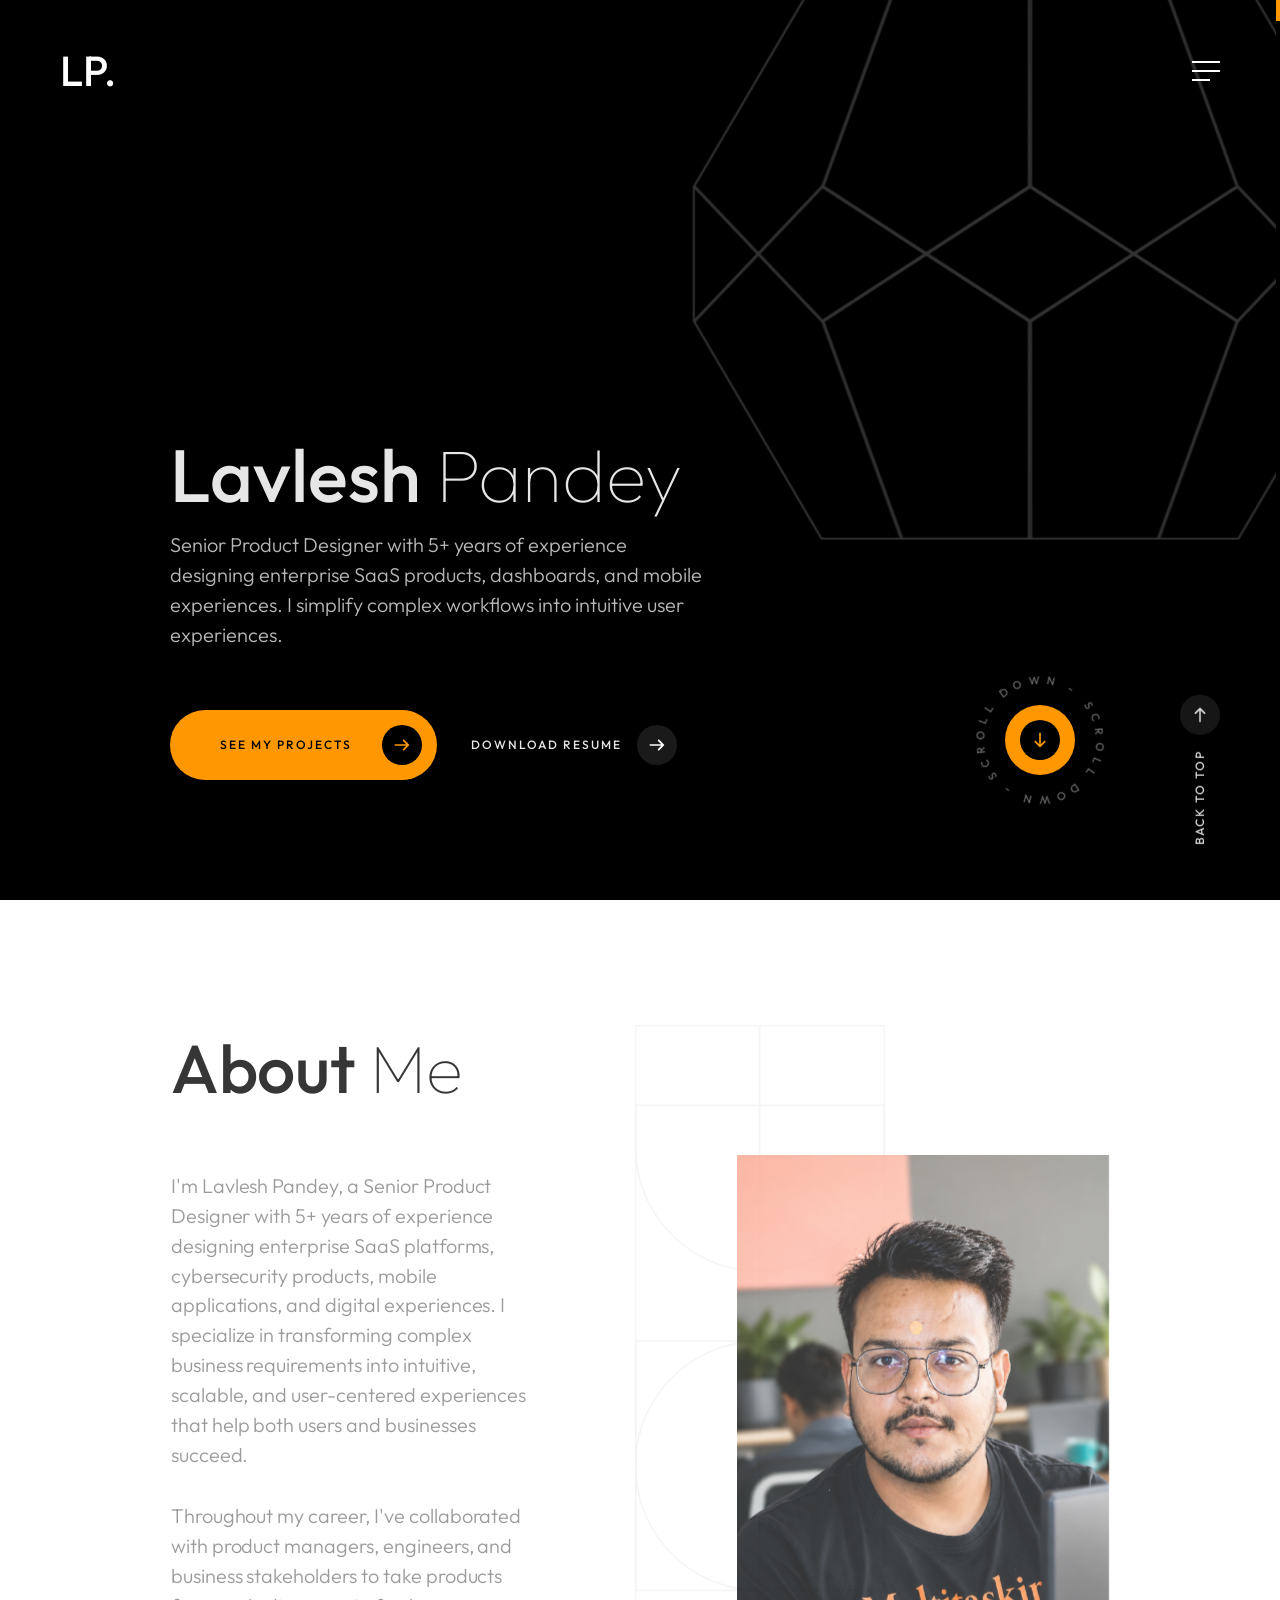
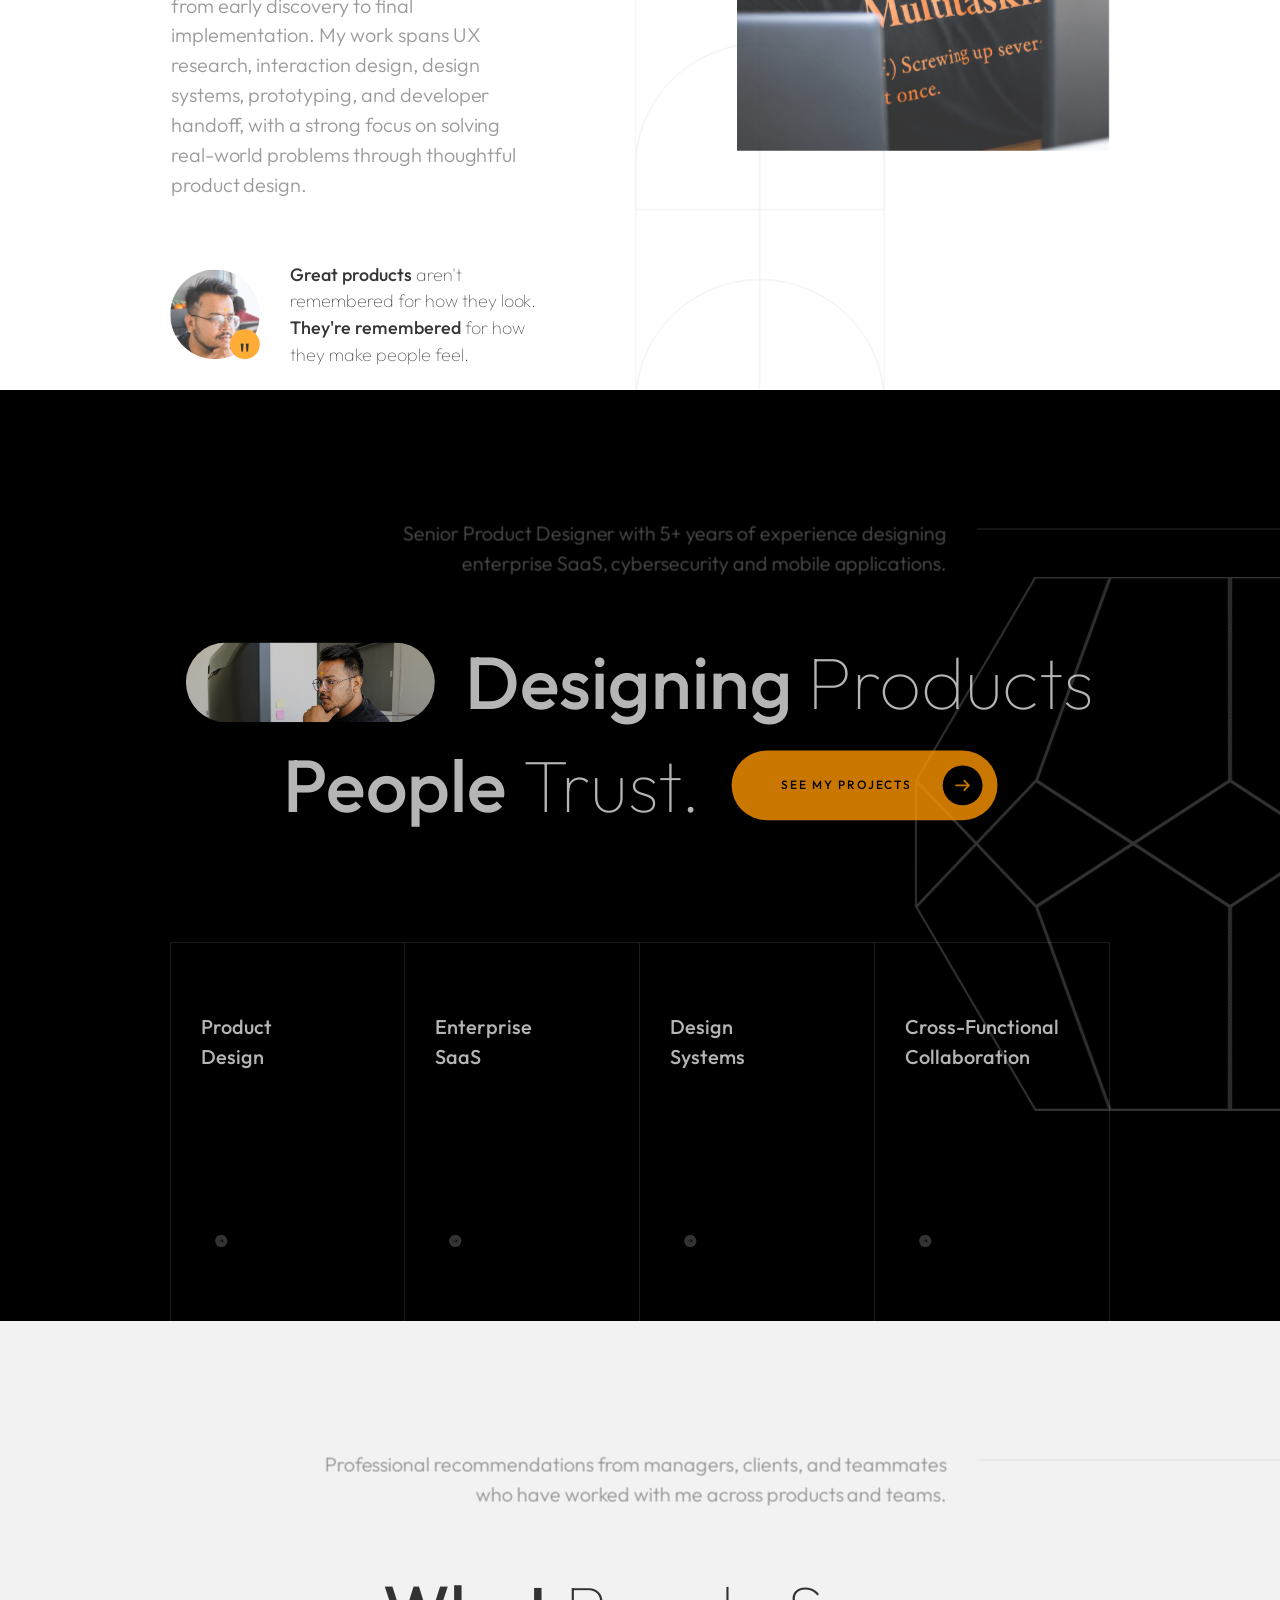
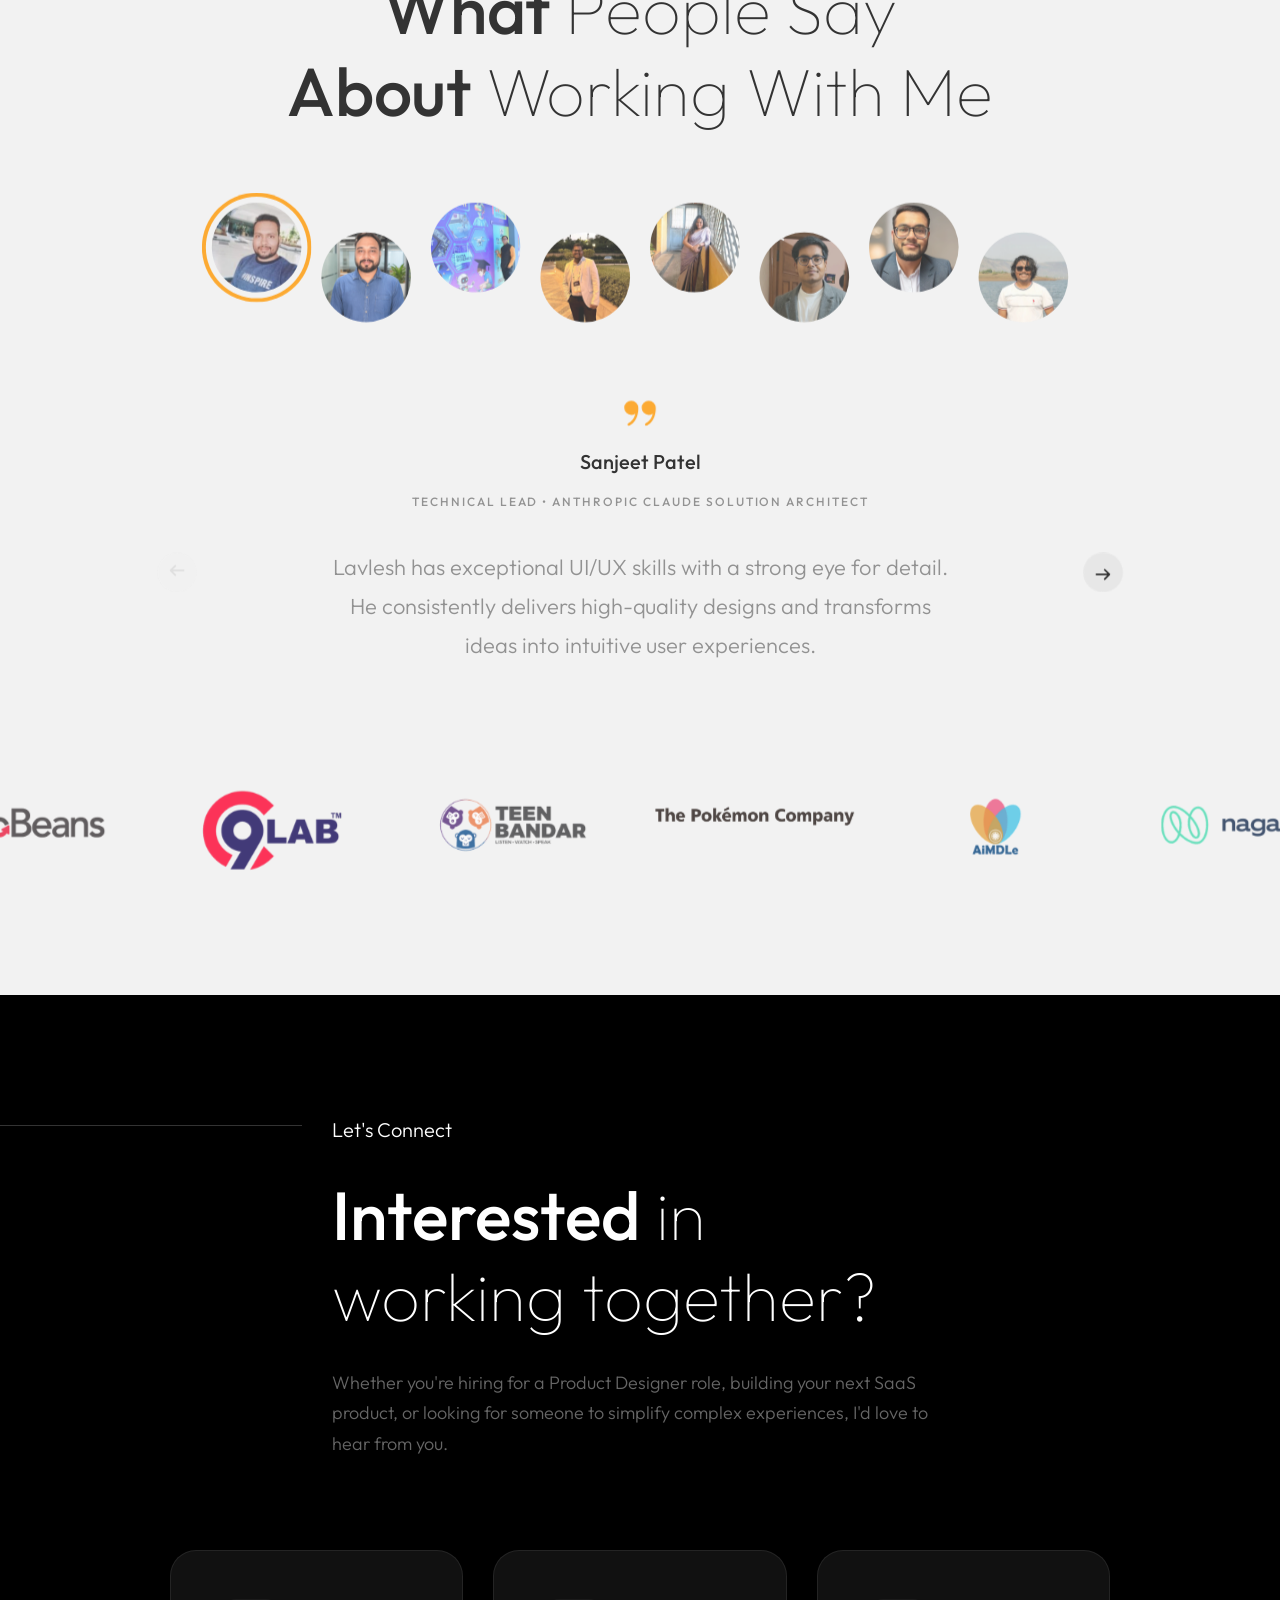
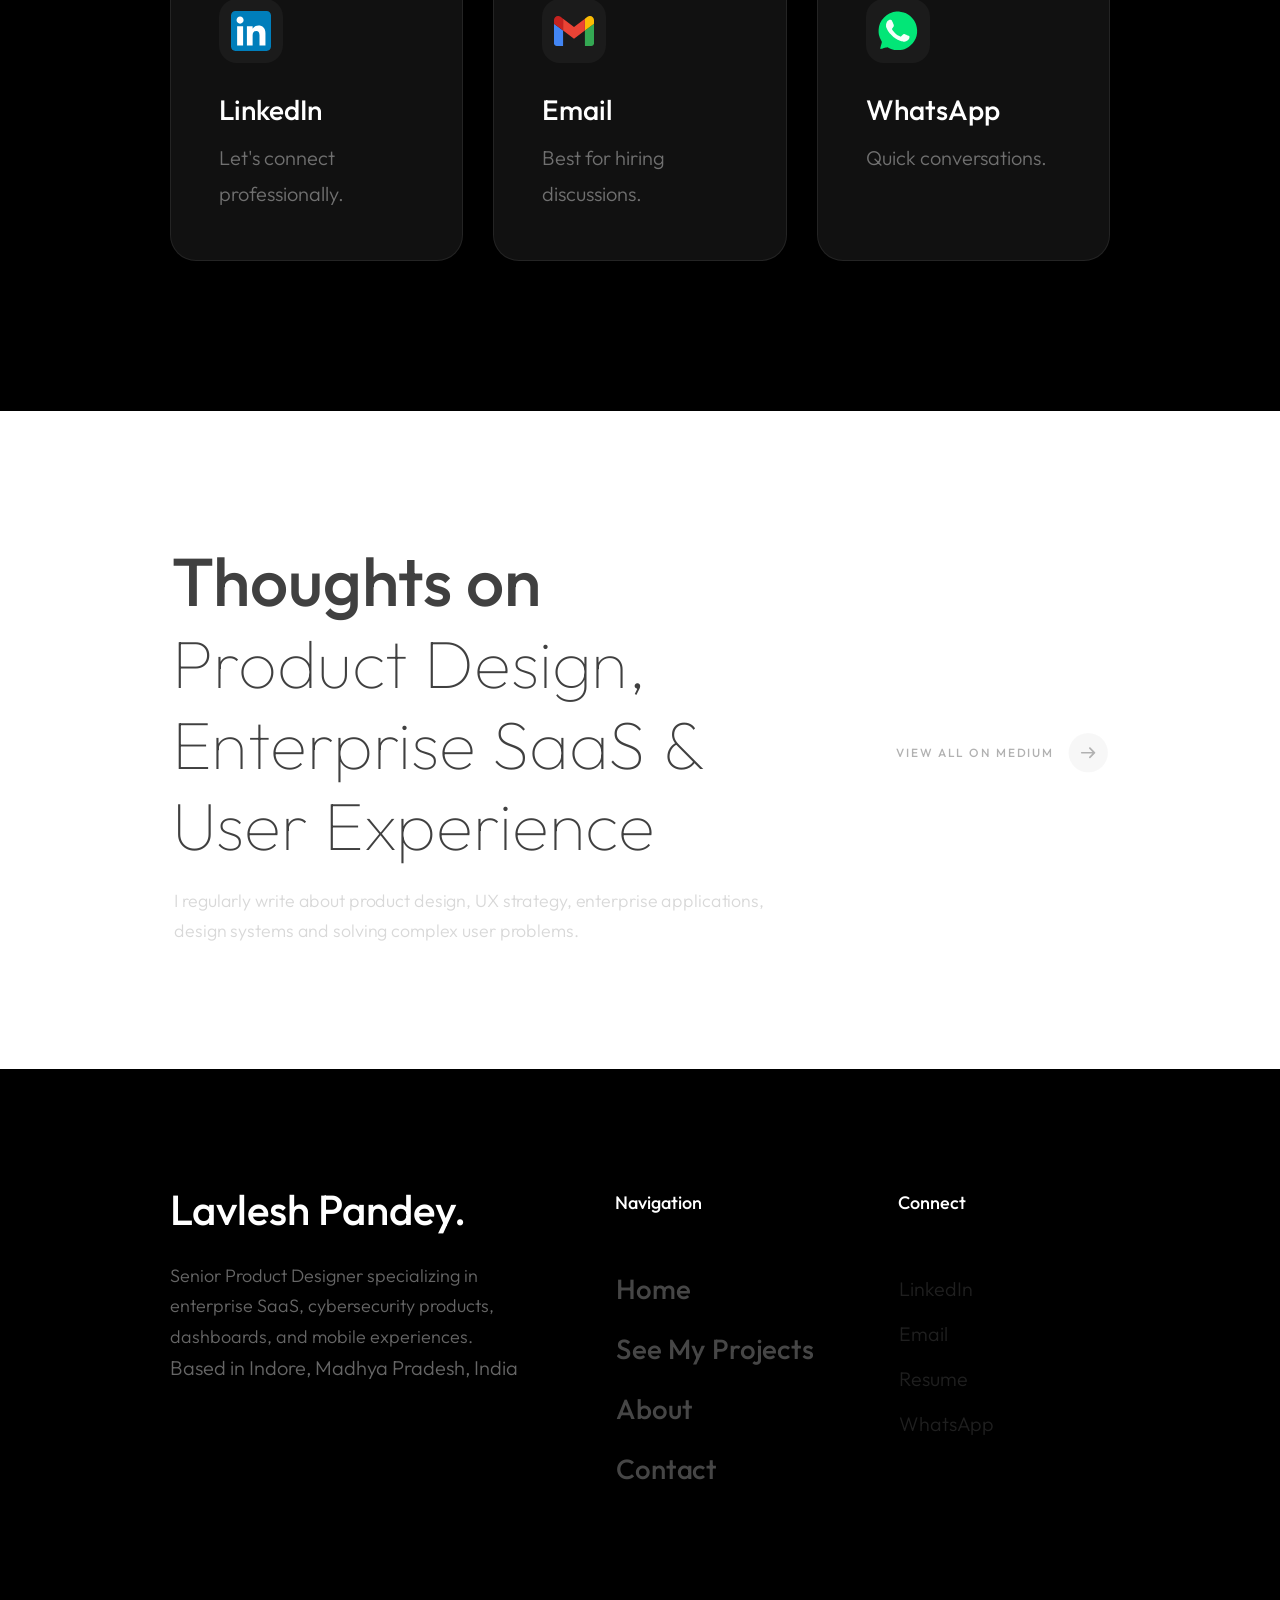
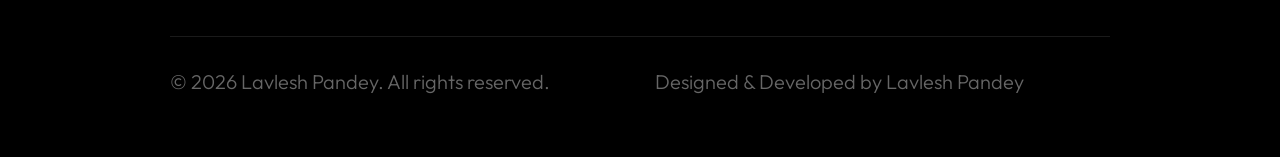
<file: index.html>
<!DOCTYPE html>
<html lang="en">

<head>

    <meta charset="UTF-8">
    <meta name="viewport" content="width=device-width, initial-scale=1.0">
    <meta http-equiv="X-UA-Compatible" content="ie=edge">

    <!-- Primary SEO -->
    <title>Lavlesh Pandey | Senior Product Designer</title>
    <meta name="description" content="Lavlesh Pandey is a Senior Product Designer with 5+ years of experience designing enterprise SaaS products, cybersecurity platforms, dashboards, and mobile experiences.">
    <meta name="author" content="Lavlesh Pandey">
    <!-- TODO: replace with the final production domain -->
    <link rel="canonical" href="https://www.lavleshpandey.in/">
    <meta name="theme-color" content="#0b0b0b">

    <!-- Open Graph -->
    <meta property="og:type" content="website">
    <meta property="og:title" content="Lavlesh Pandey | Senior Product Designer">
    <meta property="og:description" content="Senior Product Designer with 5+ years of experience designing enterprise SaaS products, dashboards, and mobile experiences.">
    <!-- TODO: replace with final production domain and OG image asset -->
    <meta property="og:url" content="https://www.lavleshpandey.in/">
    <meta property="og:image" content="img/og-image.jpg">
    <meta property="og:site_name" content="Lavlesh Pandey">

    <!-- Twitter -->
    <meta name="twitter:card" content="summary_large_image">
    <meta name="twitter:title" content="Lavlesh Pandey | Senior Product Designer">
    <meta name="twitter:description" content="Senior Product Designer with 5+ years of experience designing enterprise SaaS products, dashboards, and mobile experiences.">
    <meta name="twitter:image" content="img/og-image.jpg">
    <!-- TODO: add Twitter handle if available -->
    <!-- <meta name="twitter:site" content="@yourhandle"> -->

    <!-- Favicons -->
    <!-- TODO: replace with final favicon assets -->
   <link rel="icon" type="image/x-icon" href="favicon.ico">
    <link rel="icon" type="image/png" sizes="32x32" href="favicon-32x32.png">
    <link rel="icon" type="image/png" sizes="16x16" href="favicon-16x16.png">
    <link rel="apple-touch-icon" sizes="180x180" href="apple-touch-icon.png">
    <!-- bootstrap grid css -->
    <link rel="stylesheet" href="css/plugins/bootstrap-grid.css">
    <!-- font awesome css -->
    <link rel="stylesheet" href="css/plugins/font-awesome.min.css">
    <!-- swiper css -->
    <link rel="stylesheet" href="css/plugins/swiper.min.css">
    <!-- fancybox css -->
    <link rel="stylesheet" href="css/plugins/fancybox.min.css">
    <!-- Lavlesh Pandey scss -->
    <link rel="stylesheet" href="css/style.css">

</head>

<body>

    <!-- wrapper -->
    <div class="mil-wrapper" id="top">

        <!-- cursor -->
        <div class="mil-ball">
            <span class="mil-icon-1">
                <svg viewBox="0 0 128 128" aria-hidden="true" focusable="false">
                    <path d="M106.1,41.9c-1.2-1.2-3.1-1.2-4.2,0c-1.2,1.2-1.2,3.1,0,4.2L116.8,61H11.2l14.9-14.9c1.2-1.2,1.2-3.1,0-4.2	c-1.2-1.2-3.1-1.2-4.2,0l-20,20c-1.2,1.2-1.2,3.1,0,4.2l20,20c0.6,0.6,1.4,0.9,2.1,0.9s1.5-0.3,2.1-0.9c1.2-1.2,1.2-3.1,0-4.2	L11.2,67h105.5l-14.9,14.9c-1.2,1.2-1.2,3.1,0,4.2c0.6,0.6,1.4,0.9,2.1,0.9s1.5-0.3,2.1-0.9l20-20c1.2-1.2,1.2-3.1,0-4.2L106.1,41.9	z" />
                </svg>
            </span>
            <div class="mil-more-text">More</div>
            <div class="mil-choose-text">Сhoose</div>
        </div>
        <!-- cursor end -->

        <!-- scrollbar progress -->
        <div class="mil-progress-track">
            <div class="mil-progress"></div>
        </div>
        <!-- scrollbar progress end -->

       <!-- Menu -->
<div class="mil-menu-frame">

    <!-- Frame Clone -->
    <div class="mil-frame-top">
        <a href="index.html" class="mil-logo">LP.</a>

        <div class="mil-menu-btn" role="button" tabindex="0" aria-label="Open menu">
            <span></span>
        </div>
    </div>

    <div class="container">

        <div class="mil-menu-content">

            <div class="row justify-content-center">

                <div class="col-lg-12">

                    <nav class="mil-main-menu" id="swupMenu" aria-label="Primary Navigation">

                        <ul>

                            <li class="mil-up">
                                                <a href="index.html">Home</a>
                                            </li>

                                            <li class="mil-up">
                                                <a href="projects.html">See My Projects</a>
                                            </li>

                                            <li class="mil-up">
                                                <a href="#about">About</a>
                                            </li>

                                            <li class="mil-up">
                                                <a href="#contact">Contact</a>
                                            </li>

                            <li>
                                <a href="assets/resume/Lavlesh-Pandey-Resume.pdf"
                                   target="_blank"
                                   download
                                   data-no-swup>
                                    Resume
                                </a>
                            </li>

                        </ul>

                    </nav>

                </div>

            </div>

        </div>

    </div>

</div>
<!-- Menu End -->

        <!-- curtain -->
        <div class="mil-curtain"></div>
        <!-- curtain end -->

        <!-- frame -->
        <div class="mil-frame">
            <div class="mil-frame-top">
                <a href="index.html" class="mil-logo">LP.</a>
                <div class="mil-menu-btn" role="button" tabindex="0" aria-label="Open menu">
                    <span></span>
                </div>
            </div>
            <div class="mil-frame-bottom">
                <div class="mil-current-page"></div>
                <div class="mil-back-to-top">
                    <a href="#top" class="mil-link mil-dark mil-arrow-place">
                        <span>Back to top</span>
                    </a>
                </div>
            </div>
        </div>
        <!-- frame end -->

        <!-- content -->
        <div class="mil-content">
            <div id="swupMain" class="mil-main-transition">

                <!-- banner -->
                <section class="mil-banner mil-dark-bg">
                    <div class="mi-invert-fix">
                        <div class="mil-animation-frame">
                            <div class="mil-animation mil-position-1 mil-scale" data-value-1="7" data-value-2="1.6"></div>
                            <div class="mil-animation mil-position-2 mil-scale" data-value-1="4" data-value-2="1"></div>
                            <div class="mil-animation mil-position-3 mil-scale" data-value-1="1.2" data-value-2=".1"></div>
                        </div>

                        <div class="mil-gradient"></div>

                        <div class="container">
                            <div class="mil-banner-content mil-up">

                                <h1 class="mil-muted mil-mb-10">Lavlesh <span class="mil-thin">Pandey</span></h1>
                                <div class="row">
                                    <div class="col-md-7 col-lg-7">

                                        <p class="hero-description mil-mb-60">Senior Product Designer with 5+ years of experience designing enterprise SaaS products, dashboards, and mobile experiences. I simplify complex workflows into intuitive user experiences.</p>

                                    </div>
                                </div>

                                <a href="projects.html" class="mil-button mil-arrow-place mil-btn-space">
                                    <span>See My Projects</span>
                                </a>

                                <a href="assets/pdf/Lavlesh_Pandey UI UX Designer Resume.pdf" download="Lavlesh-Pandey-Resume.pdf"  target="_blank" rel="noopener" class="mil-link mil-muted mil-arrow-place">
                                    <span>Download 
                                        Resume</span>
                                </a>

                                <div class="mil-circle-text">
                                    <svg version="1.1" xmlns="http://www.w3.org/2000/svg" xmlns:xlink="http://www.w3.org/1999/xlink" x="0px" y="0px" viewBox="0 0 300 300" enable-background="new 0 0 300 300" xml:space="preserve" class="mil-ct-svg mil-rotate" data-value="360" role="img" aria-label="Scroll down">
                                        <defs>
                                            <path id="circlePath" d="M 150, 150 m -60, 0 a 60,60 0 0,1 120,0 a 60,60 0 0,1 -120,0 " />
                                        </defs>
                                        <circle cx="150" cy="100" r="75" fill="none" />
                                        <g>
                                            <use xlink:href="#circlePath" fill="none" />
                                            <text style="letter-spacing: 6.5px">
                                                <!-- circle text -->
                                                <textPath xlink:href="#circlePath">Scroll down - Scroll down - </textPath>
                                            </text>
                                        </g>
                                    </svg>
                                    <a href="#about" class="mil-button mil-arrow-place mil-icon-button mil-arrow-down" aria-label="Scroll down to About section"></a>
                                </div>

                            </div>
                        </div>
                    </div>
                </section>
                <!-- banner end -->

                <!-- about -->
                <section id="about">
                    <div class="container mil-p-120-30">
                        <div class="row justify-content-between align-items-center">
                            <div class="col-lg-6 col-xl-5">

                                <div class="mil-mb-70">
                                    <h2 class="mil-up mil-mb-60">About <span class="mil-thin">Me</span></h2>
                                    <p class="mil-up mil-mb-30">I'm Lavlesh Pandey, a Senior Product Designer with 5+ years of experience designing enterprise SaaS platforms, cybersecurity products, mobile applications, and digital experiences. I specialize in transforming complex business requirements into intuitive, scalable, and user-centered experiences that help both users and businesses succeed.</p>

                                    <p class="mil-up mil-mb-60">Throughout my career, I've collaborated with product managers, engineers, and business stakeholders to take products from early discovery to final implementation. My work spans UX research, interaction design, design systems, prototyping, and developer handoff, with a strong focus on solving real-world problems through thoughtful product design.</p>

                                    <div class="mil-about-quote">
                                        <div class="mil-avatar mil-up">
                                            <img src="img/faces/customers/22.jpg" alt="Lavlesh Pandey">
                                        </div>
                                        <h6 class="mil-quote mil-up">
                                            Great products <span class="mil-thin">aren't remembered for how they look.</span>
                                            They're remembered <span class="mil-thin">for how they make people feel.</span>
                                        </h6>
                                    </div>
                                </div>

                            </div>
                            <div class="col-lg-5">

                                <div class="mil-about-photo mil-mb-90">
                                    <div class="mil-lines-place"></div>
                                    <div class="mil-up mil-img-frame" style="padding-bottom: 160%;">
                                        <img src="img/photo/1.jpg" alt="Lavlesh Pandey, Senior Product Designer" class="mil-scale" data-value-1="1" data-value-2="1.2">
                                    </div>
                                </div>

                            </div>
                        </div>
                    </div>
                </section>
                <!-- about end -->

                <!-- services -->
                <section class="mil-dark-bg">
                    <div class="mi-invert-fix">
                        <div class="mil-animation-frame">
                            <div class="mil-animation mil-position-1 mil-scale" data-value-1="2.4" data-value-2="1.4" style="top: 300px; right: -100px"></div>
                            <div class="mil-animation mil-position-2 mil-scale" data-value-1="2" data-value-2="1" style="left: 150px"></div>
                        </div>
                        <div class="container mil-p-120-0">

                            <div class="mil-mb-120">
                                <div class="row">
                                    <div class="col-lg-10">

                                        <span class="mil-suptitle mil-light-soft mil-suptitle-right mil-up">Senior Product Designer with 5+ years of experience designing <br> enterprise SaaS, cybersecurity and mobile applications.</span>

                                    </div>
                                </div>

                                <div class="mil-complex-text justify-content-center mil-up mil-mb-15">

                                    <span class="mil-text-image"><img src="img/photo/2.jpg" alt="Lavlesh Pandey at work"></span>
                                    <h2 class="mil-h1 mil-muted mil-center">Designing <span class="mil-thin">Products</span></h2>

                                </div>
                                <div class="mil-complex-text justify-content-center mil-up">

                                    <h2 class="mil-h1 mil-muted mil-center">People <span class="mil-thin">Trust.</span></h2>
                                    <a href="services.html" class="mil-services-button mil-button mil-arrow-place"><span>SEE MY PROJECTS</span></a>

                                </div>
                            </div>

                            <div class="row mil-services-grid m-0">

                                <div class="col-md-6 col-lg-3 mil-services-grid-item p-0">

                                    <a href="skills.html" class="mil-service-card-sm mil-up">
                                        <h5 class="mil-muted mil-mb-30">Product <br>Design</h5>
                                        <p class="mil-light-soft mil-mb-30">
                                            Transforming complex business requirements into intuitive, user-centered digital products that balance user needs with business goals.
                                        </p>
                                        <div class="mil-button mil-icon-button-sm mil-arrow-place"></div>
                                    </a>

                                </div>

                                <div class="col-md-6 col-lg-3 mil-services-grid-item p-0">

                                    <a href="skills.html" class="mil-service-card-sm mil-up">
                                        <h5 class="mil-muted mil-mb-30">Enterprise <br>SaaS</h5>
                                        <p class="mil-light-soft mil-mb-30">
                                            Designing scalable dashboards, monitoring platforms, and enterprise applications focused on clarity, efficiency, and decision-making.
                                        </p>
                                        <div class="mil-button mil-icon-button-sm mil-arrow-place"></div>
                                    </a>

                                </div>

                                <div class="col-md-6 col-lg-3 mil-services-grid-item p-0">

                                    <a href="skills.html" class="mil-service-card-sm mil-up">
                                        <h5 class="mil-muted mil-mb-30">Design <br>Systems</h5>
                                        <p class="mil-light-soft mil-mb-30">
                                            Building reusable components and scalable design foundations that improve consistency, collaboration, and development speed.
                                        </p>
                                        <div class="mil-button mil-icon-button-sm mil-arrow-place"></div>
                                    </a>

                                </div>

                                <div class="col-md-6 col-lg-3 mil-services-grid-item p-0">

                                    <a href="skills.html" class="mil-service-card-sm mil-up">
                                        <h5 class="mil-muted mil-mb-30">Cross-Functional <br>Collaboration</h5>
                                        <p class="mil-light-soft mil-mb-30">
                                            Working closely with product managers, engineers, and stakeholders to transform ideas into production-ready digital experiences.
                                        </p>
                                        <div class="mil-button mil-icon-button-sm mil-arrow-place"></div>
                                    </a>

                                </div>

                            </div>
                        </div>
                    </div>
                </section>
                <!-- services end -->

                <!-- reviews -->
                <section class="mil-soft-bg">
                    <div class="container mil-p-120-120">

                        <div class="row">
                            <div class="col-lg-10">

                                <span class="mil-suptitle mil-suptitle-right mil-suptitle-dark mil-up">Professional recommendations from managers, clients, and teammates <br>
                                who have worked with me across products and teams.</span>

                            </div>
                        </div>

                        <h2 class="mil-center mil-up mil-mb-60">What <span class="mil-thin">People Say</span> <br>About <span class="mil-thin">Working With Me</span></h2>

                        <div class="mil-revi-pagination mil-up mil-mb-60"></div>

                        <div class="row mil-relative justify-content-center">
                            <div class="col-lg-8">

                                <div class="mil-slider-nav mil-soft mil-reviews-nav mil-up">
                                    <div class="mil-slider-arrow mil-prev mil-revi-prev mil-arrow-place" role="button" tabindex="0" aria-label="Previous review"></div>
                                    <div class="mil-slider-arrow mil-revi-next mil-arrow-place" role="button" tabindex="0" aria-label="Next review"></div>
                                </div>

                                <svg xmlns="http://www.w3.org/2000/svg" viewBox="0 0 48 48" class="mil-quote-icon mil-up" aria-hidden="true" focusable="false">
                                    <path d="M 13.5 10 A 8.5 8.5 0 0 0 13.5 27 A 8.5 8.5 0 0 0 18.291016 25.519531 C 17.422273 29.222843 15.877848 31.803343 14.357422 33.589844 C 12.068414 36.279429 9.9433594 37.107422 9.9433594 37.107422 A 1.50015 1.50015 0 1 0 11.056641 39.892578 C 11.056641 39.892578 13.931586 38.720571 16.642578 35.535156 C 19.35357 32.349741 22 27.072581 22 19 A 1.50015 1.50015 0 0 0 21.984375 18.78125 A 8.5 8.5 0 0 0 13.5 10 z M 34.5 10 A 8.5 8.5 0 0 0 34.5 27 A 8.5 8.5 0 0 0 39.291016 25.519531 C 38.422273 29.222843 36.877848 31.803343 35.357422 33.589844 C 33.068414 36.279429 30.943359 37.107422 30.943359 37.107422 A 1.50015 1.50015 0 1 0 32.056641 39.892578 C 32.056641 39.892578 34.931586 38.720571 37.642578 35.535156 C 40.35357 32.349741 43 27.072581 43 19 A 1.50015 1.50015 0 0 0 42.984375 18.78125 A 8.5 8.5 0 0 0 34.5 10 z" fill="#000000" />
                                </svg>

                                <div class="swiper-container mil-reviews-slider">
                                    <div class="swiper-wrapper">

                                        <!-- Sanjeet Patel -->
                                        <div class="swiper-slide">
                                            <div class="mil-review-frame mil-center" data-swiper-parallax="-200" data-swiper-parallax-opacity="0">
                                                <h5 class="mil-up mil-mb-10">Sanjeet Patel</h5>
                                                <p class="mil-mb-5 mil-upper mil-up mil-mb-30">
                                                    Technical Lead • Anthropic Claude Solution Architect
                                                </p>

                                                <!-- TODO: replace with Sanjeet Patel's actual LinkedIn URL -->
                                                <a href="#" class="mil-review-link">

                                                    <p class="mil-text-xl mil-up">
                                                        Lavlesh has exceptional UI/UX skills with a strong eye for detail.
                                                        He consistently delivers high-quality designs and transforms ideas
                                                        into intuitive user experiences.
                                                    </p>

                                                </a>
                                            </div>
                                        </div>

                                        <!-- Praveen Dhakad -->
                                        <div class="swiper-slide">
                                            <div class="mil-review-frame mil-center" data-swiper-parallax="-200" data-swiper-parallax-opacity="0">
                                                <h5 class="mil-up mil-mb-10">Praveen Dhakad</h5>
                                                <p class="mil-mb-5 mil-upper mil-up mil-mb-30">
                                                    Engineering Head • C9LAB
                                                </p>

                                                <!-- TODO: replace with Praveen Dhakad's actual LinkedIn URL -->
                                                <a href="#" class="mil-review-link">

                                                    <p class="mil-text-xl mil-up">
                                                        Lavlesh combines creativity with smart design thinking and strong teamwork.
                                                        He takes ownership, solves problems, and consistently delivers impressive results.
                                                    </p>

                                                </a>
                                            </div>
                                        </div>

                                        <!-- Netram Patel -->
                                        <div class="swiper-slide">
                                            <div class="mil-review-frame mil-center" data-swiper-parallax="-200" data-swiper-parallax-opacity="0">
                                                <h5 class="mil-up mil-mb-10">Netram Patel</h5>
                                                <p class="mil-mb-5 mil-upper mil-up mil-mb-30">
                                                    Founder • EdTech
                                                </p>

                                                <!-- TODO: replace with Netram Patel's actual LinkedIn URL -->
                                                <a href="#" class="mil-review-link">

                                                    <p class="mil-text-xl mil-up">
                                                        Lavlesh is a phenomenal UI/UX designer with exceptional dedication
                                                        and technical expertise. His professionalism makes him a valuable team member.
                                                    </p>

                                                </a>
                                            </div>
                                        </div>

                                        <!-- Aman Kushwah -->
                                        <div class="swiper-slide">
                                            <div class="mil-review-frame mil-center" data-swiper-parallax="-200" data-swiper-parallax-opacity="0">
                                                <h5 class="mil-up mil-mb-10">Aman Kushwah</h5>
                                                <p class="mil-mb-5 mil-upper mil-up mil-mb-30">
                                                    Product Manager • C9LAB
                                                </p>

                                                <!-- TODO: replace with Aman Kushwah's actual LinkedIn URL -->
                                                <a href="#" class="mil-review-link">

                                                    <p class="mil-text-xl mil-up">
                                                        Lavlesh consistently delivers high-quality designs while meeting deadlines.
                                                        His creativity and commitment make him a dependable designer.
                                                    </p>

                                                </a>
                                            </div>
                                        </div>

                                        <!-- Sneha Sidharth -->
                                        <div class="swiper-slide">
                                            <div class="mil-review-frame mil-center" data-swiper-parallax="-200" data-swiper-parallax-opacity="0">
                                                <h5 class="mil-up mil-mb-10">Sneha Sidharth</h5>
                                                <p class="mil-mb-5 mil-upper mil-up mil-mb-30">
                                                    Project Manager
                                                </p>

                                                <!-- TODO: replace with Sneha Sidharth's actual LinkedIn URL -->
                                                <a href="#" class="mil-review-link">

                                                    <p class="mil-text-xl mil-up">
                                                        Lavlesh quickly took ownership of the project and delivered efficient,
                                                        user-friendly interaction designs. He is hardworking and highly reliable.
                                                    </p>

                                                </a>
                                            </div>
                                        </div>

                                        <!-- Akash Gautam -->
                                        <div class="swiper-slide">
                                            <div class="mil-review-frame mil-center" data-swiper-parallax="-200" data-swiper-parallax-opacity="0">
                                                <h5 class="mil-up mil-mb-10">Akash Gautam</h5>
                                                <p class="mil-mb-5 mil-upper mil-up mil-mb-30">
                                                    Business Development Associate
                                                </p>

                                                <!-- TODO: replace with Akash Gautam's actual LinkedIn URL -->
                                                <a href="#" class="mil-review-link">

                                                    <p class="mil-text-xl mil-up">
                                                        Working with Lavlesh was a great experience. He consistently delivered
                                                        beyond expectations with professionalism and dedication.
                                                    </p>

                                                </a>
                                            </div>
                                        </div>

                                        <!-- Harshit Kumar Gupta -->
                                        <div class="swiper-slide">
                                            <div class="mil-review-frame mil-center" data-swiper-parallax="-200" data-swiper-parallax-opacity="0">
                                                <h5 class="mil-up mil-mb-10">Harshit Kumar Gupta</h5>
                                                <p class="mil-mb-5 mil-upper mil-up mil-mb-30">
                                                    Client • Aforro
                                                </p>

                                                <!-- TODO: replace with Harshit Kumar Gupta's actual LinkedIn URL -->
                                                <a href="#" class="mil-review-link">

                                                    <p class="mil-text-xl mil-up">
                                                        Lavlesh is a talented and approachable UI/UX designer who welcomes
                                                        feedback and consistently delivers quality work.
                                                    </p>

                                                </a>
                                            </div>
                                        </div>

                                        <!-- Gaurav Sharma -->
                                        <div class="swiper-slide">
                                            <div class="mil-review-frame mil-center" data-swiper-parallax="-200" data-swiper-parallax-opacity="0">
                                                <h5 class="mil-up mil-mb-10">Gaurav Sharma</h5>
                                                <p class="mil-mb-5 mil-upper mil-up mil-mb-30">
                                                    Founder
                                                </p>

                                                <!-- TODO: replace with Gaurav Sharma's actual LinkedIn URL -->
                                                <a href="#" class="mil-review-link">

                                                    <p class="mil-text-xl mil-up">
                                                        Lavlesh delivered outstanding work on multiple projects.
                                                        I would confidently recommend him for future UI/UX projects.
                                                    </p>

                                                </a>
                                            </div>
                                        </div>

                                    </div>
                                </div>

                            </div>
                        </div>

                    </div>
                </section>
                <!-- reviews end -->

                <!-- partners -->
                <div class="mil-soft-bg">
                    <div class="container mil-p-0-120">

                        <div class="swiper-container mil-infinite-show mil-up">
                            <div class="swiper-wrapper">
                                <div class="swiper-slide">
                                    <a href="#." class="mil-partner-frame" style="width: 200px;"><img src="img/partners/infobeans.png" alt="InfoBeans logo"></a>
                                </div>
                                <div class="swiper-slide">
                                    <a href="#." class="mil-partner-frame" style="width: 200px;"><img src="img/partners/c9lab.png" alt="C9Lab logo"></a>
                                </div>
                                <div class="swiper-slide">
                                    <a href="#." class="mil-partner-frame" style="width: 200px;"><img src="img/partners/Teen Bander.png" alt="Teen Bander logo"></a>
                                </div>
                                <div class="swiper-slide">
                                    <a href="#." class="mil-partner-frame" style="width: 200px;"><img src="img/partners/TPC.png" alt="TPC logo"></a>
                                </div>
                                <div class="swiper-slide">
                                    <a href="#." class="mil-partner-frame" style="width: 200px;"><img src="img/partners/aimdle.png" alt="Aimdle logo"></a>
                                </div>
                                <div class="swiper-slide">
                                    <a href="#." class="mil-partner-frame" style="width: 200px;"><img src="img/partners/Nagarro.png" alt="Nagarro logo"></a>
                                </div>
                                <div class="swiper-slide">
                                    <a href="#." class="mil-partner-frame" style="width: 200px;"><img src="img/partners/aforro.png" alt="Aforro logo"></a>
                                </div>
                            </div>
                        </div>

                    </div>
                </div>
                <!-- partners end -->

                <!-- contact -->
                <section class="mil-dark-bg" id="contact">

                    <div class="mi-invert-fix">

                        <div class="container mil-p-120-120">

                            <!-- heading -->
                            <div class="row justify-content-center mil-mb-90">

                                <div class="col-xl-8 text-center">

                                    <span class="mil-suptitle mil-light mil-mb-30">
                                        Let's Connect
                                    </span>

                                    <h2 class="mil-light mil-mb-30">
                                        Interested<span class="mil-thin"> in working together?</span>
                                    </h2>

                                    <p class="mil-light-soft mil-text-lg">
                                        Whether you're hiring for a Product Designer role,
                                        building your next SaaS product, or looking for someone
                                        to simplify complex experiences, I'd love to hear from you.
                                    </p>

                                </div>

                            </div>

                            <!-- cards -->
                            <div class="row">

                                <!-- LinkedIn -->
                                <div class="col-lg-4 mil-mb-30">

                                    <!-- TODO: replace with actual LinkedIn profile URL -->
                                    <a href="https://www.linkedin.com/in/lavleshpandey" data-no-swup class="mil-contact-card">

                                        <div class="mil-contact-icon">
                                            <img style="width: 40px;" src="img/icons/LinkedIn_icon.svg" alt="LinkedIn icon">
                                        </div>

                                        <h4 class="mil-light">
                                            LinkedIn
                                        </h4>

                                        <p class="mil-light-soft">
                                            Let's connect professionally.
                                        </p>

                                    </a>

                                </div>

                                <!-- Email -->
                                <div class="col-lg-4 mil-mb-30">

                                    <a href="mailto:lavleshpandey2024@gmail.com" data-no-swup class="mil-contact-card">

                                        <div class="mil-contact-icon">
                                            <img style="width: 40px;" src="img/icons/Gmail_icon_(2020).svg" alt="Email icon">
                                        </div>

                                        <h4 class="mil-light">
                                            Email
                                        </h4>

                                        <p class="mil-light-soft">
                                            Best for hiring discussions.
                                        </p>

                                    </a>

                                </div>

                                <!-- WhatsApp -->
                                <div class="col-lg-4 mil-mb-30">

                                    <!-- TODO: replace with actual WhatsApp number -->
                                    <a href="https://wa.me/917000790745" data-no-swup class="mil-contact-card">

                                        <div class="mil-contact-icon">
                                            <img style="width: 40px;" src="img/icons/WhatsApp_Logo.svg" alt="WhatsApp icon">
                                        </div>

                                        <h4 class="mil-light">
                                            WhatsApp
                                        </h4>

                                        <p class="mil-light-soft">
                                            Quick conversations.
                                        </p>

                                    </a>

                                </div>

                            </div>

                        </div>

                    </div>

                </section>
                <!-- contact end -->

                <!-- insights -->
                <section id="insights">
                    <div class="container mil-p-120-60">

                        <div class="row align-items-center mil-mb-60">

                            <div class="col-lg-8 mil-mb-30">

                            

                                <h2 class="mil-up">
                                    Thoughts on <span class="mil-thin">Product Design, Enterprise SaaS & User Experience</span>
                                </h2>

                                <p class="mil-text-lg mil-up mil-mt-30">
                                    I regularly write about product design, UX strategy, enterprise
                                    applications, design systems and solving complex user problems.
                                </p>

                            </div>

                            <div class="col-lg-4 mil-mb-30">

                                <div class="mil-adaptive-right mil-up">

                                    <a href="https://medium.com/@lavleshpandey2021" target="_blank" rel="noopener noreferrer" data-no-swup class="mil-link mil-dark mil-arrow-place"> <span>View all on Medium</span> </a>

                                </div>

                            </div>

                        </div>

                    </div>
                </section>
                <!-- insights end -->

                <!-- footer -->
                <footer class="mil-dark-bg">
                    <div class="mi-invert-fix">

                        <div class="container mil-p-120-60">

                            <div class="row justify-content-between">

                                <!-- left -->
                                <div class="col-lg-5 mil-mb-60">

                                    <div class="mil-logo mil-light mil-mb-30">
                                        Lavlesh Pandey.
                                    </div>

                                    <p class="mil-light-soft mil-text-lg mil-mb-40">
                                        Senior Product Designer specializing in enterprise SaaS,
                                        cybersecurity products, dashboards, and mobile experiences.
                                    </p>

                                    <p class="mil-light-soft">
                                        Based in Indore, Madhya Pradesh, India
                                    </p>

                                </div>

                                <!-- navigation -->
                                <div class="col-lg-3 mil-mb-60">

                                    <h6 class="mil-light mil-mb-30">
                                        Navigation
                                    </h6>

                                    <nav class="mil-footer-menu" aria-label="Footer">

                                        <ul>

                                            <li class="mil-up">
                                                <a href="index.html">Home</a>
                                            </li>

                                            <li class="mil-up">
                                                <a href="projects.html">See My Projects</a>
                                            </li>

                                            <li class="mil-up">
                                                <a href="#about">About</a>
                                            </li>

                                            <li class="mil-up">
                                                <a href="#contact">Contact</a>
                                            </li>

                                        </ul>

                                    </nav>

                                </div>

                                <!-- connect -->
                                <div class="col-lg-3 mil-mb-60">

                                    <h6 class="mil-light mil-mb-30">
                                        Connect
                                    </h6>

                                    <ul class="mil-menu-list">

                                        <li class="mil-up">
                                            <!-- TODO: replace with actual LinkedIn profile URL -->
                                            <a href="https://www.linkedin.com/in/lavleshpandey" data-no-swup class="mil-light-soft">
                                                LinkedIn
                                            </a>
                                        </li>

                                        <li class="mil-up">
                                            <a href="mailto:lavleshpandey2024@gmail.com" data-no-swup class="mil-light-soft">
                                                Email
                                            </a>
                                        </li>

                                        <li class="mil-up">
                                            <a href="assets/pdf/Lavlesh_Pandey UI UX Designer Resume.pdf" download="Lavlesh-Pandey-Resume.pdf" rel="noopener" class="mil-light-soft">
                                                Resume
                                            </a>
                                        </li>

                                        <li class="mil-up">
                                            <!-- TODO: replace with actual WhatsApp number -->
                                            <a href="https://wa.me/917000790745" data-no-swup class="mil-light-soft">
                                                WhatsApp
                                            </a>
                                        </li>

                                    </ul>

                                </div>

                            </div>

                            <div class="mil-divider mil-mb-30"></div>

                            <div class="row align-items-center">

                                <div class="col-lg-6">

                                    <p class="mil-light-soft">
                                        © 2026 Lavlesh Pandey. All rights reserved.
                                    </p>

                                </div>

                                <div class="col-lg-6 text-lg-end">

                                    <p class="mil-light-soft">
                                        Designed &amp; Developed by Lavlesh Pandey
                                    </p>

                                </div>

                            </div>

                        </div>

                    </div>
                </footer>
                <!-- footer end -->

                <!-- hidden elements -->
                <div class="mil-hidden-elements" aria-hidden="true">
                    <div class="mil-dodecahedron">
                        <div class="mil-pentagon">
                            <div></div>
                            <div></div>
                            <div></div>
                            <div></div>
                            <div></div>
                        </div>
                        <div class="mil-pentagon">
                            <div></div>
                            <div></div>
                            <div></div>
                            <div></div>
                            <div></div>
                        </div>
                        <div class="mil-pentagon">
                            <div></div>
                            <div></div>
                            <div></div>
                            <div></div>
                            <div></div>
                        </div>
                        <div class="mil-pentagon">
                            <div></div>
                            <div></div>
                            <div></div>
                            <div></div>
                            <div></div>
                        </div>
                        <div class="mil-pentagon">
                            <div></div>
                            <div></div>
                            <div></div>
                            <div></div>
                            <div></div>
                        </div>
                        <div class="mil-pentagon">
                            <div></div>
                            <div></div>
                            <div></div>
                            <div></div>
                            <div></div>
                        </div>
                        <div class="mil-pentagon">
                            <div></div>
                            <div></div>
                            <div></div>
                            <div></div>
                            <div></div>
                        </div>
                        <div class="mil-pentagon">
                            <div></div>
                            <div></div>
                            <div></div>
                            <div></div>
                            <div></div>
                        </div>
                        <div class="mil-pentagon">
                            <div></div>
                            <div></div>
                            <div></div>
                            <div></div>
                            <div></div>
                        </div>
                        <div class="mil-pentagon">
                            <div></div>
                            <div></div>
                            <div></div>
                            <div></div>
                            <div></div>
                        </div>
                        <div class="mil-pentagon">
                            <div></div>
                            <div></div>
                            <div></div>
                            <div></div>
                            <div></div>
                        </div>
                        <div class="mil-pentagon">
                            <div></div>
                            <div></div>
                            <div></div>
                            <div></div>
                            <div></div>
                        </div>
                    </div>

                    <svg xmlns="http://www.w3.org/2000/svg" viewBox="0 0 24 24" class="mil-arrow" aria-hidden="true" focusable="false">
                        <path d="M 14 5.3417969 C 13.744125 5.3417969 13.487969 5.4412187 13.292969 5.6367188 L 13.207031 5.7226562 C 12.816031 6.1136563 12.816031 6.7467188 13.207031 7.1367188 L 17.070312 11 L 4 11 C 3.448 11 3 11.448 3 12 C 3 12.552 3.448 13 4 13 L 17.070312 13 L 13.207031 16.863281 C 12.816031 17.254281 12.816031 17.887344 13.207031 18.277344 L 13.292969 18.363281 C 13.683969 18.754281 14.317031 18.754281 14.707031 18.363281 L 20.363281 12.707031 C 20.754281 12.316031 20.754281 11.682969 20.363281 11.292969 L 14.707031 5.6367188 C 14.511531 5.4412187 14.255875 5.3417969 14 5.3417969 z" />
                    </svg>

                    <svg width="250" viewBox="0 0 300 1404" fill="none" xmlns="http://www.w3.org/2000/svg" class="mil-lines" aria-hidden="true" focusable="false">
                        <path fill-rule="evenodd" clip-rule="evenodd" d="M1 892L1 941H299V892C299 809.71 232.29 743 150 743C67.7096 743 1 809.71 1 892ZM0 942H300V892C300 809.157 232.843 742 150 742C67.1573 742 0 809.157 0 892L0 942Z" class="mil-move" />
                        <path fill-rule="evenodd" clip-rule="evenodd" d="M299 146V97L1 97V146C1 228.29 67.7096 295 150 295C232.29 295 299 228.29 299 146ZM300 96L0 96V146C0 228.843 67.1573 296 150 296C232.843 296 300 228.843 300 146V96Z" class="mil-move" />
                        <path fill-rule="evenodd" clip-rule="evenodd" d="M299 1H1V1403H299V1ZM0 0V1404H300V0H0Z" />
                        <path fill-rule="evenodd" clip-rule="evenodd" d="M150 -4.37115e-08L150 1404L149 1404L149 0L150 -4.37115e-08Z" />
                        <path fill-rule="evenodd" clip-rule="evenodd" d="M150 1324C232.29 1324 299 1257.29 299 1175C299 1092.71 232.29 1026 150 1026C67.7096 1026 1 1092.71 1 1175C1 1257.29 67.7096 1324 150 1324ZM150 1325C232.843 1325 300 1257.84 300 1175C300 1092.16 232.843 1025 150 1025C67.1573 1025 0 1092.16 0 1175C0 1257.84 67.1573 1325 150 1325Z" class="mil-move" />
                        <path fill-rule="evenodd" clip-rule="evenodd" d="M300 1175H0V1174H300V1175Z" class="mil-move" />
                        <path fill-rule="evenodd" clip-rule="evenodd" d="M150 678C232.29 678 299 611.29 299 529C299 446.71 232.29 380 150 380C67.7096 380 1 446.71 1 529C1 611.29 67.7096 678 150 678ZM150 679C232.843 679 300 611.843 300 529C300 446.157 232.843 379 150 379C67.1573 379 0 446.157 0 529C0 611.843 67.1573 679 150 679Z" class="mil-move" />
                        <path fill-rule="evenodd" clip-rule="evenodd" d="M299 380H1V678H299V380ZM0 379V679H300V379H0Z" class="mil-move" />
                    </svg>
                </div>
                <!-- hidden elements end -->

            </div>
        </div>
        <!-- content -->
    </div>
    <!-- wrapper end -->

    <!-- jQuery js -->
    <script src="js/plugins/jquery.min.js"></script>
    <!-- swup js -->
    <script src="js/plugins/swup.min.js"></script>
    <!-- swiper js -->
    <script src="js/plugins/swiper.min.js"></script>
    <!-- fancybox js -->
    <script src="js/plugins/fancybox.min.js"></script>
    <!-- gsap js -->
    <script src="js/plugins/gsap.min.js"></script>
    <!-- scroll smoother -->
    <script src="js/plugins/smooth-scroll.js"></script>
    <!-- scroll trigger js -->
    <script src="js/plugins/ScrollTrigger.min.js"></script>
    <!-- scroll to js -->
    <script src="js/plugins/ScrollTo.min.js"></script>
    <!-- medium posts js -->
    <script src="js/medium.js"></script>
    <!-- Lavlesh Pandey js -->
    <script src="js/main.js"></script>

</body>

</html>
</file>
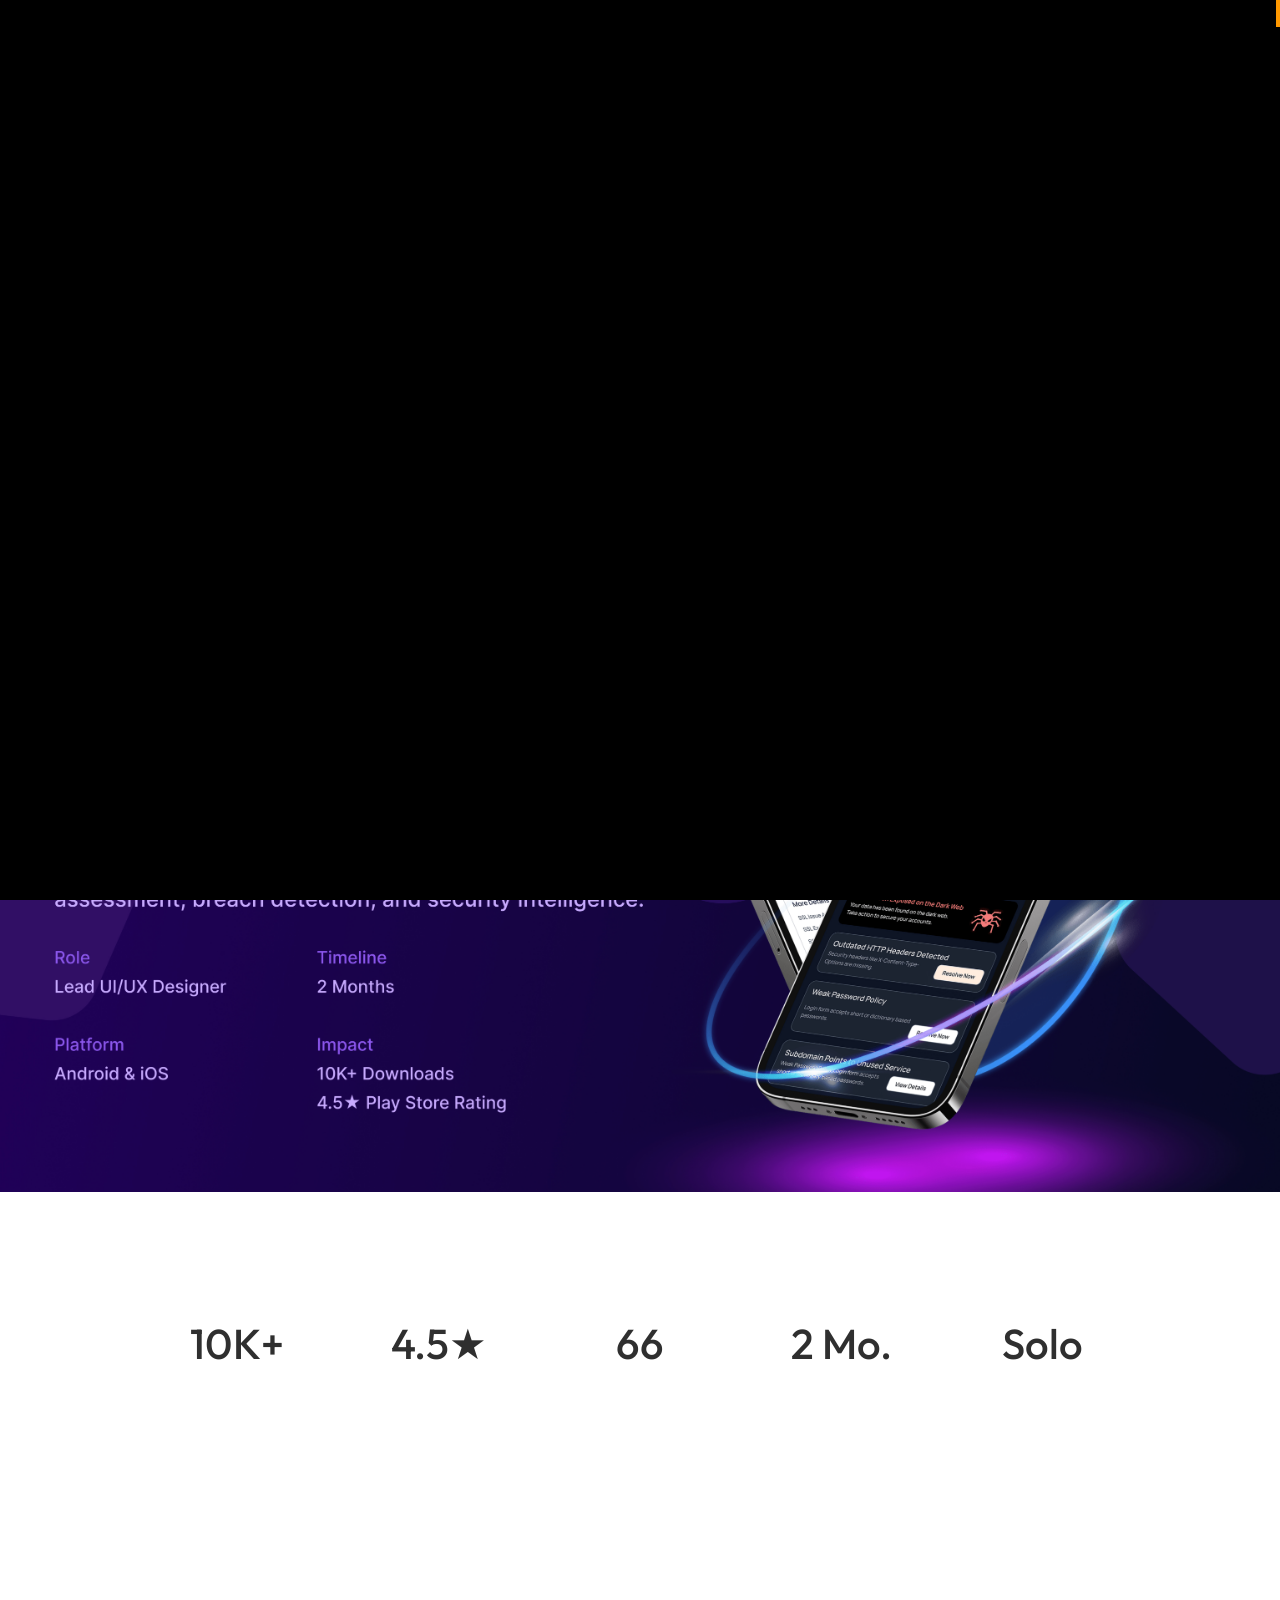
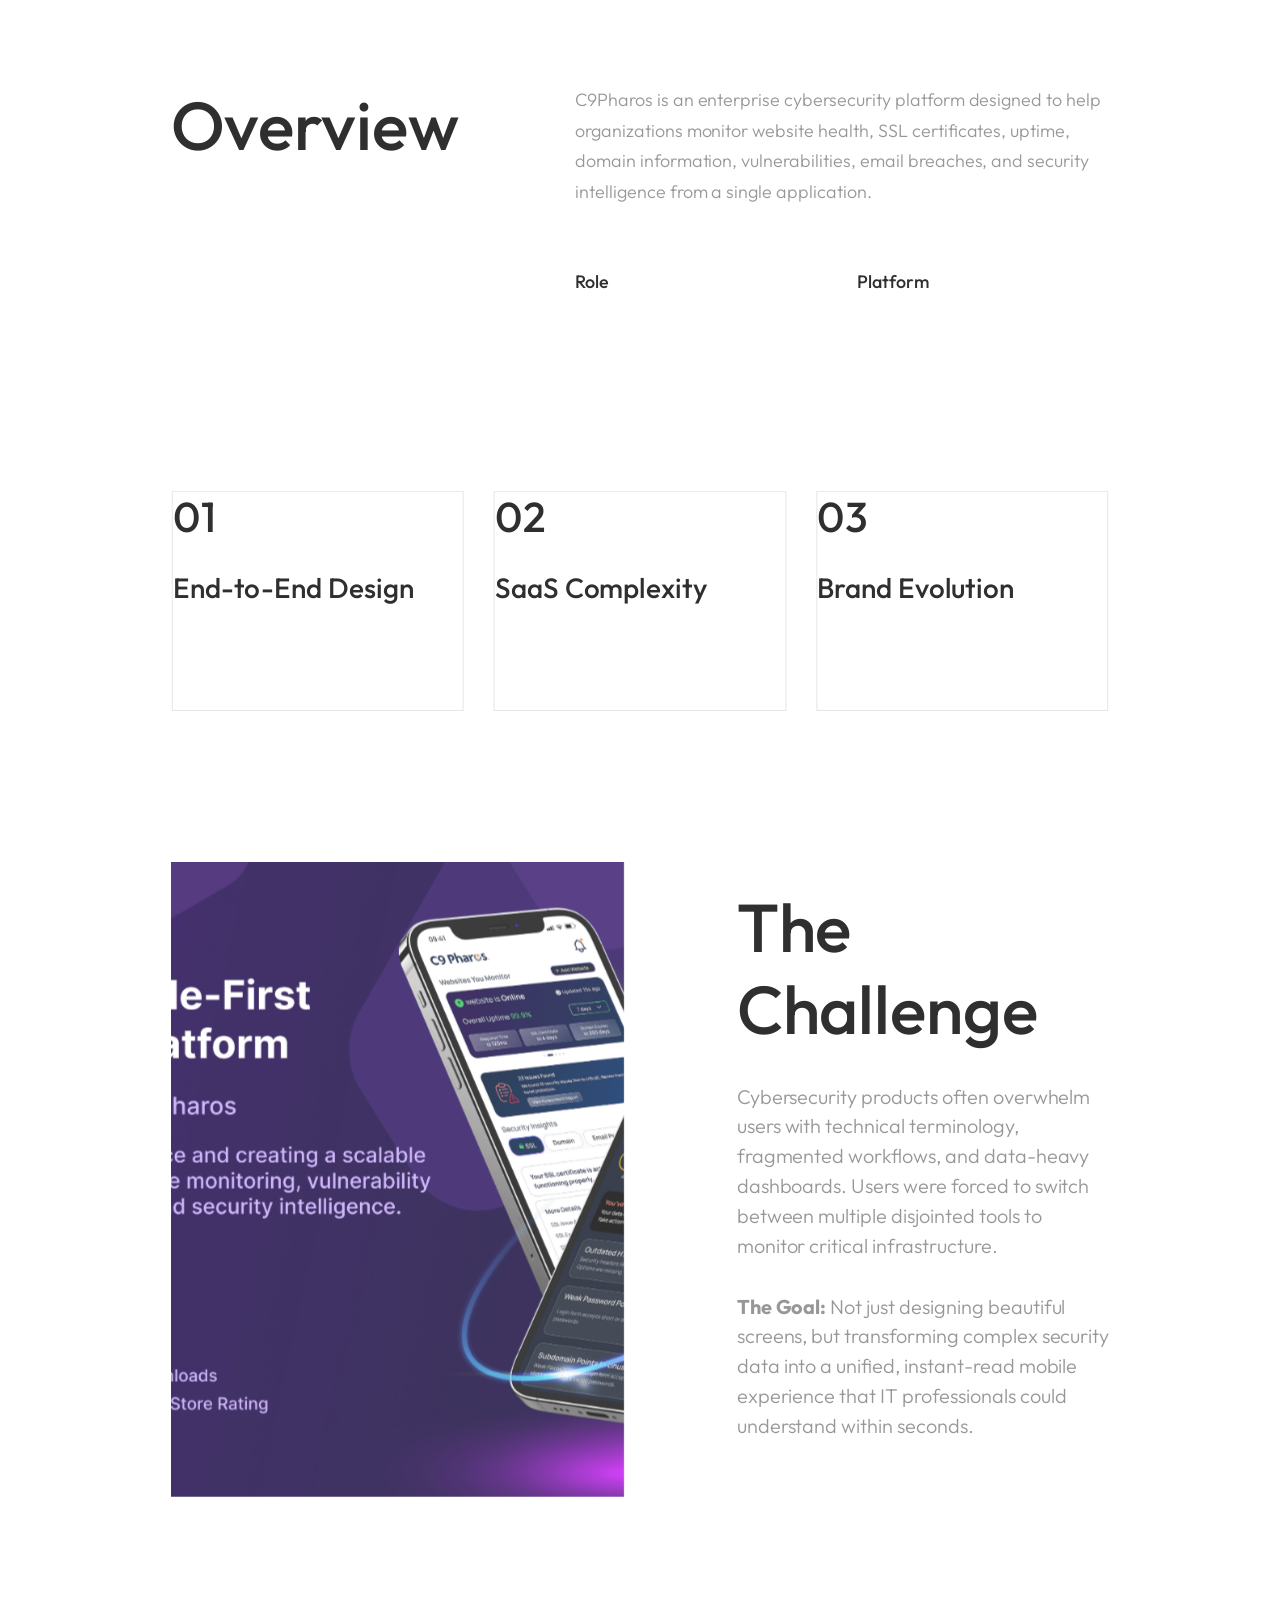
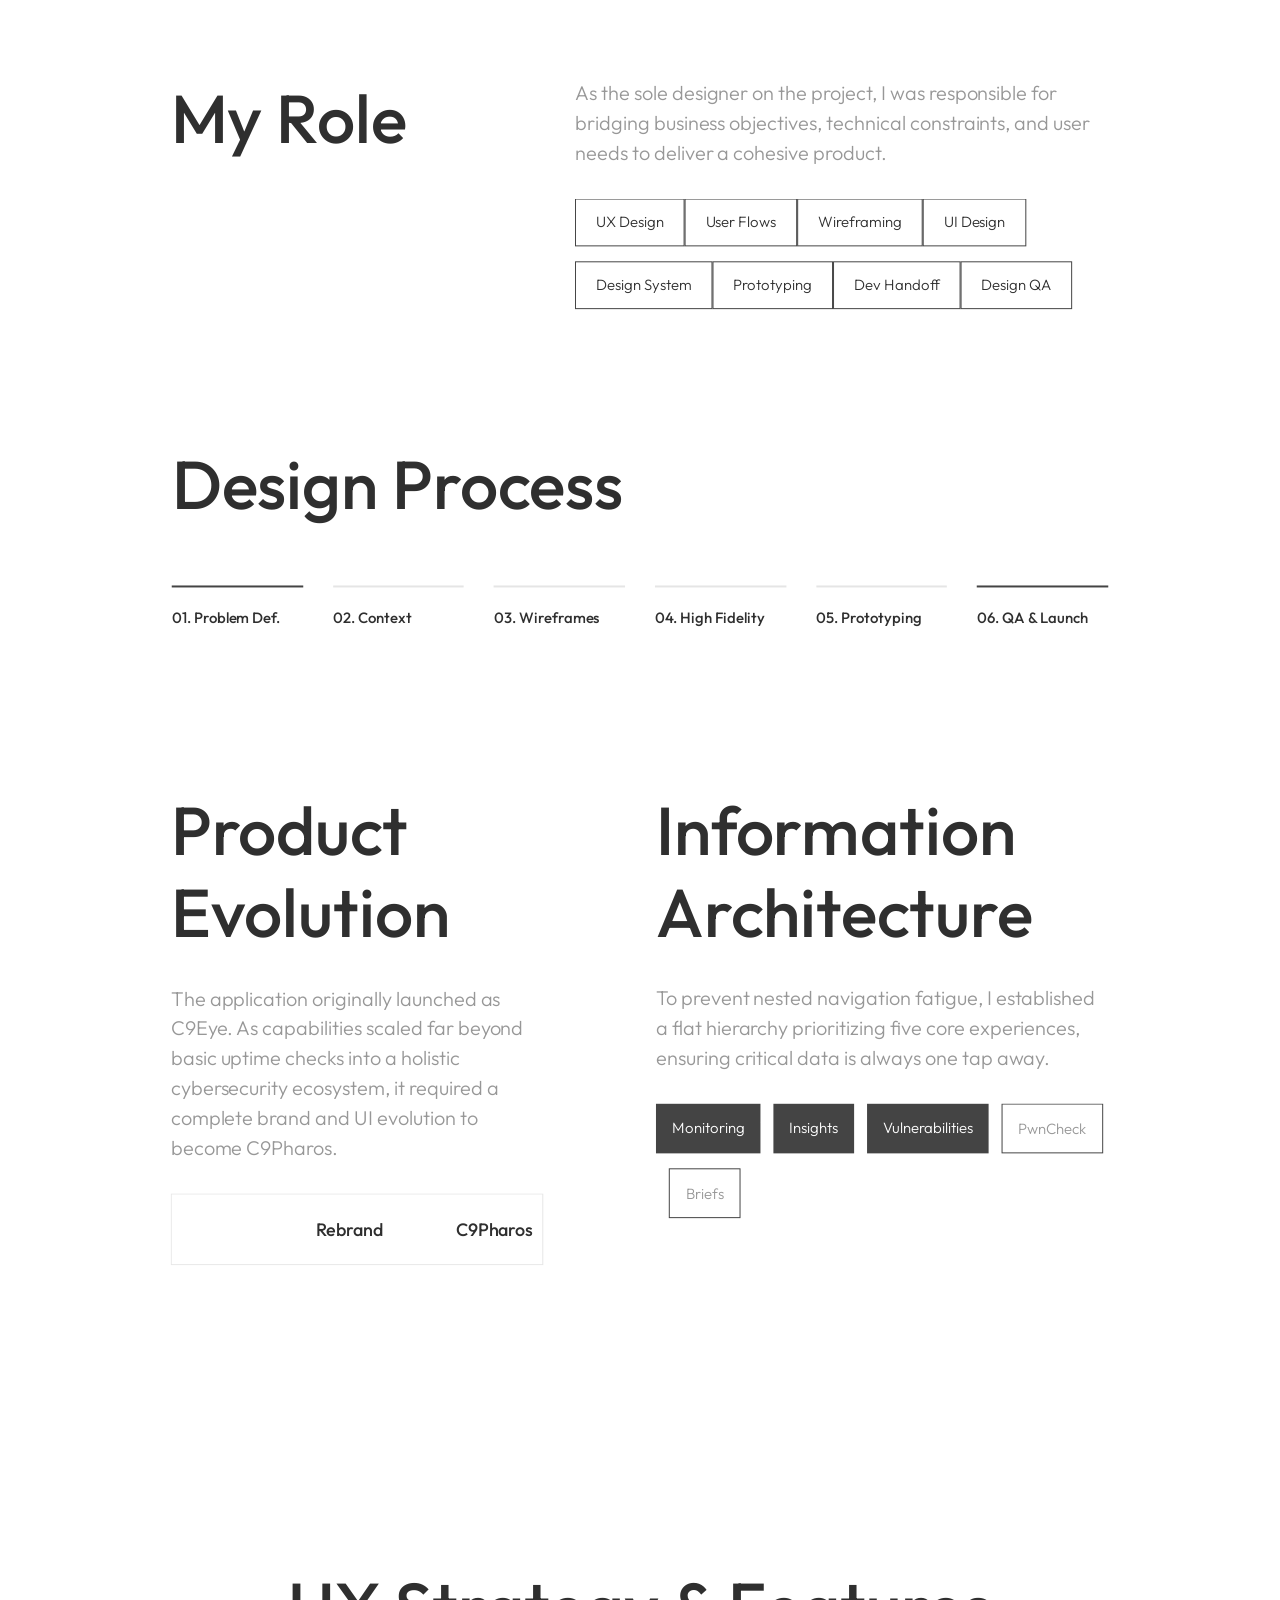
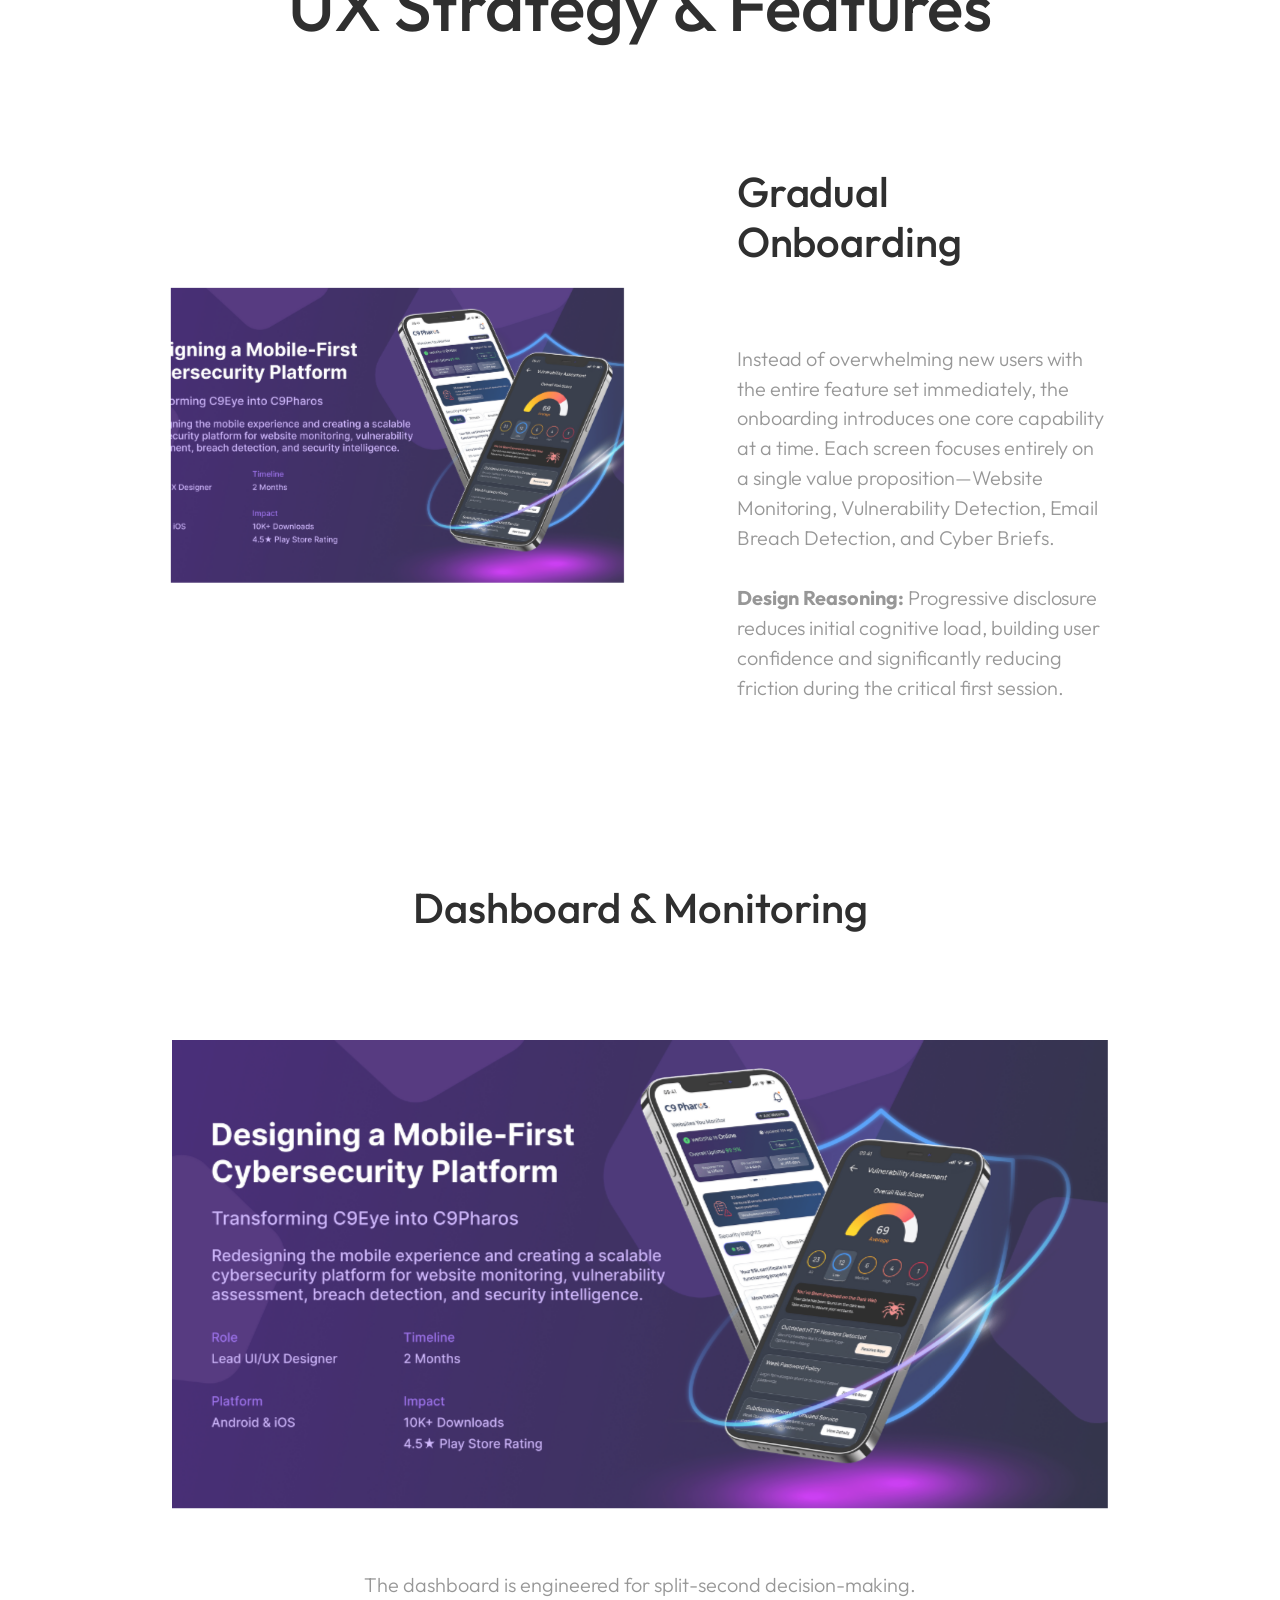
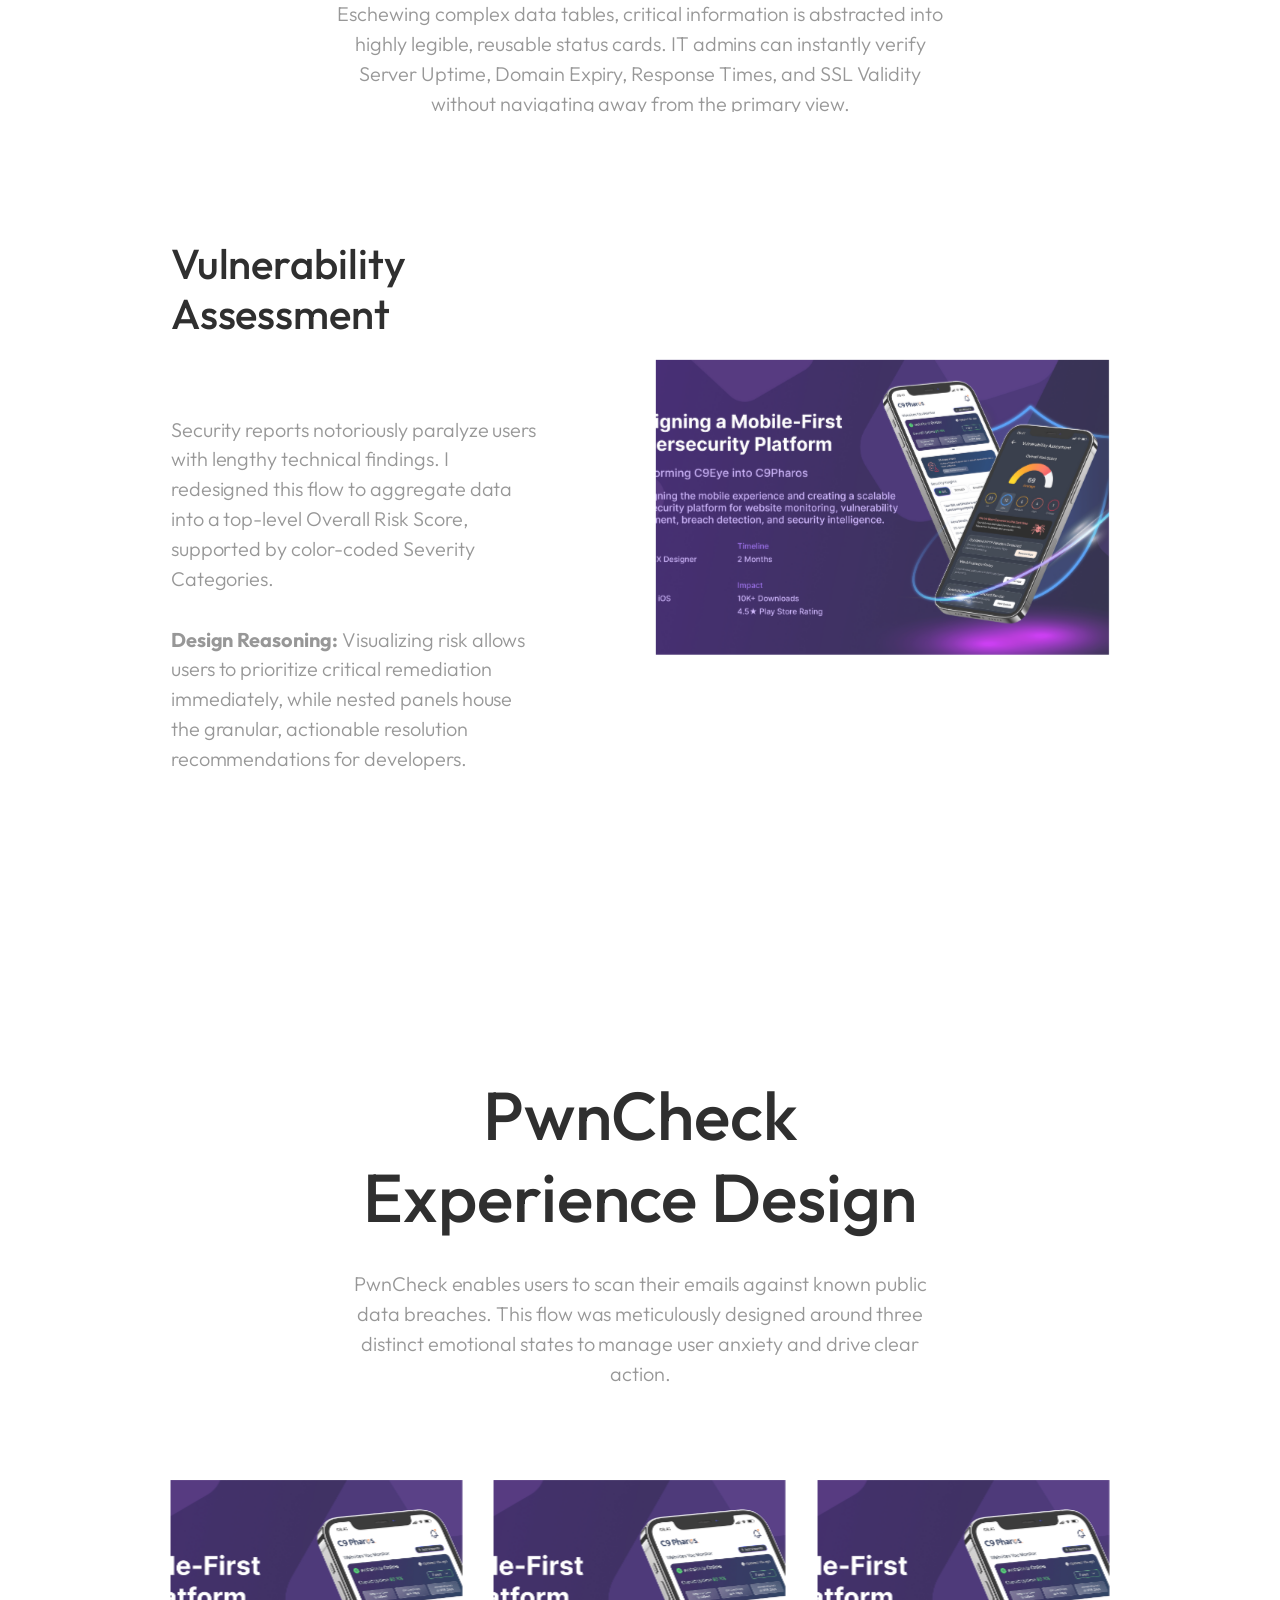
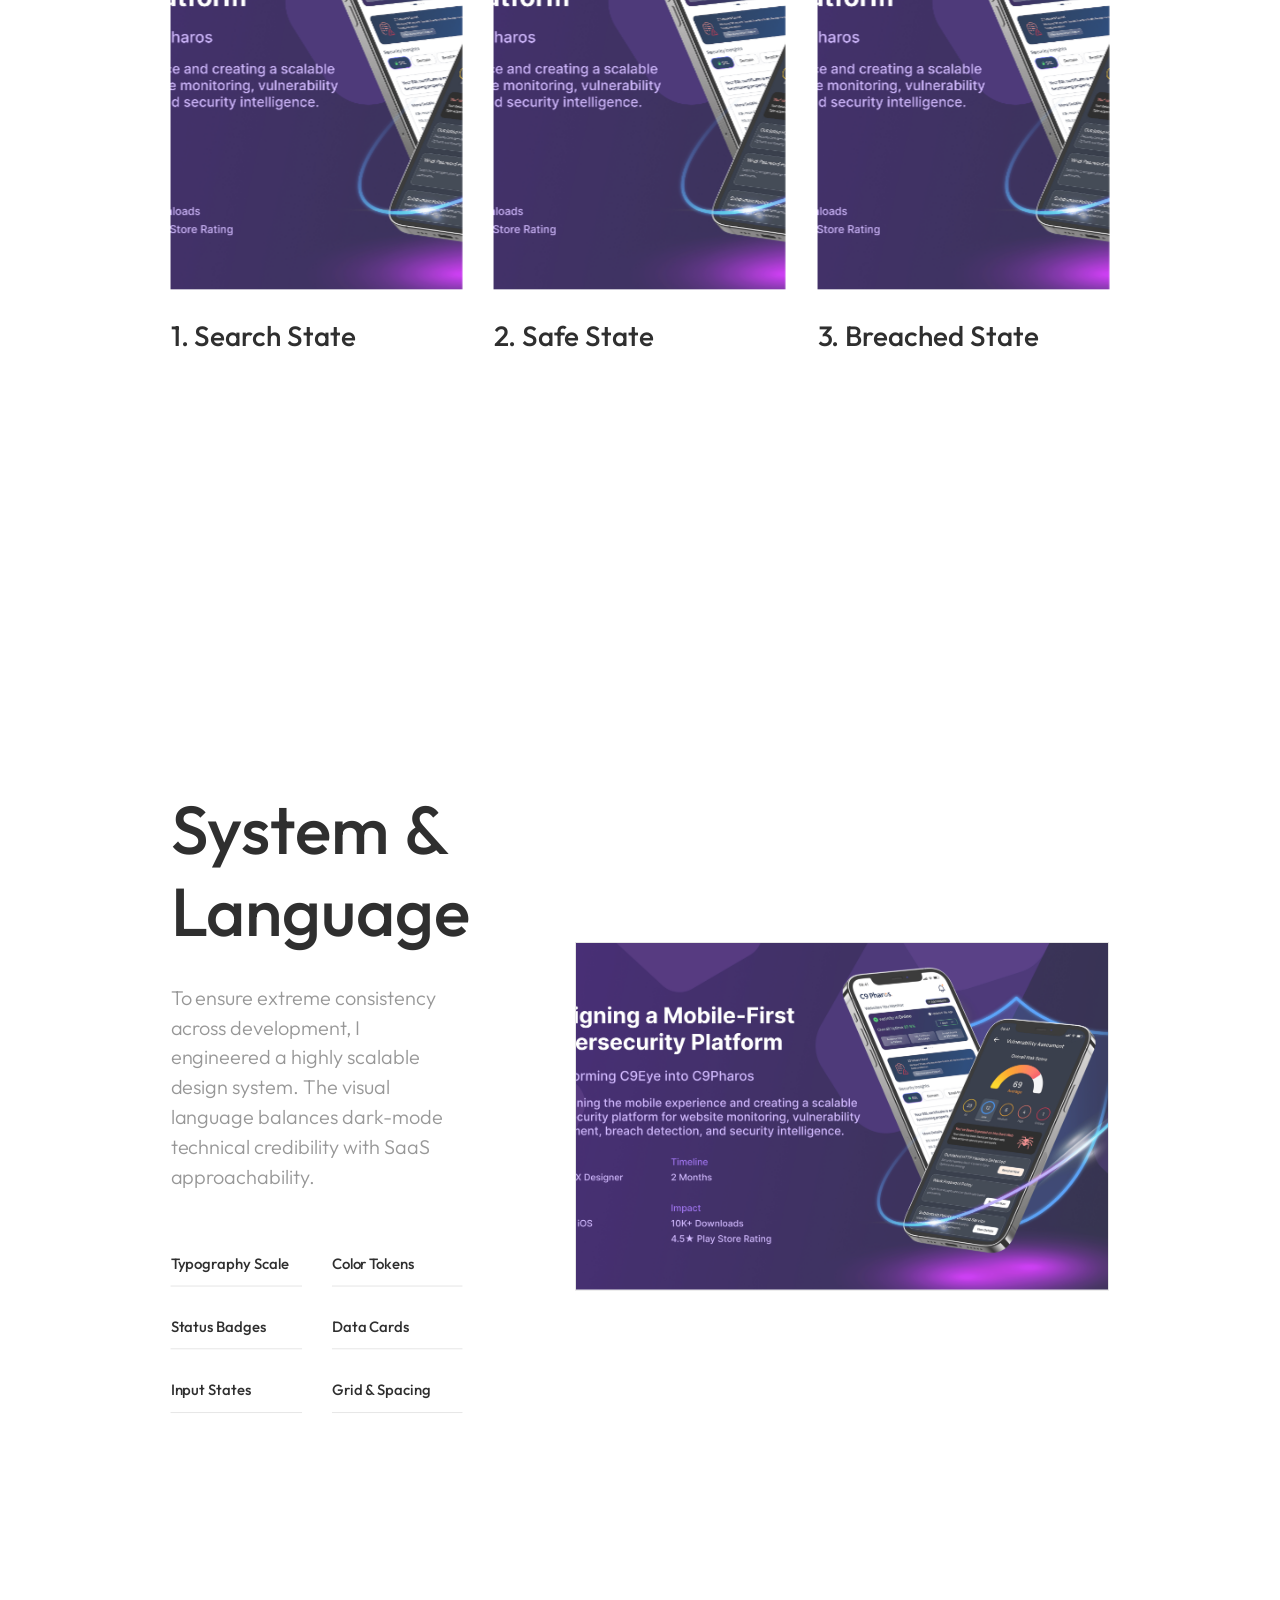
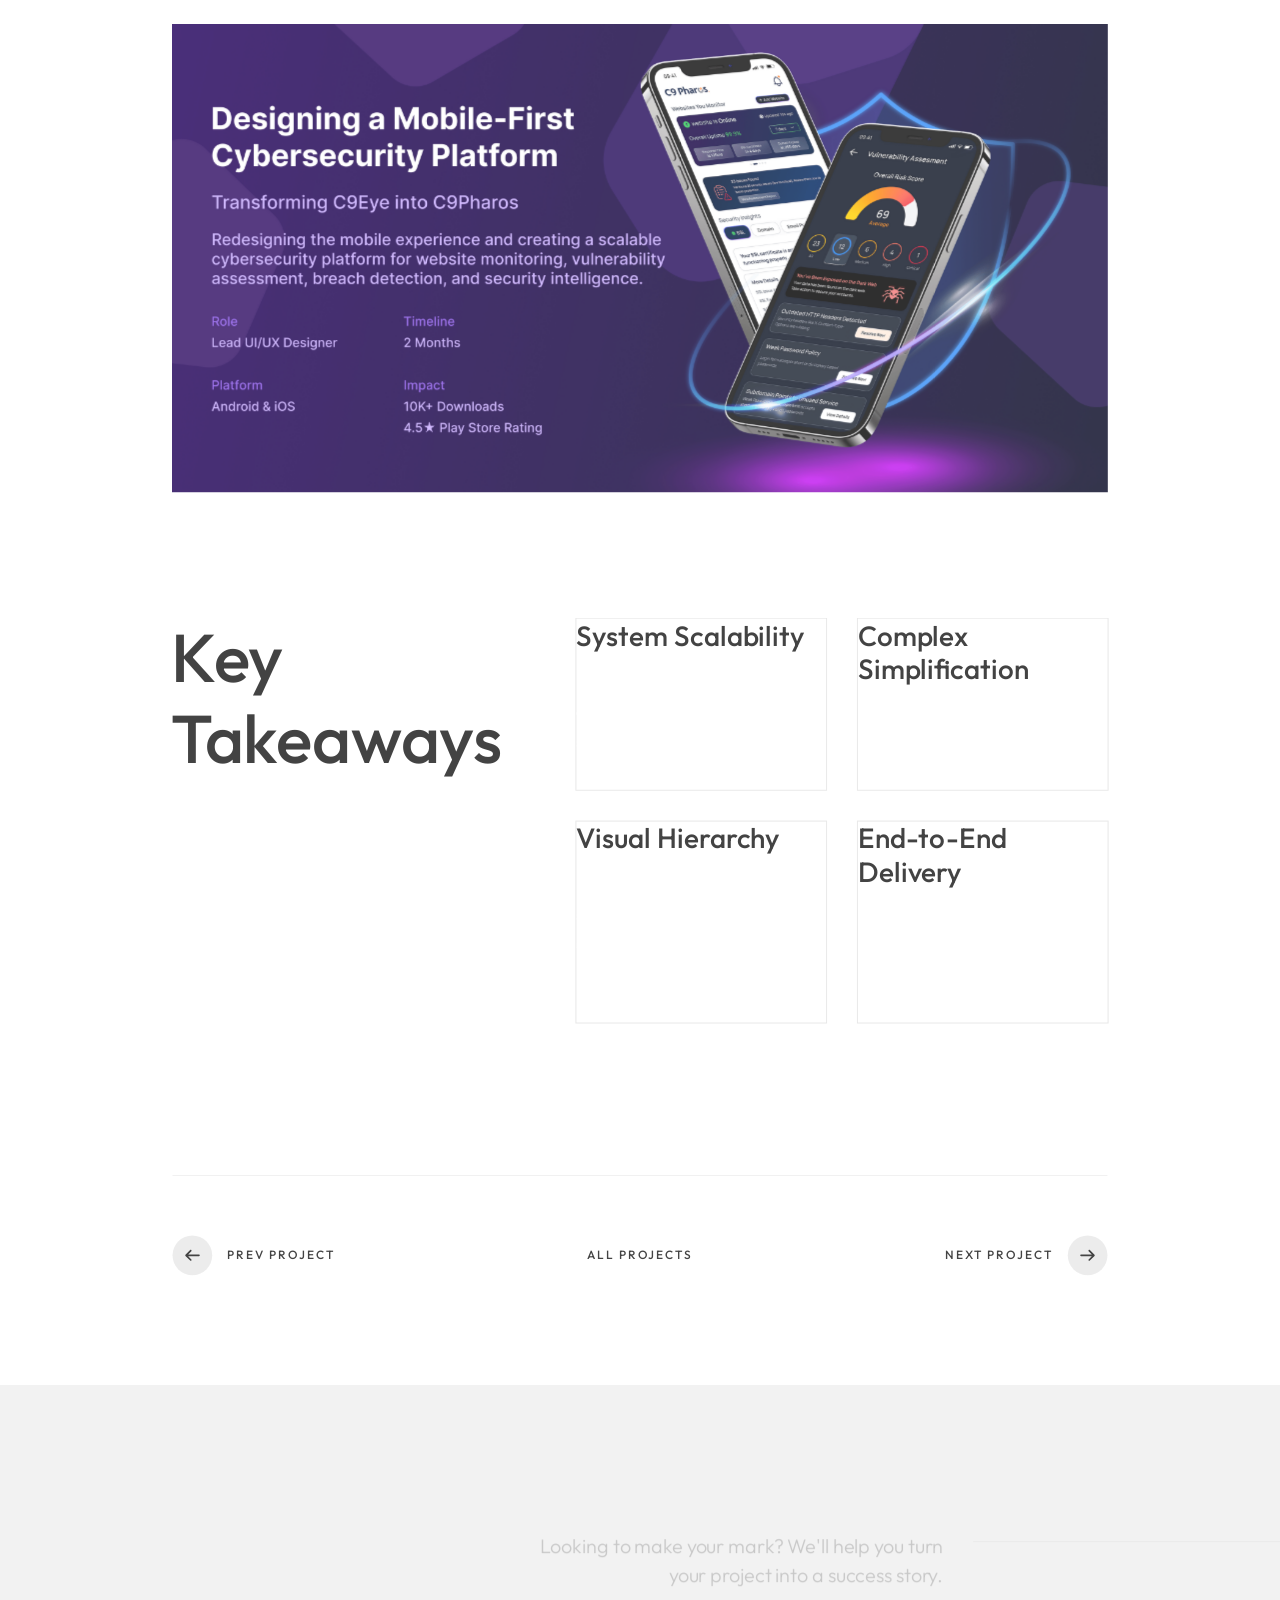
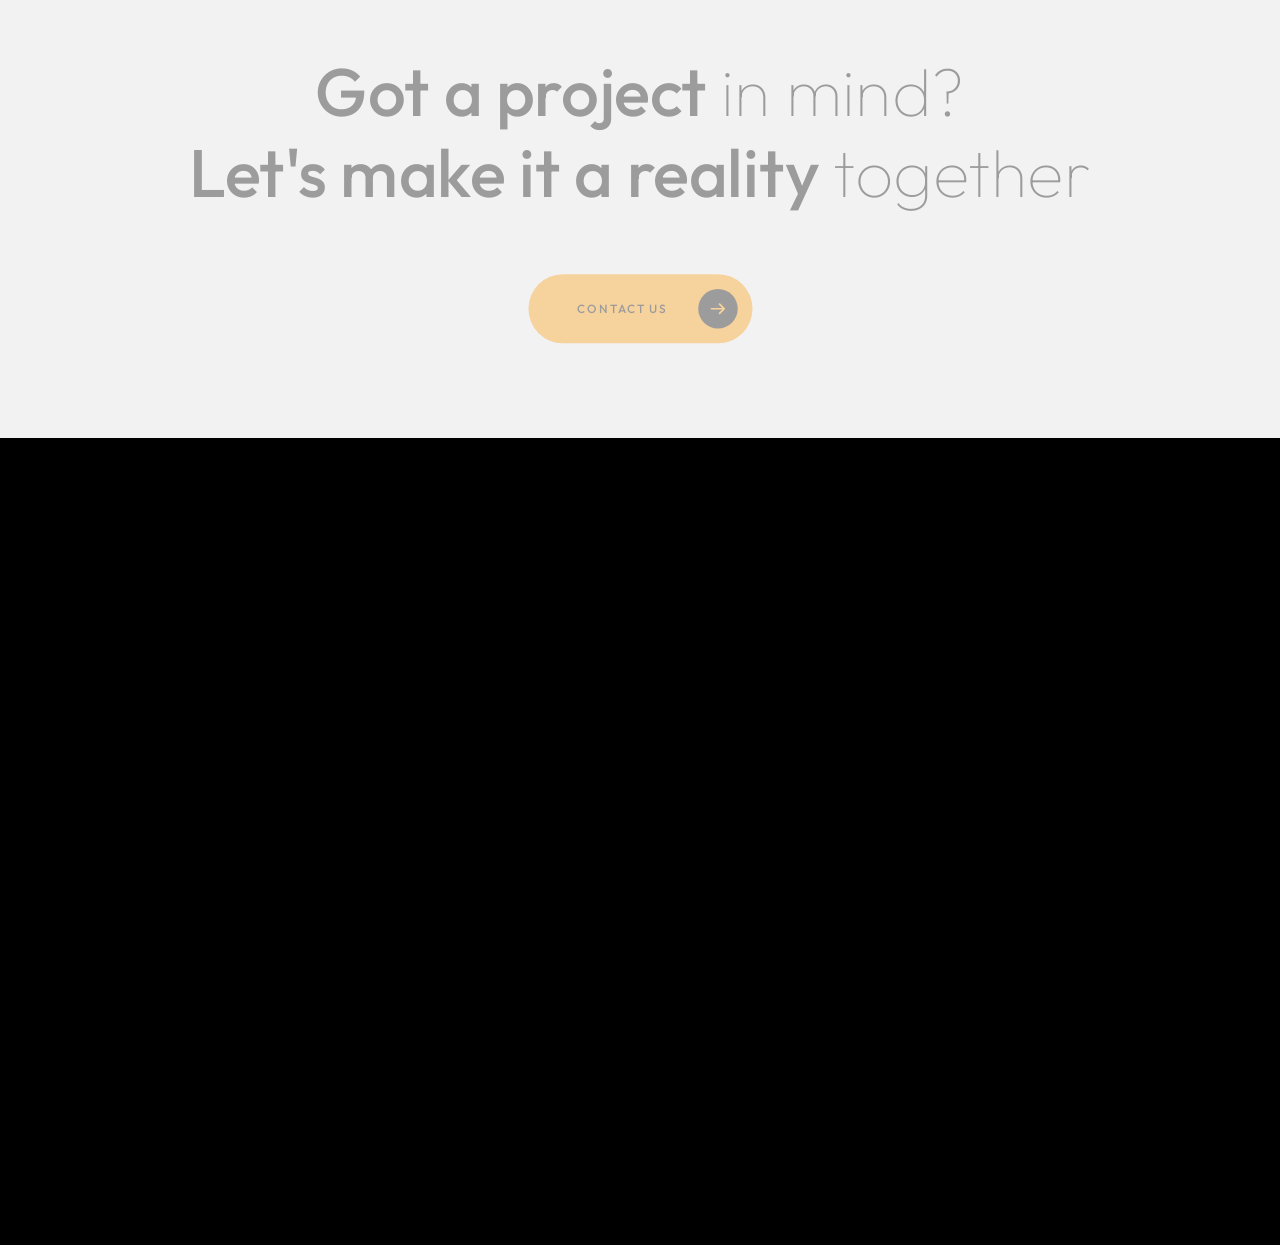
<file: c9pharos.html>
<!DOCTYPE html>
<html lang="zxx">

<head>

    <meta charset="UTF-8">
    <meta name="viewport" content="width=device-width, initial-scale=1.0">
    <meta http-equiv="X-UA-Compatible" content="ie=edge">
    
    <!-- SEO & Open Graph -->
    <meta name="description" content="C9Pharos - Enterprise Cybersecurity Platform Mobile UI/UX Redesign Case Study by a Senior Product Designer.">
    <meta property="og:title" content="C9Pharos Platform | Product Design Case Study">
    <meta property="og:description" content="A comprehensive mobile-first cybersecurity monitoring platform UI/UX redesign featuring scalable design systems and progressive disclosure.">
    <meta property="og:image" content="img/photo/pharos2.jpg">
    <meta name="twitter:card" content="summary_large_image">

    <!-- bootstrap grid css -->
    <link rel="stylesheet" href="css/plugins/bootstrap-grid.css">
    <!-- font awesome css -->
    <link rel="stylesheet" href="css/plugins/font-awesome.min.css">
    <!-- swiper css -->
    <link rel="stylesheet" href="css/plugins/swiper.min.css">
    <!-- fancybox css -->
    <link rel="stylesheet" href="css/plugins/fancybox.min.css">
    <!-- ashley scss -->
    <link rel="stylesheet" href="css/style.css">
    <!-- page name -->
    <title>C9Pharos | Product Design Case Study</title>

</head>

<body>

    <!-- wrapper -->
    <div class="mil-wrapper" id="top">

        <!-- cursor -->
        <div class="mil-ball">
            <span class="mil-icon-1">
                <svg viewBox="0 0 128 128">
                    <path d="M106.1,41.9c-1.2-1.2-3.1-1.2-4.2,0c-1.2,1.2-1.2,3.1,0,4.2L116.8,61H11.2l14.9-14.9c1.2-1.2,1.2-3.1,0-4.2	c-1.2-1.2-3.1-1.2-4.2,0l-20,20c-1.2,1.2-1.2,3.1,0,4.2l20,20c0.6,0.6,1.4,0.9,2.1,0.9s1.5-0.3,2.1-0.9c1.2-1.2,1.2-3.1,0-4.2	L11.2,67h105.5l-14.9,14.9c-1.2,1.2-1.2,3.1,0,4.2c0.6,0.6,1.4,0.9,2.1,0.9s1.5-0.3,2.1-0.9l20-20c1.2-1.2,1.2-3.1,0-4.2L106.1,41.9	z" />
                </svg>
            </span>
            <div class="mil-more-text">More</div>
            <div class="mil-choose-text">Сhoose</div>
        </div>
        <!-- cursor end -->

        <!-- preloader -->
        <div class="mil-preloader">
            <div class="mil-preloader-animation">
                <div class="mil-pos-abs mil-animation-1">
                    <p class="mil-h3 mil-muted mil-thin">Product</p>
                    <p class="mil-h3 mil-muted">Design</p>
                    <p class="mil-h3 mil-muted mil-thin">Excellence</p>
                </div>
                <div class="mil-pos-abs mil-animation-2">
                    <div class="mil-reveal-frame">
                        <p class="mil-reveal-box"></p>
                        <p class="mil-h3 mil-muted mil-thin">ashley.com</p>
                    </div>
                </div>
            </div>
        </div>
        <!-- preloader end -->

        <!-- scrollbar progress -->
        <div class="mil-progress-track">
            <div class="mil-progress"></div>
        </div>
        <!-- scrollbar progress end -->

        <!-- menu -->
        <div class="mil-menu-frame">
            <div class="mil-frame-top">
                <a href="home-1.html" class="mil-logo" aria-label="Homepage">A.</a>
                <div class="mil-menu-btn" aria-label="Toggle Menu">
                    <span></span>
                </div>
            </div>
            <div class="container">
                <div class="mil-menu-content">
                    <div class="row">
                        <div class="col-xl-5">

                            <nav class="mil-main-menu" id="swupMenu" aria-label="Main Navigation">
                                <ul>
                                    <li class="mil-has-children">
                                        <a href="#.">Homepage</a>
                                        <ul>
                                            <li><a href="home-1.html">Landing page</a></li>
                                            <li><a href="home-2.html">Personal</a></li>
                                            <li><a href="portfolio-3.html">Portfolio slider</a></li>
                                        </ul>
                                    </li>
                                    <li class="mil-has-children">
                                        <a href="#.">Portfolio</a>
                                        <ul>
                                            <li><a href="portfolio-1.html">Grid type 1</a></li>
                                            <li><a href="portfolio-2.html">Grid type 2</a></li>
                                            <li><a href="portfolio-3.html">Slider</a></li>
                                        </ul>
                                    </li>
                                    <li class="mil-has-children">
                                        <a href="#.">Services</a>
                                        <ul>
                                            <li><a href="services.html">Services List</a></li>
                                            <li><a href="service.html">Single service</a></li>
                                        </ul>
                                    </li>
                                    <li class="mil-has-children">
                                        <a href="#.">Newsletter</a>
                                        <ul>
                                            <li><a href="blog.html">Blog List</a></li>
                                            <li><a href="publication.html">Publication</a></li>
                                        </ul>
                                    </li>
                                    <li class="mil-has-children mil-active">
                                        <a href="#.">Other pages</a>
                                        <ul>
                                            <li><a href="team.html">Team</a></li>
                                            <li><a href="contact.html">Contact</a></li>
                                            <li><a href="404.html">404</a></li>
                                        </ul>
                                    </li>
                                </ul>
                            </nav>

                        </div>
                        <div class="col-xl-7">

                            <div class="mil-menu-right-frame">
                                <div class="mil-animation-in">
                                    <div class="mil-animation-frame">
                                        <div class="mil-animation mil-position-1 mil-scale" data-value-1="2" data-value-2="2"></div>
                                    </div>
                                </div>
                                <div class="mil-menu-right">
                                    <div class="row">
                                        <div class="col-lg-8 mil-mb-60">

                                            <h6 class="mil-muted mil-mb-30">Projects</h6>

                                            <ul class="mil-menu-list">
                                                <li><a href="project-1.html" class="mil-light-soft">Interior design studio</a></li>
                                                <li><a href="project-2.html" class="mil-light-soft">Home Security Camera</a></li>
                                                <li><a href="project-3.html" class="mil-light-soft">Kemia Honest Skincare</a></li>
                                                <li><a href="project-4.html" class="mil-light-soft">Cascade of Lava</a></li>
                                                <li><a href="project-5.html" class="mil-light-soft">Air Pro by Molekule</a></li>
                                                <li><a href="project-c9pharos.html" class="mil-light-soft mil-active">C9Pharos Platform</a></li>
                                            </ul>

                                        </div>
                                        <div class="col-lg-4 mil-mb-60">

                                            <h6 class="mil-muted mil-mb-30">Useful links</h6>

                                            <ul class="mil-menu-list">
                                                <li><a href="#." class="mil-light-soft">Privacy Policy</a></li>
                                                <li><a href="#." class="mil-light-soft">Terms and conditions</a></li>
                                                <li><a href="#." class="mil-light-soft">Cookie Policy</a></li>
                                                <li><a href="#." class="mil-light-soft">Careers</a></li>
                                            </ul>

                                        </div>
                                    </div>
                                    <div class="mil-divider mil-mb-60"></div>
                                    <div class="row justify-content-between">

                                        <div class="col-lg-4 mil-mb-60">

                                            <h6 class="mil-muted mil-mb-30">Canada</h6>

                                            <p class="mil-light-soft mil-up">71 South Los Carneros Road, California <span class="mil-no-wrap">+51 174 705 812</span></p>

                                        </div>
                                        <div class="col-lg-4 mil-mb-60">

                                            <h6 class="mil-muted mil-mb-30">Germany</h6>

                                            <p class="mil-light-soft">Leehove 40, 2678 MC De Lier, Netherlands <span class="mil-no-wrap">+31 174 705 811</span></p>

                                        </div>
                                    </div>
                                </div>
                            </div>

                        </div>
                    </div>
                </div>
            </div>
        </div>
        <!-- menu -->

        <!-- curtain -->
        <div class="mil-curtain"></div>
        <!-- curtain end -->

        <!-- frame -->
        <div class="mil-frame">
            <div class="mil-frame-top">
                <a href="home-1.html" class="mil-logo" aria-label="Homepage">A.</a>
                <div class="mil-menu-btn" aria-label="Toggle Menu">
                    <span></span>
                </div>
            </div>
            <div class="mil-frame-bottom">
                <div class="mil-current-page"></div>
                <div class="mil-back-to-top">
                    <a href="#top" class="mil-link mil-dark mil-arrow-place" aria-label="Back to top">
                        <span>Back to top</span>
                    </a>
                </div>
            </div>
        </div>
        <!-- frame end -->

        <!-- content -->
        <div class="mil-content">
            <div id="swupMain" class="mil-main-transition">

                <!-- banner -->
                <div class="mil-inner-banner">
                    <div class="mil-banner-content mil-up">
                        <div class="mil-animation-frame">
                            <div class="mil-animation mil-position-4 mil-dark mil-scale" data-value-1="6" data-value-2="1.4"></div>
                        </div>
                        <div class="container">
                            <ul class="mil-breadcrumbs mil-mb-60" aria-label="Breadcrumbs">
                                <li><a href="home-1.html">Homepage</a></li>
                                <li><a href="portfolio-1.html">Portfolio</a></li>
                                <li><a href="project-c9pharos.html">Case Study</a></li>
                            </ul>
                            <!-- QA Fix: Ensure proper semantic heading hierarchy -->
                            <h1 class="mil-mb-60">C9Pharos <span class="mil-thin">Platform</span></h1>
                            <a href="#project" class="mil-link mil-dark mil-arrow-place mil-down-arrow" aria-label="Scroll to project details">
                                <span>Read Case Study</span>
                            </a>
                        </div>
                    </div>
                </div>
                <!-- banner end -->

                <!-- project -->
                <article class="mil-p-120-120">
                    
                    <!-- 
                        QA Fix: Hero Image 
                        Problem: Image was inside a section with tight padding. 
                        Why it hurts UX: It feels confined and lacks impact.
                        Solution: Kept mil-fw but added mil-mb-120 to create breathing space before stats. 
                    -->
                    <figure class="mil-image-frame mil-fw mil-up mil-mb-120">
                        <img src="img/photo/pharos2.jpg" alt="C9Pharos Platform Mobile Dashboard Showcase">
                        <a data-fancybox="gallery" data-no-swup href="img/photo/pharos2.jpg" class="mil-zoom-btn" aria-label="Zoom in">
                            <img src="img/icons/zoom.svg" alt="zoom">
                        </a>
                    </figure>
                    
                    <div class="container" id="project">
                        
                        <!-- 
                            QA Fix: Hero Highlight Stats
                            Problem: Margins were too tight (mil-p-90-0), making it feel squished against the overview.
                            Why it hurts UX: Premium sites use generous negative space to define distinct sections.
                            Solution: Replaced with clean grid, standard mil-mb-120 below the block. 
                        -->
                        <section class="row justify-content-between mil-up mil-center mil-mb-120">
                            <div class="col-lg-2 col-md-4 col-6 mil-mb-30">
                                <h3 class="mil-mb-15">10K+</h3>
                                <p class="mil-text-sm mil-muted">Downloads</p>
                            </div>
                            <div class="col-lg-2 col-md-4 col-6 mil-mb-30">
                                <h3 class="mil-mb-15">4.5★</h3>
                                <p class="mil-text-sm mil-muted">Play Rating</p>
                            </div>
                            <div class="col-lg-2 col-md-4 col-6 mil-mb-30">
                                <h3 class="mil-mb-15">66</h3>
                                <p class="mil-text-sm mil-muted">Reviews</p>
                            </div>
                            <div class="col-lg-2 col-md-4 col-6 mil-mb-30">
                                <h3 class="mil-mb-15">2 Mo.</h3>
                                <p class="mil-text-sm mil-muted">Duration</p>
                            </div>
                            <div class="col-lg-2 col-md-4 col-12 mil-mb-30">
                                <h3 class="mil-mb-15">Solo</h3>
                                <p class="mil-text-sm mil-muted">Designer</p>
                            </div>
                        </section>

                        <div class="mil-divider mil-mb-120 mil-up"></div>

                        <!-- 
                            QA Fix: Overview Section
                            Problem: Text felt heavy, hierarchy was weak (h3 was used where h2 was semantically correct).
                            Why it hurts UX: Impedes scannability.
                            Solution: Upgraded headings to h2. Used mil-text-lg for the primary paragraph to establish a clear reading rhythm. 
                        -->
                        <section class="row justify-content-between mil-mb-120">
                            <div class="col-lg-4 mil-mb-30">
                                <h2 class="mil-up">Overview</h2>
                            </div>
                            <div class="col-lg-7">
                                <p class="mil-up mil-mb-60 mil-text-lg">C9Pharos is an enterprise cybersecurity platform designed to help organizations monitor website health, SSL certificates, uptime, domain information, vulnerabilities, email breaches, and security intelligence from a single application.</p>
                                
                                <div class="row mil-up">
                                    <div class="col-md-6 mil-mb-30">
                                        <h6 class="mil-mb-15">Role</h6>
                                        <p class="mil-text-sm mil-muted">Lead UI/UX Designer</p>
                                    </div>
                                    <div class="col-md-6 mil-mb-30">
                                        <h6 class="mil-mb-15">Platform</h6>
                                        <p class="mil-text-sm mil-muted">Android Mobile App</p>
                                    </div>
                                </div>
                            </div>
                        </section>

                        <!-- 
                            QA Fix: Premium Highlights
                            Problem: Inline rounded corners and slight background colors clashed with Ashley's sharp, brutalist nature.
                            Why it hurts UX: Breaks template identity and visual consistency.
                            Solution: Replaced with sharp borders, generous padding (mil-p-60-60), and structured layout to match the luxury tech vibe. 
                        -->
                        <section class="row mil-mb-120 mil-up">
                            <div class="col-md-4 mil-mb-30">
                                <div class="mil-p-60-60" style="border: 1px solid #e0e0e0; height: 100%; transition: background 0.3s ease;">
                                    <h3 class="mil-mb-30">01</h3>
                                    <h4 class="mil-mb-15">End-to-End Design</h4>
                                    <p class="mil-text-sm mil-muted">Complete ownership of the Mobile UI/UX Design lifecycle from research and strategy to high-fidelity handoff.</p>
                                </div>
                            </div>
                            <div class="col-md-4 mil-mb-30">
                                <div class="mil-p-60-60" style="border: 1px solid #e0e0e0; height: 100%;">
                                    <h3 class="mil-mb-30">02</h3>
                                    <h4 class="mil-mb-15">SaaS Complexity</h4>
                                    <p class="mil-text-sm mil-muted">Transformed complex cybersecurity metrics and technical jargon into approachable, scannable mobile insights.</p>
                                </div>
                            </div>
                            <div class="col-md-4 mil-mb-30">
                                <div class="mil-p-60-60" style="border: 1px solid #e0e0e0; height: 100%;">
                                    <h3 class="mil-mb-30">03</h3>
                                    <h4 class="mil-mb-15">Brand Evolution</h4>
                                    <p class="mil-text-sm mil-muted">Redesigned the entire ecosystem to support the successful transition from C9Eye to the expanded C9Pharos brand.</p>
                                </div>
                            </div>
                        </section>

                        <!-- 
                            QA Fix: The Challenge
                            Problem: Text heavy, poor optical balance.
                            Why it hurts UX: Users won't read walls of text.
                            Solution: Right-aligned the text, left-aligned a large, dominant image. Optical balance achieved via flex-row and align-items-center. 
                        -->
                        <section class="row align-items-center justify-content-between mil-mb-120">
                            <div class="col-lg-6 mil-mb-60">
                                <figure class="mil-image-frame mil-vertical mil-up">
                                    <img src="img/photo/pharos2.jpg" alt="UX Challenge - Fragmented Workflows" loading="lazy">
                                    <a data-fancybox="gallery" data-no-swup href="img/photo/pharos2.jpg" class="mil-zoom-btn" aria-label="Zoom in">
                                        <img src="img/icons/zoom.svg" alt="zoom">
                                    </a>
                                </figure>
                            </div>
                            <div class="col-lg-5 mil-mb-60">
                                <h2 class="mil-up mil-mb-30">The Challenge</h2>
                                <p class="mil-up mil-mb-30">Cybersecurity products often overwhelm users with technical terminology, fragmented workflows, and data-heavy dashboards. Users were forced to switch between multiple disjointed tools to monitor critical infrastructure.</p>
                                <p class="mil-up mil-mb-30"><strong>The Goal:</strong> Not just designing beautiful screens, but transforming complex security data into a unified, instant-read mobile experience that IT professionals could understand within seconds.</p>
                            </div>
                        </section>

                        <!-- 
                            QA Fix: My Role & Skill Chips
                            Problem: Inline rounded pill shapes didn't match Ashley's sharp-edge aesthetic.
                            Why it hurts UX: Visual fragmentation.
                            Solution: Replaced with sharp tags, strict padding, and clear hover/up states. 
                        -->
                        <section class="row justify-content-between mil-mb-120">
                            <div class="col-lg-4 mil-mb-30">
                                <h2 class="mil-up">My Role</h2>
                            </div>
                            <div class="col-lg-7">
                                <p class="mil-up mil-mb-30">As the sole designer on the project, I was responsible for bridging business objectives, technical constraints, and user needs to deliver a cohesive product.</p>
                                <div class="d-flex flex-wrap mil-up">
                                    <span class="mil-text-sm mil-dark mil-mb-15 mil-mr-15" style="border: 1px solid #1a1a1a; padding: 8px 20px;">UX Design</span>
                                    <span class="mil-text-sm mil-dark mil-mb-15 mil-mr-15" style="border: 1px solid #1a1a1a; padding: 8px 20px;">User Flows</span>
                                    <span class="mil-text-sm mil-dark mil-mb-15 mil-mr-15" style="border: 1px solid #1a1a1a; padding: 8px 20px;">Wireframing</span>
                                    <span class="mil-text-sm mil-dark mil-mb-15 mil-mr-15" style="border: 1px solid #1a1a1a; padding: 8px 20px;">UI Design</span>
                                    <span class="mil-text-sm mil-dark mil-mb-15 mil-mr-15" style="border: 1px solid #1a1a1a; padding: 8px 20px;">Design System</span>
                                    <span class="mil-text-sm mil-dark mil-mb-15 mil-mr-15" style="border: 1px solid #1a1a1a; padding: 8px 20px;">Prototyping</span>
                                    <span class="mil-text-sm mil-dark mil-mb-15 mil-mr-15" style="border: 1px solid #1a1a1a; padding: 8px 20px;">Dev Handoff</span>
                                    <span class="mil-text-sm mil-dark mil-mb-15 mil-mr-15" style="border: 1px solid #1a1a1a; padding: 8px 20px;">Design QA</span>
                                </div>
                            </div>
                        </section>

                        <!-- 
                            QA Fix: Design Process Timeline
                            Problem: The timeline looked scattered and unaligned on mobile.
                            Why it hurts UX: Creates a messy, unprofessional appearance.
                            Solution: Used a cleaner CSS border approach indicating steps, maintaining grid alignment while allowing responsive stacking without breaking the aesthetic.
                        -->
                        <section class="mil-mb-120">
                            <div class="row justify-content-between mil-mb-60">
                                <div class="col-lg-12">
                                    <h2 class="mil-up">Design Process</h2>
                                </div>
                            </div>
                            <div class="row mil-up">
                                <div class="col-lg-2 col-md-4 col-6 mil-mb-30">
                                    <div style="border-top: 2px solid #1a1a1a; padding-top: 20px;">
                                        <h6 class="mil-text-sm mil-mb-10">01. Problem Def.</h6>
                                    </div>
                                </div>
                                <div class="col-lg-2 col-md-4 col-6 mil-mb-30">
                                    <div style="border-top: 2px solid #e0e0e0; padding-top: 20px;">
                                        <h6 class="mil-text-sm mil-mb-10">02. Context</h6>
                                    </div>
                                </div>
                                <div class="col-lg-2 col-md-4 col-6 mil-mb-30">
                                    <div style="border-top: 2px solid #e0e0e0; padding-top: 20px;">
                                        <h6 class="mil-text-sm mil-mb-10">03. Wireframes</h6>
                                    </div>
                                </div>
                                <div class="col-lg-2 col-md-4 col-6 mil-mb-30">
                                    <div style="border-top: 2px solid #e0e0e0; padding-top: 20px;">
                                        <h6 class="mil-text-sm mil-mb-10">04. High Fidelity</h6>
                                    </div>
                                </div>
                                <div class="col-lg-2 col-md-4 col-6 mil-mb-30">
                                    <div style="border-top: 2px solid #e0e0e0; padding-top: 20px;">
                                        <h6 class="mil-text-sm mil-mb-10">05. Prototyping</h6>
                                    </div>
                                </div>
                                <div class="col-lg-2 col-md-4 col-6 mil-mb-30">
                                    <div style="border-top: 2px solid #1a1a1a; padding-top: 20px;">
                                        <h6 class="mil-text-sm mil-mb-10">06. QA & Launch</h6>
                                    </div>
                                </div>
                            </div>
                        </section>

                        <!-- 
                            QA Fix: Product Evolution & IA
                            Problem: Awkward spacing, messy inline arrows.
                            Why it hurts UX: IA should look logical and deeply structured.
                            Solution: Used clean bordered steps for IA and a clear, elegant block for rebranding. 
                        -->
                        <section class="row justify-content-between mil-mb-120">
                            <!-- Left: Evolution -->
                            <div class="col-lg-5 mil-mb-60">
                                <h2 class="mil-up mil-mb-30">Product Evolution</h2>
                                <p class="mil-up mil-mb-30">The application originally launched as C9Eye. As capabilities scaled far beyond basic uptime checks into a holistic cybersecurity ecosystem, it required a complete brand and UI evolution to become C9Pharos.</p>
                                
                                <div class="d-flex align-items-center mil-up" style="border: 1px solid #e0e0e0; padding: 20px;">
                                    <h6 class="mil-muted mil-mr-30">C9Eye</h6>
                                    <span class="mil-muted mil-mr-30">&rarr;</span>
                                    <h6 class="mil-dark mil-mr-30">Rebrand</h6>
                                    <span class="mil-muted mil-mr-30">&rarr;</span>
                                    <h6 class="mil-dark">C9Pharos</h6>
                                </div>
                            </div>
                            
                            <!-- Right: IA -->
                            <div class="col-lg-6 mil-mb-60">
                                <h2 class="mil-up mil-mb-30">Information Architecture</h2>
                                <p class="mil-up mil-mb-30">To prevent nested navigation fatigue, I established a flat hierarchy prioritizing five core experiences, ensuring critical data is always one tap away.</p>
                                
                                <div class="d-flex flex-wrap mil-up">
                                    <div class="mil-mb-15 mil-mr-15" style="background: #1a1a1a; color: #fff; padding: 8px 16px;"><span class="mil-text-sm">Monitoring</span></div>
                                    <div class="mil-mb-15 mil-mr-15 mil-muted" style="line-height: 38px;">&rarr;</div>
                                    <div class="mil-mb-15 mil-mr-15" style="background: #1a1a1a; color: #fff; padding: 8px 16px;"><span class="mil-text-sm">Insights</span></div>
                                    <div class="mil-mb-15 mil-mr-15 mil-muted" style="line-height: 38px;">&rarr;</div>
                                    <div class="mil-mb-15 mil-mr-15" style="background: #1a1a1a; color: #fff; padding: 8px 16px;"><span class="mil-text-sm">Vulnerabilities</span></div>
                                    <div class="mil-mb-15 mil-mr-15 mil-muted" style="line-height: 38px;">&rarr;</div>
                                    <div class="mil-mb-15 mil-mr-15" style="border: 1px solid #1a1a1a; padding: 8px 16px;"><span class="mil-text-sm">PwnCheck</span></div>
                                    <div class="mil-mb-15 mil-mr-15 mil-muted" style="line-height: 38px;">&rarr;</div>
                                    <div class="mil-mb-15 mil-mr-15" style="border: 1px solid #1a1a1a; padding: 8px 16px;"><span class="mil-text-sm">Briefs</span></div>
                                </div>
                            </div>
                        </section>

                        <div class="mil-divider mil-mb-120 mil-up"></div>

                        <!-- 
                            QA Fix: UX Strategy Structure
                            Problem: Highly repetitive rhythm.
                            Why it hurts UX: Predictability creates boredom; recruiters skim.
                            Solution: Broken the rhythm intentionally. Section 1 (Onboarding): Image Left. Section 2 (Dashboard): Center text, giant image. Section 3 (Vulnerability): Image Right. 
                        -->
                        <div class="mil-center mil-mb-120">
                            <h2 class="mil-up">UX Strategy & Features</h2>
                        </div>

                        <!-- Feature 1: Onboarding -->
                        <section class="row align-items-center justify-content-between flex-row-reverse mil-mb-120">
                            <div class="col-lg-5 mil-mb-60">
                                <h3 class="mil-up mil-mb-15">Gradual Onboarding</h3>
                                <p class="mil-up mil-mb-30 mil-text-sm mil-muted">Decreasing time-to-value for new users.</p>
                                <p class="mil-up mil-mb-30">Instead of overwhelming new users with the entire feature set immediately, the onboarding introduces one core capability at a time. Each screen focuses entirely on a single value proposition—Website Monitoring, Vulnerability Detection, Email Breach Detection, and Cyber Briefs.</p>
                                <p class="mil-up"><strong>Design Reasoning:</strong> Progressive disclosure reduces initial cognitive load, building user confidence and significantly reducing friction during the critical first session.</p>
                            </div>
                            <div class="col-lg-6 mil-mb-60">
                                <figure class="mil-image-frame mil-horizontal mil-up">
                                    <img src="img/photo/pharos2.jpg" alt="Gradual Onboarding Flow UI" loading="lazy">
                                    <a data-fancybox="gallery" data-no-swup href="img/photo/pharos2.jpg" class="mil-zoom-btn" aria-label="Zoom in">
                                        <img src="img/icons/zoom.svg" alt="zoom">
                                    </a>
                                </figure>
                            </div>
                        </section>

                        <!-- Feature 2: Dashboard (Full Width Display) -->
                        <section class="mil-mb-120">
                            <div class="row justify-content-center mil-mb-60">
                                <div class="col-lg-8 mil-center">
                                    <h3 class="mil-up mil-mb-15">Dashboard & Monitoring</h3>
                                    <p class="mil-up mil-text-sm mil-muted">Actionable insights at a glance.</p>
                                </div>
                            </div>
                            <figure class="mil-image-frame mil-fw mil-up mil-mb-60">
                                <img src="img/photo/pharos2.jpg" alt="Main Dashboard UI Presentation" loading="lazy">
                                <a data-fancybox="gallery" data-no-swup href="img/photo/pharos2.jpg" class="mil-zoom-btn" aria-label="Zoom in">
                                    <img src="img/icons/zoom.svg" alt="zoom">
                                </a>
                            </figure>
                            <div class="row justify-content-center">
                                <div class="col-lg-8 mil-center">
                                    <p class="mil-up">The dashboard is engineered for split-second decision-making. Eschewing complex data tables, critical information is abstracted into highly legible, reusable status cards. IT admins can instantly verify Server Uptime, Domain Expiry, Response Times, and SSL Validity without navigating away from the primary view.</p>
                                </div>
                            </div>
                        </section>

                        <!-- Feature 3: Vulnerability Assessment -->
                        <section class="row align-items-center justify-content-between mil-mb-120">
                            <div class="col-lg-5 mil-mb-60">
                                <h3 class="mil-up mil-mb-15">Vulnerability Assessment</h3>
                                <p class="mil-up mil-mb-30 mil-text-sm mil-muted">From raw data to remediation.</p>
                                <p class="mil-up mil-mb-30">Security reports notoriously paralyze users with lengthy technical findings. I redesigned this flow to aggregate data into a top-level Overall Risk Score, supported by color-coded Severity Categories.</p>
                                <p class="mil-up"><strong>Design Reasoning:</strong> Visualizing risk allows users to prioritize critical remediation immediately, while nested panels house the granular, actionable resolution recommendations for developers.</p>
                            </div>
                            <div class="col-lg-6 mil-mb-60">
                                <figure class="mil-image-frame mil-horizontal mil-up">
                                    <img src="img/photo/pharos2.jpg" alt="Vulnerability Reporting UI" loading="lazy">
                                    <a data-fancybox="gallery" data-no-swup href="img/photo/pharos2.jpg" class="mil-zoom-btn" aria-label="Zoom in">
                                        <img src="img/icons/zoom.svg" alt="zoom">
                                    </a>
                                </figure>
                            </div>
                        </section>

                        <div class="mil-divider mil-mb-120 mil-up"></div>

                        <!-- 
                            QA Fix: PwnCheck Experience 
                            Problem: The 3 states were clumped together.
                            Why it hurts UX: No time to digest the transition between states.
                            Solution: Beautiful 3-column grid mapping the exact user journey. Strict vertical rhythm.
                        -->
                        <section class="mil-mb-120">
                            <div class="row justify-content-center mil-mb-90">
                                <div class="col-lg-8 mil-center">
                                    <h2 class="mil-up mil-mb-30">PwnCheck Experience Design</h2>
                                    <p class="mil-up">PwnCheck enables users to scan their emails against known public data breaches. This flow was meticulously designed around three distinct emotional states to manage user anxiety and drive clear action.</p>
                                </div>
                            </div>
                            
                            <div class="row justify-content-between">
                                <div class="col-lg-4 mil-mb-60">
                                    <figure class="mil-image-frame mil-vertical mil-up mil-mb-30">
                                        <img src="img/photo/pharos2.jpg" alt="PwnCheck Search Interface" loading="lazy">
                                        <a data-fancybox="gallery" data-no-swup href="img/photo/pharos2.jpg" class="mil-zoom-btn" aria-label="Zoom in">
                                            <img src="img/icons/zoom.svg" alt="zoom">
                                        </a>
                                    </figure>
                                    <h4 class="mil-up mil-mb-15">1. Search State</h4>
                                    <p class="mil-up mil-text-sm mil-muted">A hyper-focused, minimal interface designed solely to encourage input. Extraneous elements are removed to streamline the singular action of querying.</p>
                                </div>
                                <div class="col-lg-4 mil-mb-60">
                                    <figure class="mil-image-frame mil-vertical mil-up mil-mb-30">
                                        <img src="img/photo/pharos2.jpg" alt="PwnCheck Safe State" loading="lazy">
                                        <a data-fancybox="gallery" data-no-swup href="img/photo/pharos2.jpg" class="mil-zoom-btn" aria-label="Zoom in">
                                            <img src="img/icons/zoom.svg" alt="zoom">
                                        </a>
                                    </figure>
                                    <h4 class="mil-up mil-mb-15">2. Safe State</h4>
                                    <p class="mil-up mil-text-sm mil-muted">Delivering positive reinforcement. Uses distinct, reassuring green visual cues and calming copy to confirm the user's data remains uncompromised.</p>
                                </div>
                                <div class="col-lg-4 mil-mb-60">
                                    <figure class="mil-image-frame mil-vertical mil-up mil-mb-30">
                                        <img src="img/photo/pharos2.jpg" alt="PwnCheck Breached State" loading="lazy">
                                        <a data-fancybox="gallery" data-no-swup href="img/photo/pharos2.jpg" class="mil-zoom-btn" aria-label="Zoom in">
                                            <img src="img/icons/zoom.svg" alt="zoom">
                                        </a>
                                    </figure>
                                    <h4 class="mil-up mil-mb-15">3. Breached State</h4>
                                    <p class="mil-up mil-text-sm mil-muted">Designed to prevent panic. Uses strict visual hierarchy to highlight <em>what</em> data was leaked and provides structured, immediate steps for mitigation.</p>
                                </div>
                            </div>
                        </section>

                        <div class="mil-divider mil-mb-120 mil-up"></div>

                        <!-- 
                            QA Fix: Design System
                            Problem: Text bullet points were visually uninteresting.
                            Why it hurts UX: System design is visual. Text fails to showcase it.
                            Solution: High contrast typography grid and a dominant showcase block on the right.
                        -->
                        <section class="row align-items-center justify-content-between mil-mb-120">
                            <div class="col-lg-4 mil-mb-60">
                                <h2 class="mil-up mil-mb-30">System & Language</h2>
                                <p class="mil-up mil-mb-60">To ensure extreme consistency across development, I engineered a highly scalable design system. The visual language balances dark-mode technical credibility with SaaS approachability.</p>
                                
                                <div class="row mil-up">
                                    <div class="col-6 mil-mb-30">
                                        <h6 class="mil-text-sm" style="border-bottom: 1px solid #e0e0e0; padding-bottom: 10px;">Typography Scale</h6>
                                    </div>
                                    <div class="col-6 mil-mb-30">
                                        <h6 class="mil-text-sm" style="border-bottom: 1px solid #e0e0e0; padding-bottom: 10px;">Color Tokens</h6>
                                    </div>
                                    <div class="col-6 mil-mb-30">
                                        <h6 class="mil-text-sm" style="border-bottom: 1px solid #e0e0e0; padding-bottom: 10px;">Status Badges</h6>
                                    </div>
                                    <div class="col-6 mil-mb-30">
                                        <h6 class="mil-text-sm" style="border-bottom: 1px solid #e0e0e0; padding-bottom: 10px;">Data Cards</h6>
                                    </div>
                                    <div class="col-6 mil-mb-30">
                                        <h6 class="mil-text-sm" style="border-bottom: 1px solid #e0e0e0; padding-bottom: 10px;">Input States</h6>
                                    </div>
                                    <div class="col-6 mil-mb-30">
                                        <h6 class="mil-text-sm" style="border-bottom: 1px solid #e0e0e0; padding-bottom: 10px;">Grid & Spacing</h6>
                                    </div>
                                </div>
                            </div>
                            
                            <div class="col-lg-7 mil-mb-60">
                                <figure class="mil-image-frame mil-horizontal mil-up" style="border: 1px solid #e0e0e0;">
                                    <img src="img/photo/pharos2.jpg" alt="Design System Components" loading="lazy">
                                    <a data-fancybox="gallery" data-no-swup href="img/photo/pharos2.jpg" class="mil-zoom-btn" aria-label="Zoom in">
                                        <img src="img/icons/zoom.svg" alt="zoom">
                                    </a>
                                </figure>
                            </div>
                        </section>

                        <!-- 
                            QA Fix: Final Showcase
                            Problem: Needed to serve as the climax of the case study.
                            Solution: Added mil-mb-120 padding underneath, letting it stand alone.
                        -->
                        <figure class="mil-image-frame mil-fw mil-up mil-mb-120">
                            <img src="img/photo/pharos2.jpg" alt="C9Pharos Mobile Final Showcase" loading="lazy">
                            <a data-fancybox="gallery" data-no-swup href="img/photo/pharos2.jpg" class="mil-zoom-btn" aria-label="Zoom in">
                                <img src="img/icons/zoom.svg" alt="zoom">
                            </a>
                        </figure>

                        <!-- 
                            QA Fix: Learnings
                            Problem: Too simple. Looked like footer text.
                            Why it hurts UX: Diminishes the intellectual value of the work.
                            Solution: Encased in severe, clean border boxes to mimic high-end editorial layouts. 
                        -->
                        <section class="row justify-content-between mil-mb-120">
                            <div class="col-lg-4 mil-mb-60">
                                <h2 class="mil-up mil-mb-30">Key Takeaways</h2>
                                <p class="mil-up mil-muted">Designing C9Pharos reinforced the critical balance between technical depth and mobile usability in enterprise software.</p>
                            </div>
                            <div class="col-lg-7">
                                <div class="row mil-up">
                                    <div class="col-md-6 mil-mb-30">
                                        <div class="mil-p-30-30" style="border: 1px solid #e0e0e0; height: 100%;">
                                            <h4 class="mil-mb-15">System Scalability</h4>
                                            <p class="mil-text-sm mil-muted">Built a foundation ensuring future cybersecurity modules integrate seamlessly without breaking existing UX patterns.</p>
                                        </div>
                                    </div>
                                    <div class="col-md-6 mil-mb-30">
                                        <div class="mil-p-30-30" style="border: 1px solid #e0e0e0; height: 100%;">
                                            <h4 class="mil-mb-15">Complex Simplification</h4>
                                            <p class="mil-text-sm mil-muted">Learned to aggressively abstract massive datasets into actionable, progressive layers of disclosure.</p>
                                        </div>
                                    </div>
                                    <div class="col-md-6 mil-mb-30">
                                        <div class="mil-p-30-30" style="border: 1px solid #e0e0e0; height: 100%;">
                                            <h4 class="mil-mb-15">Visual Hierarchy</h4>
                                            <p class="mil-text-sm mil-muted">Relied heavily on typography and strict color status conventions to guide user attention to critical threats.</p>
                                        </div>
                                    </div>
                                    <div class="col-md-6 mil-mb-30">
                                        <div class="mil-p-30-30" style="border: 1px solid #e0e0e0; height: 100%;">
                                            <h4 class="mil-mb-15">End-to-End Delivery</h4>
                                            <p class="mil-text-sm mil-muted">Successfully managed the product pipeline from initial problem definition through to developer QA as a solo designer.</p>
                                        </div>
                                    </div>
                                </div>
                            </div>
                        </section>

                        <!-- Navigation -->
                        <nav class="mil-works-nav mil-up" aria-label="Project Navigation">
                            <a href="project-5.html" class="mil-link mil-dark mil-arrow-place mil-icon-left" aria-label="Previous project">
                                <span>Prev project</span>
                            </a>
                            <a href="portfolio-1.html" class="mil-link mil-dark" aria-label="View all projects">
                                <span>All projects</span>
                            </a>
                            <a href="project-1.html" class="mil-link mil-dark mil-arrow-place" aria-label="Next project">
                                <span>Next project</span>
                            </a>
                        </nav>
                    </div>

                </article>
                <!-- project end -->

                <!-- call to action -->
                <section class="mil-soft-bg">
                    <div class="container mil-p-120-120">
                        <div class="row">
                            <div class="col-lg-10">

                                <span class="mil-suptitle mil-suptitle-right mil-suptitle-dark mil-up">Looking to make your mark? We'll help you turn <br> your project into a success story.</span>

                            </div>
                        </div>
                        <div class="mil-center">
                            <h2 class="mil-up mil-mb-60">Got a project <span class="mil-thin">in mind?</span> <br>Let's make it a reality <span class="mil-thin">together</span></h2>
                            <div class="mil-up"><a href="contact.html" class="mil-button mil-arrow-place"><span>Contact us</span></a></div>
                        </div>
                    </div>
                </section>
                <!-- call to action end -->

                <!-- footer -->
                <footer class="mil-dark-bg">
                    <div class="mi-invert-fix">
                        <div class="container mil-p-120-60">
                            <div class="row justify-content-between">
                                <div class="col-md-4 col-lg-4 mil-mb-60">

                                    <div class="mil-muted mil-logo mil-up mil-mb-30">Ashley.</div>

                                    <p class="mil-light-soft mil-up mil-mb-30">Subscribe our newsletter:</p>

                                    <form class="mil-subscribe-form mil-up">
                                        <input type="email" placeholder="Enter your email" aria-label="Email for newsletter">
                                        <button type="submit" class="mil-button mil-icon-button-sm mil-arrow-place" aria-label="Subscribe"></button>
                                    </form>

                                </div>
                                <div class="col-md-7 col-lg-6">
                                    <div class="row justify-content-end">
                                        <div class="col-md-6 col-lg-7">

                                            <nav class="mil-footer-menu mil-mb-60" aria-label="Footer Navigation">
                                                <ul>
                                                    <li class="mil-up">
                                                        <a href="home-1.html">Home</a>
                                                    </li>
                                                    <li class="mil-up mil-active">
                                                        <a href="portfolio-1.html">Portfolio</a>
                                                    </li>
                                                    <li class="mil-up">
                                                        <a href="services.html">Services</a>
                                                    </li>
                                                    <li class="mil-up">
                                                        <a href="contact.html">Contact</a>
                                                    </li>
                                                    <li class="mil-up">
                                                        <a href="blog.html">Blog</a>
                                                    </li>
                                                </ul>
                                            </nav>

                                        </div>
                                        <div class="col-md-6 col-lg-5">

                                            <ul class="mil-menu-list mil-up mil-mb-60">
                                                <li><a href="#." class="mil-light-soft">Privacy Policy</a></li>
                                                <li><a href="#." class="mil-light-soft">Terms and conditions</a></li>
                                                <li><a href="#." class="mil-light-soft">Cookie Policy</a></li>
                                                <li><a href="#." class="mil-light-soft">Careers</a></li>
                                            </ul>

                                        </div>
                                    </div>
                                </div>
                            </div>

                            <div class="row justify-content-between flex-sm-row-reverse">
                                <div class="col-md-7 col-lg-6">

                                    <div class="row justify-content-between">

                                        <div class="col-md-6 col-lg-5 mil-mb-60">

                                            <h6 class="mil-muted mil-up mil-mb-30">Canada</h6>

                                            <p class="mil-light-soft mil-up">71 South Los Carneros Road, California <span class="mil-no-wrap">+51 174 705 812</span></p>

                                        </div>
                                        <div class="col-md-6 col-lg-5 mil-mb-60">

                                            <h6 class="mil-muted mil-up mil-mb-30">Germany</h6>

                                            <p class="mil-light-soft mil-up">Leehove 40, 2678 MC De Lier, Netherlands <span class="mil-no-wrap">+31 174 705 811</span></p>

                                        </div>
                                    </div>

                                </div>
                                <div class="col-md-4 col-lg-6 mil-mb-60">

                                    <div class="mil-vert-between">
                                        <div class="mil-mb-30">
                                            <ul class="mil-social-icons mil-up">
                                                <li><a href="#." target="_blank" rel="noopener" class="social-icon" aria-label="Social Link 1"> <i class="far fa-circle"></i></a></li>
                                                <li><a href="#." target="_blank" rel="noopener" class="social-icon" aria-label="Social Link 2"> <i class="far fa-circle"></i></a></li>
                                                <li><a href="#." target="_blank" rel="noopener" class="social-icon" aria-label="Social Link 3"> <i class="far fa-circle"></i></a></li>
                                                <li><a href="#." target="_blank" rel="noopener" class="social-icon" aria-label="Social Link 4"> <i class="far fa-circle"></i></a></li>
                                            </ul>
                                        </div>
                                        <p class="mil-light-soft mil-up">© Copyright 2023 - Mil. All Rights Reserved.</p>
                                    </div>

                                </div>
                            </div>
                        </div>
                    </div>
                </footer>
                <!-- footer end -->

                <!-- hidden elements -->
                <div class="mil-hidden-elements">
                    <div class="mil-dodecahedron">
                        <div class="mil-pentagon">
                            <div></div>
                            <div></div>
                            <div></div>
                            <div></div>
                            <div></div>
                        </div>
                        <div class="mil-pentagon">
                            <div></div>
                            <div></div>
                            <div></div>
                            <div></div>
                            <div></div>
                        </div>
                        <div class="mil-pentagon">
                            <div></div>
                            <div></div>
                            <div></div>
                            <div></div>
                            <div></div>
                        </div>
                        <div class="mil-pentagon">
                            <div></div>
                            <div></div>
                            <div></div>
                            <div></div>
                            <div></div>
                        </div>
                        <div class="mil-pentagon">
                            <div></div>
                            <div></div>
                            <div></div>
                            <div></div>
                            <div></div>
                        </div>
                        <div class="mil-pentagon">
                            <div></div>
                            <div></div>
                            <div></div>
                            <div></div>
                            <div></div>
                        </div>
                        <div class="mil-pentagon">
                            <div></div>
                            <div></div>
                            <div></div>
                            <div></div>
                            <div></div>
                        </div>
                        <div class="mil-pentagon">
                            <div></div>
                            <div></div>
                            <div></div>
                            <div></div>
                            <div></div>
                        </div>
                        <div class="mil-pentagon">
                            <div></div>
                            <div></div>
                            <div></div>
                            <div></div>
                            <div></div>
                        </div>
                        <div class="mil-pentagon">
                            <div></div>
                            <div></div>
                            <div></div>
                            <div></div>
                            <div></div>
                        </div>
                        <div class="mil-pentagon">
                            <div></div>
                            <div></div>
                            <div></div>
                            <div></div>
                            <div></div>
                        </div>
                        <div class="mil-pentagon">
                            <div></div>
                            <div></div>
                            <div></div>
                            <div></div>
                            <div></div>
                        </div>
                    </div>

                    <svg xmlns="http://www.w3.org/2000/svg" viewBox="0 0 24 24" class="mil-arrow">
                        <path d="M 14 5.3417969 C 13.744125 5.3417969 13.487969 5.4412187 13.292969 5.6367188 L 13.207031 5.7226562 C 12.816031 6.1136563 12.816031 6.7467188 13.207031 7.1367188 L 17.070312 11 L 4 11 C 3.448 11 3 11.448 3 12 C 3 12.552 3.448 13 4 13 L 17.070312 13 L 13.207031 16.863281 C 12.816031 17.254281 12.816031 17.887344 13.207031 18.277344 L 13.292969 18.363281 C 13.683969 18.754281 14.317031 18.754281 14.707031 18.363281 L 20.363281 12.707031 C 20.754281 12.316031 20.754281 11.682969 20.363281 11.292969 L 14.707031 5.6367188 C 14.511531 5.4412187 14.255875 5.3417969 14 5.3417969 z" />
                    </svg>

                    <svg width="250" viewBox="0 0 300 1404" fill="none" xmlns="http://www.w3.org/2000/svg" class="mil-lines">
                        <path fill-rule="evenodd" clip-rule="evenodd" d="M1 892L1 941H299V892C299 809.71 232.29 743 150 743C67.7096 743 1 809.71 1 892ZM0 942H300V892C300 809.157 232.843 742 150 742C67.1573 742 0 809.157 0 892L0 942Z" class="mil-move" />
                        <path fill-rule="evenodd" clip-rule="evenodd" d="M299 146V97L1 97V146C1 228.29 67.7096 295 150 295C232.29 295 299 228.29 299 146ZM300 96L0 96V146C0 228.843 67.1573 296 150 296C232.843 296 300 228.843 300 146V96Z" class="mil-move" />
                        <path fill-rule="evenodd" clip-rule="evenodd" d="M299 1H1V1403H299V1ZM0 0V1404H300V0H0Z" />
                        <path fill-rule="evenodd" clip-rule="evenodd" d="M150 -4.37115e-08L150 1404L149 1404L149 0L150 -4.37115e-08Z" />
                        <path fill-rule="evenodd" clip-rule="evenodd" d="M150 1324C232.29 1324 299 1257.29 299 1175C299 1092.71 232.29 1026 150 1026C67.7096 1026 1 1092.71 1 1175C1 1257.29 67.7096 1324 150 1324ZM150 1325C232.843 1325 300 1257.84 300 1175C300 1092.16 232.843 1025 150 1025C67.1573 1025 0 1092.16 0 1175C0 1257.84 67.1573 1325 150 1325Z" class="mil-move" />
                        <path fill-rule="evenodd" clip-rule="evenodd" d="M300 1175H0V1174H300V1175Z" class="mil-move" />
                        <path fill-rule="evenodd" clip-rule="evenodd" d="M150 678C232.29 678 299 611.29 299 529C299 446.71 232.29 380 150 380C67.7096 380 1 446.71 1 529C1 611.29 67.7096 678 150 678ZM150 679C232.843 679 300 611.843 300 529C300 446.157 232.843 379 150 379C67.1573 379 0 446.157 0 529C0 611.843 67.1573 679 150 679Z" class="mil-move" />
                        <path fill-rule="evenodd" clip-rule="evenodd" d="M299 380H1V678H299V380ZM0 379V679H300V379H0Z" class="mil-move" />
                    </svg>
                </div>
                <!-- hidden elements end -->

            </div>
        </div>
        <!-- content -->
    </div>
    <!-- wrapper end -->

    <!-- jQuery js -->
    <script src="js/plugins/jquery.min.js"></script>
    <!-- swup js -->
    <script src="js/plugins/swup.min.js"></script>
    <!-- swiper js -->
    <script src="js/plugins/swiper.min.js"></script>
    <!-- fancybox js -->
    <script src="js/plugins/fancybox.min.js"></script>
    <!-- gsap js -->
    <script src="js/plugins/gsap.min.js"></script>
    <!-- scroll smoother -->
    <script src="js/plugins/smooth-scroll.js"></script>
    <!-- scroll trigger js -->
    <script src="js/plugins/ScrollTrigger.min.js"></script>
    <!-- scroll to js -->
    <script src="js/plugins/ScrollTo.min.js"></script>
    <!-- ashley js -->
    <script src="js/main.js"></script>

</body>

</html>
</file>
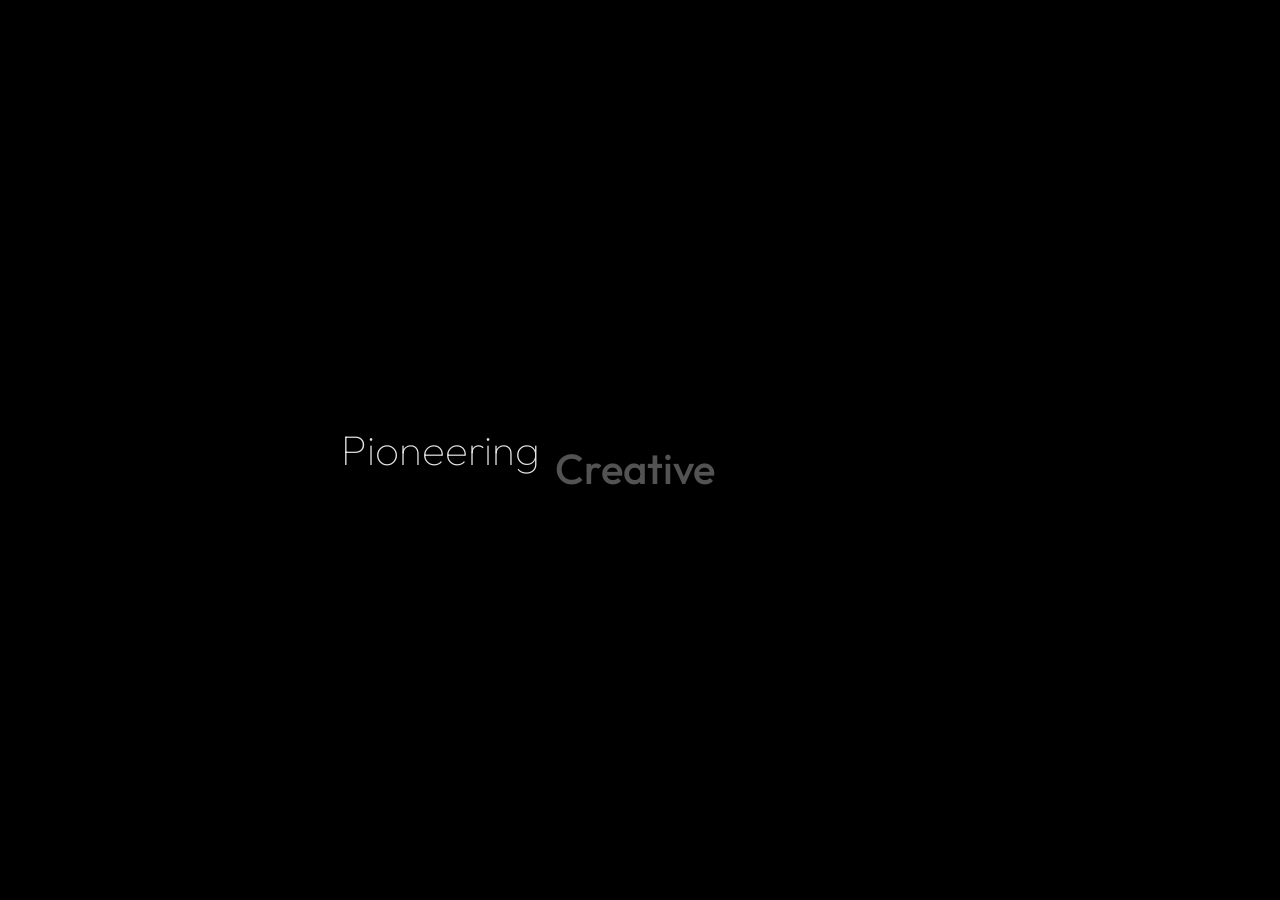
<file: portfolio-3.html>
<!DOCTYPE html>
<html lang="zxx">

<head>

    <meta charset="UTF-8">
    <meta name="viewport" content="width=device-width, initial-scale=1.0">
    <meta http-equiv="X-UA-Compatible" content="ie=edge">

    <!-- bootstrap grid css -->
    <link rel="stylesheet" href="css/plugins/bootstrap-grid.css">
    <!-- font awesome css -->
    <link rel="stylesheet" href="css/plugins/font-awesome.min.css">
    <!-- swiper css -->
    <link rel="stylesheet" href="css/plugins/swiper.min.css">
    <!-- fancybox css -->
    <link rel="stylesheet" href="css/plugins/fancybox.min.css">
    <!-- ashley scss -->
    <link rel="stylesheet" href="css/style.css">
    <!-- page name -->
    <title>Ashley</title>

</head>

<body>

    <!-- wrapper -->
    <div class="mil-wrapper" id="top">

        <!-- cursor -->
        <div class="mil-ball">
            <span class="mil-icon-1">
                <svg viewBox="0 0 128 128">
                    <path d="M106.1,41.9c-1.2-1.2-3.1-1.2-4.2,0c-1.2,1.2-1.2,3.1,0,4.2L116.8,61H11.2l14.9-14.9c1.2-1.2,1.2-3.1,0-4.2	c-1.2-1.2-3.1-1.2-4.2,0l-20,20c-1.2,1.2-1.2,3.1,0,4.2l20,20c0.6,0.6,1.4,0.9,2.1,0.9s1.5-0.3,2.1-0.9c1.2-1.2,1.2-3.1,0-4.2	L11.2,67h105.5l-14.9,14.9c-1.2,1.2-1.2,3.1,0,4.2c0.6,0.6,1.4,0.9,2.1,0.9s1.5-0.3,2.1-0.9l20-20c1.2-1.2,1.2-3.1,0-4.2L106.1,41.9	z" />
                </svg>
            </span>
            <div class="mil-more-text">More</div>
            <div class="mil-choose-text">Сhoose</div>
        </div>
        <!-- cursor end -->

        <!-- preloader -->
        <div class="mil-preloader">
            <div class="mil-preloader-animation">
                <div class="mil-pos-abs mil-animation-1">
                    <p class="mil-h3 mil-muted mil-thin">Pioneering</p>
                    <p class="mil-h3 mil-muted">Creative</p>
                    <p class="mil-h3 mil-muted mil-thin">Excellence</p>
                </div>
                <div class="mil-pos-abs mil-animation-2">
                    <div class="mil-reveal-frame">
                        <p class="mil-reveal-box"></p>
                        <p class="mil-h3 mil-muted mil-thin">ashley.com</p>
                    </div>
                </div>
            </div>
        </div>
        <!-- preloader end -->

        <!-- scrollbar progress -->
        <div class="mil-progress-track">
            <div class="mil-progress"></div>
        </div>
        <!-- scrollbar progress end -->

        <!-- menu -->
        <div class="mil-menu-frame">
            <!-- frame clone -->
            <div class="mil-frame-top">
                <a href="home-1.html" class="mil-logo">A.</a>
                <div class="mil-menu-btn">
                    <span></span>
                </div>
            </div>
            <!-- frame clone end -->
            <div class="container">
                <div class="mil-menu-content">
                    <div class="row">
                        <div class="col-xl-5">

                            <nav class="mil-main-menu" id="swupMenu">
                                <ul>
                                    <li class="mil-has-children">
                                        <a href="#.">Homepage</a>
                                        <ul>
                                            <li><a href="home-1.html">Landing page</a></li>
                                            <li><a href="home-2.html">Personal</a></li>
                                            <li><a href="portfolio-3.html">Portfolio slider</a></li>
                                        </ul>
                                    </li>
                                    <li class="mil-has-children mil-active">
                                        <a href="#.">Portfolio</a>
                                        <ul>
                                            <li><a href="portfolio-1.html">Grid type 1</a></li>
                                            <li><a href="portfolio-2.html">Grid type 2</a></li>
                                            <li><a href="portfolio-3.html">Slider</a></li>
                                        </ul>
                                    </li>
                                    <li class="mil-has-children">
                                        <a href="#.">Services</a>
                                        <ul>
                                            <li><a href="services.html">Services List</a></li>
                                            <li><a href="service.html">Single service</a></li>
                                        </ul>
                                    </li>
                                    <li class="mil-has-children">
                                        <a href="#.">Newsletter</a>
                                        <ul>
                                            <li><a href="blog.html">Blog List</a></li>
                                            <li><a href="publication.html">Publication</a></li>
                                        </ul>
                                    </li>
                                    <li class="mil-has-children">
                                        <a href="#.">Other pages</a>
                                        <ul>
                                            <li><a href="team.html">Team</a></li>
                                            <li><a href="contact.html">Contact</a></li>
                                            <li><a href="404.html">404</a></li>
                                        </ul>
                                    </li>
                                </ul>
                            </nav>

                        </div>
                        <div class="col-xl-7">

                            <div class="mil-menu-right-frame">
                                <div class="mil-animation-in">
                                    <div class="mil-animation-frame">
                                        <div class="mil-animation mil-position-1 mil-scale" data-value-1="2" data-value-2="2"></div>
                                    </div>
                                </div>
                                <div class="mil-menu-right">
                                    <div class="row">
                                        <div class="col-lg-8 mil-mb-60">

                                            <h6 class="mil-muted mil-mb-30">Projects</h6>

                                            <ul class="mil-menu-list">
                                                <li><a href="project-1.html" class="mil-light-soft">Interior design studio</a></li>
                                                <li><a href="project-2.html" class="mil-light-soft">Home Security Camera</a></li>
                                                <li><a href="project-3.html" class="mil-light-soft">Kemia Honest Skincare</a></li>
                                                <li><a href="project-4.html" class="mil-light-soft">Cascade of Lava</a></li>
                                                <li><a href="project-5.html" class="mil-light-soft">Air Pro by Molekule</a></li>
                                                <li><a href="project-6.html" class="mil-light-soft">Tony's Chocolonely</a></li>
                                            </ul>

                                        </div>
                                        <div class="col-lg-4 mil-mb-60">

                                            <h6 class="mil-muted mil-mb-30">Useful links</h6>

                                            <ul class="mil-menu-list">
                                                <li><a href="#." class="mil-light-soft">Privacy Policy</a></li>
                                                <li><a href="#." class="mil-light-soft">Terms and conditions</a></li>
                                                <li><a href="#." class="mil-light-soft">Cookie Policy</a></li>
                                                <li><a href="#." class="mil-light-soft">Careers</a></li>
                                            </ul>

                                        </div>
                                    </div>
                                    <div class="mil-divider mil-mb-60"></div>
                                    <div class="row justify-content-between">

                                        <div class="col-lg-4 mil-mb-60">

                                            <h6 class="mil-muted mil-mb-30">Canada</h6>

                                            <p class="mil-light-soft mil-up">71 South Los Carneros Road, California <span class="mil-no-wrap">+51 174 705 812</span></p>

                                        </div>
                                        <div class="col-lg-4 mil-mb-60">

                                            <h6 class="mil-muted mil-mb-30">Germany</h6>

                                            <p class="mil-light-soft">Leehove 40, 2678 MC De Lier, Netherlands <span class="mil-no-wrap">+31 174 705 811</span></p>

                                        </div>
                                    </div>
                                </div>
                            </div>

                        </div>
                    </div>
                </div>
            </div>
        </div>
        <!-- menu -->

        <!-- curtain -->
        <div class="mil-curtain"></div>
        <!-- curtain end -->

        <!-- frame -->
        <div class="mil-frame">
            <div class="mil-frame-top">
                <a href="home-1.html" class="mil-logo">A.</a>
                <div class="mil-menu-btn">
                    <span></span>
                </div>
            </div>
            <div class="mil-frame-bottom">
                <div class="mil-current-page"></div>
                <div class="mil-back-to-top">
                    <a href="#top" class="mil-link mil-dark mil-arrow-place">
                        <span>Back to top</span>
                    </a>
                </div>
            </div>
        </div>
        <!-- frame end -->

        <!-- content -->
        <div class="mil-content">
            <div id="swupMain" class="mil-main-transition">

                <!-- portfolio -->
                <section class="mil-portfolio-slider-frame">
                    <div class="mil-animation-frame">
                        <div class="mil-animation mil-position-4 mil-dark mil-scale" data-value-1="1" data-value-2="2" style="top: -60px; right: -4px;"></div>
                    </div>
                    <div class="container">
                        <div class="row align-items-end">
                            <div class="col-lg-9">
                                <div class="swiper-container mil-portfolio-slider mil-up">
                                    <div class="swiper-wrapper">
                                        <div class="swiper-slide">

                                            <div class="mil-portfolio-item mil-slider-item" data-swiper-parallax="-30">
                                                <div class="mil-cover-frame mil-drag">
                                                    <div class="mil-cover" data-swiper-parallax-scale="1.3">
                                                        <img src="img/works/1.jpg" alt="cover">
                                                    </div>
                                                </div>
                                                <div class="mil-descr" data-swiper-parallax-x="104%" data-swiper-parallax-opacity="0">
                                                    <div class="mil-descr-text" data-swiper-parallax-y="100%" data-swiper-parallax-opacity="0">
                                                        <div class="mil-labels mil-mb-15">
                                                            <div class="mil-label mil-upper mil-accent">TECHNOLOGY</div>
                                                            <div class="mil-label mil-upper">may 24 2023</div>
                                                        </div>
                                                        <h5>Interior design studio</h5>
                                                    </div>
                                                    <div data-swiper-parallax-y="120" data-swiper-parallax-opacity="0">
                                                        <a href="project-1.html" class="mil-button mil-arrow-place">
                                                            <span>View Project</span>
                                                        </a>
                                                    </div>
                                                </div>
                                            </div>

                                        </div>
                                        <div class="swiper-slide">

                                            <div class="mil-portfolio-item mil-slider-item" data-swiper-parallax="-30">
                                                <div class="mil-cover-frame mil-drag">
                                                    <div class="mil-cover" data-swiper-parallax-scale="1.3">
                                                        <img src="img/works/2.jpg" alt="cover">
                                                    </div>
                                                </div>
                                                <div class="mil-descr" data-swiper-parallax-x="104%" data-swiper-parallax-opacity="0">
                                                    <div class="mil-descr-text" data-swiper-parallax-y="100%" data-swiper-parallax-opacity="0">
                                                        <div class="mil-labels mil-mb-15">
                                                            <div class="mil-label mil-upper mil-accent">TECHNOLOGY</div>
                                                            <div class="mil-label mil-upper">may 24 2023</div>
                                                        </div>
                                                        <h5>Home Security Camera</h5>
                                                    </div>
                                                    <div data-swiper-parallax-y="100%" data-swiper-parallax-opacity="0">
                                                        <a href="project-2.html" class="mil-button mil-arrow-place">
                                                            <span>View Project</span>
                                                        </a>
                                                    </div>
                                                </div>
                                            </div>

                                        </div>
                                        <div class="swiper-slide">

                                            <div class="mil-portfolio-item mil-slider-item" data-swiper-parallax="-30">
                                                <div class="mil-cover-frame mil-drag">
                                                    <div class="mil-cover" data-swiper-parallax-scale="1.3">
                                                        <img src="img/works/3.jpg" alt="cover">
                                                    </div>
                                                </div>
                                                <div class="mil-descr" data-swiper-parallax-x="104%" data-swiper-parallax-opacity="0">
                                                    <div class="mil-descr-text" data-swiper-parallax-y="100%" data-swiper-parallax-opacity="0">
                                                        <div class="mil-labels mil-mb-15">
                                                            <div class="mil-label mil-upper mil-accent">TECHNOLOGY</div>
                                                            <div class="mil-label mil-upper">may 24 2023</div>
                                                        </div>
                                                        <h5>Kemia Honest Skincare</h5>
                                                    </div>
                                                    <div data-swiper-parallax-y="100%" data-swiper-parallax-opacity="0">
                                                        <a href="project-3.html" class="mil-button mil-arrow-place">
                                                            <span>View Project</span>
                                                        </a>
                                                    </div>
                                                </div>
                                            </div>

                                        </div>
                                        <div class="swiper-slide">

                                            <div class="mil-portfolio-item mil-slider-item" data-swiper-parallax="-30">
                                                <div class="mil-cover-frame mil-drag">
                                                    <div class="mil-cover" data-swiper-parallax-scale="1.3">
                                                        <img src="img/works/4.jpg" alt="cover">
                                                    </div>
                                                </div>
                                                <div class="mil-descr" data-swiper-parallax-x="104%" data-swiper-parallax-opacity="0">
                                                    <div class="mil-descr-text" data-swiper-parallax-y="100%" data-swiper-parallax-opacity="0">
                                                        <div class="mil-labels mil-mb-15">
                                                            <div class="mil-label mil-upper mil-accent">TECHNOLOGY</div>
                                                            <div class="mil-label mil-upper">may 24 2023</div>
                                                        </div>
                                                        <h5>Cascade of Lava</h5>
                                                    </div>
                                                    <div data-swiper-parallax-y="100%" data-swiper-parallax-opacity="0">
                                                        <a href="project-4.html" class="mil-button mil-arrow-place">
                                                            <span>View Project</span>
                                                        </a>
                                                    </div>
                                                </div>
                                            </div>

                                        </div>
                                        <div class="swiper-slide">

                                            <div class="mil-portfolio-item mil-slider-item" data-swiper-parallax="-30">
                                                <div class="mil-cover-frame mil-drag">
                                                    <div class="mil-cover" data-swiper-parallax-scale="1.3">
                                                        <img src="img/works/5.jpg" alt="cover">
                                                    </div>
                                                </div>
                                                <div class="mil-descr" data-swiper-parallax-x="104%" data-swiper-parallax-opacity="0">
                                                    <div class="mil-descr-text" data-swiper-parallax-y="100%" data-swiper-parallax-opacity="0">
                                                        <div class="mil-labels mil-mb-15">
                                                            <div class="mil-label mil-upper mil-accent">TECHNOLOGY</div>
                                                            <div class="mil-label mil-upper">may 24 2023</div>
                                                        </div>
                                                        <h5>Air Pro by Molekule</h5>
                                                    </div>
                                                    <div data-swiper-parallax-y="100%" data-swiper-parallax-opacity="0">
                                                        <a href="project-5.html" class="mil-button mil-arrow-place">
                                                            <span>View Project</span>
                                                        </a>
                                                    </div>
                                                </div>
                                            </div>

                                        </div>
                                        <div class="swiper-slide">

                                            <div class="mil-portfolio-item mil-slider-item" data-swiper-parallax="-30">
                                                <div class="mil-cover-frame mil-drag">
                                                    <div class="mil-cover" data-swiper-parallax-scale="1.3">
                                                        <img src="img/works/6.jpg" alt="cover">
                                                    </div>
                                                </div>
                                                <div class="mil-descr" data-swiper-parallax-x="104%" data-swiper-parallax-opacity="0">
                                                    <div class="mil-descr-text" data-swiper-parallax-y="100%" data-swiper-parallax-opacity="0">
                                                        <div class="mil-labels mil-mb-15">
                                                            <div class="mil-label mil-upper mil-accent">TECHNOLOGY</div>
                                                            <div class="mil-label mil-upper">may 24 2023</div>
                                                        </div>
                                                        <h5>Tony's Chocolonely</h5>
                                                    </div>
                                                    <div data-swiper-parallax-y="100%" data-swiper-parallax-opacity="0">
                                                        <a href="project-6.html" class="mil-button mil-arrow-place">
                                                            <span>View Project</span>
                                                        </a>
                                                    </div>
                                                </div>
                                            </div>

                                        </div>
                                    </div>
                                </div>
                            </div>
                            <div class="col-lg-3 mil-relative">
                                <div class="mil-portfolio-nav">
                                    <div class="mil-portfolio-btns-frame">
                                        <div class="swiper-portfolio-pagination"></div>
                                        <div class="mil-slider-nav">
                                            <div class="mil-slider-arrow mil-prev mil-portfolio-prev mil-arrow-place"></div>
                                            <div class="mil-slider-arrow mil-portfolio-next mil-arrow-place"></div>
                                        </div>
                                    </div>
                                </div>
                            </div>
                        </div>
                    </div>
                </section>
                <!-- portfolio end -->

                <!-- hidden elements -->
                <div class="mil-hidden-elements">
                    <div class="mil-dodecahedron">
                        <div class="mil-pentagon">
                            <div></div>
                            <div></div>
                            <div></div>
                            <div></div>
                            <div></div>
                        </div>
                        <div class="mil-pentagon">
                            <div></div>
                            <div></div>
                            <div></div>
                            <div></div>
                            <div></div>
                        </div>
                        <div class="mil-pentagon">
                            <div></div>
                            <div></div>
                            <div></div>
                            <div></div>
                            <div></div>
                        </div>
                        <div class="mil-pentagon">
                            <div></div>
                            <div></div>
                            <div></div>
                            <div></div>
                            <div></div>
                        </div>
                        <div class="mil-pentagon">
                            <div></div>
                            <div></div>
                            <div></div>
                            <div></div>
                            <div></div>
                        </div>
                        <div class="mil-pentagon">
                            <div></div>
                            <div></div>
                            <div></div>
                            <div></div>
                            <div></div>
                        </div>
                        <div class="mil-pentagon">
                            <div></div>
                            <div></div>
                            <div></div>
                            <div></div>
                            <div></div>
                        </div>
                        <div class="mil-pentagon">
                            <div></div>
                            <div></div>
                            <div></div>
                            <div></div>
                            <div></div>
                        </div>
                        <div class="mil-pentagon">
                            <div></div>
                            <div></div>
                            <div></div>
                            <div></div>
                            <div></div>
                        </div>
                        <div class="mil-pentagon">
                            <div></div>
                            <div></div>
                            <div></div>
                            <div></div>
                            <div></div>
                        </div>
                        <div class="mil-pentagon">
                            <div></div>
                            <div></div>
                            <div></div>
                            <div></div>
                            <div></div>
                        </div>
                        <div class="mil-pentagon">
                            <div></div>
                            <div></div>
                            <div></div>
                            <div></div>
                            <div></div>
                        </div>
                    </div>

                    <svg xmlns="http://www.w3.org/2000/svg" viewBox="0 0 24 24" class="mil-arrow">
                        <path d="M 14 5.3417969 C 13.744125 5.3417969 13.487969 5.4412187 13.292969 5.6367188 L 13.207031 5.7226562 C 12.816031 6.1136563 12.816031 6.7467188 13.207031 7.1367188 L 17.070312 11 L 4 11 C 3.448 11 3 11.448 3 12 C 3 12.552 3.448 13 4 13 L 17.070312 13 L 13.207031 16.863281 C 12.816031 17.254281 12.816031 17.887344 13.207031 18.277344 L 13.292969 18.363281 C 13.683969 18.754281 14.317031 18.754281 14.707031 18.363281 L 20.363281 12.707031 C 20.754281 12.316031 20.754281 11.682969 20.363281 11.292969 L 14.707031 5.6367188 C 14.511531 5.4412187 14.255875 5.3417969 14 5.3417969 z" />
                    </svg>

                    <svg width="250" viewBox="0 0 300 1404" fill="none" xmlns="http://www.w3.org/2000/svg" class="mil-lines">
                        <path fill-rule="evenodd" clip-rule="evenodd" d="M1 892L1 941H299V892C299 809.71 232.29 743 150 743C67.7096 743 1 809.71 1 892ZM0 942H300V892C300 809.157 232.843 742 150 742C67.1573 742 0 809.157 0 892L0 942Z" class="mil-move" />
                        <path fill-rule="evenodd" clip-rule="evenodd" d="M299 146V97L1 97V146C1 228.29 67.7096 295 150 295C232.29 295 299 228.29 299 146ZM300 96L0 96V146C0 228.843 67.1573 296 150 296C232.843 296 300 228.843 300 146V96Z" class="mil-move" />
                        <path fill-rule="evenodd" clip-rule="evenodd" d="M299 1H1V1403H299V1ZM0 0V1404H300V0H0Z" />
                        <path fill-rule="evenodd" clip-rule="evenodd" d="M150 -4.37115e-08L150 1404L149 1404L149 0L150 -4.37115e-08Z" />
                        <path fill-rule="evenodd" clip-rule="evenodd" d="M150 1324C232.29 1324 299 1257.29 299 1175C299 1092.71 232.29 1026 150 1026C67.7096 1026 1 1092.71 1 1175C1 1257.29 67.7096 1324 150 1324ZM150 1325C232.843 1325 300 1257.84 300 1175C300 1092.16 232.843 1025 150 1025C67.1573 1025 0 1092.16 0 1175C0 1257.84 67.1573 1325 150 1325Z" class="mil-move" />
                        <path fill-rule="evenodd" clip-rule="evenodd" d="M300 1175H0V1174H300V1175Z" class="mil-move" />
                        <path fill-rule="evenodd" clip-rule="evenodd" d="M150 678C232.29 678 299 611.29 299 529C299 446.71 232.29 380 150 380C67.7096 380 1 446.71 1 529C1 611.29 67.7096 678 150 678ZM150 679C232.843 679 300 611.843 300 529C300 446.157 232.843 379 150 379C67.1573 379 0 446.157 0 529C0 611.843 67.1573 679 150 679Z" class="mil-move" />
                        <path fill-rule="evenodd" clip-rule="evenodd" d="M299 380H1V678H299V380ZM0 379V679H300V379H0Z" class="mil-move" />
                    </svg>
                </div>
                <!-- hidden elements end -->

            </div>
        </div>
        <!-- content -->
    </div>
    <!-- wrapper end -->

    <!-- jQuery js -->
    <script src="js/plugins/jquery.min.js"></script>
    <!-- swup js -->
    <script src="js/plugins/swup.min.js"></script>
    <!-- swiper js -->
    <script src="js/plugins/swiper.min.js"></script>
    <!-- fancybox js -->
    <script src="js/plugins/fancybox.min.js"></script>
    <!-- gsap js -->
    <script src="js/plugins/gsap.min.js"></script>
    <!-- scroll smoother -->
    <script src="js/plugins/smooth-scroll.js"></script>
    <!-- scroll trigger js -->
    <script src="js/plugins/ScrollTrigger.min.js"></script>
    <!-- scroll to js -->
    <script src="js/plugins/ScrollTo.min.js"></script>
    <!-- ashley js -->
    <script src="js/main.js"></script>

</body>

</html>
</file>
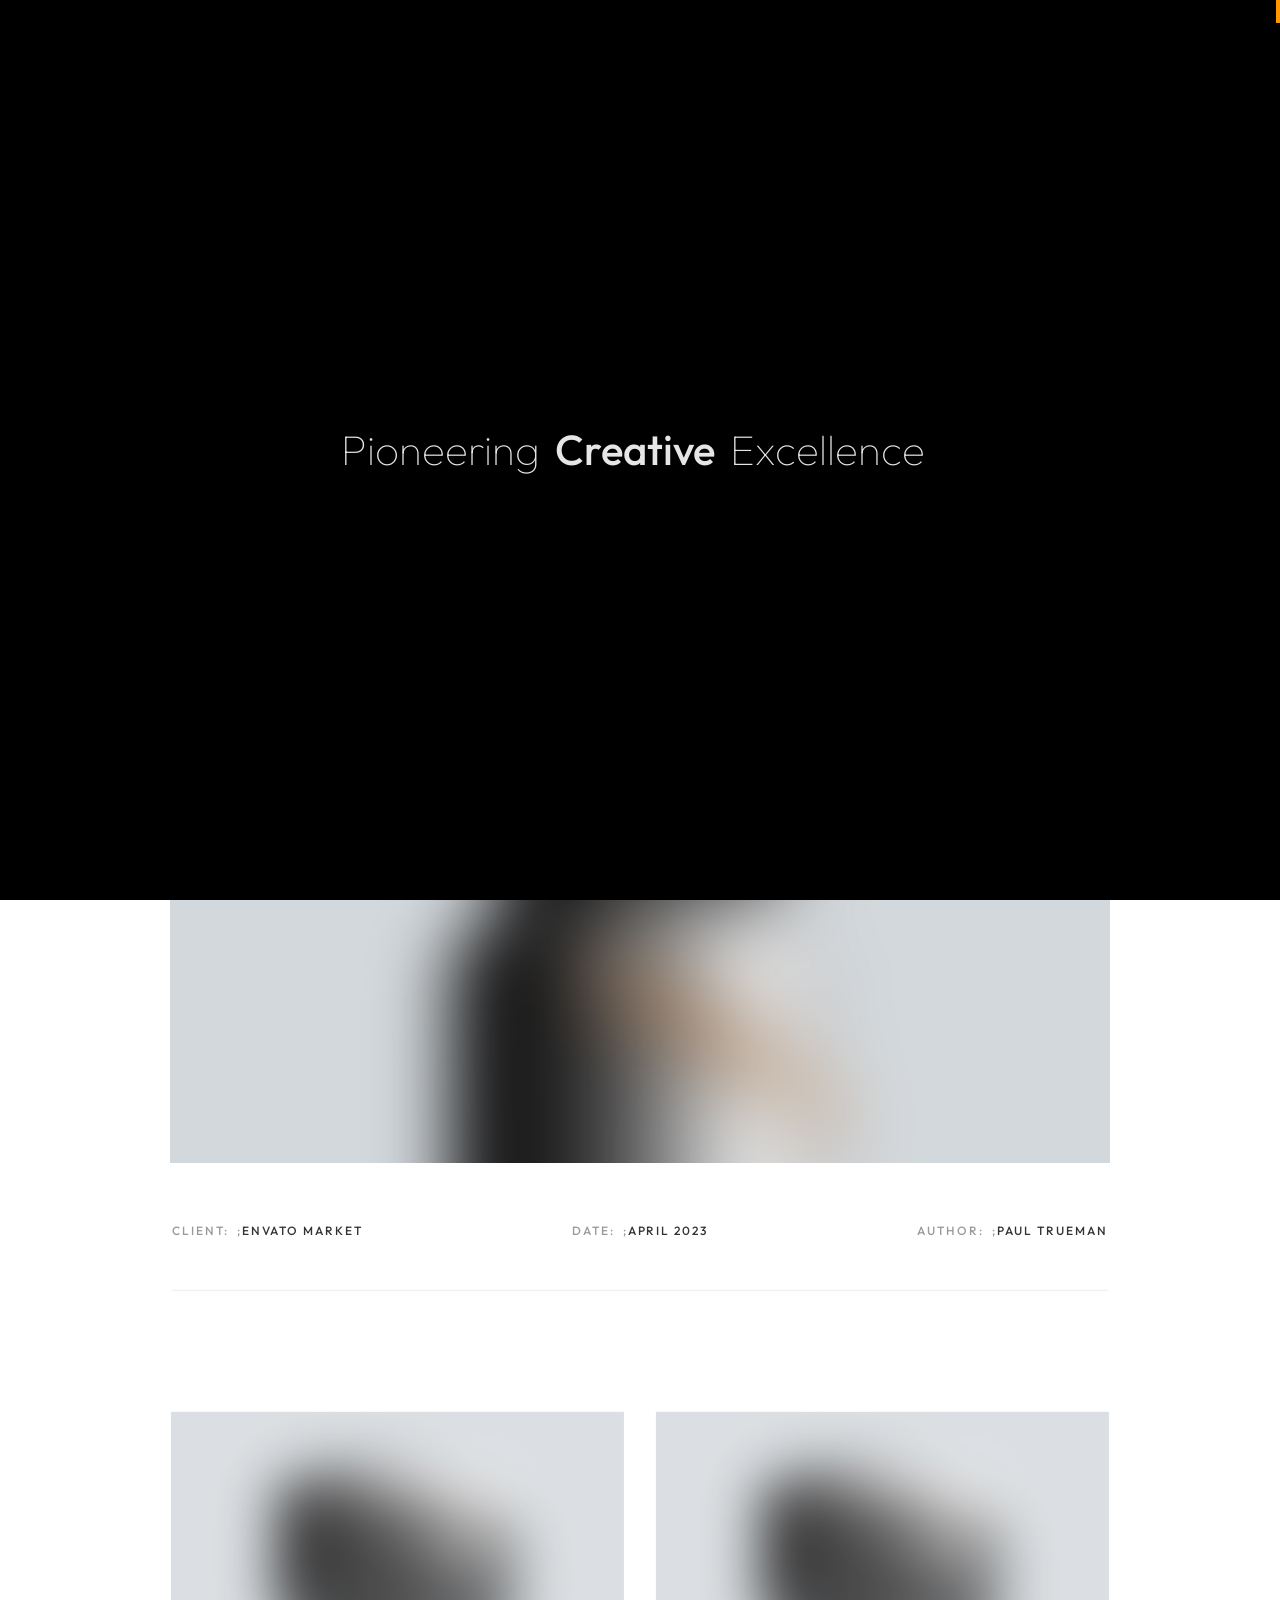
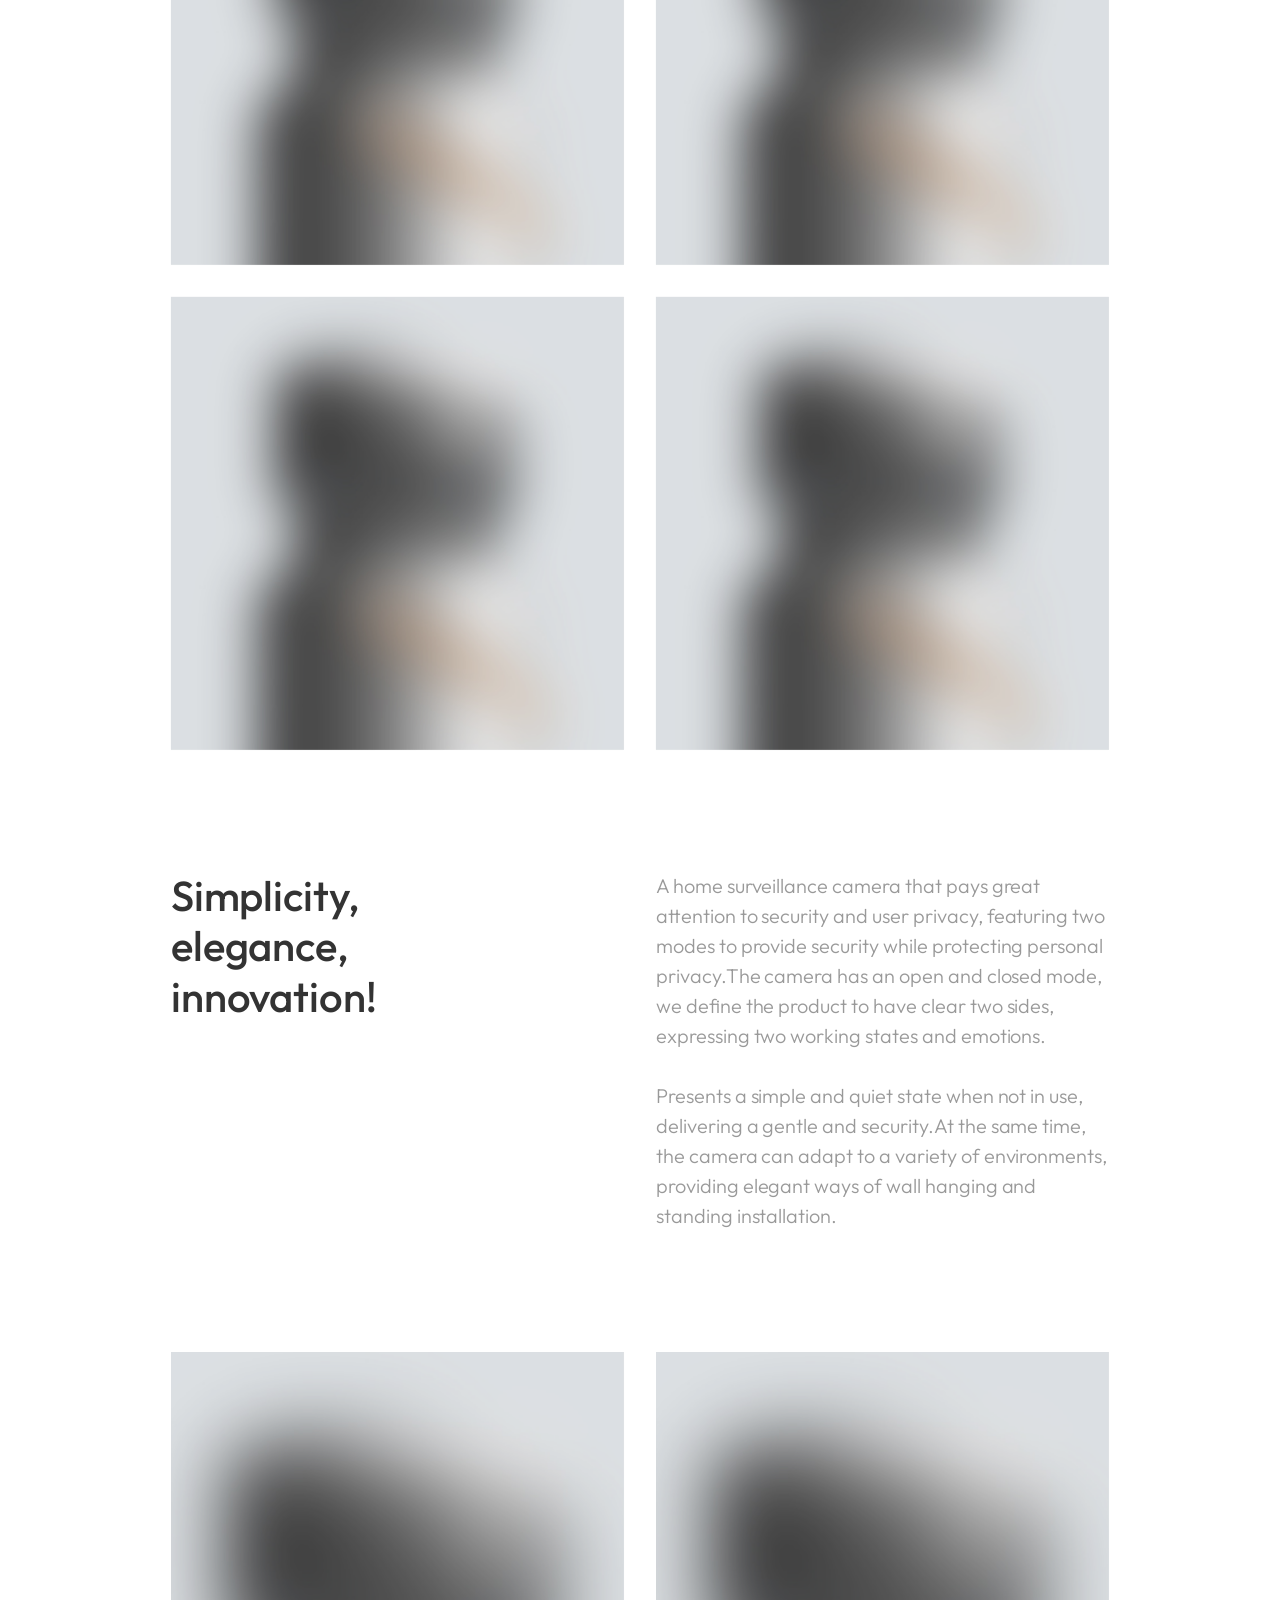
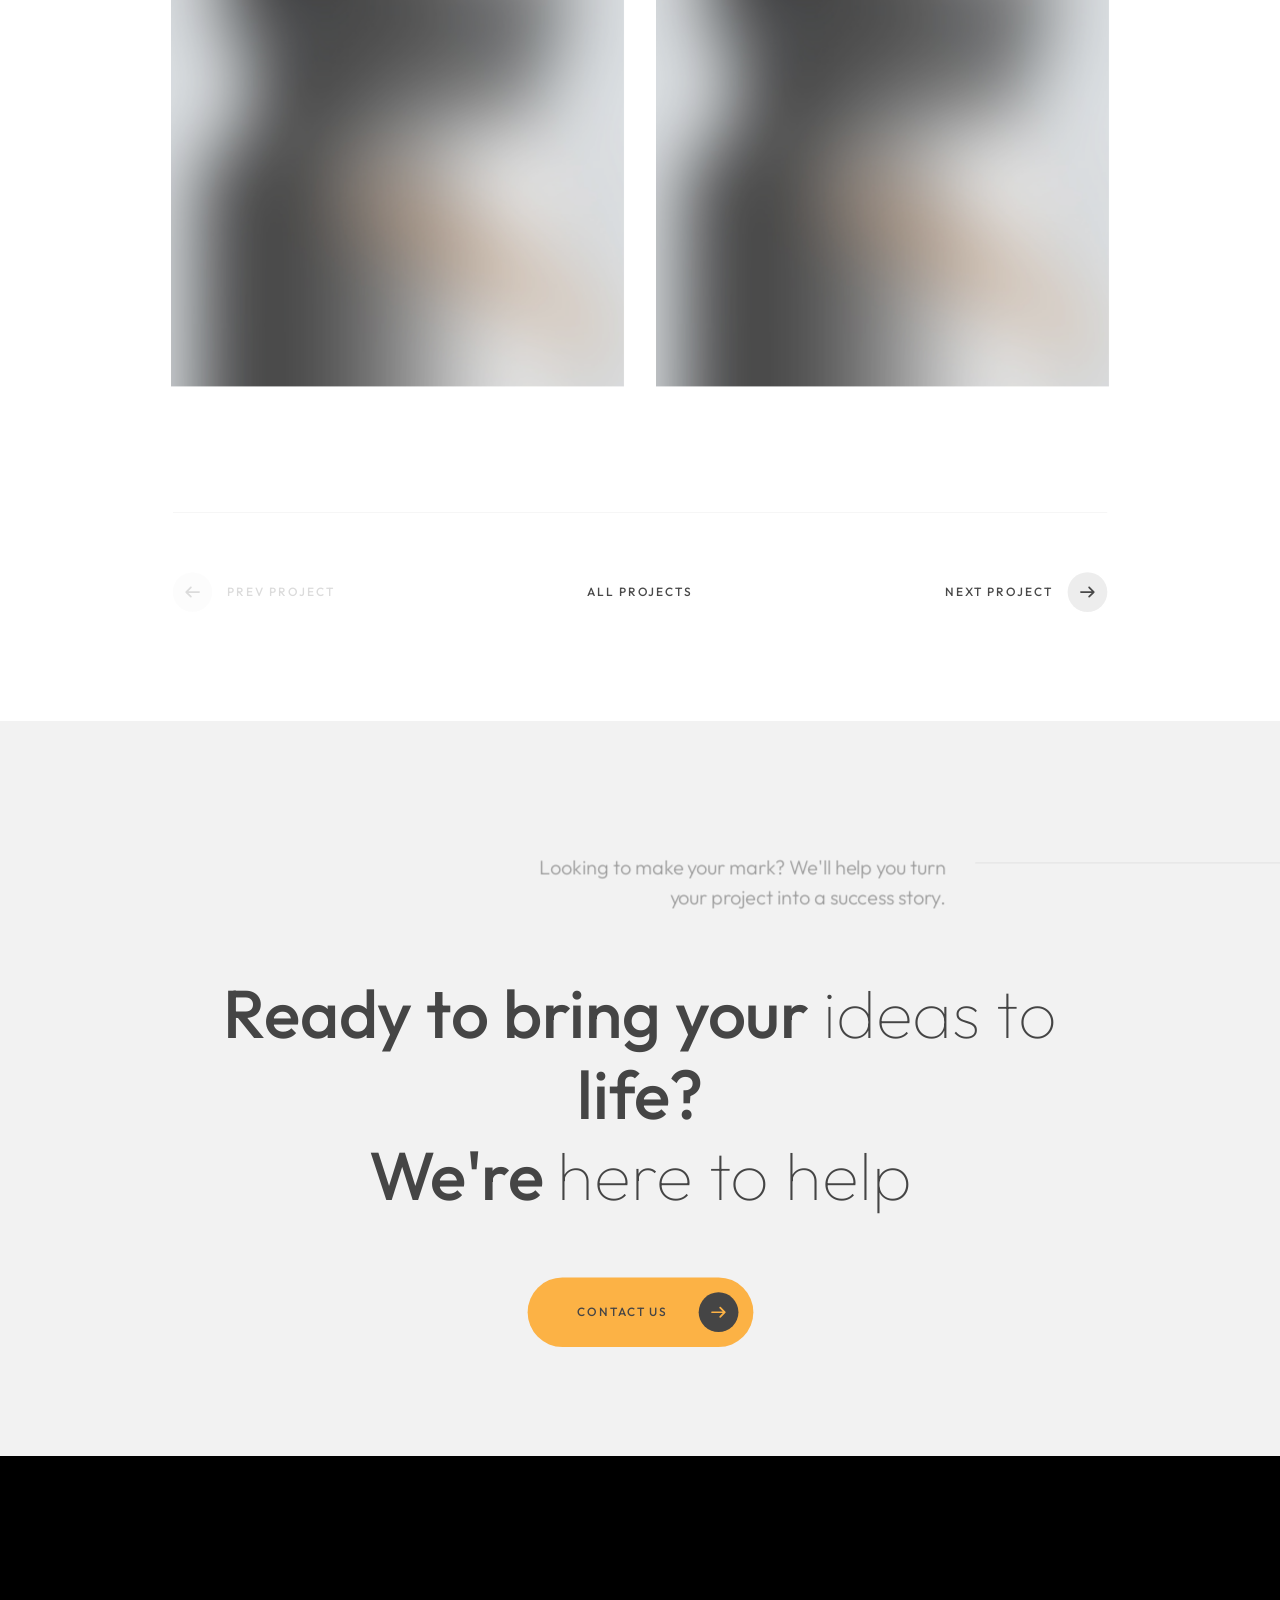
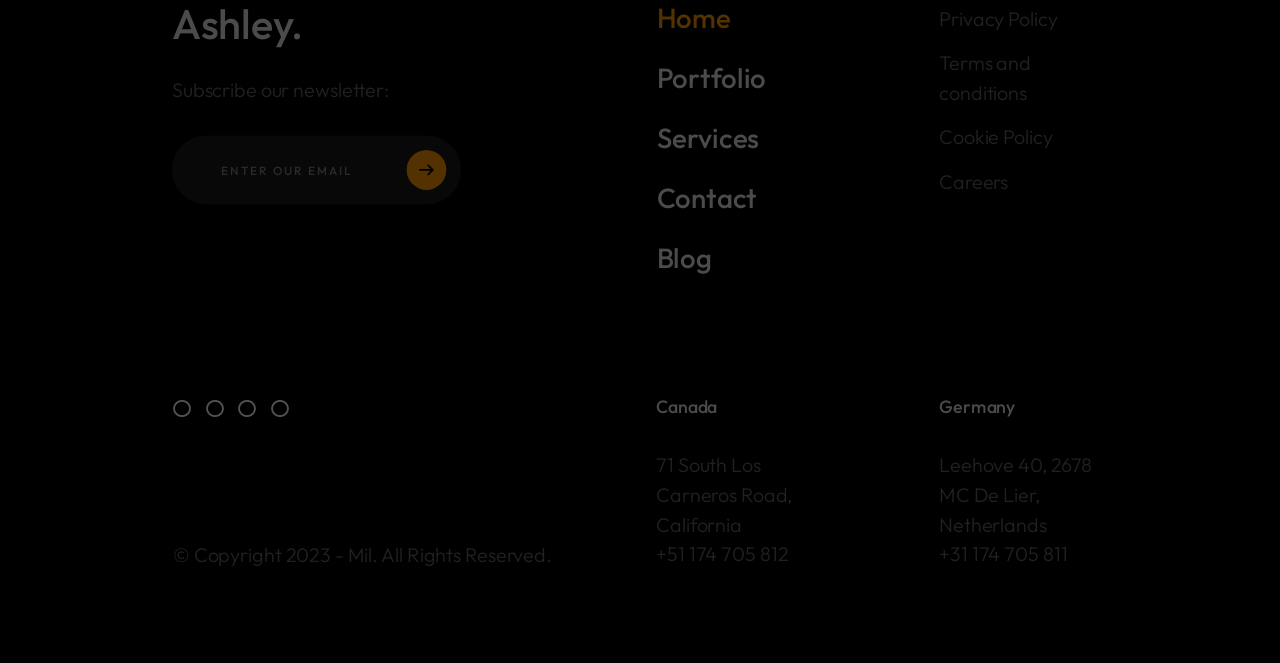
<file: project-1.html>
<!DOCTYPE html>
<html lang="zxx">

<head>

    <meta charset="UTF-8">
    <meta name="viewport" content="width=device-width, initial-scale=1.0">
    <meta http-equiv="X-UA-Compatible" content="ie=edge">

    <!-- bootstrap grid css -->
    <link rel="stylesheet" href="css/plugins/bootstrap-grid.css">
    <!-- font awesome css -->
    <link rel="stylesheet" href="css/plugins/font-awesome.min.css">
    <!-- swiper css -->
    <link rel="stylesheet" href="css/plugins/swiper.min.css">
    <!-- fancybox css -->
    <link rel="stylesheet" href="css/plugins/fancybox.min.css">
    <!-- ashley scss -->
    <link rel="stylesheet" href="css/style.css">
    <!-- page name -->
    <title>Ashley</title>

</head>

<body>

    <!-- wrapper -->
    <div class="mil-wrapper" id="top">

        <!-- cursor -->
        <div class="mil-ball">
            <span class="mil-icon-1">
                <svg viewBox="0 0 128 128">
                    <path d="M106.1,41.9c-1.2-1.2-3.1-1.2-4.2,0c-1.2,1.2-1.2,3.1,0,4.2L116.8,61H11.2l14.9-14.9c1.2-1.2,1.2-3.1,0-4.2	c-1.2-1.2-3.1-1.2-4.2,0l-20,20c-1.2,1.2-1.2,3.1,0,4.2l20,20c0.6,0.6,1.4,0.9,2.1,0.9s1.5-0.3,2.1-0.9c1.2-1.2,1.2-3.1,0-4.2	L11.2,67h105.5l-14.9,14.9c-1.2,1.2-1.2,3.1,0,4.2c0.6,0.6,1.4,0.9,2.1,0.9s1.5-0.3,2.1-0.9l20-20c1.2-1.2,1.2-3.1,0-4.2L106.1,41.9	z" />
                </svg>
            </span>
            <div class="mil-more-text">More</div>
            <div class="mil-choose-text">Сhoose</div>
        </div>
        <!-- cursor end -->

        <!-- preloader -->
        <div class="mil-preloader">
            <div class="mil-preloader-animation">
                <div class="mil-pos-abs mil-animation-1">
                    <p class="mil-h3 mil-muted mil-thin">Pioneering</p>
                    <p class="mil-h3 mil-muted">Creative</p>
                    <p class="mil-h3 mil-muted mil-thin">Excellence</p>
                </div>
                <div class="mil-pos-abs mil-animation-2">
                    <div class="mil-reveal-frame">
                        <p class="mil-reveal-box"></p>
                        <p class="mil-h3 mil-muted mil-thin">ashley.com</p>
                    </div>
                </div>
            </div>
        </div>
        <!-- preloader end -->

        <!-- scrollbar progress -->
        <div class="mil-progress-track">
            <div class="mil-progress"></div>
        </div>
        <!-- scrollbar progress end -->

        <!-- menu -->
        <div class="mil-menu-frame">
            <!-- frame clone -->
            <div class="mil-frame-top">
                <a href="home-1.html" class="mil-logo">A.</a>
                <div class="mil-menu-btn">
                    <span></span>
                </div>
            </div>
            <!-- frame clone end -->
            <div class="container">
                <div class="mil-menu-content">
                    <div class="row">
                        <div class="col-xl-5">

                            <nav class="mil-main-menu" id="swupMenu">
                                <ul>
                                    <li class="mil-has-children">
                                        <a href="#.">Homepage</a>
                                        <ul>
                                            <li><a href="home-1.html">Landing page</a></li>
                                            <li><a href="home-2.html">Personal</a></li>
                                            <li><a href="portfolio-3.html">Portfolio slider</a></li>
                                        </ul>
                                    </li>
                                    <li class="mil-has-children">
                                        <a href="#.">Portfolio</a>
                                        <ul>
                                            <li><a href="portfolio-1.html">Grid type 1</a></li>
                                            <li><a href="portfolio-2.html">Grid type 2</a></li>
                                            <li><a href="portfolio-3.html">Slider</a></li>
                                        </ul>
                                    </li>
                                    <li class="mil-has-children">
                                        <a href="#.">Services</a>
                                        <ul>
                                            <li><a href="services.html">Services List</a></li>
                                            <li><a href="service.html">Single service</a></li>
                                        </ul>
                                    </li>
                                    <li class="mil-has-children">
                                        <a href="#.">Newsletter</a>
                                        <ul>
                                            <li><a href="blog.html">Blog List</a></li>
                                            <li><a href="publication.html">Publication</a></li>
                                        </ul>
                                    </li>
                                    <li class="mil-has-children mil-active">
                                        <a href="#.">Other pages</a>
                                        <ul>
                                            <li><a href="team.html">Team</a></li>
                                            <li><a href="contact.html">Contact</a></li>
                                            <li><a href="404.html">404</a></li>
                                        </ul>
                                    </li>
                                </ul>
                            </nav>

                        </div>
                        <div class="col-xl-7">

                            <div class="mil-menu-right-frame">
                                <div class="mil-animation-in">
                                    <div class="mil-animation-frame">
                                        <div class="mil-animation mil-position-1 mil-scale" data-value-1="2" data-value-2="2"></div>
                                    </div>
                                </div>
                                <div class="mil-menu-right">
                                    <div class="row">
                                        <div class="col-lg-8 mil-mb-60">

                                            <h6 class="mil-muted mil-mb-30">Projects</h6>

                                            <ul class="mil-menu-list">
                                                <li><a href="project-1.html" class="mil-light-soft">Interior design studio</a></li>
                                                <li><a href="project-2.html" class="mil-light-soft">Home Security Camera</a></li>
                                                <li><a href="project-3.html" class="mil-light-soft">Kemia Honest Skincare</a></li>
                                                <li><a href="project-4.html" class="mil-light-soft">Cascade of Lava</a></li>
                                                <li><a href="project-5.html" class="mil-light-soft">Air Pro by Molekule</a></li>
                                                <li><a href="project-6.html" class="mil-light-soft">Tony's Chocolonely</a></li>
                                            </ul>

                                        </div>
                                        <div class="col-lg-4 mil-mb-60">

                                            <h6 class="mil-muted mil-mb-30">Useful links</h6>

                                            <ul class="mil-menu-list">
                                                <li><a href="#." class="mil-light-soft">Privacy Policy</a></li>
                                                <li><a href="#." class="mil-light-soft">Terms and conditions</a></li>
                                                <li><a href="#." class="mil-light-soft">Cookie Policy</a></li>
                                                <li><a href="#." class="mil-light-soft">Careers</a></li>
                                            </ul>

                                        </div>
                                    </div>
                                    <div class="mil-divider mil-mb-60"></div>
                                    <div class="row justify-content-between">

                                        <div class="col-lg-4 mil-mb-60">

                                            <h6 class="mil-muted mil-mb-30">Canada</h6>

                                            <p class="mil-light-soft mil-up">71 South Los Carneros Road, California <span class="mil-no-wrap">+51 174 705 812</span></p>

                                        </div>
                                        <div class="col-lg-4 mil-mb-60">

                                            <h6 class="mil-muted mil-mb-30">Germany</h6>

                                            <p class="mil-light-soft">Leehove 40, 2678 MC De Lier, Netherlands <span class="mil-no-wrap">+31 174 705 811</span></p>

                                        </div>
                                    </div>
                                </div>
                            </div>

                        </div>
                    </div>
                </div>
            </div>
        </div>
        <!-- menu -->

        <!-- curtain -->
        <div class="mil-curtain"></div>
        <!-- curtain end -->

        <!-- frame -->
        <div class="mil-frame">
            <div class="mil-frame-top">
                <a href="home-1.html" class="mil-logo">A.</a>
                <div class="mil-menu-btn">
                    <span></span>
                </div>
            </div>
            <div class="mil-frame-bottom">
                <div class="mil-current-page"></div>
                <div class="mil-back-to-top">
                    <a href="#top" class="mil-link mil-dark mil-arrow-place">
                        <span>Back to top</span>
                    </a>
                </div>
            </div>
        </div>
        <!-- frame end -->

        <!-- content -->
        <div class="mil-content">
            <div id="swupMain" class="mil-main-transition">

                <!-- banner -->
                <div class="mil-inner-banner">
                    <div class="mil-banner-content mil-up">
                        <div class="mil-animation-frame">
                            <div class="mil-animation mil-position-4 mil-dark mil-scale" data-value-1="6" data-value-2="1.4"></div>
                        </div>
                        <div class="container">
                            <ul class="mil-breadcrumbs mil-mb-60">
                                <li><a href="home-1.html">Homepage</a></li>
                                <li><a href="portfolio-1.html">Portfolio</a></li>
                                <li><a href="project-1.html">Project</a></li>
                            </ul>
                            <h1 class="mil-mb-60">Interior Design <span class="mil-thin">Studio</span></h1>
                            <a href="#project" class="mil-link mil-dark mil-arrow-place mil-down-arrow">
                                <span>Read more</span>
                            </a>
                        </div>
                    </div>
                </div>
                <!-- banner end -->

                <!-- project -->
                <section class="mil-p-120-0">
                    <div class="container mil-p-0-120" id="project">
                        <div class="mil-image-frame mil-horizontal mil-up">
                            <img src="img/works/1/1.jpg" alt="image">
                            <a data-fancybox="gallery" data-no-swup href="img/works/1/1.jpg" class="mil-zoom-btn">
                                <img src="img/icons/zoom.svg" alt="zoom">
                            </a>
                        </div>
                        <div class="mil-info mil-up">
                            <div>Client: &nbsp;;<span class="mil-dark">Envato Market</span></div>
                            <div>Date: &nbsp;;<span class="mil-dark">April 2023</span></div>
                            <div>Author: &nbsp;;<span class="mil-dark">Paul Trueman</span></div>
                        </div>
                        <div class="mil-p-120-0">

                            <div class="row">
                                <div class="col-lg-6">

                                    <div class="mil-image-frame mil-square mil-up mil-mb-30">
                                        <img src="img/works/1/2.jpg" alt="image">
                                        <a data-fancybox="gallery" data-no-swup href="img/works/1/2.jpg" class="mil-zoom-btn">
                                            <img src="img/icons/zoom.svg" alt="zoom">
                                        </a>
                                    </div>

                                </div>
                                <div class="col-lg-6">

                                    <div class="mil-image-frame mil-square mil-up mil-mb-30">
                                        <img src="img/works/1/3.jpg" alt="image">
                                        <a data-fancybox="gallery" data-no-swup href="img/works/1/3.jpg" class="mil-zoom-btn">
                                            <img src="img/icons/zoom.svg" alt="zoom">
                                        </a>
                                    </div>

                                </div>
                                <div class="col-lg-6">

                                    <div class="mil-image-frame mil-square mil-up mil-mb-30">
                                        <img src="img/works/1/4.jpg" alt="image">
                                        <a data-fancybox="gallery" data-no-swup href="img/works/1/4.jpg" class="mil-zoom-btn">
                                            <img src="img/icons/zoom.svg" alt="zoom">
                                        </a>
                                    </div>

                                </div>
                                <div class="col-lg-6">

                                    <div class="mil-image-frame mil-square mil-up mil-mb-30">
                                        <img src="img/works/1/5.jpg" alt="image">
                                        <a data-fancybox="gallery" data-no-swup href="img/works/1/5.jpg" class="mil-zoom-btn">
                                            <img src="img/icons/zoom.svg" alt="zoom">
                                        </a>
                                    </div>

                                </div>
                            </div>
                            <div class="row justify-content-between mil-p-90-120">
                                <div class="col-lg-5">
                                    <h3 class="mil-up mil-mb-60">Simplicity, elegance, innovation!</h3>
                                </div>
                                <div class="col-lg-6">
                                    <p class="mil-up mil-mb-30">A home surveillance camera that pays great attention to security and user privacy, featuring two modes to provide security while protecting personal privacy.The camera has an open and closed mode, we define the product to have clear two sides, expressing two working states and emotions.</p>

                                    <p class="mil-up">Presents a simple and quiet state when not in use, delivering a gentle and security.At the same time, the camera can adapt to a variety of environments, providing elegant ways of wall hanging and standing installation.</p>
                                </div>
                            </div>
                            <div class="row mil-p-0-90">
                                <div class="col-lg-6">

                                    <div class="mil-image-frame mil-vertical mil-up mil-mb-30">
                                        <img src="img/works/1/6.jpg" alt="image">
                                        <a data-fancybox="gallery" data-no-swup href="img/works/1/6.jpg" class="mil-zoom-btn">
                                            <img src="img/icons/zoom.svg" alt="zoom">
                                        </a>
                                    </div>

                                </div>
                                <div class="col-lg-6">

                                    <div class="mil-image-frame mil-vertical mil-up mil-mb-30">
                                        <img src="img/works/1/7.jpg" alt="image">
                                        <a data-fancybox="gallery" data-no-swup href="img/works/1/7.jpg" class="mil-zoom-btn">
                                            <img src="img/icons/zoom.svg" alt="zoom">
                                        </a>
                                    </div>

                                </div>
                            </div>

                        </div>

                        <div class="mil-works-nav mil-up">
                            <a href="#." class="mil-link mil-dark mil-arrow-place mil-icon-left mil-disabled">
                                <span>Prev project</span>
                            </a>
                            <a href="portfolio-1.html" class="mil-link mil-dark">
                                <span>All projects</span>
                            </a>
                            <a href="project-2.html" class="mil-link mil-dark mil-arrow-place">
                                <span>Next project</span>
                            </a>
                        </div>
                    </div>
                </section>
                <!-- project end -->

                <!-- call to action -->
                <section class="mil-soft-bg">
                    <div class="container mil-p-120-120">
                        <div class="row">
                            <div class="col-lg-10">

                                <span class="mil-suptitle mil-suptitle-right mil-suptitle-dark mil-up">Looking to make your mark? We'll help you turn <br> your project into a success story.</span>

                            </div>
                        </div>
                        <div class="mil-center">
                            <h2 class="mil-up mil-mb-60">Ready to bring your <span class="mil-thin">ideas to</span> life? <br> We're <span class="mil-thin">here to help</span></h2>
                            <div class="mil-up"><a href="contact.html" class="mil-button mil-arrow-place"><span>Contact us</span></a></div>
                        </div>
                    </div>
                </section>
                <!-- call to action end -->

                <!-- footer -->
                <footer class="mil-dark-bg">
                    <div class="mi-invert-fix">
                        <div class="container mil-p-120-60">
                            <div class="row justify-content-between">
                                <div class="col-md-4 col-lg-4 mil-mb-60">

                                    <div class="mil-muted mil-logo mil-up mil-mb-30">Ashley.</div>

                                    <p class="mil-light-soft mil-up mil-mb-30">Subscribe our newsletter:</p>

                                    <form class="mil-subscribe-form mil-up">
                                        <input type="text" placeholder="Enter our email">
                                        <button type="submit" class="mil-button mil-icon-button-sm mil-arrow-place"></button>
                                    </form>

                                </div>
                                <div class="col-md-7 col-lg-6">
                                    <div class="row justify-content-end">
                                        <div class="col-md-6 col-lg-7">

                                            <nav class="mil-footer-menu mil-mb-60">
                                                <ul>
                                                    <li class="mil-up mil-active">
                                                        <a href="home-1.html">Home</a>
                                                    </li>
                                                    <li class="mil-up">
                                                        <a href="portfolio-1.html">Portfolio</a>
                                                    </li>
                                                    <li class="mil-up">
                                                        <a href="services.html">Services</a>
                                                    </li>
                                                    <li class="mil-up">
                                                        <a href="contact.html">Contact</a>
                                                    </li>
                                                    <li class="mil-up">
                                                        <a href="blog.html">Blog</a>
                                                    </li>
                                                </ul>
                                            </nav>

                                        </div>
                                        <div class="col-md-6 col-lg-5">

                                            <ul class="mil-menu-list mil-up mil-mb-60">
                                                <li><a href="#." class="mil-light-soft">Privacy Policy</a></li>
                                                <li><a href="#." class="mil-light-soft">Terms and conditions</a></li>
                                                <li><a href="#." class="mil-light-soft">Cookie Policy</a></li>
                                                <li><a href="#." class="mil-light-soft">Careers</a></li>
                                            </ul>

                                        </div>
                                    </div>
                                </div>
                            </div>

                            <div class="row justify-content-between flex-sm-row-reverse">
                                <div class="col-md-7 col-lg-6">

                                    <div class="row justify-content-between">

                                        <div class="col-md-6 col-lg-5 mil-mb-60">

                                            <h6 class="mil-muted mil-up mil-mb-30">Canada</h6>

                                            <p class="mil-light-soft mil-up">71 South Los Carneros Road, California <span class="mil-no-wrap">+51 174 705 812</span></p>

                                        </div>
                                        <div class="col-md-6 col-lg-5 mil-mb-60">

                                            <h6 class="mil-muted mil-up mil-mb-30">Germany</h6>

                                            <p class="mil-light-soft mil-up">Leehove 40, 2678 MC De Lier, Netherlands <span class="mil-no-wrap">+31 174 705 811</span></p>

                                        </div>
                                    </div>

                                </div>
                                <div class="col-md-4 col-lg-6 mil-mb-60">

                                    <div class="mil-vert-between">
                                        <div class="mil-mb-30">
                                            <ul class="mil-social-icons mil-up">
                                                <li><a href="#." target="_blank" class="social-icon"> <i class="far fa-circle"></i></a></li>
                                                <li><a href="#." target="_blank" class="social-icon"> <i class="far fa-circle"></i></a></li>
                                                <li><a href="#." target="_blank" class="social-icon"> <i class="far fa-circle"></i></a></li>
                                                <li><a href="#." target="_blank" class="social-icon"> <i class="far fa-circle"></i></a></li>
                                            </ul>
                                        </div>
                                        <p class="mil-light-soft mil-up">© Copyright 2023 - Mil. All Rights Reserved.</p>
                                    </div>

                                </div>
                            </div>
                        </div>
                    </div>
                </footer>
                <!-- footer end -->

                <!-- hidden elements -->
                <div class="mil-hidden-elements">
                    <div class="mil-dodecahedron">
                        <div class="mil-pentagon">
                            <div></div>
                            <div></div>
                            <div></div>
                            <div></div>
                            <div></div>
                        </div>
                        <div class="mil-pentagon">
                            <div></div>
                            <div></div>
                            <div></div>
                            <div></div>
                            <div></div>
                        </div>
                        <div class="mil-pentagon">
                            <div></div>
                            <div></div>
                            <div></div>
                            <div></div>
                            <div></div>
                        </div>
                        <div class="mil-pentagon">
                            <div></div>
                            <div></div>
                            <div></div>
                            <div></div>
                            <div></div>
                        </div>
                        <div class="mil-pentagon">
                            <div></div>
                            <div></div>
                            <div></div>
                            <div></div>
                            <div></div>
                        </div>
                        <div class="mil-pentagon">
                            <div></div>
                            <div></div>
                            <div></div>
                            <div></div>
                            <div></div>
                        </div>
                        <div class="mil-pentagon">
                            <div></div>
                            <div></div>
                            <div></div>
                            <div></div>
                            <div></div>
                        </div>
                        <div class="mil-pentagon">
                            <div></div>
                            <div></div>
                            <div></div>
                            <div></div>
                            <div></div>
                        </div>
                        <div class="mil-pentagon">
                            <div></div>
                            <div></div>
                            <div></div>
                            <div></div>
                            <div></div>
                        </div>
                        <div class="mil-pentagon">
                            <div></div>
                            <div></div>
                            <div></div>
                            <div></div>
                            <div></div>
                        </div>
                        <div class="mil-pentagon">
                            <div></div>
                            <div></div>
                            <div></div>
                            <div></div>
                            <div></div>
                        </div>
                        <div class="mil-pentagon">
                            <div></div>
                            <div></div>
                            <div></div>
                            <div></div>
                            <div></div>
                        </div>
                    </div>

                    <svg xmlns="http://www.w3.org/2000/svg" viewBox="0 0 24 24" class="mil-arrow">
                        <path d="M 14 5.3417969 C 13.744125 5.3417969 13.487969 5.4412187 13.292969 5.6367188 L 13.207031 5.7226562 C 12.816031 6.1136563 12.816031 6.7467188 13.207031 7.1367188 L 17.070312 11 L 4 11 C 3.448 11 3 11.448 3 12 C 3 12.552 3.448 13 4 13 L 17.070312 13 L 13.207031 16.863281 C 12.816031 17.254281 12.816031 17.887344 13.207031 18.277344 L 13.292969 18.363281 C 13.683969 18.754281 14.317031 18.754281 14.707031 18.363281 L 20.363281 12.707031 C 20.754281 12.316031 20.754281 11.682969 20.363281 11.292969 L 14.707031 5.6367188 C 14.511531 5.4412187 14.255875 5.3417969 14 5.3417969 z" />
                    </svg>

                    <svg width="250" viewBox="0 0 300 1404" fill="none" xmlns="http://www.w3.org/2000/svg" class="mil-lines">
                        <path fill-rule="evenodd" clip-rule="evenodd" d="M1 892L1 941H299V892C299 809.71 232.29 743 150 743C67.7096 743 1 809.71 1 892ZM0 942H300V892C300 809.157 232.843 742 150 742C67.1573 742 0 809.157 0 892L0 942Z" class="mil-move" />
                        <path fill-rule="evenodd" clip-rule="evenodd" d="M299 146V97L1 97V146C1 228.29 67.7096 295 150 295C232.29 295 299 228.29 299 146ZM300 96L0 96V146C0 228.843 67.1573 296 150 296C232.843 296 300 228.843 300 146V96Z" class="mil-move" />
                        <path fill-rule="evenodd" clip-rule="evenodd" d="M299 1H1V1403H299V1ZM0 0V1404H300V0H0Z" />
                        <path fill-rule="evenodd" clip-rule="evenodd" d="M150 -4.37115e-08L150 1404L149 1404L149 0L150 -4.37115e-08Z" />
                        <path fill-rule="evenodd" clip-rule="evenodd" d="M150 1324C232.29 1324 299 1257.29 299 1175C299 1092.71 232.29 1026 150 1026C67.7096 1026 1 1092.71 1 1175C1 1257.29 67.7096 1324 150 1324ZM150 1325C232.843 1325 300 1257.84 300 1175C300 1092.16 232.843 1025 150 1025C67.1573 1025 0 1092.16 0 1175C0 1257.84 67.1573 1325 150 1325Z" class="mil-move" />
                        <path fill-rule="evenodd" clip-rule="evenodd" d="M300 1175H0V1174H300V1175Z" class="mil-move" />
                        <path fill-rule="evenodd" clip-rule="evenodd" d="M150 678C232.29 678 299 611.29 299 529C299 446.71 232.29 380 150 380C67.7096 380 1 446.71 1 529C1 611.29 67.7096 678 150 678ZM150 679C232.843 679 300 611.843 300 529C300 446.157 232.843 379 150 379C67.1573 379 0 446.157 0 529C0 611.843 67.1573 679 150 679Z" class="mil-move" />
                        <path fill-rule="evenodd" clip-rule="evenodd" d="M299 380H1V678H299V380ZM0 379V679H300V379H0Z" class="mil-move" />
                    </svg>
                </div>
                <!-- hidden elements end -->

            </div>
        </div>
        <!-- content -->
    </div>
    <!-- wrapper end -->

    <!-- jQuery js -->
    <script src="js/plugins/jquery.min.js"></script>
    <!-- swup js -->
    <script src="js/plugins/swup.min.js"></script>
    <!-- swiper js -->
    <script src="js/plugins/swiper.min.js"></script>
    <!-- fancybox js -->
    <script src="js/plugins/fancybox.min.js"></script>
    <!-- gsap js -->
    <script src="js/plugins/gsap.min.js"></script>
    <!-- scroll smoother -->
    <script src="js/plugins/smooth-scroll.js"></script>
    <!-- scroll trigger js -->
    <script src="js/plugins/ScrollTrigger.min.js"></script>
    <!-- scroll to js -->
    <script src="js/plugins/ScrollTo.min.js"></script>
    <!-- ashley js -->
    <script src="js/main.js"></script>

</body>

</html>
</file>
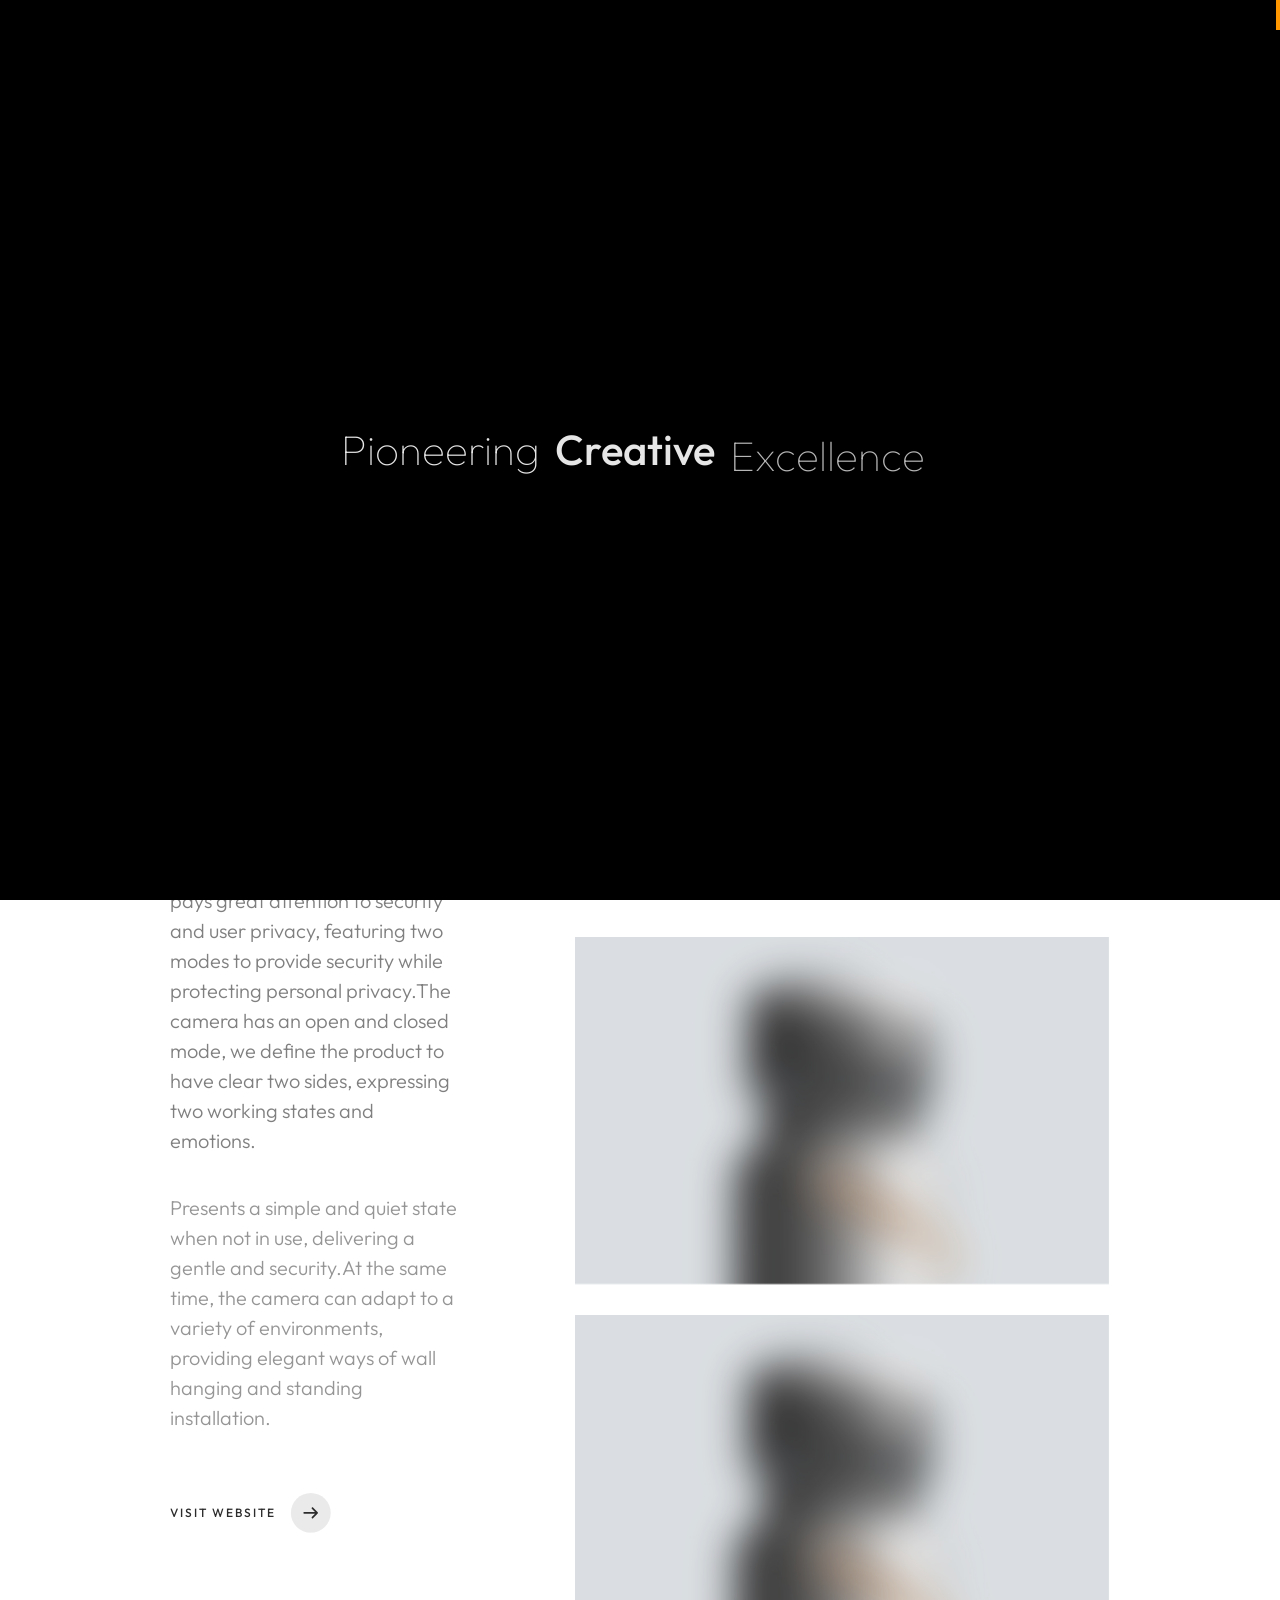
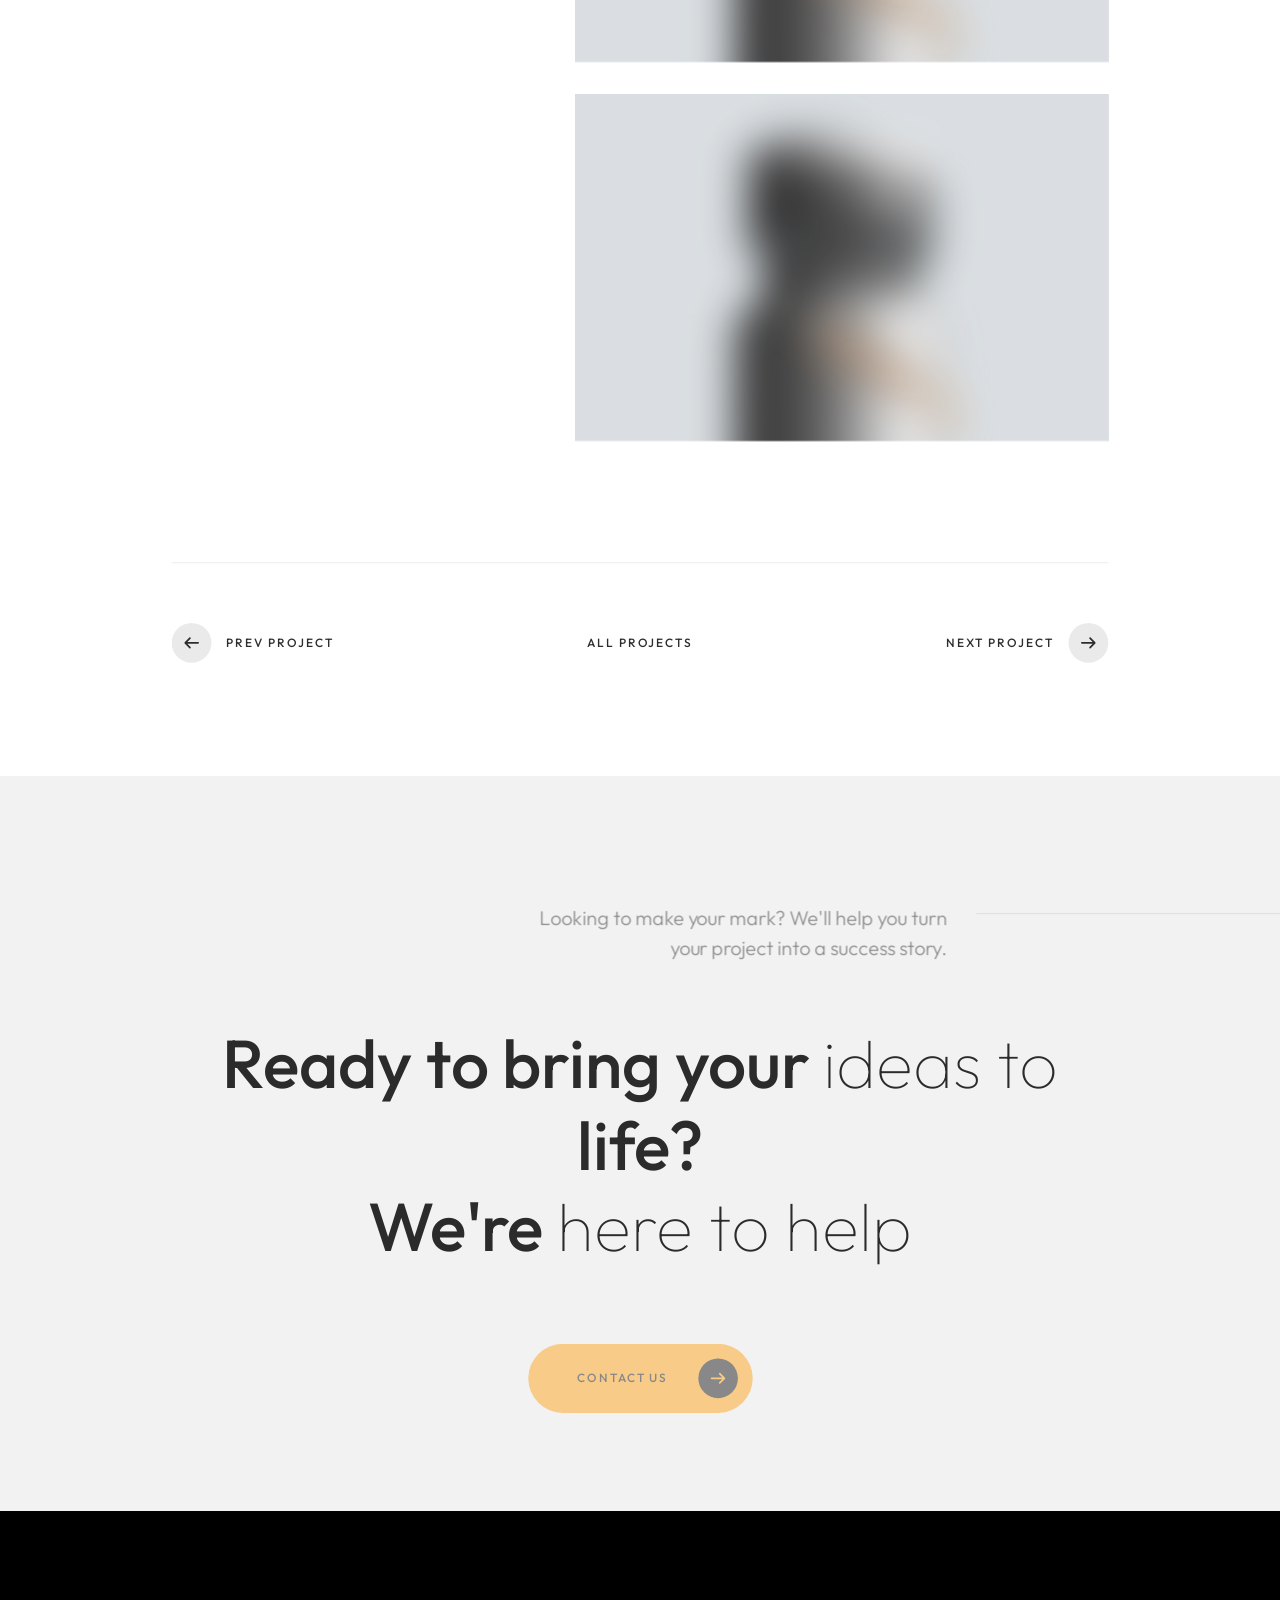
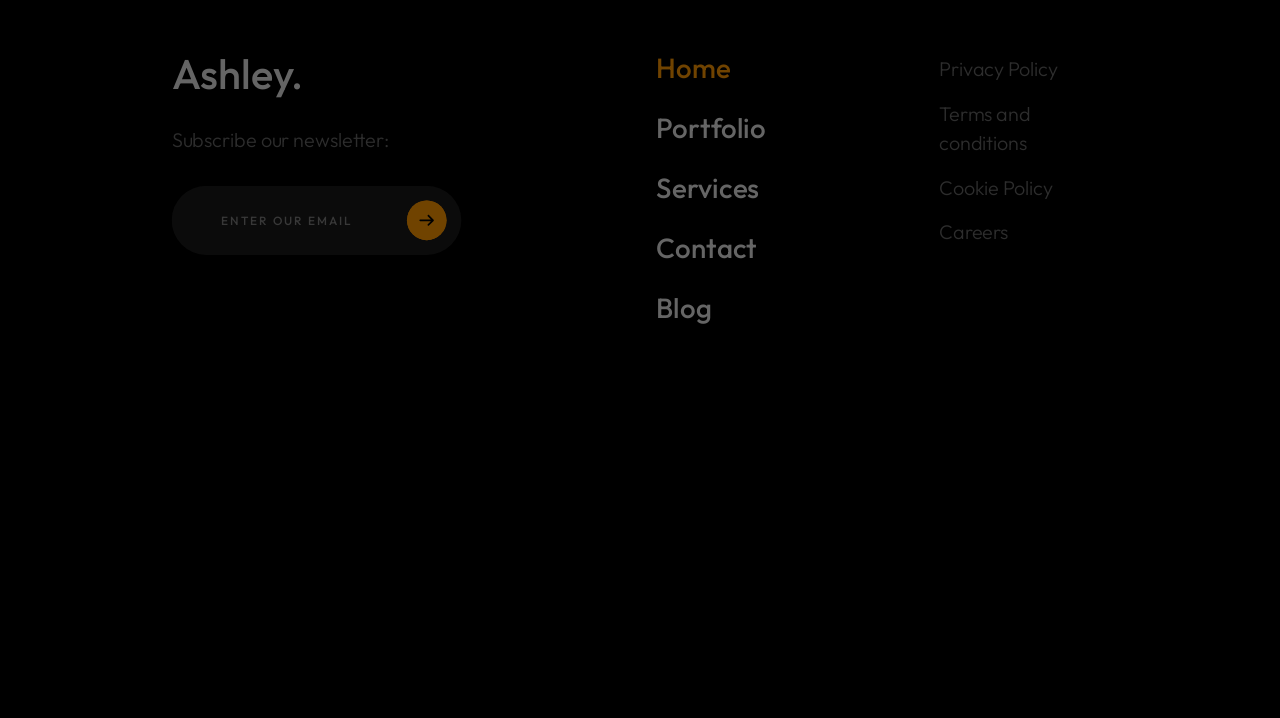
<file: project-2.html>
<!DOCTYPE html>
<html lang="zxx">

<head>

    <meta charset="UTF-8">
    <meta name="viewport" content="width=device-width, initial-scale=1.0">
    <meta http-equiv="X-UA-Compatible" content="ie=edge">

    <!-- bootstrap grid css -->
    <link rel="stylesheet" href="css/plugins/bootstrap-grid.css">
    <!-- font awesome css -->
    <link rel="stylesheet" href="css/plugins/font-awesome.min.css">
    <!-- swiper css -->
    <link rel="stylesheet" href="css/plugins/swiper.min.css">
    <!-- fancybox css -->
    <link rel="stylesheet" href="css/plugins/fancybox.min.css">
    <!-- ashley scss -->
    <link rel="stylesheet" href="css/style.css">
    <!-- page name -->
    <title>Ashley</title>

</head>

<body>

    <!-- wrapper -->
    <div class="mil-wrapper" id="top">

        <!-- cursor -->
        <div class="mil-ball">
            <span class="mil-icon-1">
                <svg viewBox="0 0 128 128">
                    <path d="M106.1,41.9c-1.2-1.2-3.1-1.2-4.2,0c-1.2,1.2-1.2,3.1,0,4.2L116.8,61H11.2l14.9-14.9c1.2-1.2,1.2-3.1,0-4.2	c-1.2-1.2-3.1-1.2-4.2,0l-20,20c-1.2,1.2-1.2,3.1,0,4.2l20,20c0.6,0.6,1.4,0.9,2.1,0.9s1.5-0.3,2.1-0.9c1.2-1.2,1.2-3.1,0-4.2	L11.2,67h105.5l-14.9,14.9c-1.2,1.2-1.2,3.1,0,4.2c0.6,0.6,1.4,0.9,2.1,0.9s1.5-0.3,2.1-0.9l20-20c1.2-1.2,1.2-3.1,0-4.2L106.1,41.9	z" />
                </svg>
            </span>
            <div class="mil-more-text">More</div>
            <div class="mil-choose-text">Сhoose</div>
        </div>
        <!-- cursor end -->

        <!-- preloader -->
        <div class="mil-preloader">
            <div class="mil-preloader-animation">
                <div class="mil-pos-abs mil-animation-1">
                    <p class="mil-h3 mil-muted mil-thin">Pioneering</p>
                    <p class="mil-h3 mil-muted">Creative</p>
                    <p class="mil-h3 mil-muted mil-thin">Excellence</p>
                </div>
                <div class="mil-pos-abs mil-animation-2">
                    <div class="mil-reveal-frame">
                        <p class="mil-reveal-box"></p>
                        <p class="mil-h3 mil-muted mil-thin">ashley.com</p>
                    </div>
                </div>
            </div>
        </div>
        <!-- preloader end -->

        <!-- scrollbar progress -->
        <div class="mil-progress-track">
            <div class="mil-progress"></div>
        </div>
        <!-- scrollbar progress end -->

        <!-- menu -->
        <div class="mil-menu-frame">
            <!-- frame clone -->
            <div class="mil-frame-top">
                <a href="home-1.html" class="mil-logo">A.</a>
                <div class="mil-menu-btn">
                    <span></span>
                </div>
            </div>
            <!-- frame clone end -->
            <div class="container">
                <div class="mil-menu-content">
                    <div class="row">
                        <div class="col-xl-5">

                            <nav class="mil-main-menu" id="swupMenu">
                                <ul>
                                    <li class="mil-has-children">
                                        <a href="#.">Homepage</a>
                                        <ul>
                                            <li><a href="home-1.html">Landing page</a></li>
                                            <li><a href="home-2.html">Personal</a></li>
                                            <li><a href="portfolio-3.html">Portfolio slider</a></li>
                                        </ul>
                                    </li>
                                    <li class="mil-has-children">
                                        <a href="#.">Portfolio</a>
                                        <ul>
                                            <li><a href="portfolio-1.html">Grid type 1</a></li>
                                            <li><a href="portfolio-2.html">Grid type 2</a></li>
                                            <li><a href="portfolio-3.html">Slider</a></li>
                                        </ul>
                                    </li>
                                    <li class="mil-has-children">
                                        <a href="#.">Services</a>
                                        <ul>
                                            <li><a href="services.html">Services List</a></li>
                                            <li><a href="service.html">Single service</a></li>
                                        </ul>
                                    </li>
                                    <li class="mil-has-children">
                                        <a href="#.">Newsletter</a>
                                        <ul>
                                            <li><a href="blog.html">Blog List</a></li>
                                            <li><a href="publication.html">Publication</a></li>
                                        </ul>
                                    </li>
                                    <li class="mil-has-children mil-active">
                                        <a href="#.">Other pages</a>
                                        <ul>
                                            <li><a href="team.html">Team</a></li>
                                            <li><a href="contact.html">Contact</a></li>
                                            <li><a href="404.html">404</a></li>
                                        </ul>
                                    </li>
                                </ul>
                            </nav>

                        </div>
                        <div class="col-xl-7">

                            <div class="mil-menu-right-frame">
                                <div class="mil-animation-in">
                                    <div class="mil-animation-frame">
                                        <div class="mil-animation mil-position-1 mil-scale" data-value-1="2" data-value-2="2"></div>
                                    </div>
                                </div>
                                <div class="mil-menu-right">
                                    <div class="row">
                                        <div class="col-lg-8 mil-mb-60">

                                            <h6 class="mil-muted mil-mb-30">Projects</h6>

                                            <ul class="mil-menu-list">
                                                <li><a href="project-1.html" class="mil-light-soft">Interior design studio</a></li>
                                                <li><a href="project-2.html" class="mil-light-soft">Home Security Camera</a></li>
                                                <li><a href="project-3.html" class="mil-light-soft">Kemia Honest Skincare</a></li>
                                                <li><a href="project-4.html" class="mil-light-soft">Cascade of Lava</a></li>
                                                <li><a href="project-5.html" class="mil-light-soft">Air Pro by Molekule</a></li>
                                                <li><a href="project-6.html" class="mil-light-soft">Tony's Chocolonely</a></li>
                                            </ul>

                                        </div>
                                        <div class="col-lg-4 mil-mb-60">

                                            <h6 class="mil-muted mil-mb-30">Useful links</h6>

                                            <ul class="mil-menu-list">
                                                <li><a href="#." class="mil-light-soft">Privacy Policy</a></li>
                                                <li><a href="#." class="mil-light-soft">Terms and conditions</a></li>
                                                <li><a href="#." class="mil-light-soft">Cookie Policy</a></li>
                                                <li><a href="#." class="mil-light-soft">Careers</a></li>
                                            </ul>

                                        </div>
                                    </div>
                                    <div class="mil-divider mil-mb-60"></div>
                                    <div class="row justify-content-between">

                                        <div class="col-lg-4 mil-mb-60">

                                            <h6 class="mil-muted mil-mb-30">Canada</h6>

                                            <p class="mil-light-soft mil-up">71 South Los Carneros Road, California <span class="mil-no-wrap">+51 174 705 812</span></p>

                                        </div>
                                        <div class="col-lg-4 mil-mb-60">

                                            <h6 class="mil-muted mil-mb-30">Germany</h6>

                                            <p class="mil-light-soft">Leehove 40, 2678 MC De Lier, Netherlands <span class="mil-no-wrap">+31 174 705 811</span></p>

                                        </div>
                                    </div>
                                </div>
                            </div>

                        </div>
                    </div>
                </div>
            </div>
        </div>
        <!-- menu -->

        <!-- curtain -->
        <div class="mil-curtain"></div>
        <!-- curtain end -->

        <!-- frame -->
        <div class="mil-frame">
            <div class="mil-frame-top">
                <a href="home-1.html" class="mil-logo">A.</a>
                <div class="mil-menu-btn">
                    <span></span>
                </div>
            </div>
            <div class="mil-frame-bottom">
                <div class="mil-current-page"></div>
                <div class="mil-back-to-top">
                    <a href="#top" class="mil-link mil-dark mil-arrow-place">
                        <span>Back to top</span>
                    </a>
                </div>
            </div>
        </div>
        <!-- frame end -->

        <!-- content -->
        <div class="mil-content">
            <div id="swupMain" class="mil-main-transition">

                <!-- banner -->
                <div class="mil-inner-banner">
                    <div class="mil-banner-content mil-up">
                        <div class="mil-animation-frame">
                            <div class="mil-animation mil-position-4 mil-dark mil-scale" data-value-1="6" data-value-2="1.4"></div>
                        </div>
                        <div class="container">
                            <ul class="mil-breadcrumbs mil-mb-60">
                                <li><a href="home-1.html">Homepage</a></li>
                                <li><a href="portfolio-1.html">Portfolio</a></li>
                                <li><a href="project-1.html">Project</a></li>
                            </ul>
                            <h1 class="mil-mb-60">Interior Design <span class="mil-thin">Studio</span></h1>
                            <a href="#project" class="mil-link mil-dark mil-arrow-place mil-down-arrow">
                                <span>Read more</span>
                            </a>
                        </div>
                    </div>
                </div>
                <!-- banner end -->

                <!-- project -->
                <section>
                    <div class="container mil-p-120-120" id="project">
                        <div class="row justify-content-between mil-mb-120">
                            <div class="col-lg-4">

                                <div class="mil-p-0-120">
                                    <ul class="mil-service-list mil-dark mil-mb-60">
                                        <li class="mil-up">Client: &nbsp;<span class="mil-dark">Envato Market</span></li>
                                        <li class="mil-up">Date: &nbsp;<span class="mil-dark">April 2023</span></li>
                                        <li class="mil-up">Author: &nbsp;<span class="mil-dark">Paul Trueman</span></li>
                                    </ul>

                                    <h5 class="mil-up mil-mb-30">Simplicity, elegance, innovation!</h5>

                                    <p class="mil-up mil-mb-30">A home surveillance camera that pays great attention to security and user privacy, featuring two modes to provide security while protecting personal privacy.The camera has an open and closed mode, we define the product to have clear two sides, expressing two working states and emotions.</p>

                                    <p class="mil-up mil-mb-60">Presents a simple and quiet state when not in use, delivering a gentle and security.At the same time, the camera can adapt to a variety of environments, providing elegant ways of wall hanging and standing installation.</p>

                                    <a data-no-swup href="https://www.behance.net/gallery/117994149/Home-Security-Camera?tracking_source=curated_galleries_product-design" target="_blank" class="mil-link mil-dark mil-up  mil-arrow-place">
                                        <span>Visit website</span>

                                    </a>
                                </div>

                            </div>
                            <div class="col-lg-7">

                                <div class="mil-image-frame mil-horizontal mil-up mil-mb-30">
                                    <img src="img/works/2/1.gif" alt="image">
                                    <a data-fancybox="gallery" data-no-swup href="img/works/2/1.gif" class="mil-zoom-btn">
                                        <img src="img/icons/zoom.svg" alt="zoom">
                                    </a>
                                </div>
                                <div class="mil-image-frame mil-horizontal mil-up mil-mb-30">
                                    <img src="img/works/2/2.jpg" alt="image">
                                    <a data-fancybox="gallery" data-no-swup href="img/works/2/2.jpg" class="mil-zoom-btn">
                                        <img src="img/icons/zoom.svg" alt="zoom">
                                    </a>
                                </div>
                                <div class="mil-image-frame mil-horizontal mil-up mil-mb-30">
                                    <img src="img/works/2/3.jpg" alt="image">
                                    <a data-fancybox="gallery" data-no-swup href="img/works/2/3.jpg" class="mil-zoom-btn">
                                        <img src="img/icons/zoom.svg" alt="zoom">
                                    </a>
                                </div>
                                <div class="mil-image-frame mil-horizontal mil-up">
                                    <img src="img/works/2/4.jpg" alt="image">
                                    <a data-fancybox="gallery" data-no-swup href="img/works/2/4.jpg" class="mil-zoom-btn">
                                        <img src="img/icons/zoom.svg" alt="zoom">
                                    </a>
                                </div>

                            </div>
                        </div>
                        <div class="mil-works-nav mil-up">
                            <a href="project-1.html" class="mil-link mil-dark mil-arrow-place mil-icon-left">
                                <span>Prev project</span>
                            </a>
                            <a href="portfolio-1.html" class="mil-link mil-dark">
                                <span>All projects</span>
                            </a>
                            <a href="project-3.html" class="mil-link mil-dark mil-arrow-place">
                                <span>Next project</span>
                            </a>
                        </div>
                    </div>
                </section>
                <!-- project end -->

                <!-- call to action -->
                <section class="mil-soft-bg">
                    <div class="container mil-p-120-120">
                        <div class="row">
                            <div class="col-lg-10">

                                <span class="mil-suptitle mil-suptitle-right mil-suptitle-dark mil-up">Looking to make your mark? We'll help you turn <br> your project into a success story.</span>

                            </div>
                        </div>
                        <div class="mil-center">
                            <h2 class="mil-up mil-mb-60">Ready to bring your <span class="mil-thin">ideas to</span> life? <br> We're <span class="mil-thin">here to help</span></h2>
                            <div class="mil-up"><a href="contact.html" class="mil-button mil-arrow-place"><span>Contact us</span></a></div>
                        </div>
                    </div>
                </section>
                <!-- call to action end -->

                <!-- footer -->
                <footer class="mil-dark-bg">
                    <div class="mi-invert-fix">
                        <div class="container mil-p-120-60">
                            <div class="row justify-content-between">
                                <div class="col-md-4 col-lg-4 mil-mb-60">

                                    <div class="mil-muted mil-logo mil-up mil-mb-30">Ashley.</div>

                                    <p class="mil-light-soft mil-up mil-mb-30">Subscribe our newsletter:</p>

                                    <form class="mil-subscribe-form mil-up">
                                        <input type="text" placeholder="Enter our email">
                                        <button type="submit" class="mil-button mil-icon-button-sm mil-arrow-place"></button>
                                    </form>

                                </div>
                                <div class="col-md-7 col-lg-6">
                                    <div class="row justify-content-end">
                                        <div class="col-md-6 col-lg-7">

                                            <nav class="mil-footer-menu mil-mb-60">
                                                <ul>
                                                    <li class="mil-up mil-active">
                                                        <a href="home-1.html">Home</a>
                                                    </li>
                                                    <li class="mil-up">
                                                        <a href="portfolio-1.html">Portfolio</a>
                                                    </li>
                                                    <li class="mil-up">
                                                        <a href="services.html">Services</a>
                                                    </li>
                                                    <li class="mil-up">
                                                        <a href="contact.html">Contact</a>
                                                    </li>
                                                    <li class="mil-up">
                                                        <a href="blog.html">Blog</a>
                                                    </li>
                                                </ul>
                                            </nav>

                                        </div>
                                        <div class="col-md-6 col-lg-5">

                                            <ul class="mil-menu-list mil-up mil-mb-60">
                                                <li><a href="#." class="mil-light-soft">Privacy Policy</a></li>
                                                <li><a href="#." class="mil-light-soft">Terms and conditions</a></li>
                                                <li><a href="#." class="mil-light-soft">Cookie Policy</a></li>
                                                <li><a href="#." class="mil-light-soft">Careers</a></li>
                                            </ul>

                                        </div>
                                    </div>
                                </div>
                            </div>

                            <div class="row justify-content-between flex-sm-row-reverse">
                                <div class="col-md-7 col-lg-6">

                                    <div class="row justify-content-between">

                                        <div class="col-md-6 col-lg-5 mil-mb-60">

                                            <h6 class="mil-muted mil-up mil-mb-30">Canada</h6>

                                            <p class="mil-light-soft mil-up">71 South Los Carneros Road, California <span class="mil-no-wrap">+51 174 705 812</span></p>

                                        </div>
                                        <div class="col-md-6 col-lg-5 mil-mb-60">

                                            <h6 class="mil-muted mil-up mil-mb-30">Germany</h6>

                                            <p class="mil-light-soft mil-up">Leehove 40, 2678 MC De Lier, Netherlands <span class="mil-no-wrap">+31 174 705 811</span></p>

                                        </div>
                                    </div>

                                </div>
                                <div class="col-md-4 col-lg-6 mil-mb-60">

                                    <div class="mil-vert-between">
                                        <div class="mil-mb-30">
                                            <ul class="mil-social-icons mil-up">
                                                <li><a href="#." target="_blank" class="social-icon"> <i class="far fa-circle"></i></a></li>
                                                <li><a href="#." target="_blank" class="social-icon"> <i class="far fa-circle"></i></a></li>
                                                <li><a href="#." target="_blank" class="social-icon"> <i class="far fa-circle"></i></a></li>
                                                <li><a href="#." target="_blank" class="social-icon"> <i class="far fa-circle"></i></a></li>
                                            </ul>
                                        </div>
                                        <p class="mil-light-soft mil-up">© Copyright 2023 - Mil. All Rights Reserved.</p>
                                    </div>

                                </div>
                            </div>
                        </div>
                    </div>
                </footer>
                <!-- footer end -->

                <!-- hidden elements -->
                <div class="mil-hidden-elements">
                    <div class="mil-dodecahedron">
                        <div class="mil-pentagon">
                            <div></div>
                            <div></div>
                            <div></div>
                            <div></div>
                            <div></div>
                        </div>
                        <div class="mil-pentagon">
                            <div></div>
                            <div></div>
                            <div></div>
                            <div></div>
                            <div></div>
                        </div>
                        <div class="mil-pentagon">
                            <div></div>
                            <div></div>
                            <div></div>
                            <div></div>
                            <div></div>
                        </div>
                        <div class="mil-pentagon">
                            <div></div>
                            <div></div>
                            <div></div>
                            <div></div>
                            <div></div>
                        </div>
                        <div class="mil-pentagon">
                            <div></div>
                            <div></div>
                            <div></div>
                            <div></div>
                            <div></div>
                        </div>
                        <div class="mil-pentagon">
                            <div></div>
                            <div></div>
                            <div></div>
                            <div></div>
                            <div></div>
                        </div>
                        <div class="mil-pentagon">
                            <div></div>
                            <div></div>
                            <div></div>
                            <div></div>
                            <div></div>
                        </div>
                        <div class="mil-pentagon">
                            <div></div>
                            <div></div>
                            <div></div>
                            <div></div>
                            <div></div>
                        </div>
                        <div class="mil-pentagon">
                            <div></div>
                            <div></div>
                            <div></div>
                            <div></div>
                            <div></div>
                        </div>
                        <div class="mil-pentagon">
                            <div></div>
                            <div></div>
                            <div></div>
                            <div></div>
                            <div></div>
                        </div>
                        <div class="mil-pentagon">
                            <div></div>
                            <div></div>
                            <div></div>
                            <div></div>
                            <div></div>
                        </div>
                        <div class="mil-pentagon">
                            <div></div>
                            <div></div>
                            <div></div>
                            <div></div>
                            <div></div>
                        </div>
                    </div>

                    <svg xmlns="http://www.w3.org/2000/svg" viewBox="0 0 24 24" class="mil-arrow">
                        <path d="M 14 5.3417969 C 13.744125 5.3417969 13.487969 5.4412187 13.292969 5.6367188 L 13.207031 5.7226562 C 12.816031 6.1136563 12.816031 6.7467188 13.207031 7.1367188 L 17.070312 11 L 4 11 C 3.448 11 3 11.448 3 12 C 3 12.552 3.448 13 4 13 L 17.070312 13 L 13.207031 16.863281 C 12.816031 17.254281 12.816031 17.887344 13.207031 18.277344 L 13.292969 18.363281 C 13.683969 18.754281 14.317031 18.754281 14.707031 18.363281 L 20.363281 12.707031 C 20.754281 12.316031 20.754281 11.682969 20.363281 11.292969 L 14.707031 5.6367188 C 14.511531 5.4412187 14.255875 5.3417969 14 5.3417969 z" />
                    </svg>

                    <svg width="250" viewBox="0 0 300 1404" fill="none" xmlns="http://www.w3.org/2000/svg" class="mil-lines">
                        <path fill-rule="evenodd" clip-rule="evenodd" d="M1 892L1 941H299V892C299 809.71 232.29 743 150 743C67.7096 743 1 809.71 1 892ZM0 942H300V892C300 809.157 232.843 742 150 742C67.1573 742 0 809.157 0 892L0 942Z" class="mil-move" />
                        <path fill-rule="evenodd" clip-rule="evenodd" d="M299 146V97L1 97V146C1 228.29 67.7096 295 150 295C232.29 295 299 228.29 299 146ZM300 96L0 96V146C0 228.843 67.1573 296 150 296C232.843 296 300 228.843 300 146V96Z" class="mil-move" />
                        <path fill-rule="evenodd" clip-rule="evenodd" d="M299 1H1V1403H299V1ZM0 0V1404H300V0H0Z" />
                        <path fill-rule="evenodd" clip-rule="evenodd" d="M150 -4.37115e-08L150 1404L149 1404L149 0L150 -4.37115e-08Z" />
                        <path fill-rule="evenodd" clip-rule="evenodd" d="M150 1324C232.29 1324 299 1257.29 299 1175C299 1092.71 232.29 1026 150 1026C67.7096 1026 1 1092.71 1 1175C1 1257.29 67.7096 1324 150 1324ZM150 1325C232.843 1325 300 1257.84 300 1175C300 1092.16 232.843 1025 150 1025C67.1573 1025 0 1092.16 0 1175C0 1257.84 67.1573 1325 150 1325Z" class="mil-move" />
                        <path fill-rule="evenodd" clip-rule="evenodd" d="M300 1175H0V1174H300V1175Z" class="mil-move" />
                        <path fill-rule="evenodd" clip-rule="evenodd" d="M150 678C232.29 678 299 611.29 299 529C299 446.71 232.29 380 150 380C67.7096 380 1 446.71 1 529C1 611.29 67.7096 678 150 678ZM150 679C232.843 679 300 611.843 300 529C300 446.157 232.843 379 150 379C67.1573 379 0 446.157 0 529C0 611.843 67.1573 679 150 679Z" class="mil-move" />
                        <path fill-rule="evenodd" clip-rule="evenodd" d="M299 380H1V678H299V380ZM0 379V679H300V379H0Z" class="mil-move" />
                    </svg>
                </div>
                <!-- hidden elements end -->

            </div>
        </div>
        <!-- content -->
    </div>
    <!-- wrapper end -->

    <!-- jQuery js -->
    <script src="js/plugins/jquery.min.js"></script>
    <!-- swup js -->
    <script src="js/plugins/swup.min.js"></script>
    <!-- swiper js -->
    <script src="js/plugins/swiper.min.js"></script>
    <!-- fancybox js -->
    <script src="js/plugins/fancybox.min.js"></script>
    <!-- gsap js -->
    <script src="js/plugins/gsap.min.js"></script>
    <!-- scroll smoother -->
    <script src="js/plugins/smooth-scroll.js"></script>
    <!-- scroll trigger js -->
    <script src="js/plugins/ScrollTrigger.min.js"></script>
    <!-- scroll to js -->
    <script src="js/plugins/ScrollTo.min.js"></script>
    <!-- ashley js -->
    <script src="js/main.js"></script>

</body>

</html>
</file>
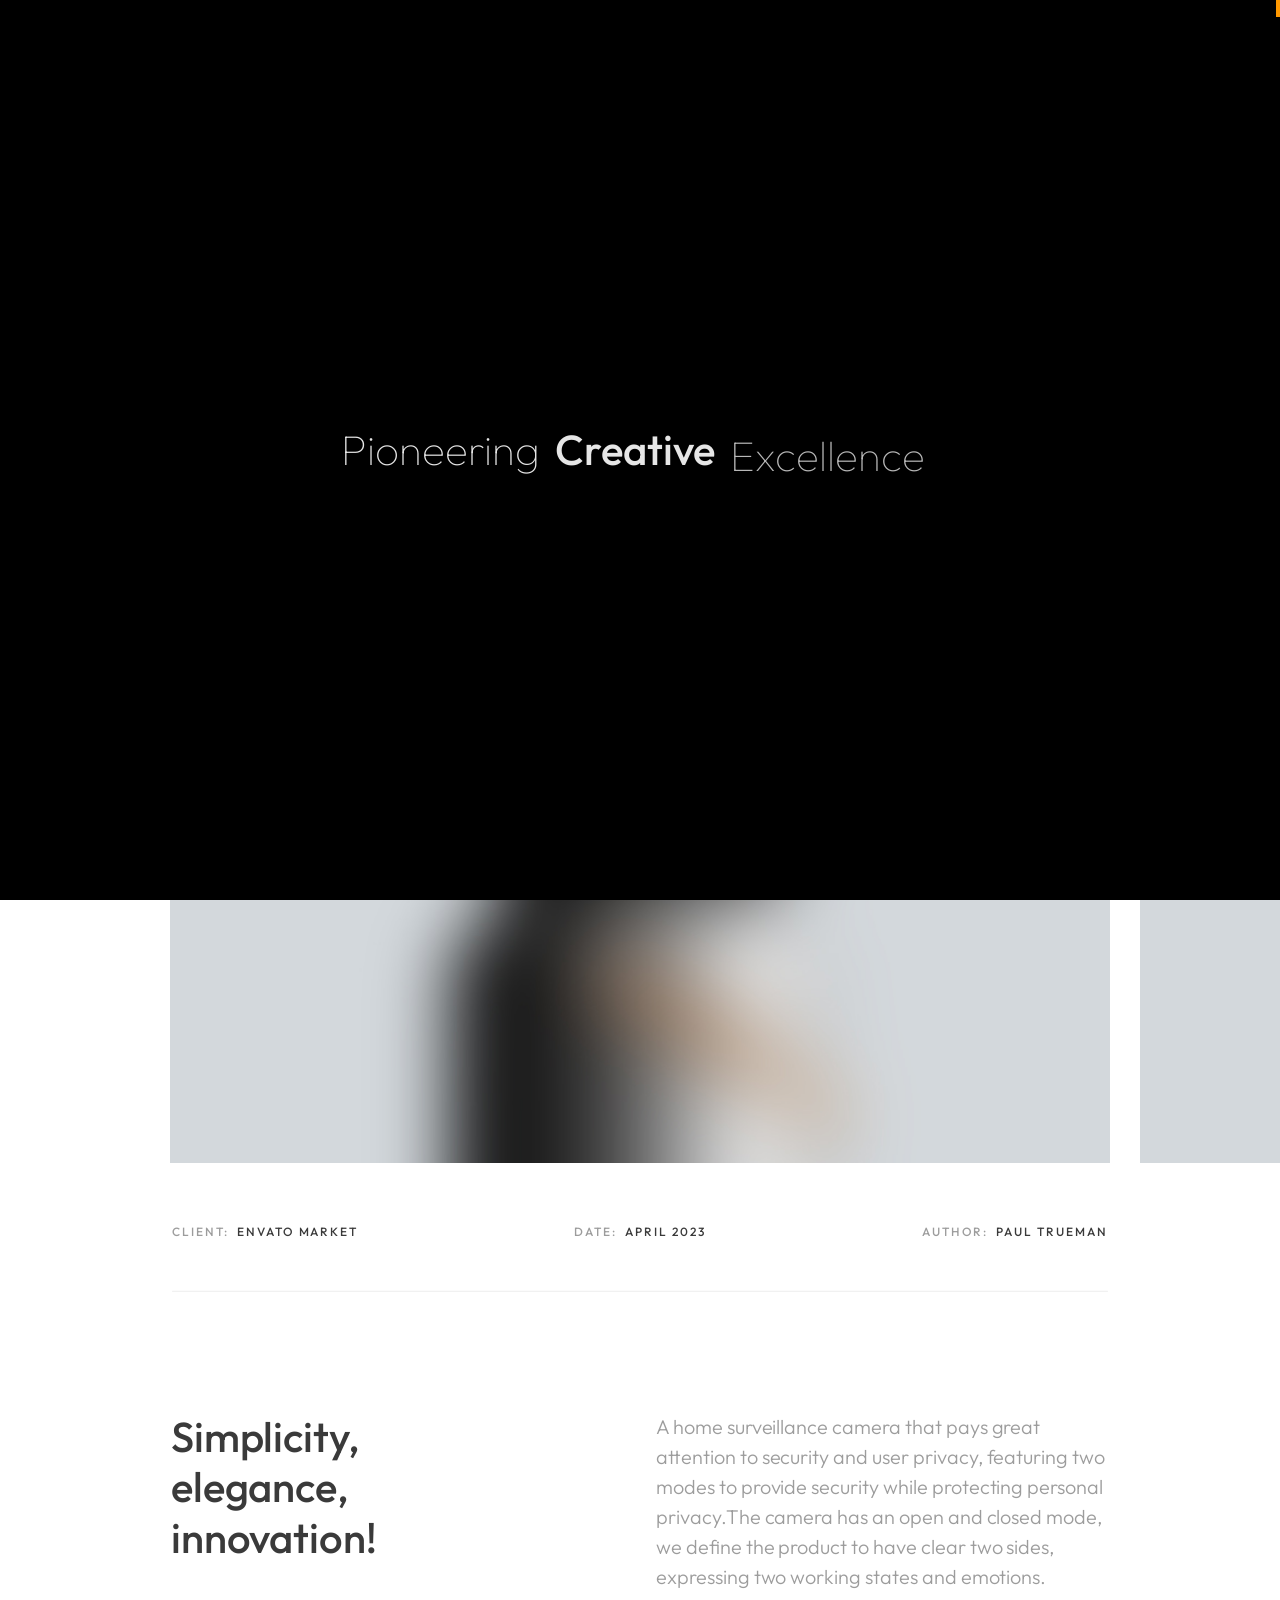
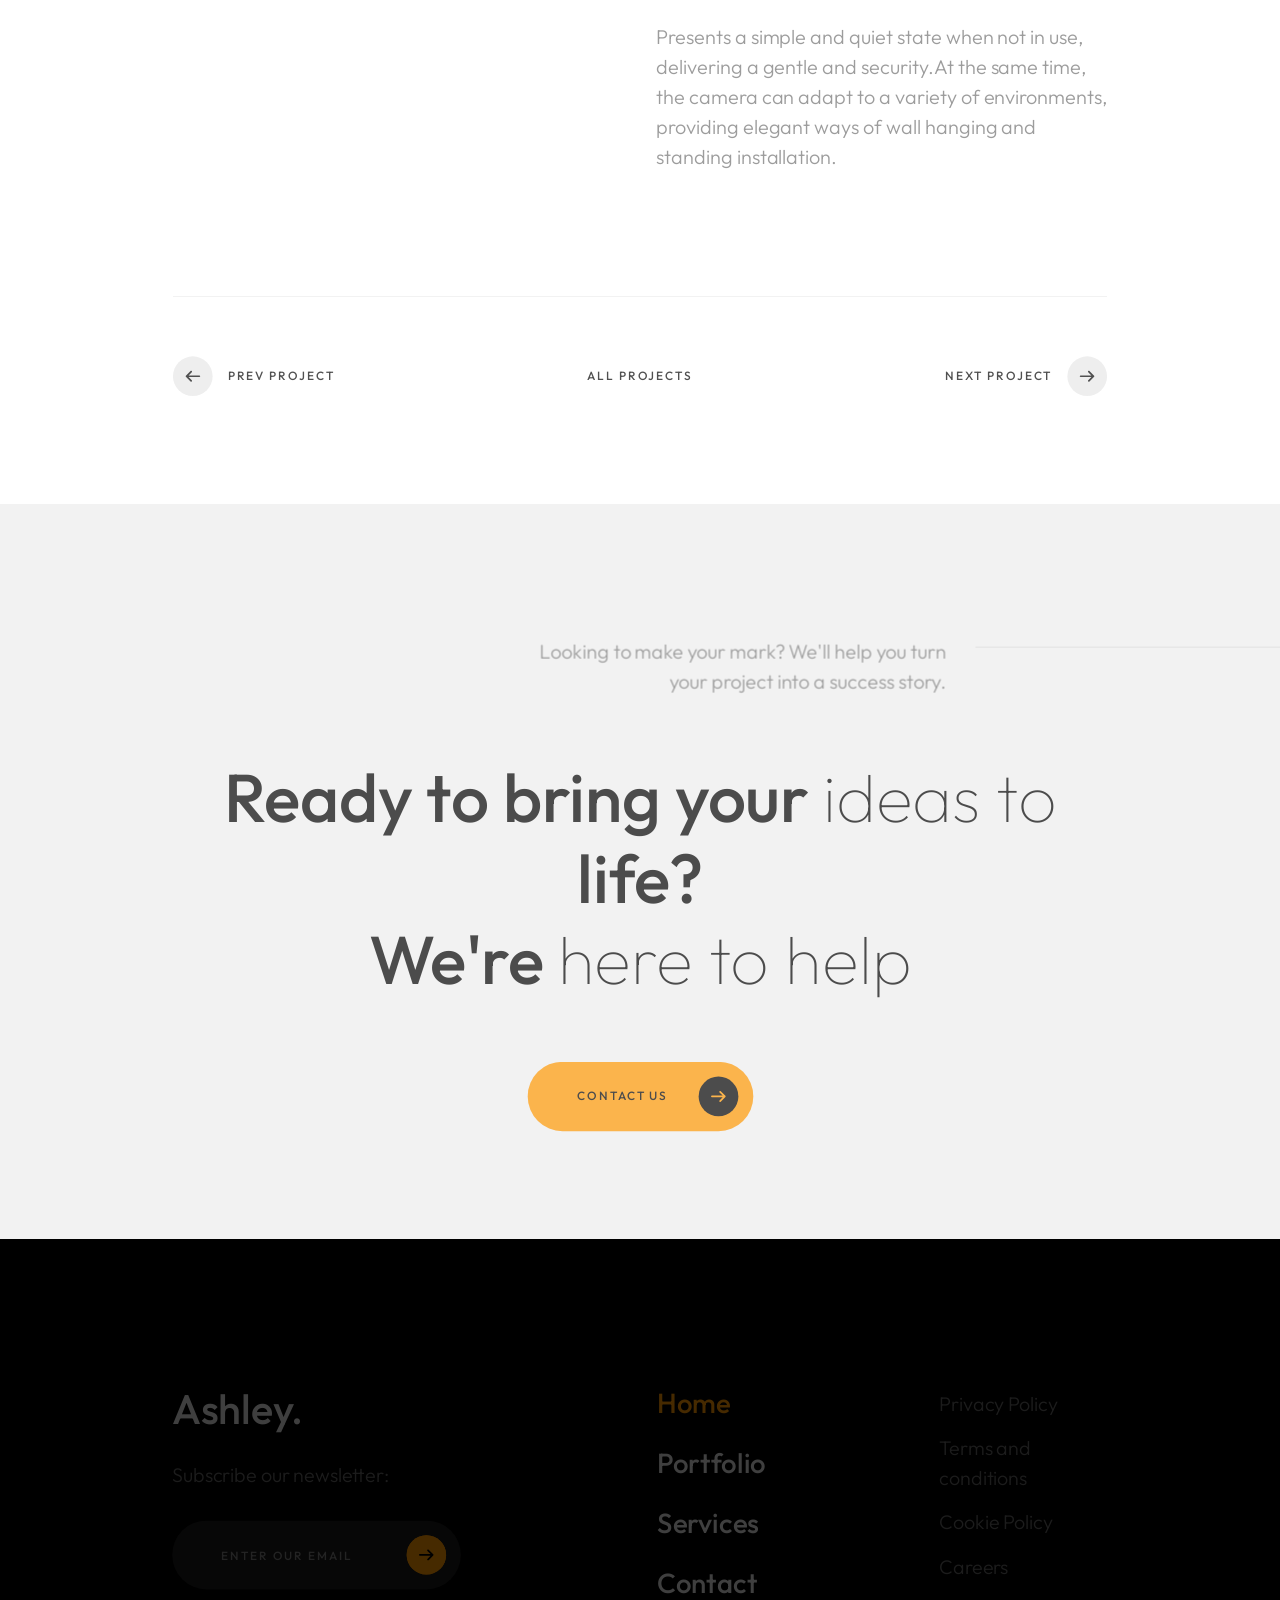
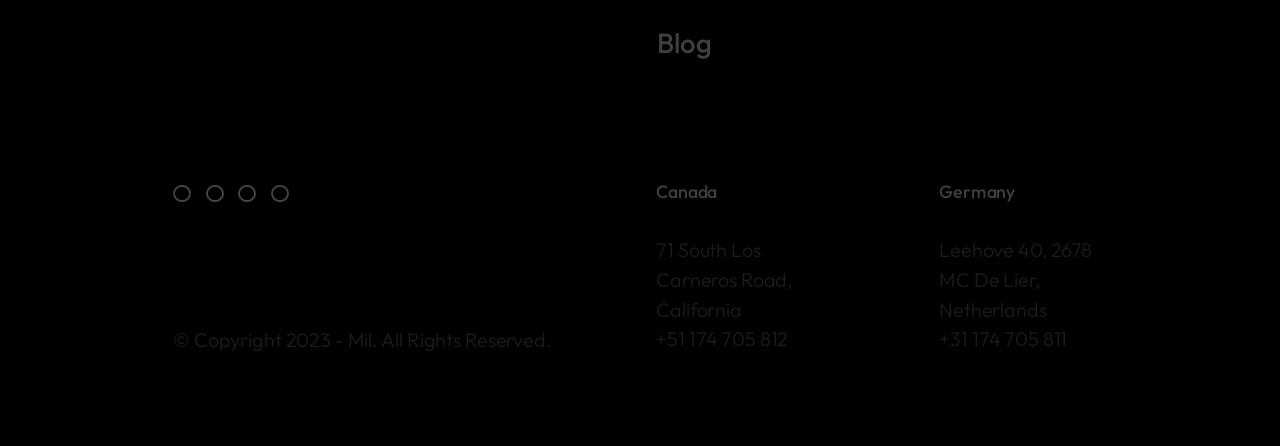
<file: project-3.html>
<!DOCTYPE html>
<html lang="zxx">

<head>

    <meta charset="UTF-8">
    <meta name="viewport" content="width=device-width, initial-scale=1.0">
    <meta http-equiv="X-UA-Compatible" content="ie=edge">

    <!-- bootstrap grid css -->
    <link rel="stylesheet" href="css/plugins/bootstrap-grid.css">
    <!-- font awesome css -->
    <link rel="stylesheet" href="css/plugins/font-awesome.min.css">
    <!-- swiper css -->
    <link rel="stylesheet" href="css/plugins/swiper.min.css">
    <!-- fancybox css -->
    <link rel="stylesheet" href="css/plugins/fancybox.min.css">
    <!-- ashley scss -->
    <link rel="stylesheet" href="css/style.css">
    <!-- page name -->
    <title>Ashley</title>

</head>

<body>

    <!-- wrapper -->
    <div class="mil-wrapper" id="top">

        <!-- cursor -->
        <div class="mil-ball">
            <span class="mil-icon-1">
                <svg viewBox="0 0 128 128">
                    <path d="M106.1,41.9c-1.2-1.2-3.1-1.2-4.2,0c-1.2,1.2-1.2,3.1,0,4.2L116.8,61H11.2l14.9-14.9c1.2-1.2,1.2-3.1,0-4.2	c-1.2-1.2-3.1-1.2-4.2,0l-20,20c-1.2,1.2-1.2,3.1,0,4.2l20,20c0.6,0.6,1.4,0.9,2.1,0.9s1.5-0.3,2.1-0.9c1.2-1.2,1.2-3.1,0-4.2	L11.2,67h105.5l-14.9,14.9c-1.2,1.2-1.2,3.1,0,4.2c0.6,0.6,1.4,0.9,2.1,0.9s1.5-0.3,2.1-0.9l20-20c1.2-1.2,1.2-3.1,0-4.2L106.1,41.9	z" />
                </svg>
            </span>
            <div class="mil-more-text">More</div>
            <div class="mil-choose-text">Сhoose</div>
        </div>
        <!-- cursor end -->

        <!-- preloader -->
        <div class="mil-preloader">
            <div class="mil-preloader-animation">
                <div class="mil-pos-abs mil-animation-1">
                    <p class="mil-h3 mil-muted mil-thin">Pioneering</p>
                    <p class="mil-h3 mil-muted">Creative</p>
                    <p class="mil-h3 mil-muted mil-thin">Excellence</p>
                </div>
                <div class="mil-pos-abs mil-animation-2">
                    <div class="mil-reveal-frame">
                        <p class="mil-reveal-box"></p>
                        <p class="mil-h3 mil-muted mil-thin">ashley.com</p>
                    </div>
                </div>
            </div>
        </div>
        <!-- preloader end -->

        <!-- scrollbar progress -->
        <div class="mil-progress-track">
            <div class="mil-progress"></div>
        </div>
        <!-- scrollbar progress end -->

        <!-- menu -->
        <div class="mil-menu-frame">
            <!-- frame clone -->
            <div class="mil-frame-top">
                <a href="home-1.html" class="mil-logo">A.</a>
                <div class="mil-menu-btn">
                    <span></span>
                </div>
            </div>
            <!-- frame clone end -->
            <div class="container">
                <div class="mil-menu-content">
                    <div class="row">
                        <div class="col-xl-5">

                            <nav class="mil-main-menu" id="swupMenu">
                                <ul>
                                    <li class="mil-has-children">
                                        <a href="#.">Homepage</a>
                                        <ul>
                                            <li><a href="home-1.html">Landing page</a></li>
                                            <li><a href="home-2.html">Personal</a></li>
                                            <li><a href="portfolio-3.html">Portfolio slider</a></li>
                                        </ul>
                                    </li>
                                    <li class="mil-has-children">
                                        <a href="#.">Portfolio</a>
                                        <ul>
                                            <li><a href="portfolio-1.html">Grid type 1</a></li>
                                            <li><a href="portfolio-2.html">Grid type 2</a></li>
                                            <li><a href="portfolio-3.html">Slider</a></li>
                                        </ul>
                                    </li>
                                    <li class="mil-has-children">
                                        <a href="#.">Services</a>
                                        <ul>
                                            <li><a href="services.html">Services List</a></li>
                                            <li><a href="service.html">Single service</a></li>
                                        </ul>
                                    </li>
                                    <li class="mil-has-children">
                                        <a href="#.">Newsletter</a>
                                        <ul>
                                            <li><a href="blog.html">Blog List</a></li>
                                            <li><a href="publication.html">Publication</a></li>
                                        </ul>
                                    </li>
                                    <li class="mil-has-children mil-active">
                                        <a href="#.">Other pages</a>
                                        <ul>
                                            <li><a href="team.html">Team</a></li>
                                            <li><a href="contact.html">Contact</a></li>
                                            <li><a href="404.html">404</a></li>
                                        </ul>
                                    </li>
                                </ul>
                            </nav>

                        </div>
                        <div class="col-xl-7">

                            <div class="mil-menu-right-frame">
                                <div class="mil-animation-in">
                                    <div class="mil-animation-frame">
                                        <div class="mil-animation mil-position-1 mil-scale" data-value-1="2" data-value-2="2"></div>
                                    </div>
                                </div>
                                <div class="mil-menu-right">
                                    <div class="row">
                                        <div class="col-lg-8 mil-mb-60">

                                            <h6 class="mil-muted mil-mb-30">Projects</h6>

                                            <ul class="mil-menu-list">
                                                <li><a href="project-1.html" class="mil-light-soft">Interior design studio</a></li>
                                                <li><a href="project-2.html" class="mil-light-soft">Home Security Camera</a></li>
                                                <li><a href="project-3.html" class="mil-light-soft">Kemia Honest Skincare</a></li>
                                                <li><a href="project-4.html" class="mil-light-soft">Cascade of Lava</a></li>
                                                <li><a href="project-5.html" class="mil-light-soft">Air Pro by Molekule</a></li>
                                                <li><a href="project-6.html" class="mil-light-soft">Tony's Chocolonely</a></li>
                                            </ul>

                                        </div>
                                        <div class="col-lg-4 mil-mb-60">

                                            <h6 class="mil-muted mil-mb-30">Useful links</h6>

                                            <ul class="mil-menu-list">
                                                <li><a href="#." class="mil-light-soft">Privacy Policy</a></li>
                                                <li><a href="#." class="mil-light-soft">Terms and conditions</a></li>
                                                <li><a href="#." class="mil-light-soft">Cookie Policy</a></li>
                                                <li><a href="#." class="mil-light-soft">Careers</a></li>
                                            </ul>

                                        </div>
                                    </div>
                                    <div class="mil-divider mil-mb-60"></div>
                                    <div class="row justify-content-between">

                                        <div class="col-lg-4 mil-mb-60">

                                            <h6 class="mil-muted mil-mb-30">Canada</h6>

                                            <p class="mil-light-soft mil-up">71 South Los Carneros Road, California <span class="mil-no-wrap">+51 174 705 812</span></p>

                                        </div>
                                        <div class="col-lg-4 mil-mb-60">

                                            <h6 class="mil-muted mil-mb-30">Germany</h6>

                                            <p class="mil-light-soft">Leehove 40, 2678 MC De Lier, Netherlands <span class="mil-no-wrap">+31 174 705 811</span></p>

                                        </div>
                                    </div>
                                </div>
                            </div>

                        </div>
                    </div>
                </div>
            </div>
        </div>
        <!-- menu -->

        <!-- curtain -->
        <div class="mil-curtain"></div>
        <!-- curtain end -->

        <!-- frame -->
        <div class="mil-frame">
            <div class="mil-frame-top">
                <a href="home-1.html" class="mil-logo">A.</a>
                <div class="mil-menu-btn">
                    <span></span>
                </div>
            </div>
            <div class="mil-frame-bottom">
                <div class="mil-current-page"></div>
                <div class="mil-back-to-top">
                    <a href="#top" class="mil-link mil-dark mil-arrow-place">
                        <span>Back to top</span>
                    </a>
                </div>
            </div>
        </div>
        <!-- frame end -->

        <!-- content -->
        <div class="mil-content">
            <div id="swupMain" class="mil-main-transition">

                <!-- banner -->
                <div class="mil-inner-banner">
                    <div class="mil-banner-content mil-up">
                        <div class="mil-animation-frame">
                            <div class="mil-animation mil-position-4 mil-dark mil-scale" data-value-1="6" data-value-2="1.4"></div>
                        </div>
                        <div class="container">
                            <ul class="mil-breadcrumbs mil-mb-60">
                                <li><a href="home-1.html">Homepage</a></li>
                                <li><a href="portfolio-1.html">Portfolio</a></li>
                                <li><a href="project-1.html">Project</a></li>
                            </ul>
                            <h1 class="mil-mb-60">Kemia Honest <span class="mil-thin">Skincare</span></h1>
                            <a href="#project" class="mil-link mil-dark mil-arrow-place mil-down-arrow">
                                <span>Read more</span>
                            </a>
                        </div>
                    </div>
                </div>
                <!-- banner end -->

                <!-- project -->
                <section id="project">
                    <div class="container mil-p-120-120">
                        <div class="swiper-container mil-1-slider mil-up">
                            <div class="swiper-wrapper">
                                <div class="swiper-slide">

                                    <div class="mil-image-frame mil-horizontal mil-drag">
                                        <img src="img/works/3/1.jpg" alt="image">
                                        <a data-fancybox="gallery" data-no-swup href="img/works/3/1.jpg" class="mil-zoom-btn">
                                            <img src="img/icons/zoom.svg" alt="zoom">
                                        </a>
                                    </div>

                                </div>
                                <div class="swiper-slide">

                                    <div class="mil-image-frame mil-horizontal mil-drag">
                                        <img src="img/works/3/2.jpg" alt="image">
                                        <a data-fancybox="gallery" data-no-swup href="img/works/3/2.jpg" class="mil-zoom-btn">
                                            <img src="img/icons/zoom.svg" alt="zoom">
                                        </a>
                                    </div>

                                </div>
                                <div class="swiper-slide">

                                    <div class="mil-image-frame mil-horizontal mil-drag">
                                        <img src="img/works/3/3.jpg" alt="image">
                                        <a data-fancybox="gallery" data-no-swup href="img/works/3/3.jpg" class="mil-zoom-btn">
                                            <img src="img/icons/zoom.svg" alt="zoom">
                                        </a>
                                    </div>

                                </div>
                                <div class="swiper-slide">

                                    <div class="mil-image-frame mil-horizontal mil-drag">
                                        <img src="img/works/3/4.jpg" alt="image">
                                        <a data-fancybox="gallery" data-no-swup href="img/works/3/4.jpg" class="mil-zoom-btn">
                                            <img src="img/icons/zoom.svg" alt="zoom">
                                        </a>
                                    </div>

                                </div>

                            </div>
                        </div>
                        <div class="mil-info mil-up">
                            <div>Client: &nbsp;<span class="mil-dark">Envato Market</span></div>
                            <div>Date: &nbsp;<span class="mil-dark">April 2023</span></div>
                            <div>Author: &nbsp;<span class="mil-dark">Paul Trueman</span></div>
                        </div>
                        <div class="row justify-content-between mil-p-120-90">
                            <div class="col-lg-5">
                                <h3 class="mil-up mil-mb-60">Simplicity, elegance, innovation!</h3>
                            </div>
                            <div class="col-lg-6">
                                <p class="mil-up mil-mb-30">A home surveillance camera that pays great attention to security and user privacy, featuring two modes to provide security while protecting personal privacy.The camera has an open and closed mode, we define the product to have clear two sides, expressing two working states and emotions.</p>

                                <p class="mil-up mil-mb-30">Presents a simple and quiet state when not in use, delivering a gentle and security.At the same time, the camera can adapt to a variety of environments, providing elegant ways of wall hanging and standing installation.</p>
                            </div>
                        </div>
                        <div class="mil-works-nav mil-up">
                            <a href="project-2.html" class="mil-link mil-dark mil-arrow-place mil-icon-left">
                                <span>Prev project</span>
                            </a>
                            <a href="portfolio-1.html" class="mil-link mil-dark">
                                <span>All projects</span>
                            </a>
                            <a href="project-4.html" class="mil-link mil-dark mil-arrow-place">
                                <span>Next project</span>
                            </a>
                        </div>
                    </div>
                </section>
                <!-- project end -->

                <!-- call to action -->
                <section class="mil-soft-bg">
                    <div class="container mil-p-120-120">
                        <div class="row">
                            <div class="col-lg-10">

                                <span class="mil-suptitle mil-suptitle-right mil-suptitle-dark mil-up">Looking to make your mark? We'll help you turn <br> your project into a success story.</span>

                            </div>
                        </div>
                        <div class="mil-center">
                            <h2 class="mil-up mil-mb-60">Ready to bring your <span class="mil-thin">ideas to</span> life? <br> We're <span class="mil-thin">here to help</span></h2>
                            <div class="mil-up"><a href="contact.html" class="mil-button mil-arrow-place"><span>Contact us</span></a></div>
                        </div>
                    </div>
                </section>
                <!-- call to action end -->

                <!-- footer -->
                <footer class="mil-dark-bg">
                    <div class="mi-invert-fix">
                        <div class="container mil-p-120-60">
                            <div class="row justify-content-between">
                                <div class="col-md-4 col-lg-4 mil-mb-60">

                                    <div class="mil-muted mil-logo mil-up mil-mb-30">Ashley.</div>

                                    <p class="mil-light-soft mil-up mil-mb-30">Subscribe our newsletter:</p>

                                    <form class="mil-subscribe-form mil-up">
                                        <input type="text" placeholder="Enter our email">
                                        <button type="submit" class="mil-button mil-icon-button-sm mil-arrow-place"></button>
                                    </form>

                                </div>
                                <div class="col-md-7 col-lg-6">
                                    <div class="row justify-content-end">
                                        <div class="col-md-6 col-lg-7">

                                            <nav class="mil-footer-menu mil-mb-60">
                                                <ul>
                                                    <li class="mil-up mil-active">
                                                        <a href="home-1.html">Home</a>
                                                    </li>
                                                    <li class="mil-up">
                                                        <a href="portfolio-1.html">Portfolio</a>
                                                    </li>
                                                    <li class="mil-up">
                                                        <a href="services.html">Services</a>
                                                    </li>
                                                    <li class="mil-up">
                                                        <a href="contact.html">Contact</a>
                                                    </li>
                                                    <li class="mil-up">
                                                        <a href="blog.html">Blog</a>
                                                    </li>
                                                </ul>
                                            </nav>

                                        </div>
                                        <div class="col-md-6 col-lg-5">

                                            <ul class="mil-menu-list mil-up mil-mb-60">
                                                <li><a href="#." class="mil-light-soft">Privacy Policy</a></li>
                                                <li><a href="#." class="mil-light-soft">Terms and conditions</a></li>
                                                <li><a href="#." class="mil-light-soft">Cookie Policy</a></li>
                                                <li><a href="#." class="mil-light-soft">Careers</a></li>
                                            </ul>

                                        </div>
                                    </div>
                                </div>
                            </div>

                            <div class="row justify-content-between flex-sm-row-reverse">
                                <div class="col-md-7 col-lg-6">

                                    <div class="row justify-content-between">

                                        <div class="col-md-6 col-lg-5 mil-mb-60">

                                            <h6 class="mil-muted mil-up mil-mb-30">Canada</h6>

                                            <p class="mil-light-soft mil-up">71 South Los Carneros Road, California <span class="mil-no-wrap">+51 174 705 812</span></p>

                                        </div>
                                        <div class="col-md-6 col-lg-5 mil-mb-60">

                                            <h6 class="mil-muted mil-up mil-mb-30">Germany</h6>

                                            <p class="mil-light-soft mil-up">Leehove 40, 2678 MC De Lier, Netherlands <span class="mil-no-wrap">+31 174 705 811</span></p>

                                        </div>
                                    </div>

                                </div>
                                <div class="col-md-4 col-lg-6 mil-mb-60">

                                    <div class="mil-vert-between">
                                        <div class="mil-mb-30">
                                            <ul class="mil-social-icons mil-up">
                                                <li><a href="#." target="_blank" class="social-icon"> <i class="far fa-circle"></i></a></li>
                                                <li><a href="#." target="_blank" class="social-icon"> <i class="far fa-circle"></i></a></li>
                                                <li><a href="#." target="_blank" class="social-icon"> <i class="far fa-circle"></i></a></li>
                                                <li><a href="#." target="_blank" class="social-icon"> <i class="far fa-circle"></i></a></li>
                                            </ul>
                                        </div>
                                        <p class="mil-light-soft mil-up">© Copyright 2023 - Mil. All Rights Reserved.</p>
                                    </div>

                                </div>
                            </div>
                        </div>
                    </div>
                </footer>
                <!-- footer end -->

                <!-- hidden elements -->
                <div class="mil-hidden-elements">
                    <div class="mil-dodecahedron">
                        <div class="mil-pentagon">
                            <div></div>
                            <div></div>
                            <div></div>
                            <div></div>
                            <div></div>
                        </div>
                        <div class="mil-pentagon">
                            <div></div>
                            <div></div>
                            <div></div>
                            <div></div>
                            <div></div>
                        </div>
                        <div class="mil-pentagon">
                            <div></div>
                            <div></div>
                            <div></div>
                            <div></div>
                            <div></div>
                        </div>
                        <div class="mil-pentagon">
                            <div></div>
                            <div></div>
                            <div></div>
                            <div></div>
                            <div></div>
                        </div>
                        <div class="mil-pentagon">
                            <div></div>
                            <div></div>
                            <div></div>
                            <div></div>
                            <div></div>
                        </div>
                        <div class="mil-pentagon">
                            <div></div>
                            <div></div>
                            <div></div>
                            <div></div>
                            <div></div>
                        </div>
                        <div class="mil-pentagon">
                            <div></div>
                            <div></div>
                            <div></div>
                            <div></div>
                            <div></div>
                        </div>
                        <div class="mil-pentagon">
                            <div></div>
                            <div></div>
                            <div></div>
                            <div></div>
                            <div></div>
                        </div>
                        <div class="mil-pentagon">
                            <div></div>
                            <div></div>
                            <div></div>
                            <div></div>
                            <div></div>
                        </div>
                        <div class="mil-pentagon">
                            <div></div>
                            <div></div>
                            <div></div>
                            <div></div>
                            <div></div>
                        </div>
                        <div class="mil-pentagon">
                            <div></div>
                            <div></div>
                            <div></div>
                            <div></div>
                            <div></div>
                        </div>
                        <div class="mil-pentagon">
                            <div></div>
                            <div></div>
                            <div></div>
                            <div></div>
                            <div></div>
                        </div>
                    </div>

                    <svg xmlns="http://www.w3.org/2000/svg" viewBox="0 0 24 24" class="mil-arrow">
                        <path d="M 14 5.3417969 C 13.744125 5.3417969 13.487969 5.4412187 13.292969 5.6367188 L 13.207031 5.7226562 C 12.816031 6.1136563 12.816031 6.7467188 13.207031 7.1367188 L 17.070312 11 L 4 11 C 3.448 11 3 11.448 3 12 C 3 12.552 3.448 13 4 13 L 17.070312 13 L 13.207031 16.863281 C 12.816031 17.254281 12.816031 17.887344 13.207031 18.277344 L 13.292969 18.363281 C 13.683969 18.754281 14.317031 18.754281 14.707031 18.363281 L 20.363281 12.707031 C 20.754281 12.316031 20.754281 11.682969 20.363281 11.292969 L 14.707031 5.6367188 C 14.511531 5.4412187 14.255875 5.3417969 14 5.3417969 z" />
                    </svg>

                    <svg width="250" viewBox="0 0 300 1404" fill="none" xmlns="http://www.w3.org/2000/svg" class="mil-lines">
                        <path fill-rule="evenodd" clip-rule="evenodd" d="M1 892L1 941H299V892C299 809.71 232.29 743 150 743C67.7096 743 1 809.71 1 892ZM0 942H300V892C300 809.157 232.843 742 150 742C67.1573 742 0 809.157 0 892L0 942Z" class="mil-move" />
                        <path fill-rule="evenodd" clip-rule="evenodd" d="M299 146V97L1 97V146C1 228.29 67.7096 295 150 295C232.29 295 299 228.29 299 146ZM300 96L0 96V146C0 228.843 67.1573 296 150 296C232.843 296 300 228.843 300 146V96Z" class="mil-move" />
                        <path fill-rule="evenodd" clip-rule="evenodd" d="M299 1H1V1403H299V1ZM0 0V1404H300V0H0Z" />
                        <path fill-rule="evenodd" clip-rule="evenodd" d="M150 -4.37115e-08L150 1404L149 1404L149 0L150 -4.37115e-08Z" />
                        <path fill-rule="evenodd" clip-rule="evenodd" d="M150 1324C232.29 1324 299 1257.29 299 1175C299 1092.71 232.29 1026 150 1026C67.7096 1026 1 1092.71 1 1175C1 1257.29 67.7096 1324 150 1324ZM150 1325C232.843 1325 300 1257.84 300 1175C300 1092.16 232.843 1025 150 1025C67.1573 1025 0 1092.16 0 1175C0 1257.84 67.1573 1325 150 1325Z" class="mil-move" />
                        <path fill-rule="evenodd" clip-rule="evenodd" d="M300 1175H0V1174H300V1175Z" class="mil-move" />
                        <path fill-rule="evenodd" clip-rule="evenodd" d="M150 678C232.29 678 299 611.29 299 529C299 446.71 232.29 380 150 380C67.7096 380 1 446.71 1 529C1 611.29 67.7096 678 150 678ZM150 679C232.843 679 300 611.843 300 529C300 446.157 232.843 379 150 379C67.1573 379 0 446.157 0 529C0 611.843 67.1573 679 150 679Z" class="mil-move" />
                        <path fill-rule="evenodd" clip-rule="evenodd" d="M299 380H1V678H299V380ZM0 379V679H300V379H0Z" class="mil-move" />
                    </svg>
                </div>
                <!-- hidden elements end -->

            </div>
        </div>
        <!-- content -->
    </div>
    <!-- wrapper end -->

    <!-- jQuery js -->
    <script src="js/plugins/jquery.min.js"></script>
    <!-- swup js -->
    <script src="js/plugins/swup.min.js"></script>
    <!-- swiper js -->
    <script src="js/plugins/swiper.min.js"></script>
    <!-- fancybox js -->
    <script src="js/plugins/fancybox.min.js"></script>
    <!-- gsap js -->
    <script src="js/plugins/gsap.min.js"></script>
    <!-- scroll smoother -->
    <script src="js/plugins/smooth-scroll.js"></script>
    <!-- scroll trigger js -->
    <script src="js/plugins/ScrollTrigger.min.js"></script>
    <!-- scroll to js -->
    <script src="js/plugins/ScrollTo.min.js"></script>
    <!-- ashley js -->
    <script src="js/main.js"></script>

</body>

</html>
</file>
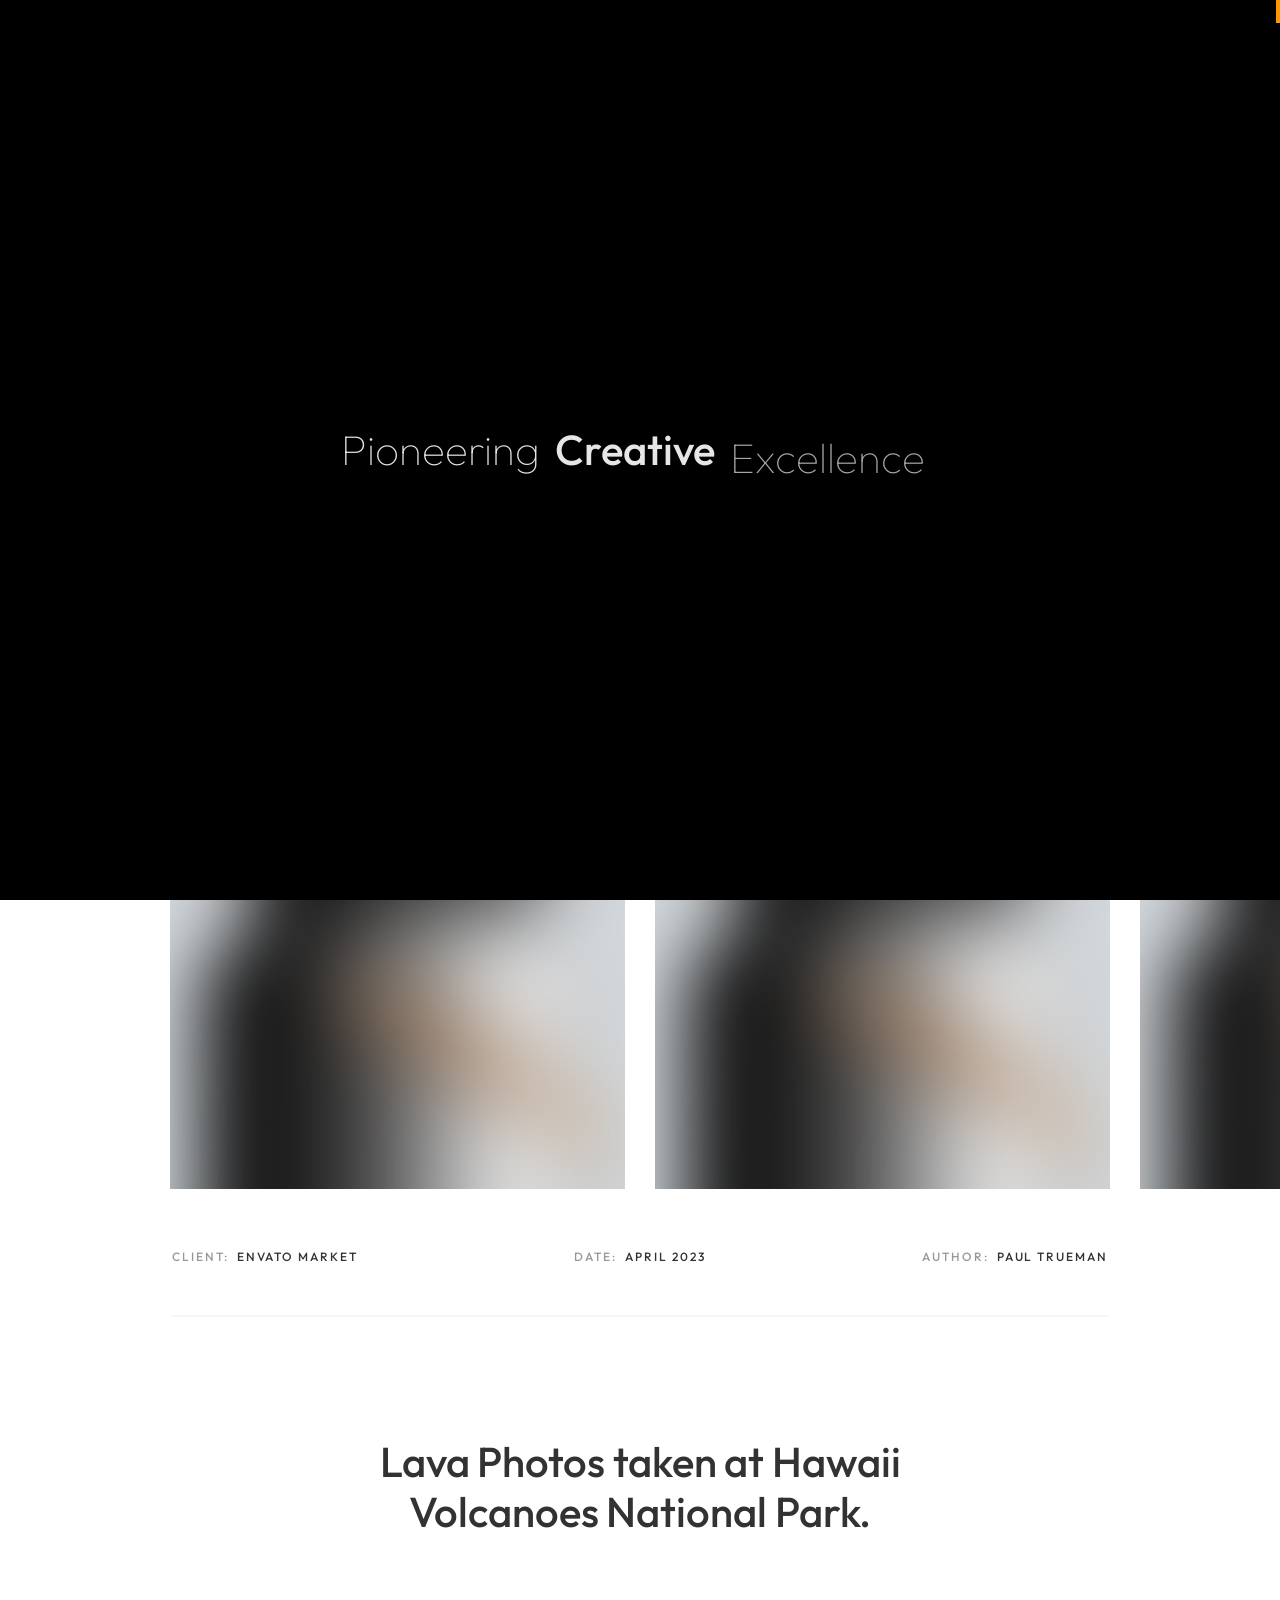
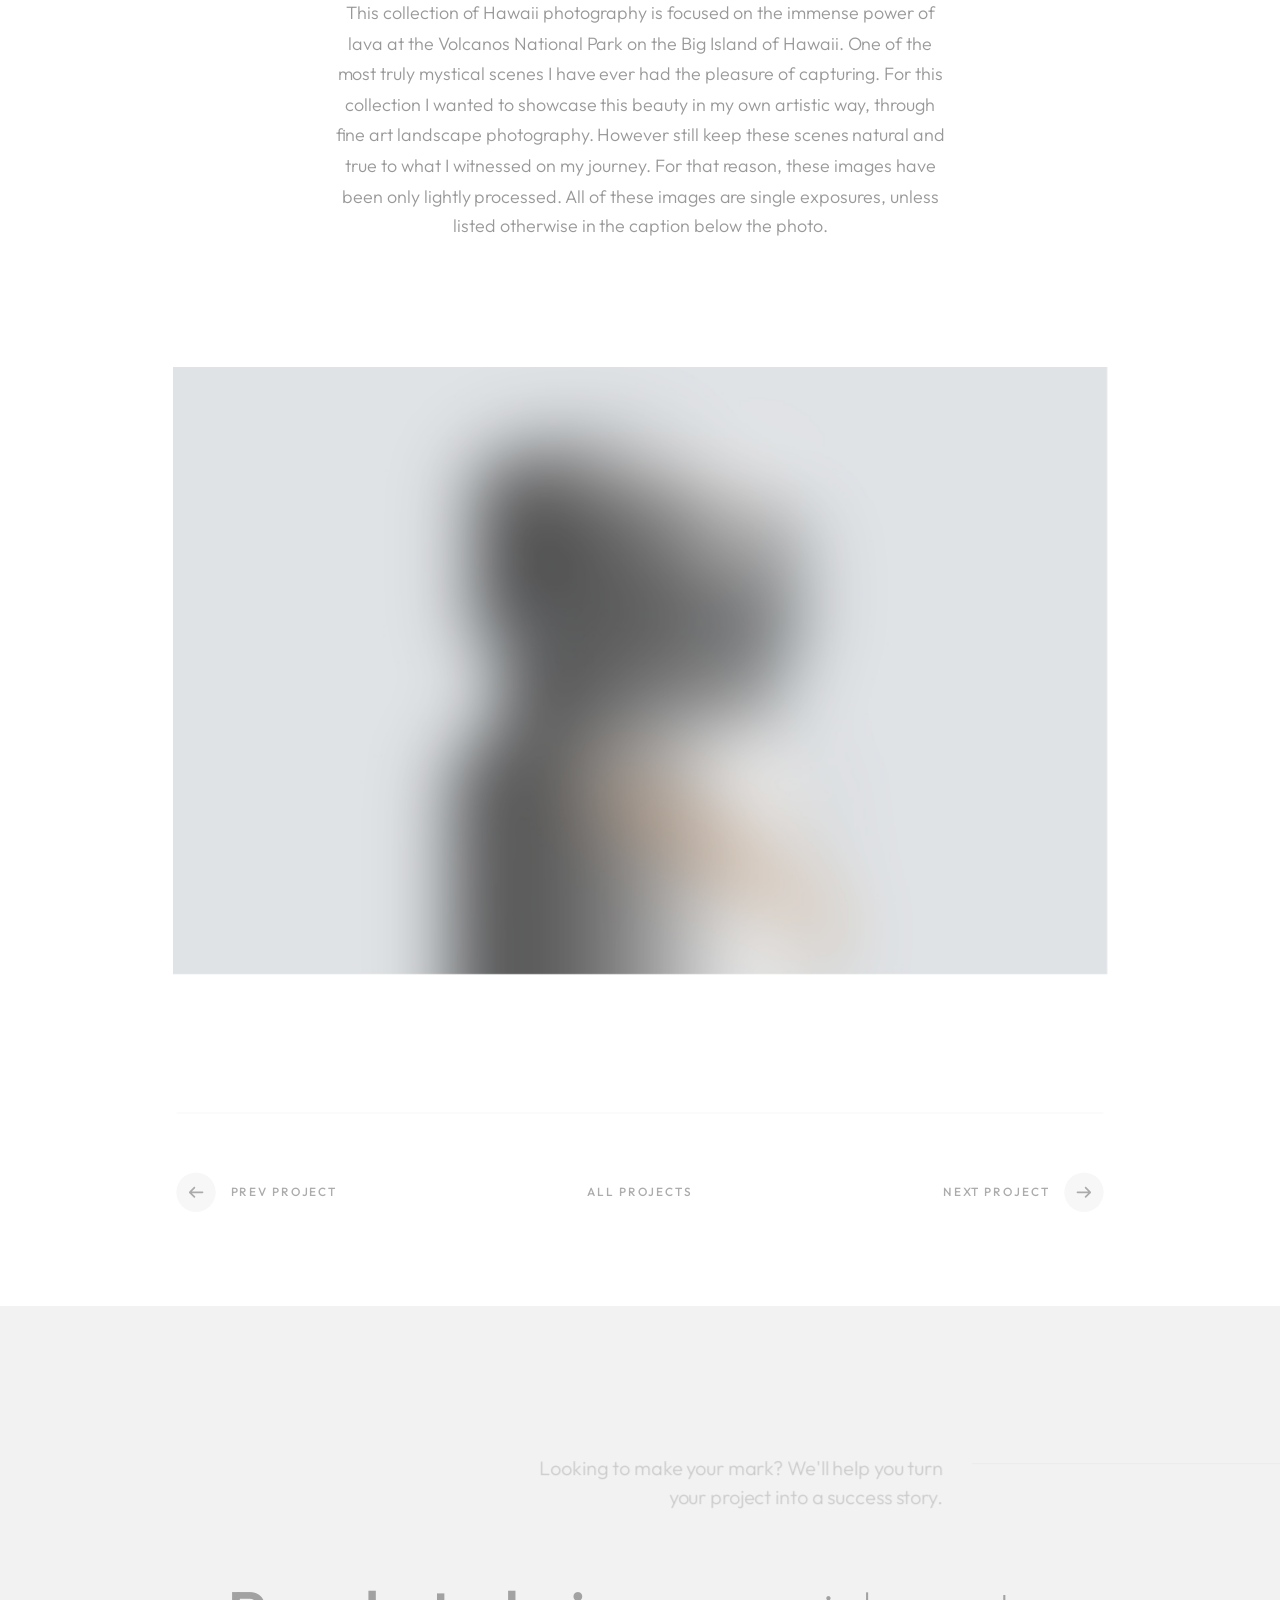
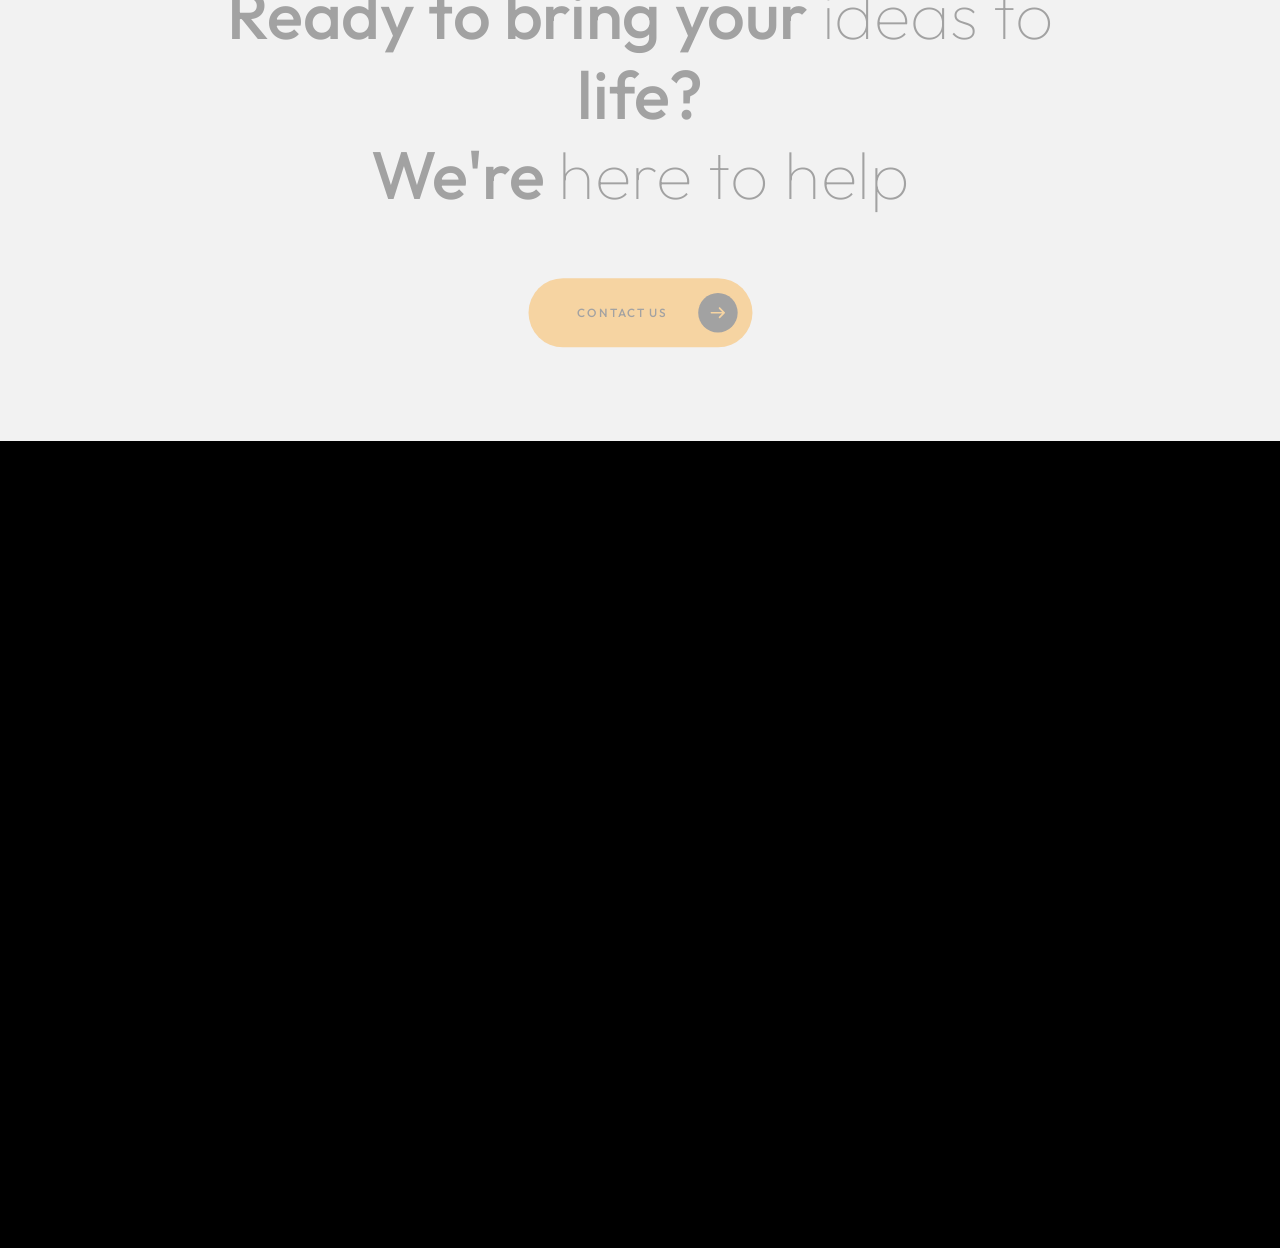
<file: project-4.html>
<!DOCTYPE html>
<html lang="zxx">

<head>

    <meta charset="UTF-8">
    <meta name="viewport" content="width=device-width, initial-scale=1.0">
    <meta http-equiv="X-UA-Compatible" content="ie=edge">

    <!-- bootstrap grid css -->
    <link rel="stylesheet" href="css/plugins/bootstrap-grid.css">
    <!-- font awesome css -->
    <link rel="stylesheet" href="css/plugins/font-awesome.min.css">
    <!-- swiper css -->
    <link rel="stylesheet" href="css/plugins/swiper.min.css">
    <!-- fancybox css -->
    <link rel="stylesheet" href="css/plugins/fancybox.min.css">
    <!-- ashley scss -->
    <link rel="stylesheet" href="css/style.css">
    <!-- page name -->
    <title>Ashley</title>

</head>

<body>

    <!-- wrapper -->
    <div class="mil-wrapper" id="top">

        <!-- cursor -->
        <div class="mil-ball">
            <span class="mil-icon-1">
                <svg viewBox="0 0 128 128">
                    <path d="M106.1,41.9c-1.2-1.2-3.1-1.2-4.2,0c-1.2,1.2-1.2,3.1,0,4.2L116.8,61H11.2l14.9-14.9c1.2-1.2,1.2-3.1,0-4.2	c-1.2-1.2-3.1-1.2-4.2,0l-20,20c-1.2,1.2-1.2,3.1,0,4.2l20,20c0.6,0.6,1.4,0.9,2.1,0.9s1.5-0.3,2.1-0.9c1.2-1.2,1.2-3.1,0-4.2	L11.2,67h105.5l-14.9,14.9c-1.2,1.2-1.2,3.1,0,4.2c0.6,0.6,1.4,0.9,2.1,0.9s1.5-0.3,2.1-0.9l20-20c1.2-1.2,1.2-3.1,0-4.2L106.1,41.9	z" />
                </svg>
            </span>
            <div class="mil-more-text">More</div>
            <div class="mil-choose-text">Сhoose</div>
        </div>
        <!-- cursor end -->

        <!-- preloader -->
        <div class="mil-preloader">
            <div class="mil-preloader-animation">
                <div class="mil-pos-abs mil-animation-1">
                    <p class="mil-h3 mil-muted mil-thin">Pioneering</p>
                    <p class="mil-h3 mil-muted">Creative</p>
                    <p class="mil-h3 mil-muted mil-thin">Excellence</p>
                </div>
                <div class="mil-pos-abs mil-animation-2">
                    <div class="mil-reveal-frame">
                        <p class="mil-reveal-box"></p>
                        <p class="mil-h3 mil-muted mil-thin">ashley.com</p>
                    </div>
                </div>
            </div>
        </div>
        <!-- preloader end -->

        <!-- scrollbar progress -->
        <div class="mil-progress-track">
            <div class="mil-progress"></div>
        </div>
        <!-- scrollbar progress end -->

        <!-- menu -->
        <div class="mil-menu-frame">
            <!-- frame clone -->
            <div class="mil-frame-top">
                <a href="home-1.html" class="mil-logo">A.</a>
                <div class="mil-menu-btn">
                    <span></span>
                </div>
            </div>
            <!-- frame clone end -->
            <div class="container">
                <div class="mil-menu-content">
                    <div class="row">
                        <div class="col-xl-5">

                            <nav class="mil-main-menu" id="swupMenu">
                                <ul>
                                    <li class="mil-has-children">
                                        <a href="#.">Homepage</a>
                                        <ul>
                                            <li><a href="home-1.html">Landing page</a></li>
                                            <li><a href="home-2.html">Personal</a></li>
                                            <li><a href="portfolio-3.html">Portfolio slider</a></li>
                                        </ul>
                                    </li>
                                    <li class="mil-has-children">
                                        <a href="#.">Portfolio</a>
                                        <ul>
                                            <li><a href="portfolio-1.html">Grid type 1</a></li>
                                            <li><a href="portfolio-2.html">Grid type 2</a></li>
                                            <li><a href="portfolio-3.html">Slider</a></li>
                                        </ul>
                                    </li>
                                    <li class="mil-has-children">
                                        <a href="#.">Services</a>
                                        <ul>
                                            <li><a href="services.html">Services List</a></li>
                                            <li><a href="service.html">Single service</a></li>
                                        </ul>
                                    </li>
                                    <li class="mil-has-children">
                                        <a href="#.">Newsletter</a>
                                        <ul>
                                            <li><a href="blog.html">Blog List</a></li>
                                            <li><a href="publication.html">Publication</a></li>
                                        </ul>
                                    </li>
                                    <li class="mil-has-children mil-active">
                                        <a href="#.">Other pages</a>
                                        <ul>
                                            <li><a href="team.html">Team</a></li>
                                            <li><a href="contact.html">Contact</a></li>
                                            <li><a href="404.html">404</a></li>
                                        </ul>
                                    </li>
                                </ul>
                            </nav>

                        </div>
                        <div class="col-xl-7">

                            <div class="mil-menu-right-frame">
                                <div class="mil-animation-in">
                                    <div class="mil-animation-frame">
                                        <div class="mil-animation mil-position-1 mil-scale" data-value-1="2" data-value-2="2"></div>
                                    </div>
                                </div>
                                <div class="mil-menu-right">
                                    <div class="row">
                                        <div class="col-lg-8 mil-mb-60">

                                            <h6 class="mil-muted mil-mb-30">Projects</h6>

                                            <ul class="mil-menu-list">
                                                <li><a href="project-1.html" class="mil-light-soft">Interior design studio</a></li>
                                                <li><a href="project-2.html" class="mil-light-soft">Home Security Camera</a></li>
                                                <li><a href="project-3.html" class="mil-light-soft">Kemia Honest Skincare</a></li>
                                                <li><a href="project-4.html" class="mil-light-soft">Cascade of Lava</a></li>
                                                <li><a href="project-5.html" class="mil-light-soft">Air Pro by Molekule</a></li>
                                                <li><a href="project-6.html" class="mil-light-soft">Tony's Chocolonely</a></li>
                                            </ul>

                                        </div>
                                        <div class="col-lg-4 mil-mb-60">

                                            <h6 class="mil-muted mil-mb-30">Useful links</h6>

                                            <ul class="mil-menu-list">
                                                <li><a href="#." class="mil-light-soft">Privacy Policy</a></li>
                                                <li><a href="#." class="mil-light-soft">Terms and conditions</a></li>
                                                <li><a href="#." class="mil-light-soft">Cookie Policy</a></li>
                                                <li><a href="#." class="mil-light-soft">Careers</a></li>
                                            </ul>

                                        </div>
                                    </div>
                                    <div class="mil-divider mil-mb-60"></div>
                                    <div class="row justify-content-between">

                                        <div class="col-lg-4 mil-mb-60">

                                            <h6 class="mil-muted mil-mb-30">Canada</h6>

                                            <p class="mil-light-soft mil-up">71 South Los Carneros Road, California <span class="mil-no-wrap">+51 174 705 812</span></p>

                                        </div>
                                        <div class="col-lg-4 mil-mb-60">

                                            <h6 class="mil-muted mil-mb-30">Germany</h6>

                                            <p class="mil-light-soft">Leehove 40, 2678 MC De Lier, Netherlands <span class="mil-no-wrap">+31 174 705 811</span></p>

                                        </div>
                                    </div>
                                </div>
                            </div>

                        </div>
                    </div>
                </div>
            </div>
        </div>
        <!-- menu -->

        <!-- curtain -->
        <div class="mil-curtain"></div>
        <!-- curtain end -->

        <!-- frame -->
        <div class="mil-frame">
            <div class="mil-frame-top">
                <a href="home-1.html" class="mil-logo">A.</a>
                <div class="mil-menu-btn">
                    <span></span>
                </div>
            </div>
            <div class="mil-frame-bottom">
                <div class="mil-current-page"></div>
                <div class="mil-back-to-top">
                    <a href="#top" class="mil-link mil-dark mil-arrow-place">
                        <span>Back to top</span>
                    </a>
                </div>
            </div>
        </div>
        <!-- frame end -->

        <!-- content -->
        <div class="mil-content">
            <div id="swupMain" class="mil-main-transition">

                <!-- banner -->
                <div class="mil-inner-banner">
                    <div class="mil-banner-content mil-up">
                        <div class="mil-animation-frame">
                            <div class="mil-animation mil-position-4 mil-dark mil-scale" data-value-1="6" data-value-2="1.4"></div>
                        </div>
                        <div class="container">
                            <ul class="mil-breadcrumbs mil-mb-60">
                                <li><a href="home-1.html">Homepage</a></li>
                                <li><a href="portfolio-1.html">Portfolio</a></li>
                                <li><a href="project-1.html">Project</a></li>
                            </ul>
                            <h1 class="mil-mb-60">Cascade <span class="mil-thin">of Lava</span></h1>
                            <a href="#project" class="mil-link mil-dark mil-arrow-place mil-down-arrow">
                                <span>Read more</span>
                            </a>
                        </div>
                    </div>
                </div>
                <!-- banner end -->

                <!-- project -->
                <section id="project">
                    <div class="container mil-p-120-120">
                        <div class="swiper-container mil-2-slider mil-up">
                            <div class="swiper-wrapper">
                                <div class="swiper-slide">

                                    <div class="mil-image-frame mil-vertical mil-drag">
                                        <img src="img/works/4/1.jpg" alt="image">
                                        <a data-fancybox="gallery" data-no-swup href="img/works/4/1.jpg" class="mil-zoom-btn">
                                            <img src="img/icons/zoom.svg" alt="zoom">
                                        </a>
                                    </div>

                                </div>
                                <div class="swiper-slide">

                                    <div class="mil-image-frame mil-vertical mil-drag">
                                        <img src="img/works/4/2.jpg" alt="image">
                                        <a data-fancybox="gallery" data-no-swup href="img/works/4/2.jpg" class="mil-zoom-btn">
                                            <img src="img/icons/zoom.svg" alt="zoom">
                                        </a>
                                    </div>

                                </div>
                                <div class="swiper-slide">

                                    <div class="mil-image-frame mil-vertical mil-drag">
                                        <img src="img/works/4/3.jpg" alt="image">
                                        <a data-fancybox="gallery" data-no-swup href="img/works/4/3.jpg" class="mil-zoom-btn">
                                            <img src="img/icons/zoom.svg" alt="zoom">
                                        </a>
                                    </div>

                                </div>
                                <div class="swiper-slide">

                                    <div class="mil-image-frame mil-vertical mil-drag">
                                        <img src="img/works/4/4.jpg" alt="image">
                                        <a data-fancybox="gallery" data-no-swup href="img/works/4/4.jpg" class="mil-zoom-btn">
                                            <img src="img/icons/zoom.svg" alt="zoom">
                                        </a>
                                    </div>

                                </div>
                                <div class="swiper-slide">

                                    <div class="mil-image-frame mil-vertical mil-drag">
                                        <img src="img/works/4/5.jpg" alt="image">
                                        <a data-fancybox="gallery" data-no-swup href="img/works/4/5.jpg" class="mil-zoom-btn">
                                            <img src="img/icons/zoom.svg" alt="zoom">
                                        </a>
                                    </div>

                                </div>
                                <div class="swiper-slide">

                                    <div class="mil-image-frame mil-vertical mil-drag">
                                        <img src="img/works/4/6.jpg" alt="image">
                                        <a data-fancybox="gallery" data-no-swup href="img/works/4/6.jpg" class="mil-zoom-btn">
                                            <img src="img/icons/zoom.svg" alt="zoom">
                                        </a>
                                    </div>

                                </div>
                            </div>
                        </div>
                        <div class="mil-info mil-up">
                            <div>Client: &nbsp;<span class="mil-dark">Envato Market</span></div>
                            <div>Date: &nbsp;<span class="mil-dark">April 2023</span></div>
                            <div>Author: &nbsp;<span class="mil-dark">Paul Trueman</span></div>
                        </div>
                        <div class="row justify-content-center mil-center mil-p-120-120">
                            <div class="col-lg-8">
                                <h3 class="mil-up mil-mb-60">Lava Photos taken at Hawaii <br>Volcanoes National Park.</h3>
                                <p class="mil-text-lg mil-up">This collection of Hawaii photography is focused on the immense power of lava at the Volcanos National Park on the Big Island of Hawaii. One of the most truly mystical scenes I have ever had the pleasure of capturing. For this collection I wanted to showcase this beauty in my own artistic way, through fine art landscape photography. However still keep these scenes natural and true to what I witnessed on my journey. For that reason, these images have been only lightly processed. All of these images are single exposures, unless listed otherwise in the caption below the photo.</p>
                            </div>
                        </div>
                        <div class="mil-image-frame mil-horizontal mil-up mil-mb-120">
                            <img src="img/works/4/7.jpg" alt="image">
                            <a data-fancybox="gallery" data-no-swup href="img/works/4/7.jpg" class="mil-zoom-btn">
                                <img src="img/icons/zoom.svg" alt="zoom">
                            </a>
                        </div>
                        <div class="mil-works-nav mil-up">
                            <a href="project-3.html" class="mil-link mil-dark mil-arrow-place mil-icon-left">
                                <span>Prev project</span>
                            </a>
                            <a href="portfolio-1.html" class="mil-link mil-dark">
                                <span>All projects</span>
                            </a>
                            <a href="project-5.html" class="mil-link mil-dark mil-arrow-place">
                                <span>Next project</span>
                            </a>
                        </div>
                    </div>
                </section>
                <!-- project end -->

                <!-- call to action -->
                <section class="mil-soft-bg">
                    <div class="container mil-p-120-120">
                        <div class="row">
                            <div class="col-lg-10">

                                <span class="mil-suptitle mil-suptitle-right mil-suptitle-dark mil-up">Looking to make your mark? We'll help you turn <br> your project into a success story.</span>

                            </div>
                        </div>
                        <div class="mil-center">
                            <h2 class="mil-up mil-mb-60">Ready to bring your <span class="mil-thin">ideas to</span> life? <br> We're <span class="mil-thin">here to help</span></h2>
                            <div class="mil-up"><a href="contact.html" class="mil-button mil-arrow-place"><span>Contact us</span></a></div>
                        </div>
                    </div>
                </section>
                <!-- call to action end -->

                <!-- footer -->
                <footer class="mil-dark-bg">
                    <div class="mi-invert-fix">
                        <div class="container mil-p-120-60">
                            <div class="row justify-content-between">
                                <div class="col-md-4 col-lg-4 mil-mb-60">

                                    <div class="mil-muted mil-logo mil-up mil-mb-30">Ashley.</div>

                                    <p class="mil-light-soft mil-up mil-mb-30">Subscribe our newsletter:</p>

                                    <form class="mil-subscribe-form mil-up">
                                        <input type="text" placeholder="Enter our email">
                                        <button type="submit" class="mil-button mil-icon-button-sm mil-arrow-place"></button>
                                    </form>

                                </div>
                                <div class="col-md-7 col-lg-6">
                                    <div class="row justify-content-end">
                                        <div class="col-md-6 col-lg-7">

                                            <nav class="mil-footer-menu mil-mb-60">
                                                <ul>
                                                    <li class="mil-up mil-active">
                                                        <a href="home-1.html">Home</a>
                                                    </li>
                                                    <li class="mil-up">
                                                        <a href="portfolio-1.html">Portfolio</a>
                                                    </li>
                                                    <li class="mil-up">
                                                        <a href="services.html">Services</a>
                                                    </li>
                                                    <li class="mil-up">
                                                        <a href="contact.html">Contact</a>
                                                    </li>
                                                    <li class="mil-up">
                                                        <a href="blog.html">Blog</a>
                                                    </li>
                                                </ul>
                                            </nav>

                                        </div>
                                        <div class="col-md-6 col-lg-5">

                                            <ul class="mil-menu-list mil-up mil-mb-60">
                                                <li><a href="#." class="mil-light-soft">Privacy Policy</a></li>
                                                <li><a href="#." class="mil-light-soft">Terms and conditions</a></li>
                                                <li><a href="#." class="mil-light-soft">Cookie Policy</a></li>
                                                <li><a href="#." class="mil-light-soft">Careers</a></li>
                                            </ul>

                                        </div>
                                    </div>
                                </div>
                            </div>

                            <div class="row justify-content-between flex-sm-row-reverse">
                                <div class="col-md-7 col-lg-6">

                                    <div class="row justify-content-between">

                                        <div class="col-md-6 col-lg-5 mil-mb-60">

                                            <h6 class="mil-muted mil-up mil-mb-30">Canada</h6>

                                            <p class="mil-light-soft mil-up">71 South Los Carneros Road, California <span class="mil-no-wrap">+51 174 705 812</span></p>

                                        </div>
                                        <div class="col-md-6 col-lg-5 mil-mb-60">

                                            <h6 class="mil-muted mil-up mil-mb-30">Germany</h6>

                                            <p class="mil-light-soft mil-up">Leehove 40, 2678 MC De Lier, Netherlands <span class="mil-no-wrap">+31 174 705 811</span></p>

                                        </div>
                                    </div>

                                </div>
                                <div class="col-md-4 col-lg-6 mil-mb-60">

                                    <div class="mil-vert-between">
                                        <div class="mil-mb-30">
                                            <ul class="mil-social-icons mil-up">
                                                <li><a href="#." target="_blank" class="social-icon"> <i class="far fa-circle"></i></a></li>
                                                <li><a href="#." target="_blank" class="social-icon"> <i class="far fa-circle"></i></a></li>
                                                <li><a href="#." target="_blank" class="social-icon"> <i class="far fa-circle"></i></a></li>
                                                <li><a href="#." target="_blank" class="social-icon"> <i class="far fa-circle"></i></a></li>
                                            </ul>
                                        </div>
                                        <p class="mil-light-soft mil-up">© Copyright 2023 - Mil. All Rights Reserved.</p>
                                    </div>

                                </div>
                            </div>
                        </div>
                    </div>
                </footer>
                <!-- footer end -->

                <!-- hidden elements -->
                <div class="mil-hidden-elements">
                    <div class="mil-dodecahedron">
                        <div class="mil-pentagon">
                            <div></div>
                            <div></div>
                            <div></div>
                            <div></div>
                            <div></div>
                        </div>
                        <div class="mil-pentagon">
                            <div></div>
                            <div></div>
                            <div></div>
                            <div></div>
                            <div></div>
                        </div>
                        <div class="mil-pentagon">
                            <div></div>
                            <div></div>
                            <div></div>
                            <div></div>
                            <div></div>
                        </div>
                        <div class="mil-pentagon">
                            <div></div>
                            <div></div>
                            <div></div>
                            <div></div>
                            <div></div>
                        </div>
                        <div class="mil-pentagon">
                            <div></div>
                            <div></div>
                            <div></div>
                            <div></div>
                            <div></div>
                        </div>
                        <div class="mil-pentagon">
                            <div></div>
                            <div></div>
                            <div></div>
                            <div></div>
                            <div></div>
                        </div>
                        <div class="mil-pentagon">
                            <div></div>
                            <div></div>
                            <div></div>
                            <div></div>
                            <div></div>
                        </div>
                        <div class="mil-pentagon">
                            <div></div>
                            <div></div>
                            <div></div>
                            <div></div>
                            <div></div>
                        </div>
                        <div class="mil-pentagon">
                            <div></div>
                            <div></div>
                            <div></div>
                            <div></div>
                            <div></div>
                        </div>
                        <div class="mil-pentagon">
                            <div></div>
                            <div></div>
                            <div></div>
                            <div></div>
                            <div></div>
                        </div>
                        <div class="mil-pentagon">
                            <div></div>
                            <div></div>
                            <div></div>
                            <div></div>
                            <div></div>
                        </div>
                        <div class="mil-pentagon">
                            <div></div>
                            <div></div>
                            <div></div>
                            <div></div>
                            <div></div>
                        </div>
                    </div>

                    <svg xmlns="http://www.w3.org/2000/svg" viewBox="0 0 24 24" class="mil-arrow">
                        <path d="M 14 5.3417969 C 13.744125 5.3417969 13.487969 5.4412187 13.292969 5.6367188 L 13.207031 5.7226562 C 12.816031 6.1136563 12.816031 6.7467188 13.207031 7.1367188 L 17.070312 11 L 4 11 C 3.448 11 3 11.448 3 12 C 3 12.552 3.448 13 4 13 L 17.070312 13 L 13.207031 16.863281 C 12.816031 17.254281 12.816031 17.887344 13.207031 18.277344 L 13.292969 18.363281 C 13.683969 18.754281 14.317031 18.754281 14.707031 18.363281 L 20.363281 12.707031 C 20.754281 12.316031 20.754281 11.682969 20.363281 11.292969 L 14.707031 5.6367188 C 14.511531 5.4412187 14.255875 5.3417969 14 5.3417969 z" />
                    </svg>

                    <svg width="250" viewBox="0 0 300 1404" fill="none" xmlns="http://www.w3.org/2000/svg" class="mil-lines">
                        <path fill-rule="evenodd" clip-rule="evenodd" d="M1 892L1 941H299V892C299 809.71 232.29 743 150 743C67.7096 743 1 809.71 1 892ZM0 942H300V892C300 809.157 232.843 742 150 742C67.1573 742 0 809.157 0 892L0 942Z" class="mil-move" />
                        <path fill-rule="evenodd" clip-rule="evenodd" d="M299 146V97L1 97V146C1 228.29 67.7096 295 150 295C232.29 295 299 228.29 299 146ZM300 96L0 96V146C0 228.843 67.1573 296 150 296C232.843 296 300 228.843 300 146V96Z" class="mil-move" />
                        <path fill-rule="evenodd" clip-rule="evenodd" d="M299 1H1V1403H299V1ZM0 0V1404H300V0H0Z" />
                        <path fill-rule="evenodd" clip-rule="evenodd" d="M150 -4.37115e-08L150 1404L149 1404L149 0L150 -4.37115e-08Z" />
                        <path fill-rule="evenodd" clip-rule="evenodd" d="M150 1324C232.29 1324 299 1257.29 299 1175C299 1092.71 232.29 1026 150 1026C67.7096 1026 1 1092.71 1 1175C1 1257.29 67.7096 1324 150 1324ZM150 1325C232.843 1325 300 1257.84 300 1175C300 1092.16 232.843 1025 150 1025C67.1573 1025 0 1092.16 0 1175C0 1257.84 67.1573 1325 150 1325Z" class="mil-move" />
                        <path fill-rule="evenodd" clip-rule="evenodd" d="M300 1175H0V1174H300V1175Z" class="mil-move" />
                        <path fill-rule="evenodd" clip-rule="evenodd" d="M150 678C232.29 678 299 611.29 299 529C299 446.71 232.29 380 150 380C67.7096 380 1 446.71 1 529C1 611.29 67.7096 678 150 678ZM150 679C232.843 679 300 611.843 300 529C300 446.157 232.843 379 150 379C67.1573 379 0 446.157 0 529C0 611.843 67.1573 679 150 679Z" class="mil-move" />
                        <path fill-rule="evenodd" clip-rule="evenodd" d="M299 380H1V678H299V380ZM0 379V679H300V379H0Z" class="mil-move" />
                    </svg>
                </div>
                <!-- hidden elements end -->

            </div>
        </div>
        <!-- content -->
    </div>
    <!-- wrapper end -->

    <!-- jQuery js -->
    <script src="js/plugins/jquery.min.js"></script>
    <!-- swup js -->
    <script src="js/plugins/swup.min.js"></script>
    <!-- swiper js -->
    <script src="js/plugins/swiper.min.js"></script>
    <!-- fancybox js -->
    <script src="js/plugins/fancybox.min.js"></script>
    <!-- gsap js -->
    <script src="js/plugins/gsap.min.js"></script>
    <!-- scroll smoother -->
    <script src="js/plugins/smooth-scroll.js"></script>
    <!-- scroll trigger js -->
    <script src="js/plugins/ScrollTrigger.min.js"></script>
    <!-- scroll to js -->
    <script src="js/plugins/ScrollTo.min.js"></script>
    <!-- ashley js -->
    <script src="js/main.js"></script>

</body>

</html>
</file>
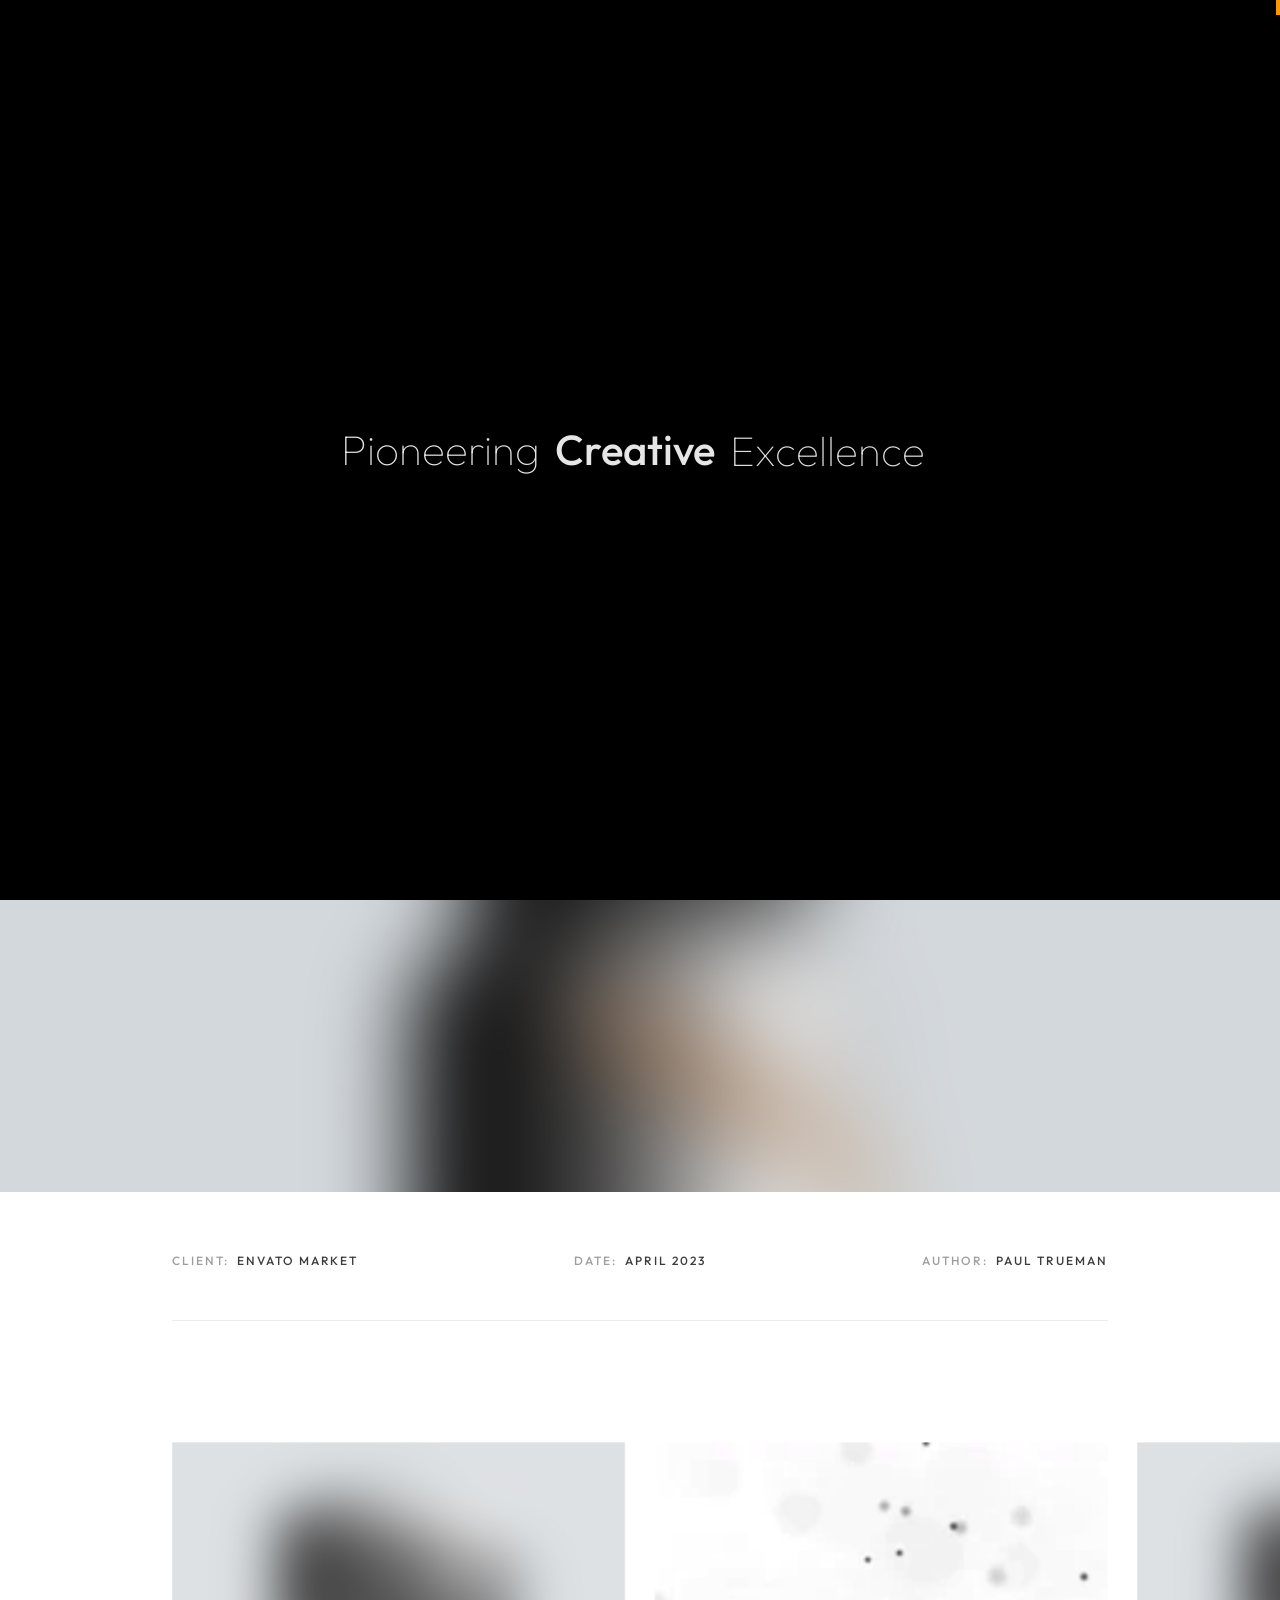
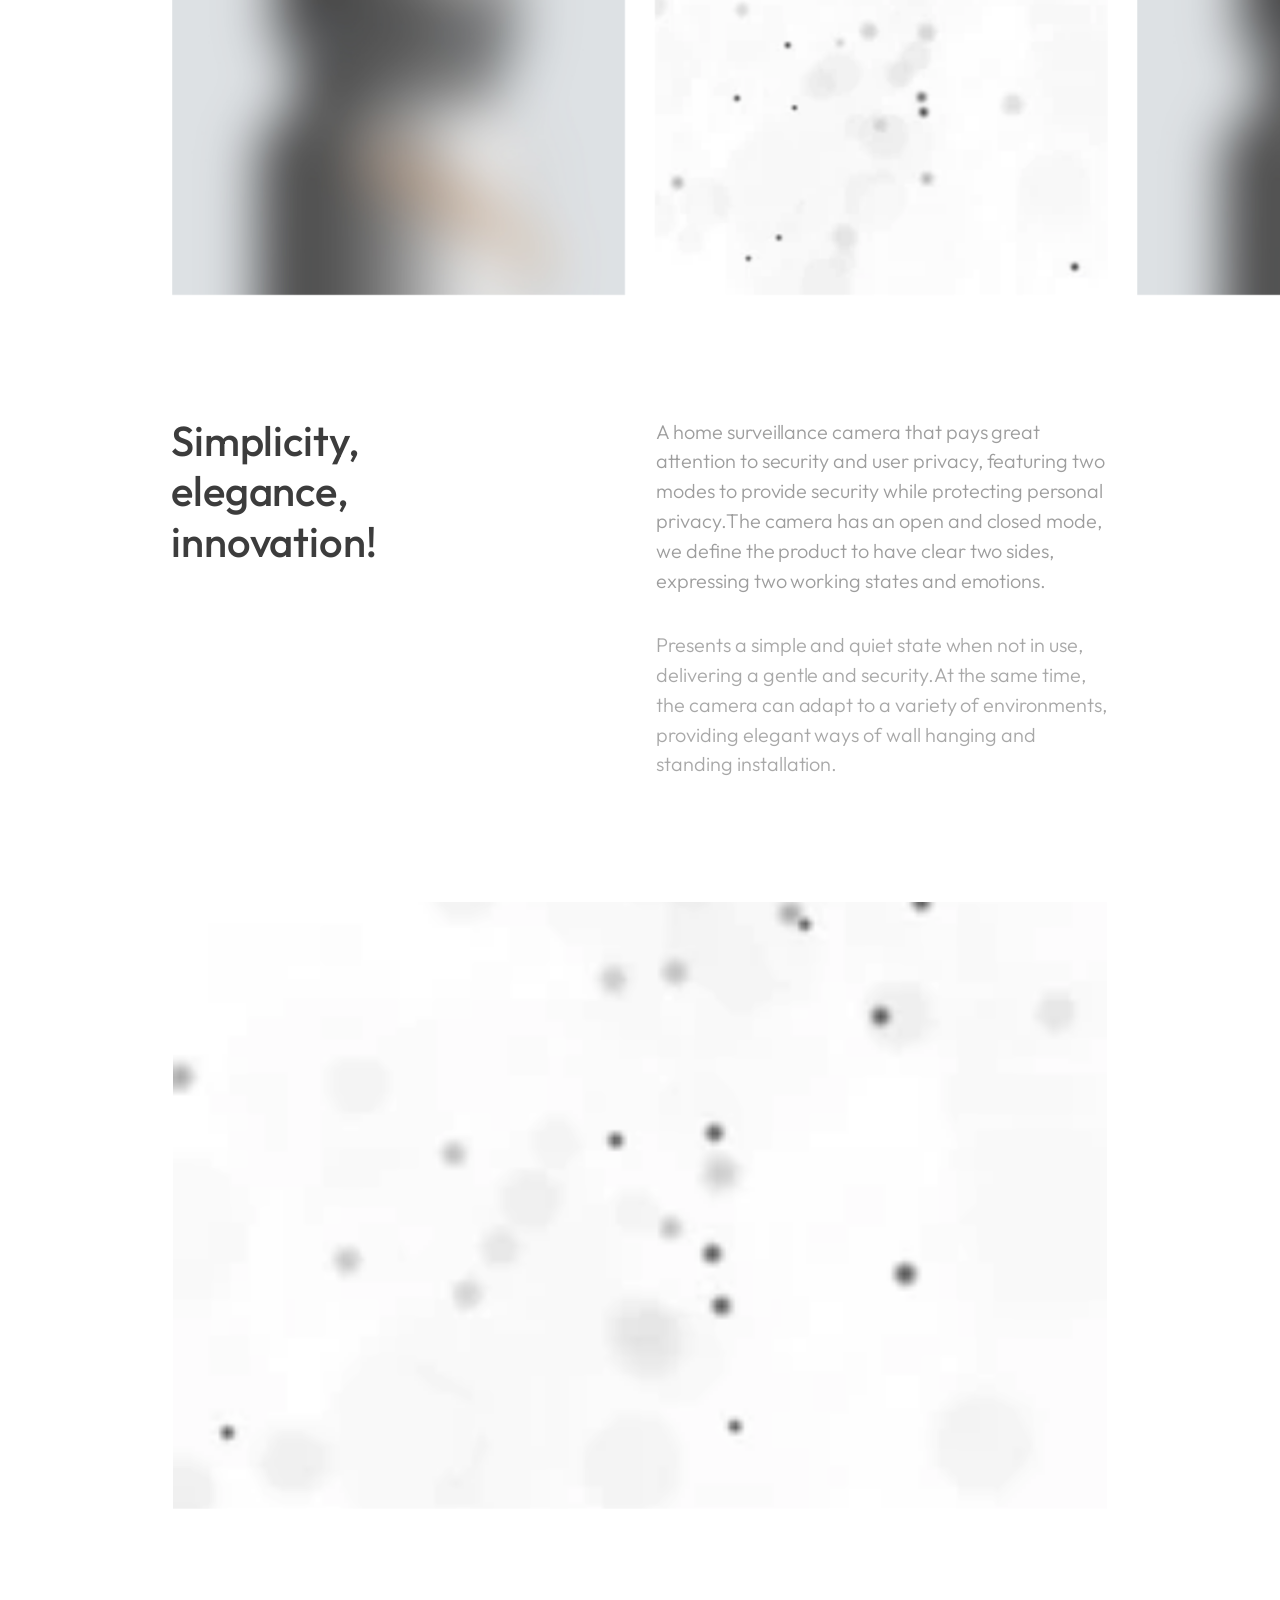
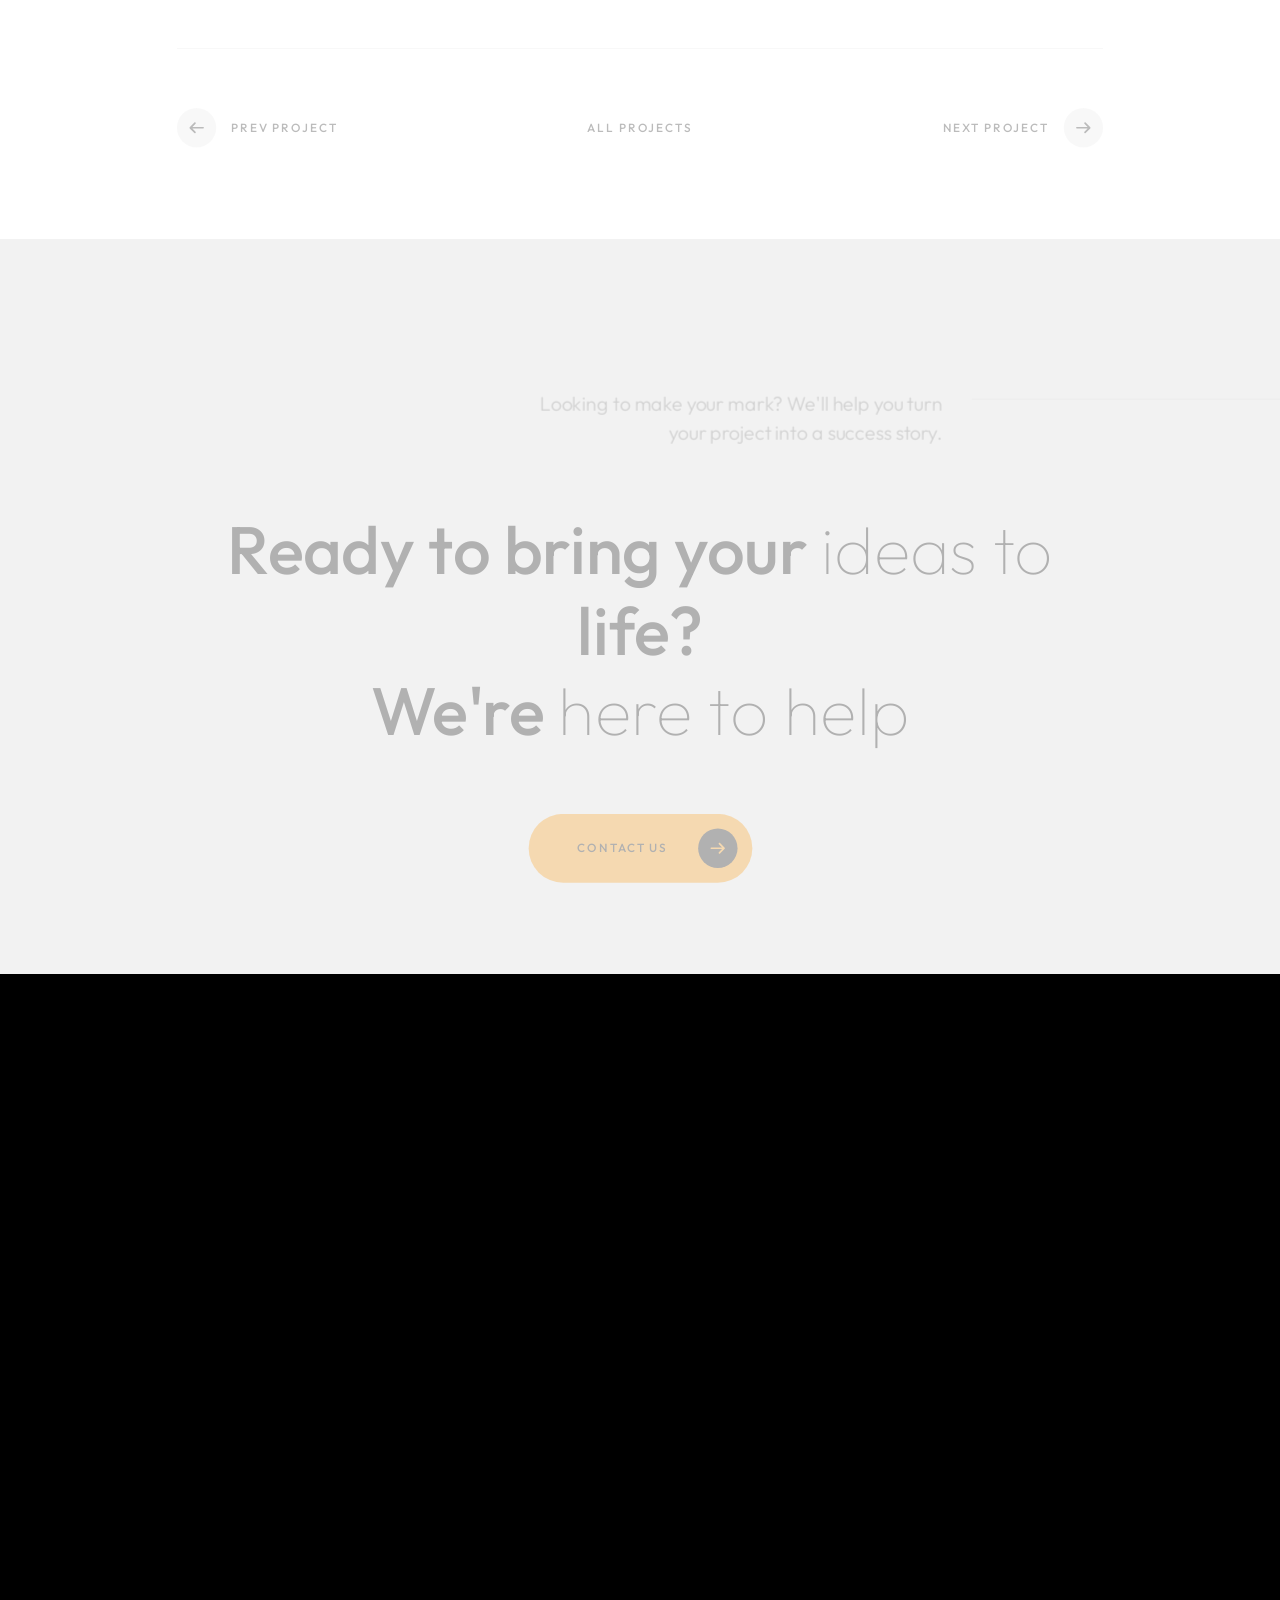
<file: project-5.html>
<!DOCTYPE html>
<html lang="zxx">

<head>

    <meta charset="UTF-8">
    <meta name="viewport" content="width=device-width, initial-scale=1.0">
    <meta http-equiv="X-UA-Compatible" content="ie=edge">

    <!-- bootstrap grid css -->
    <link rel="stylesheet" href="css/plugins/bootstrap-grid.css">
    <!-- font awesome css -->
    <link rel="stylesheet" href="css/plugins/font-awesome.min.css">
    <!-- swiper css -->
    <link rel="stylesheet" href="css/plugins/swiper.min.css">
    <!-- fancybox css -->
    <link rel="stylesheet" href="css/plugins/fancybox.min.css">
    <!-- ashley scss -->
    <link rel="stylesheet" href="css/style.css">
    <!-- page name -->
    <title>Ashley</title>

</head>

<body>

    <!-- wrapper -->
    <div class="mil-wrapper" id="top">

        <!-- cursor -->
        <div class="mil-ball">
            <span class="mil-icon-1">
                <svg viewBox="0 0 128 128">
                    <path d="M106.1,41.9c-1.2-1.2-3.1-1.2-4.2,0c-1.2,1.2-1.2,3.1,0,4.2L116.8,61H11.2l14.9-14.9c1.2-1.2,1.2-3.1,0-4.2	c-1.2-1.2-3.1-1.2-4.2,0l-20,20c-1.2,1.2-1.2,3.1,0,4.2l20,20c0.6,0.6,1.4,0.9,2.1,0.9s1.5-0.3,2.1-0.9c1.2-1.2,1.2-3.1,0-4.2	L11.2,67h105.5l-14.9,14.9c-1.2,1.2-1.2,3.1,0,4.2c0.6,0.6,1.4,0.9,2.1,0.9s1.5-0.3,2.1-0.9l20-20c1.2-1.2,1.2-3.1,0-4.2L106.1,41.9	z" />
                </svg>
            </span>
            <div class="mil-more-text">More</div>
            <div class="mil-choose-text">Сhoose</div>
        </div>
        <!-- cursor end -->

        <!-- preloader -->
        <div class="mil-preloader">
            <div class="mil-preloader-animation">
                <div class="mil-pos-abs mil-animation-1">
                    <p class="mil-h3 mil-muted mil-thin">Pioneering</p>
                    <p class="mil-h3 mil-muted">Creative</p>
                    <p class="mil-h3 mil-muted mil-thin">Excellence</p>
                </div>
                <div class="mil-pos-abs mil-animation-2">
                    <div class="mil-reveal-frame">
                        <p class="mil-reveal-box"></p>
                        <p class="mil-h3 mil-muted mil-thin">ashley.com</p>
                    </div>
                </div>
            </div>
        </div>
        <!-- preloader end -->

        <!-- scrollbar progress -->
        <div class="mil-progress-track">
            <div class="mil-progress"></div>
        </div>
        <!-- scrollbar progress end -->

        <!-- menu -->
        <div class="mil-menu-frame">
            <!-- frame clone -->
            <div class="mil-frame-top">
                <a href="home-1.html" class="mil-logo">A.</a>
                <div class="mil-menu-btn">
                    <span></span>
                </div>
            </div>
            <!-- frame clone end -->
            <div class="container">
                <div class="mil-menu-content">
                    <div class="row">
                        <div class="col-xl-5">

                            <nav class="mil-main-menu" id="swupMenu">
                                <ul>
                                    <li class="mil-has-children">
                                        <a href="#.">Homepage</a>
                                        <ul>
                                            <li><a href="home-1.html">Landing page</a></li>
                                            <li><a href="home-2.html">Personal</a></li>
                                            <li><a href="portfolio-3.html">Portfolio slider</a></li>
                                        </ul>
                                    </li>
                                    <li class="mil-has-children">
                                        <a href="#.">Portfolio</a>
                                        <ul>
                                            <li><a href="portfolio-1.html">Grid type 1</a></li>
                                            <li><a href="portfolio-2.html">Grid type 2</a></li>
                                            <li><a href="portfolio-3.html">Slider</a></li>
                                        </ul>
                                    </li>
                                    <li class="mil-has-children">
                                        <a href="#.">Services</a>
                                        <ul>
                                            <li><a href="services.html">Services List</a></li>
                                            <li><a href="service.html">Single service</a></li>
                                        </ul>
                                    </li>
                                    <li class="mil-has-children">
                                        <a href="#.">Newsletter</a>
                                        <ul>
                                            <li><a href="blog.html">Blog List</a></li>
                                            <li><a href="publication.html">Publication</a></li>
                                        </ul>
                                    </li>
                                    <li class="mil-has-children mil-active">
                                        <a href="#.">Other pages</a>
                                        <ul>
                                            <li><a href="team.html">Team</a></li>
                                            <li><a href="contact.html">Contact</a></li>
                                            <li><a href="404.html">404</a></li>
                                        </ul>
                                    </li>
                                </ul>
                            </nav>

                        </div>
                        <div class="col-xl-7">

                            <div class="mil-menu-right-frame">
                                <div class="mil-animation-in">
                                    <div class="mil-animation-frame">
                                        <div class="mil-animation mil-position-1 mil-scale" data-value-1="2" data-value-2="2"></div>
                                    </div>
                                </div>
                                <div class="mil-menu-right">
                                    <div class="row">
                                        <div class="col-lg-8 mil-mb-60">

                                            <h6 class="mil-muted mil-mb-30">Projects</h6>

                                            <ul class="mil-menu-list">
                                                <li><a href="project-1.html" class="mil-light-soft">Interior design studio</a></li>
                                                <li><a href="project-2.html" class="mil-light-soft">Home Security Camera</a></li>
                                                <li><a href="project-3.html" class="mil-light-soft">Kemia Honest Skincare</a></li>
                                                <li><a href="project-4.html" class="mil-light-soft">Cascade of Lava</a></li>
                                                <li><a href="project-5.html" class="mil-light-soft">Air Pro by Molekule</a></li>
                                                <li><a href="project-6.html" class="mil-light-soft">Tony's Chocolonely</a></li>
                                            </ul>

                                        </div>
                                        <div class="col-lg-4 mil-mb-60">

                                            <h6 class="mil-muted mil-mb-30">Useful links</h6>

                                            <ul class="mil-menu-list">
                                                <li><a href="#." class="mil-light-soft">Privacy Policy</a></li>
                                                <li><a href="#." class="mil-light-soft">Terms and conditions</a></li>
                                                <li><a href="#." class="mil-light-soft">Cookie Policy</a></li>
                                                <li><a href="#." class="mil-light-soft">Careers</a></li>
                                            </ul>

                                        </div>
                                    </div>
                                    <div class="mil-divider mil-mb-60"></div>
                                    <div class="row justify-content-between">

                                        <div class="col-lg-4 mil-mb-60">

                                            <h6 class="mil-muted mil-mb-30">Canada</h6>

                                            <p class="mil-light-soft mil-up">71 South Los Carneros Road, California <span class="mil-no-wrap">+51 174 705 812</span></p>

                                        </div>
                                        <div class="col-lg-4 mil-mb-60">

                                            <h6 class="mil-muted mil-mb-30">Germany</h6>

                                            <p class="mil-light-soft">Leehove 40, 2678 MC De Lier, Netherlands <span class="mil-no-wrap">+31 174 705 811</span></p>

                                        </div>
                                    </div>
                                </div>
                            </div>

                        </div>
                    </div>
                </div>
            </div>
        </div>
        <!-- menu -->

        <!-- curtain -->
        <div class="mil-curtain"></div>
        <!-- curtain end -->

        <!-- frame -->
        <div class="mil-frame">
            <div class="mil-frame-top">
                <a href="home-1.html" class="mil-logo">A.</a>
                <div class="mil-menu-btn">
                    <span></span>
                </div>
            </div>
            <div class="mil-frame-bottom">
                <div class="mil-current-page"></div>
                <div class="mil-back-to-top">
                    <a href="#top" class="mil-link mil-dark mil-arrow-place">
                        <span>Back to top</span>
                    </a>
                </div>
            </div>
        </div>
        <!-- frame end -->

        <!-- content -->
        <div class="mil-content">
            <div id="swupMain" class="mil-main-transition">

                <!-- banner -->
                <div class="mil-inner-banner">
                    <div class="mil-banner-content mil-up">
                        <div class="mil-animation-frame">
                            <div class="mil-animation mil-position-4 mil-dark mil-scale" data-value-1="6" data-value-2="1.4"></div>
                        </div>
                        <div class="container">
                            <ul class="mil-breadcrumbs mil-mb-60">
                                <li><a href="home-1.html">Homepage</a></li>
                                <li><a href="portfolio-1.html">Portfolio</a></li>
                                <li><a href="project-1.html">Project</a></li>
                            </ul>
                            <h1 class="mil-mb-60">Air Pro <span class="mil-thin">by Molekule</span></h1>
                            <a href="#project" class="mil-link mil-dark mil-arrow-place mil-down-arrow">
                                <span>Read more</span>
                            </a>
                        </div>
                    </div>
                </div>
                <!-- banner end -->

                <!-- project -->
                <section class="mil-p-120-0">
                    <div class="mil-image-frame mil-fw mil-up">
                        <img src="img/works/5/1.jpg" alt="image">
                        <a data-fancybox="gallery" data-no-swup href="img/works/5/1.jpg" class="mil-zoom-btn">
                            <img src="img/icons/zoom.svg" alt="zoom">
                        </a>
                    </div>
                    <div class="container mil-p-0-120" id="project">
                        <div class="mil-info mil-up">
                            <div>Client: &nbsp;<span class="mil-dark">Envato Market</span></div>
                            <div>Date: &nbsp;<span class="mil-dark">April 2023</span></div>
                            <div>Author: &nbsp;<span class="mil-dark">Paul Trueman</span></div>
                        </div>
                        <div class="mil-p-120-0">
                            <div class="swiper-container mil-2-slider mil-up">
                                <div class="swiper-wrapper">
                                    <div class="swiper-slide">

                                        <div class="mil-image-frame mil-square mil-drag">
                                            <img src="img/works/5/2.jpg" alt="image">
                                            <a data-fancybox="gallery" data-no-swup href="img/works/5/2.jpg" class="mil-zoom-btn">
                                                <img src="img/icons/zoom.svg" alt="zoom">
                                            </a>
                                        </div>

                                    </div>
                                    <div class="swiper-slide">

                                        <div class="mil-image-frame mil-square mil-drag">
                                            <img src="img/works/5/3.gif" alt="image">
                                            <a data-fancybox="gallery" data-no-swup href="img/works/5/3.gif" class="mil-zoom-btn">
                                                <img src="img/icons/zoom.svg" alt="zoom">
                                            </a>
                                        </div>

                                    </div>
                                    <div class="swiper-slide">

                                        <div class="mil-image-frame mil-square mil-drag">
                                            <img src="img/works/5/4.jpg" alt="image">
                                            <a data-fancybox="gallery" data-no-swup href="img/works/5/4.jpg" class="mil-zoom-btn">
                                                <img src="img/icons/zoom.svg" alt="zoom">
                                            </a>
                                        </div>

                                    </div>
                                    <div class="swiper-slide">

                                        <div class="mil-image-frame mil-square mil-drag">
                                            <img src="img/works/5/5.gif" alt="image">
                                            <a data-fancybox="gallery" data-no-swup href="img/works/5/5.gif" class="mil-zoom-btn">
                                                <img src="img/icons/zoom.svg" alt="zoom">
                                            </a>
                                        </div>

                                    </div>
                                    <div class="swiper-slide">

                                        <div class="mil-image-frame mil-square mil-drag">
                                            <img src="img/works/5/6.jpg" alt="image">
                                            <a data-fancybox="gallery" data-no-swup href="img/works/5/6.jpg" class="mil-zoom-btn">
                                                <img src="img/icons/zoom.svg" alt="zoom">
                                            </a>
                                        </div>

                                    </div>
                                </div>
                            </div>
                            <div class="row justify-content-between mil-p-120-120">
                                <div class="col-lg-5">
                                    <h3 class="mil-up mil-mb-60">Simplicity, elegance, innovation!</h3>
                                </div>
                                <div class="col-lg-6">
                                    <p class="mil-up mil-mb-30">A home surveillance camera that pays great attention to security and user privacy, featuring two modes to provide security while protecting personal privacy.The camera has an open and closed mode, we define the product to have clear two sides, expressing two working states and emotions.</p>

                                    <p class="mil-up">Presents a simple and quiet state when not in use, delivering a gentle and security.At the same time, the camera can adapt to a variety of environments, providing elegant ways of wall hanging and standing installation.</p>
                                </div>
                            </div>
                        </div>
                        <div class="mil-image-frame mil-horizontal mil-up mil-mb-120">
                            <img src="img/works/5/7.gif" alt="image">
                            <a data-fancybox="gallery" data-no-swup href="img/works/5/7.gif" class="mil-zoom-btn">
                                <img src="img/icons/zoom.svg" alt="zoom">
                            </a>
                        </div>
                        <div class="mil-works-nav mil-up">
                            <a href="project-4.html" class="mil-link mil-dark mil-arrow-place mil-icon-left">
                                <span>Prev project</span>
                            </a>
                            <a href="portfolio-1.html" class="mil-link mil-dark">
                                <span>All projects</span>
                            </a>
                            <a href="project-6.html" class="mil-link mil-dark mil-arrow-place">
                                <span>Next project</span>
                            </a>
                        </div>
                    </div>
                </section>
                <!-- project end -->

                <!-- call to action -->
                <section class="mil-soft-bg">
                    <div class="container mil-p-120-120">
                        <div class="row">
                            <div class="col-lg-10">

                                <span class="mil-suptitle mil-suptitle-right mil-suptitle-dark mil-up">Looking to make your mark? We'll help you turn <br> your project into a success story.</span>

                            </div>
                        </div>
                        <div class="mil-center">
                            <h2 class="mil-up mil-mb-60">Ready to bring your <span class="mil-thin">ideas to</span> life? <br> We're <span class="mil-thin">here to help</span></h2>
                            <div class="mil-up"><a href="contact.html" class="mil-button mil-arrow-place"><span>Contact us</span></a></div>
                        </div>
                    </div>
                </section>
                <!-- call to action end -->

                <!-- footer -->
                <footer class="mil-dark-bg">
                    <div class="mi-invert-fix">
                        <div class="container mil-p-120-60">
                            <div class="row justify-content-between">
                                <div class="col-md-4 col-lg-4 mil-mb-60">

                                    <div class="mil-muted mil-logo mil-up mil-mb-30">Ashley.</div>

                                    <p class="mil-light-soft mil-up mil-mb-30">Subscribe our newsletter:</p>

                                    <form class="mil-subscribe-form mil-up">
                                        <input type="text" placeholder="Enter our email">
                                        <button type="submit" class="mil-button mil-icon-button-sm mil-arrow-place"></button>
                                    </form>

                                </div>
                                <div class="col-md-7 col-lg-6">
                                    <div class="row justify-content-end">
                                        <div class="col-md-6 col-lg-7">

                                            <nav class="mil-footer-menu mil-mb-60">
                                                <ul>
                                                    <li class="mil-up mil-active">
                                                        <a href="home-1.html">Home</a>
                                                    </li>
                                                    <li class="mil-up">
                                                        <a href="portfolio-1.html">Portfolio</a>
                                                    </li>
                                                    <li class="mil-up">
                                                        <a href="services.html">Services</a>
                                                    </li>
                                                    <li class="mil-up">
                                                        <a href="contact.html">Contact</a>
                                                    </li>
                                                    <li class="mil-up">
                                                        <a href="blog.html">Blog</a>
                                                    </li>
                                                </ul>
                                            </nav>

                                        </div>
                                        <div class="col-md-6 col-lg-5">

                                            <ul class="mil-menu-list mil-up mil-mb-60">
                                                <li><a href="#." class="mil-light-soft">Privacy Policy</a></li>
                                                <li><a href="#." class="mil-light-soft">Terms and conditions</a></li>
                                                <li><a href="#." class="mil-light-soft">Cookie Policy</a></li>
                                                <li><a href="#." class="mil-light-soft">Careers</a></li>
                                            </ul>

                                        </div>
                                    </div>
                                </div>
                            </div>

                            <div class="row justify-content-between flex-sm-row-reverse">
                                <div class="col-md-7 col-lg-6">

                                    <div class="row justify-content-between">

                                        <div class="col-md-6 col-lg-5 mil-mb-60">

                                            <h6 class="mil-muted mil-up mil-mb-30">Canada</h6>

                                            <p class="mil-light-soft mil-up">71 South Los Carneros Road, California <span class="mil-no-wrap">+51 174 705 812</span></p>

                                        </div>
                                        <div class="col-md-6 col-lg-5 mil-mb-60">

                                            <h6 class="mil-muted mil-up mil-mb-30">Germany</h6>

                                            <p class="mil-light-soft mil-up">Leehove 40, 2678 MC De Lier, Netherlands <span class="mil-no-wrap">+31 174 705 811</span></p>

                                        </div>
                                    </div>

                                </div>
                                <div class="col-md-4 col-lg-6 mil-mb-60">

                                    <div class="mil-vert-between">
                                        <div class="mil-mb-30">
                                            <ul class="mil-social-icons mil-up">
                                                <li><a href="#." target="_blank" class="social-icon"> <i class="far fa-circle"></i></a></li>
                                                <li><a href="#." target="_blank" class="social-icon"> <i class="far fa-circle"></i></a></li>
                                                <li><a href="#." target="_blank" class="social-icon"> <i class="far fa-circle"></i></a></li>
                                                <li><a href="#." target="_blank" class="social-icon"> <i class="far fa-circle"></i></a></li>
                                            </ul>
                                        </div>
                                        <p class="mil-light-soft mil-up">© Copyright 2023 - Mil. All Rights Reserved.</p>
                                    </div>

                                </div>
                            </div>
                        </div>
                    </div>
                </footer>
                <!-- footer end -->

                <!-- hidden elements -->
                <div class="mil-hidden-elements">
                    <div class="mil-dodecahedron">
                        <div class="mil-pentagon">
                            <div></div>
                            <div></div>
                            <div></div>
                            <div></div>
                            <div></div>
                        </div>
                        <div class="mil-pentagon">
                            <div></div>
                            <div></div>
                            <div></div>
                            <div></div>
                            <div></div>
                        </div>
                        <div class="mil-pentagon">
                            <div></div>
                            <div></div>
                            <div></div>
                            <div></div>
                            <div></div>
                        </div>
                        <div class="mil-pentagon">
                            <div></div>
                            <div></div>
                            <div></div>
                            <div></div>
                            <div></div>
                        </div>
                        <div class="mil-pentagon">
                            <div></div>
                            <div></div>
                            <div></div>
                            <div></div>
                            <div></div>
                        </div>
                        <div class="mil-pentagon">
                            <div></div>
                            <div></div>
                            <div></div>
                            <div></div>
                            <div></div>
                        </div>
                        <div class="mil-pentagon">
                            <div></div>
                            <div></div>
                            <div></div>
                            <div></div>
                            <div></div>
                        </div>
                        <div class="mil-pentagon">
                            <div></div>
                            <div></div>
                            <div></div>
                            <div></div>
                            <div></div>
                        </div>
                        <div class="mil-pentagon">
                            <div></div>
                            <div></div>
                            <div></div>
                            <div></div>
                            <div></div>
                        </div>
                        <div class="mil-pentagon">
                            <div></div>
                            <div></div>
                            <div></div>
                            <div></div>
                            <div></div>
                        </div>
                        <div class="mil-pentagon">
                            <div></div>
                            <div></div>
                            <div></div>
                            <div></div>
                            <div></div>
                        </div>
                        <div class="mil-pentagon">
                            <div></div>
                            <div></div>
                            <div></div>
                            <div></div>
                            <div></div>
                        </div>
                    </div>

                    <svg xmlns="http://www.w3.org/2000/svg" viewBox="0 0 24 24" class="mil-arrow">
                        <path d="M 14 5.3417969 C 13.744125 5.3417969 13.487969 5.4412187 13.292969 5.6367188 L 13.207031 5.7226562 C 12.816031 6.1136563 12.816031 6.7467188 13.207031 7.1367188 L 17.070312 11 L 4 11 C 3.448 11 3 11.448 3 12 C 3 12.552 3.448 13 4 13 L 17.070312 13 L 13.207031 16.863281 C 12.816031 17.254281 12.816031 17.887344 13.207031 18.277344 L 13.292969 18.363281 C 13.683969 18.754281 14.317031 18.754281 14.707031 18.363281 L 20.363281 12.707031 C 20.754281 12.316031 20.754281 11.682969 20.363281 11.292969 L 14.707031 5.6367188 C 14.511531 5.4412187 14.255875 5.3417969 14 5.3417969 z" />
                    </svg>

                    <svg width="250" viewBox="0 0 300 1404" fill="none" xmlns="http://www.w3.org/2000/svg" class="mil-lines">
                        <path fill-rule="evenodd" clip-rule="evenodd" d="M1 892L1 941H299V892C299 809.71 232.29 743 150 743C67.7096 743 1 809.71 1 892ZM0 942H300V892C300 809.157 232.843 742 150 742C67.1573 742 0 809.157 0 892L0 942Z" class="mil-move" />
                        <path fill-rule="evenodd" clip-rule="evenodd" d="M299 146V97L1 97V146C1 228.29 67.7096 295 150 295C232.29 295 299 228.29 299 146ZM300 96L0 96V146C0 228.843 67.1573 296 150 296C232.843 296 300 228.843 300 146V96Z" class="mil-move" />
                        <path fill-rule="evenodd" clip-rule="evenodd" d="M299 1H1V1403H299V1ZM0 0V1404H300V0H0Z" />
                        <path fill-rule="evenodd" clip-rule="evenodd" d="M150 -4.37115e-08L150 1404L149 1404L149 0L150 -4.37115e-08Z" />
                        <path fill-rule="evenodd" clip-rule="evenodd" d="M150 1324C232.29 1324 299 1257.29 299 1175C299 1092.71 232.29 1026 150 1026C67.7096 1026 1 1092.71 1 1175C1 1257.29 67.7096 1324 150 1324ZM150 1325C232.843 1325 300 1257.84 300 1175C300 1092.16 232.843 1025 150 1025C67.1573 1025 0 1092.16 0 1175C0 1257.84 67.1573 1325 150 1325Z" class="mil-move" />
                        <path fill-rule="evenodd" clip-rule="evenodd" d="M300 1175H0V1174H300V1175Z" class="mil-move" />
                        <path fill-rule="evenodd" clip-rule="evenodd" d="M150 678C232.29 678 299 611.29 299 529C299 446.71 232.29 380 150 380C67.7096 380 1 446.71 1 529C1 611.29 67.7096 678 150 678ZM150 679C232.843 679 300 611.843 300 529C300 446.157 232.843 379 150 379C67.1573 379 0 446.157 0 529C0 611.843 67.1573 679 150 679Z" class="mil-move" />
                        <path fill-rule="evenodd" clip-rule="evenodd" d="M299 380H1V678H299V380ZM0 379V679H300V379H0Z" class="mil-move" />
                    </svg>
                </div>
                <!-- hidden elements end -->

            </div>
        </div>
        <!-- content -->
    </div>
    <!-- wrapper end -->

    <!-- jQuery js -->
    <script src="js/plugins/jquery.min.js"></script>
    <!-- swup js -->
    <script src="js/plugins/swup.min.js"></script>
    <!-- swiper js -->
    <script src="js/plugins/swiper.min.js"></script>
    <!-- fancybox js -->
    <script src="js/plugins/fancybox.min.js"></script>
    <!-- gsap js -->
    <script src="js/plugins/gsap.min.js"></script>
    <!-- scroll smoother -->
    <script src="js/plugins/smooth-scroll.js"></script>
    <!-- scroll trigger js -->
    <script src="js/plugins/ScrollTrigger.min.js"></script>
    <!-- scroll to js -->
    <script src="js/plugins/ScrollTo.min.js"></script>
    <!-- ashley js -->
    <script src="js/main.js"></script>

</body>

</html>
</file>
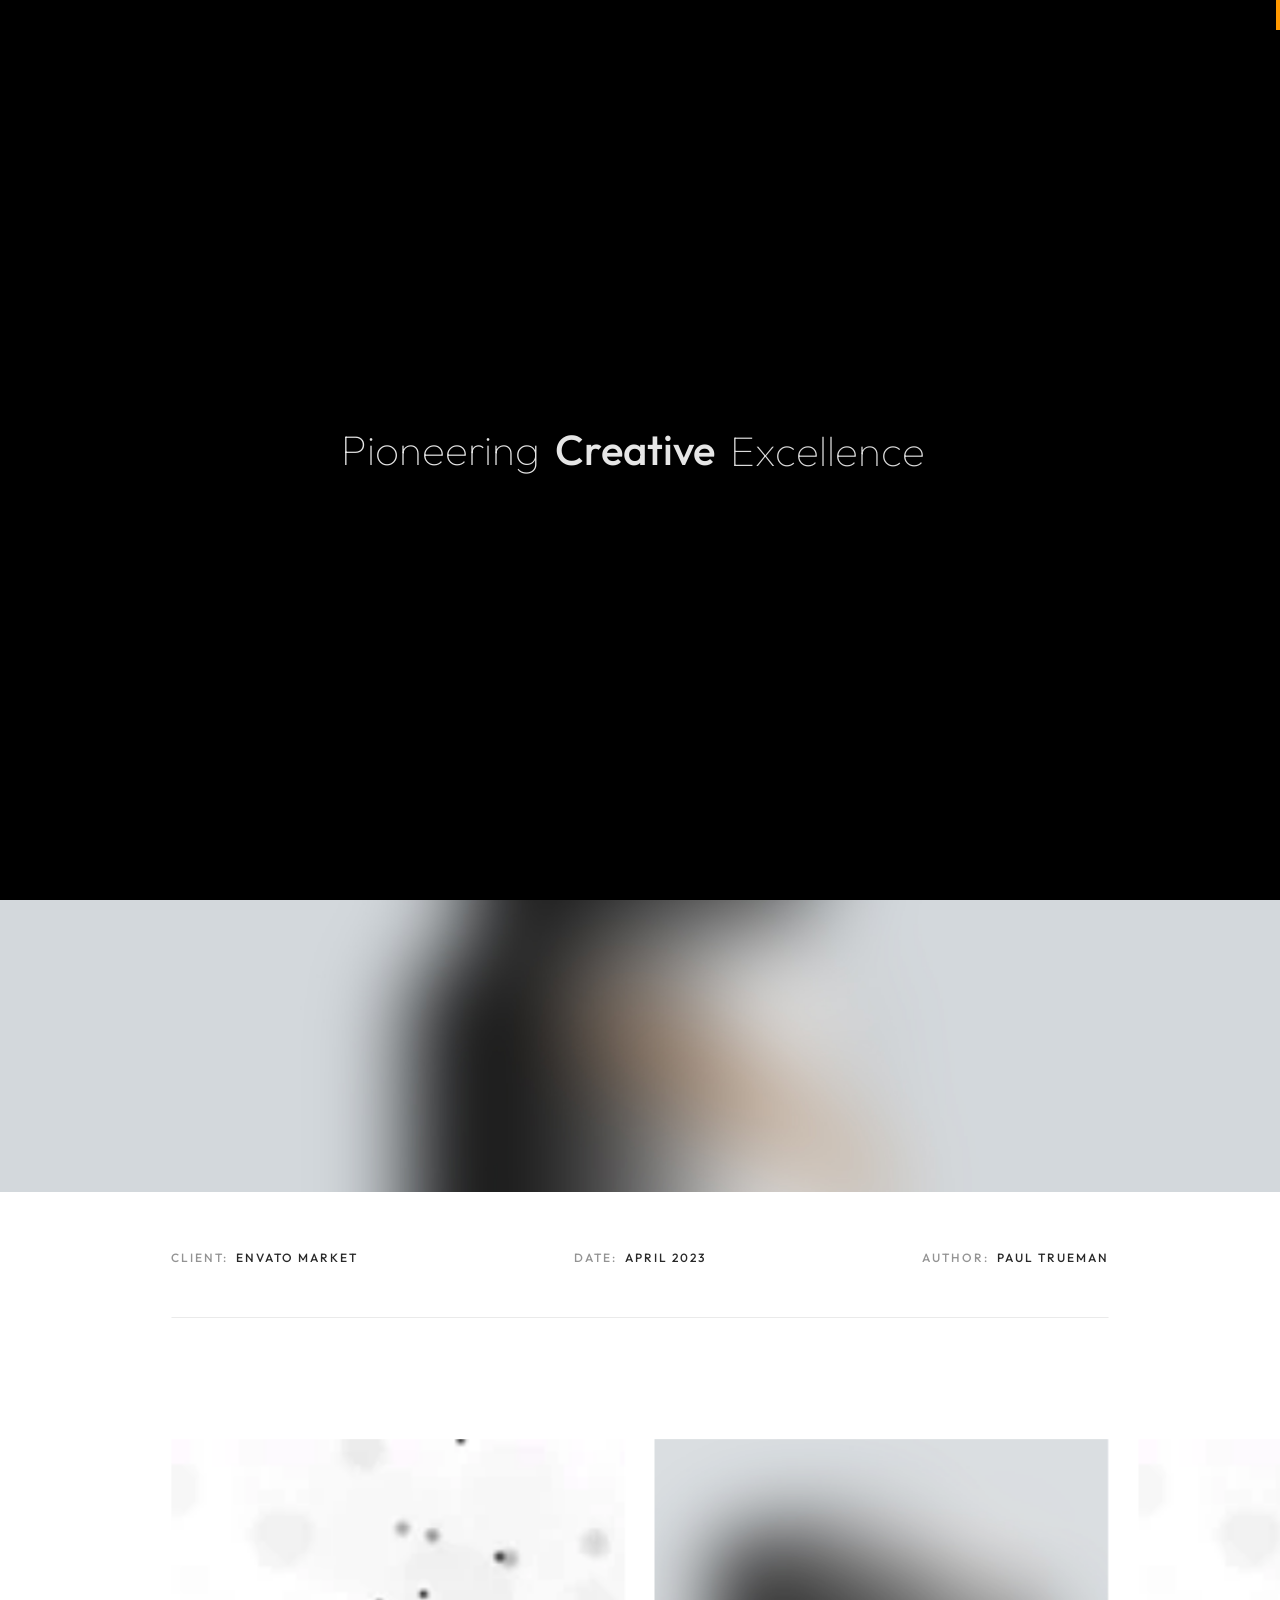
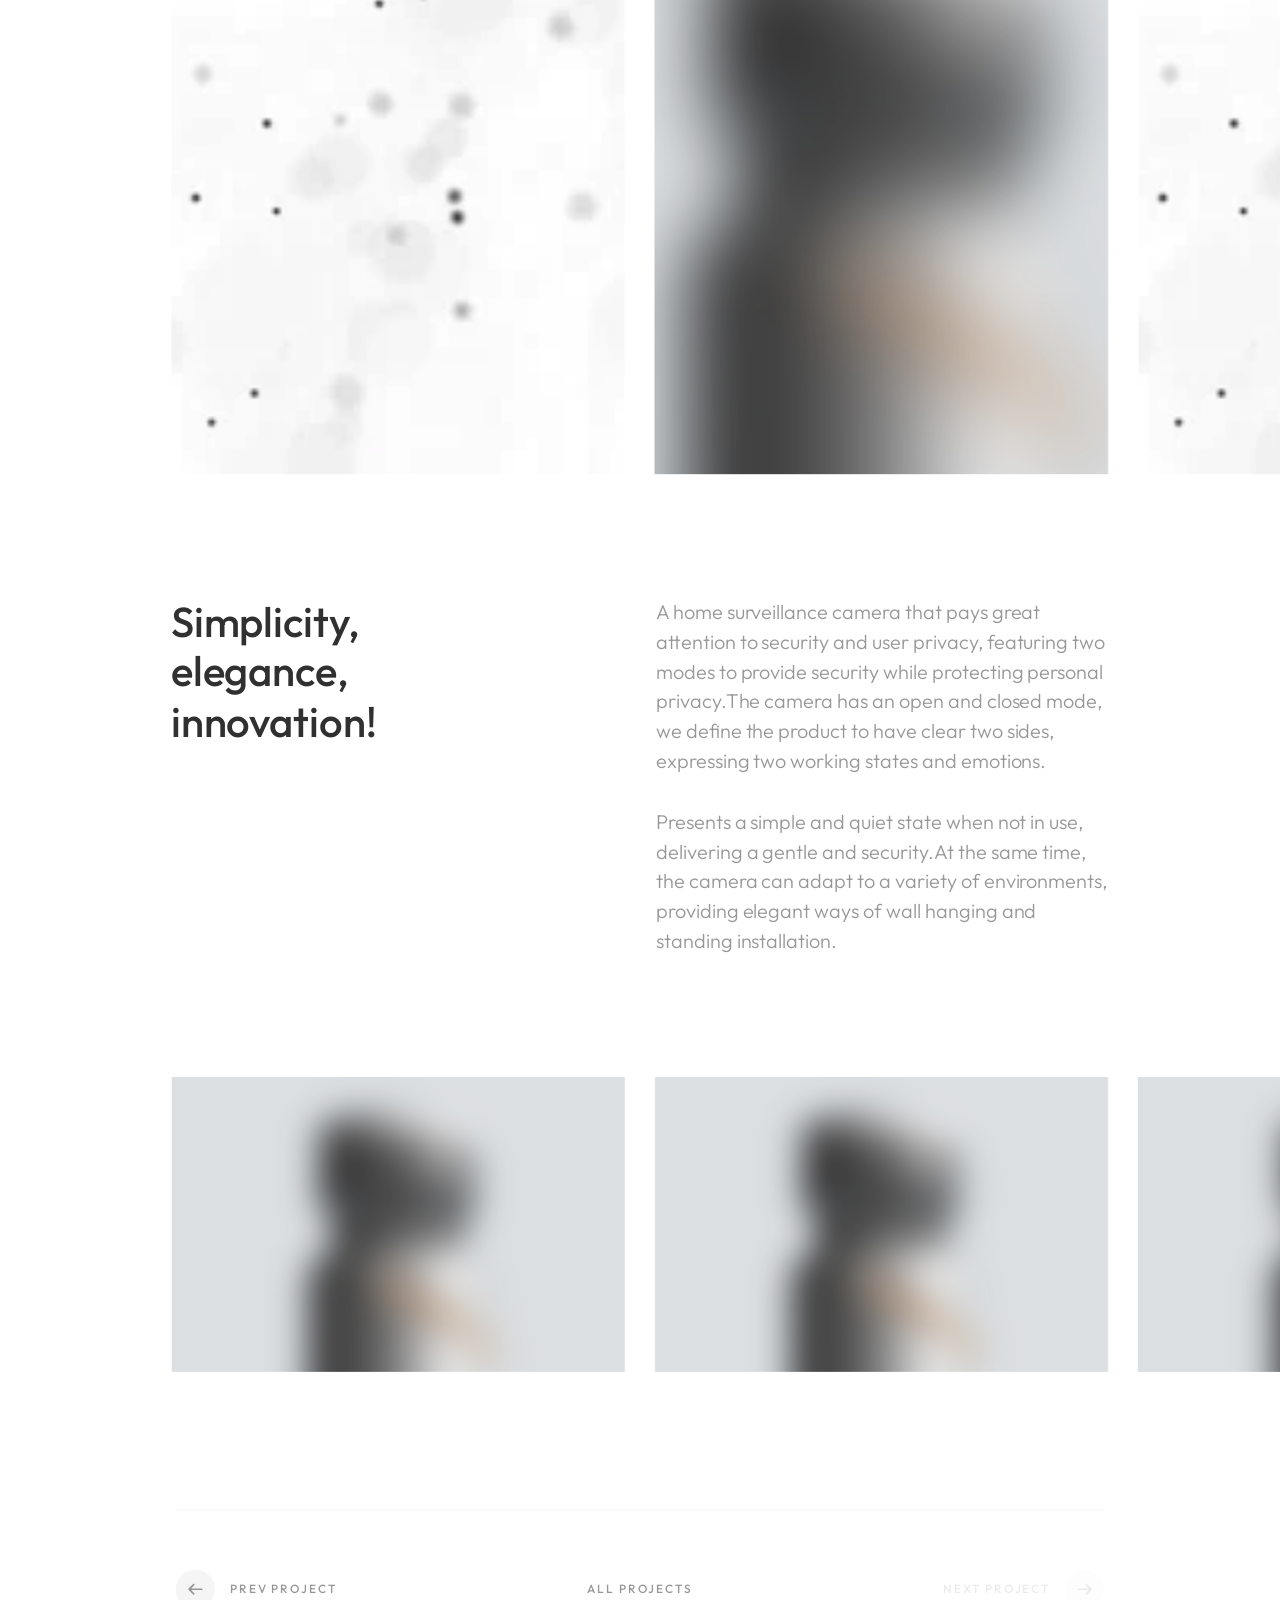
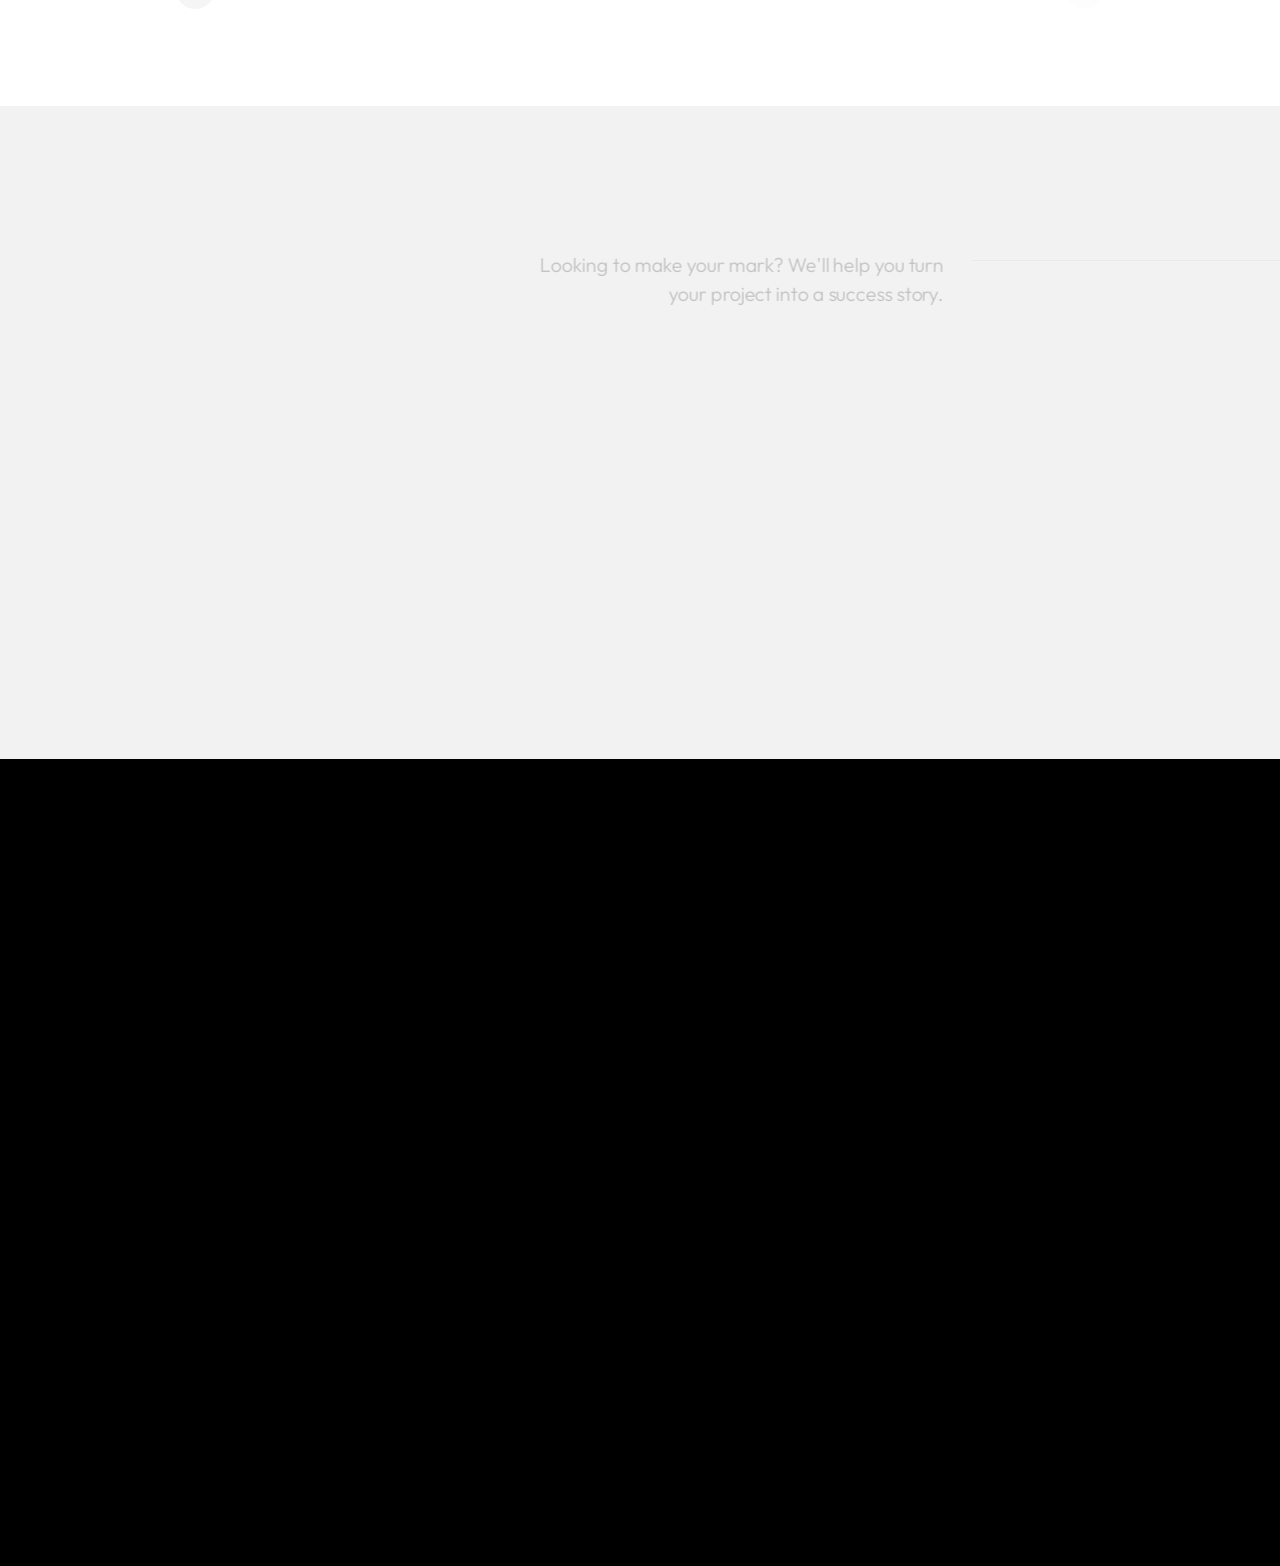
<file: project-6.html>
<!DOCTYPE html>
<html lang="zxx">

<head>

    <meta charset="UTF-8">
    <meta name="viewport" content="width=device-width, initial-scale=1.0">
    <meta http-equiv="X-UA-Compatible" content="ie=edge">

    <!-- bootstrap grid css -->
    <link rel="stylesheet" href="css/plugins/bootstrap-grid.css">
    <!-- font awesome css -->
    <link rel="stylesheet" href="css/plugins/font-awesome.min.css">
    <!-- swiper css -->
    <link rel="stylesheet" href="css/plugins/swiper.min.css">
    <!-- fancybox css -->
    <link rel="stylesheet" href="css/plugins/fancybox.min.css">
    <!-- ashley scss -->
    <link rel="stylesheet" href="css/style.css">
    <!-- page name -->
    <title>Ashley</title>

</head>

<body>

    <!-- wrapper -->
    <div class="mil-wrapper" id="top">

        <!-- cursor -->
        <div class="mil-ball">
            <span class="mil-icon-1">
                <svg viewBox="0 0 128 128">
                    <path d="M106.1,41.9c-1.2-1.2-3.1-1.2-4.2,0c-1.2,1.2-1.2,3.1,0,4.2L116.8,61H11.2l14.9-14.9c1.2-1.2,1.2-3.1,0-4.2	c-1.2-1.2-3.1-1.2-4.2,0l-20,20c-1.2,1.2-1.2,3.1,0,4.2l20,20c0.6,0.6,1.4,0.9,2.1,0.9s1.5-0.3,2.1-0.9c1.2-1.2,1.2-3.1,0-4.2	L11.2,67h105.5l-14.9,14.9c-1.2,1.2-1.2,3.1,0,4.2c0.6,0.6,1.4,0.9,2.1,0.9s1.5-0.3,2.1-0.9l20-20c1.2-1.2,1.2-3.1,0-4.2L106.1,41.9	z" />
                </svg>
            </span>
            <div class="mil-more-text">More</div>
            <div class="mil-choose-text">Сhoose</div>
        </div>
        <!-- cursor end -->

        <!-- preloader -->
        <div class="mil-preloader">
            <div class="mil-preloader-animation">
                <div class="mil-pos-abs mil-animation-1">
                    <p class="mil-h3 mil-muted mil-thin">Pioneering</p>
                    <p class="mil-h3 mil-muted">Creative</p>
                    <p class="mil-h3 mil-muted mil-thin">Excellence</p>
                </div>
                <div class="mil-pos-abs mil-animation-2">
                    <div class="mil-reveal-frame">
                        <p class="mil-reveal-box"></p>
                        <p class="mil-h3 mil-muted mil-thin">ashley.com</p>
                    </div>
                </div>
            </div>
        </div>
        <!-- preloader end -->

        <!-- scrollbar progress -->
        <div class="mil-progress-track">
            <div class="mil-progress"></div>
        </div>
        <!-- scrollbar progress end -->

        <!-- menu -->
        <div class="mil-menu-frame">
            <!-- frame clone -->
            <div class="mil-frame-top">
                <a href="home-1.html" class="mil-logo">A.</a>
                <div class="mil-menu-btn">
                    <span></span>
                </div>
            </div>
            <!-- frame clone end -->
            <div class="container">
                <div class="mil-menu-content">
                    <div class="row">
                        <div class="col-xl-5">

                            <nav class="mil-main-menu" id="swupMenu">
                                <ul>
                                    <li class="mil-has-children">
                                        <a href="#.">Homepage</a>
                                        <ul>
                                            <li><a href="home-1.html">Landing page</a></li>
                                            <li><a href="home-2.html">Personal</a></li>
                                            <li><a href="portfolio-3.html">Portfolio slider</a></li>
                                        </ul>
                                    </li>
                                    <li class="mil-has-children">
                                        <a href="#.">Portfolio</a>
                                        <ul>
                                            <li><a href="portfolio-1.html">Grid type 1</a></li>
                                            <li><a href="portfolio-2.html">Grid type 2</a></li>
                                            <li><a href="portfolio-3.html">Slider</a></li>
                                        </ul>
                                    </li>
                                    <li class="mil-has-children">
                                        <a href="#.">Services</a>
                                        <ul>
                                            <li><a href="services.html">Services List</a></li>
                                            <li><a href="service.html">Single service</a></li>
                                        </ul>
                                    </li>
                                    <li class="mil-has-children">
                                        <a href="#.">Newsletter</a>
                                        <ul>
                                            <li><a href="blog.html">Blog List</a></li>
                                            <li><a href="publication.html">Publication</a></li>
                                        </ul>
                                    </li>
                                    <li class="mil-has-children mil-active">
                                        <a href="#.">Other pages</a>
                                        <ul>
                                            <li><a href="team.html">Team</a></li>
                                            <li><a href="contact.html">Contact</a></li>
                                            <li><a href="404.html">404</a></li>
                                        </ul>
                                    </li>
                                </ul>
                            </nav>

                        </div>
                        <div class="col-xl-7">

                            <div class="mil-menu-right-frame">
                                <div class="mil-animation-in">
                                    <div class="mil-animation-frame">
                                        <div class="mil-animation mil-position-1 mil-scale" data-value-1="2" data-value-2="2"></div>
                                    </div>
                                </div>
                                <div class="mil-menu-right">
                                    <div class="row">
                                        <div class="col-lg-8 mil-mb-60">

                                            <h6 class="mil-muted mil-mb-30">Projects</h6>

                                            <ul class="mil-menu-list">
                                                <li><a href="project-1.html" class="mil-light-soft">Interior design studio</a></li>
                                                <li><a href="project-2.html" class="mil-light-soft">Home Security Camera</a></li>
                                                <li><a href="project-3.html" class="mil-light-soft">Kemia Honest Skincare</a></li>
                                                <li><a href="project-4.html" class="mil-light-soft">Cascade of Lava</a></li>
                                                <li><a href="project-5.html" class="mil-light-soft">Air Pro by Molekule</a></li>
                                                <li><a href="project-6.html" class="mil-light-soft">Tony's Chocolonely</a></li>
                                            </ul>

                                        </div>
                                        <div class="col-lg-4 mil-mb-60">

                                            <h6 class="mil-muted mil-mb-30">Useful links</h6>

                                            <ul class="mil-menu-list">
                                                <li><a href="#." class="mil-light-soft">Privacy Policy</a></li>
                                                <li><a href="#." class="mil-light-soft">Terms and conditions</a></li>
                                                <li><a href="#." class="mil-light-soft">Cookie Policy</a></li>
                                                <li><a href="#." class="mil-light-soft">Careers</a></li>
                                            </ul>

                                        </div>
                                    </div>
                                    <div class="mil-divider mil-mb-60"></div>
                                    <div class="row justify-content-between">

                                        <div class="col-lg-4 mil-mb-60">

                                            <h6 class="mil-muted mil-mb-30">Canada</h6>

                                            <p class="mil-light-soft mil-up">71 South Los Carneros Road, California <span class="mil-no-wrap">+51 174 705 812</span></p>

                                        </div>
                                        <div class="col-lg-4 mil-mb-60">

                                            <h6 class="mil-muted mil-mb-30">Germany</h6>

                                            <p class="mil-light-soft">Leehove 40, 2678 MC De Lier, Netherlands <span class="mil-no-wrap">+31 174 705 811</span></p>

                                        </div>
                                    </div>
                                </div>
                            </div>

                        </div>
                    </div>
                </div>
            </div>
        </div>
        <!-- menu -->

        <!-- curtain -->
        <div class="mil-curtain"></div>
        <!-- curtain end -->

        <!-- frame -->
        <div class="mil-frame">
            <div class="mil-frame-top">
                <a href="home-1.html" class="mil-logo">A.</a>
                <div class="mil-menu-btn">
                    <span></span>
                </div>
            </div>
            <div class="mil-frame-bottom">
                <div class="mil-current-page"></div>
                <div class="mil-back-to-top">
                    <a href="#top" class="mil-link mil-dark mil-arrow-place">
                        <span>Back to top</span>
                    </a>
                </div>
            </div>
        </div>
        <!-- frame end -->

        <!-- content -->
        <div class="mil-content">
            <div id="swupMain" class="mil-main-transition">

                <!-- banner -->
                <div class="mil-inner-banner">
                    <div class="mil-banner-content mil-up">
                        <div class="mil-animation-frame">
                            <div class="mil-animation mil-position-4 mil-dark mil-scale" data-value-1="6" data-value-2="1.4"></div>
                        </div>
                        <div class="container">
                            <ul class="mil-breadcrumbs mil-mb-60">
                                <li><a href="home-1.html">Homepage</a></li>
                                <li><a href="portfolio-1.html">Portfolio</a></li>
                                <li><a href="project-1.html">Project</a></li>
                            </ul>
                            <h1 class="mil-mb-60">Air Pro <span class="mil-thin">by Molekule</span></h1>
                            <a href="#project" class="mil-link mil-dark mil-arrow-place mil-down-arrow">
                                <span>Read more</span>
                            </a>
                        </div>
                    </div>
                </div>
                <!-- banner end -->

                <!-- project -->
                <section class="mil-p-120-120">
                    <div class="mil-image-frame mil-fw mil-up">
                        <img src="img/works/6/1.jpg" alt="image">
                        <a data-fancybox="gallery" data-no-swup href="img/works/6/1.jpg"  class="mil-zoom-btn">
                            <img src="img/icons/zoom.svg" alt="zoom">
                        </a>
                    </div>
                    <div class="container" id="project">
                        <div class="mil-info mil-up">
                            <div>Client: &nbsp;<span class="mil-dark">Envato Market</span></div>
                            <div>Date: &nbsp;<span class="mil-dark">April 2023</span></div>
                            <div>Author: &nbsp;<span class="mil-dark">Paul Trueman</span></div>
                        </div>
                        <div class="mil-p-120-120">
                            <div class="swiper-container mil-2-slider mil-up">
                                <div class="swiper-wrapper">
                                    <div class="swiper-slide">

                                        <div class="mil-image-frame mil-vertical mil-drag">
                                            <img src="img/works/6/2.gif" alt="image">
                                            <a data-fancybox="gallery" data-no-swup href="img/works/6/2.gif"  class="mil-zoom-btn">
                                                <img src="img/icons/zoom.svg" alt="zoom">
                                            </a>
                                        </div>

                                    </div>
                                    <div class="swiper-slide">

                                        <div class="mil-image-frame mil-vertical mil-drag">
                                            <img src="img/works/6/3.jpg" alt="image">
                                            <a data-fancybox="gallery" data-no-swup href="img/works/6/3.jpg"  class="mil-zoom-btn">
                                                <img src="img/icons/zoom.svg" alt="zoom">
                                            </a>
                                        </div>

                                    </div>
                                    <div class="swiper-slide">

                                        <div class="mil-image-frame mil-vertical mil-drag">
                                            <img src="img/works/6/4.gif" alt="image">
                                            <a data-fancybox="gallery" data-no-swup href="img/works/6/4.gif"  class="mil-zoom-btn">
                                                <img src="img/icons/zoom.svg" alt="zoom">
                                            </a>
                                        </div>

                                    </div>
                                    <div class="swiper-slide">

                                        <div class="mil-image-frame mil-vertical mil-drag">
                                            <img src="img/works/6/5.jpg" alt="image">
                                            <a data-fancybox="gallery" data-no-swup href="img/works/6/5.jpg"  class="mil-zoom-btn">
                                                <img src="img/icons/zoom.svg" alt="zoom">
                                            </a>
                                        </div>

                                    </div>

                                </div>
                            </div>
                            <div class="row justify-content-between mil-p-120-0">
                                <div class="col-lg-5">
                                    <h3 class="mil-up mil-mb-60">Simplicity, elegance, innovation!</h3>
                                </div>
                                <div class="col-lg-6">
                                    <p class="mil-up mil-mb-30">A home surveillance camera that pays great attention to security and user privacy, featuring two modes to provide security while protecting personal privacy.The camera has an open and closed mode, we define the product to have clear two sides, expressing two working states and emotions.</p>

                                    <p class="mil-up">Presents a simple and quiet state when not in use, delivering a gentle and security.At the same time, the camera can adapt to a variety of environments, providing elegant ways of wall hanging and standing installation.</p>
                                </div>
                            </div>
                        </div>
                        <div class="swiper-container mil-2-slider mil-up mil-mb-120">
                            <div class="swiper-wrapper">
                                <div class="swiper-slide">

                                    <div class="mil-image-frame mil-horizontal mil-drag">
                                        <img src="img/works/6/6.jpg" alt="image">
                                        <a data-fancybox="gallery" data-no-swup href="img/works/6/6.jpg"  class="mil-zoom-btn">
                                            <img src="img/icons/zoom.svg" alt="zoom">
                                        </a>
                                    </div>

                                </div>
                                <div class="swiper-slide">

                                    <div class="mil-image-frame mil-horizontal mil-drag">
                                        <img src="img/works/6/7.jpg" alt="image">
                                        <a data-fancybox="gallery" data-no-swup href="img/works/6/7.jpg"  class="mil-zoom-btn">
                                            <img src="img/icons/zoom.svg" alt="zoom">
                                        </a>
                                    </div>

                                </div>
                                <div class="swiper-slide">

                                    <div class="mil-image-frame mil-horizontal mil-drag">
                                        <img src="img/works/6/8.jpg" alt="image">
                                        <a data-fancybox="gallery" data-no-swup href="img/works/6/8.jpg"  class="mil-zoom-btn">
                                            <img src="img/icons/zoom.svg" alt="zoom">
                                        </a>
                                    </div>

                                </div>
                            </div>

                        </div>
                        <div class="mil-works-nav mil-up">
                            <a href="project-5.html" class="mil-link mil-dark mil-arrow-place mil-icon-left">
                                <span>Prev project</span>
                            </a>
                            <a href="portfolio-1.html" class="mil-link mil-dark">
                                <span>All projects</span>
                            </a>
                            <a href="#." class="mil-link mil-dark mil-arrow-place mil-disabled">
                                <span>Next project</span>
                            </a>
                        </div>
                    </div>

                </section>
                <!-- project end -->

                <!-- call to action -->
                <section class="mil-soft-bg">
                    <div class="container mil-p-120-120">
                        <div class="row">
                            <div class="col-lg-10">

                                <span class="mil-suptitle mil-suptitle-right mil-suptitle-dark mil-up">Looking to make your mark? We'll help you turn <br> your project into a success story.</span>

                            </div>
                        </div>
                        <div class="mil-center">
                            <h2 class="mil-up mil-mb-60">Got a project <span class="mil-thin">in mind?</span> <br>Let's make it a reality <span class="mil-thin">together</span></h2>
                            <div class="mil-up"><a href="contact.html" class="mil-button mil-arrow-place"><span>Contact us</span></a></div>
                        </div>
                    </div>
                </section>
                <!-- call to action end -->

                <!-- footer -->
                <footer class="mil-dark-bg">
                    <div class="mi-invert-fix">
                        <div class="container mil-p-120-60">
                            <div class="row justify-content-between">
                                <div class="col-md-4 col-lg-4 mil-mb-60">

                                    <div class="mil-muted mil-logo mil-up mil-mb-30">Ashley.</div>

                                    <p class="mil-light-soft mil-up mil-mb-30">Subscribe our newsletter:</p>

                                    <form class="mil-subscribe-form mil-up">
                                        <input type="text" placeholder="Enter our email">
                                        <button type="submit" class="mil-button mil-icon-button-sm mil-arrow-place"></button>
                                    </form>

                                </div>
                                <div class="col-md-7 col-lg-6">
                                    <div class="row justify-content-end">
                                        <div class="col-md-6 col-lg-7">

                                            <nav class="mil-footer-menu mil-mb-60">
                                                <ul>
                                                    <li class="mil-up mil-active">
                                                        <a href="home-1.html">Home</a>
                                                    </li>
                                                    <li class="mil-up">
                                                        <a href="portfolio-1.html">Portfolio</a>
                                                    </li>
                                                    <li class="mil-up">
                                                        <a href="services.html">Services</a>
                                                    </li>
                                                    <li class="mil-up">
                                                        <a href="contact.html">Contact</a>
                                                    </li>
                                                    <li class="mil-up">
                                                        <a href="blog.html">Blog</a>
                                                    </li>
                                                </ul>
                                            </nav>

                                        </div>
                                        <div class="col-md-6 col-lg-5">

                                            <ul class="mil-menu-list mil-up mil-mb-60">
                                                <li><a href="#." class="mil-light-soft">Privacy Policy</a></li>
                                                <li><a href="#." class="mil-light-soft">Terms and conditions</a></li>
                                                <li><a href="#." class="mil-light-soft">Cookie Policy</a></li>
                                                <li><a href="#." class="mil-light-soft">Careers</a></li>
                                            </ul>

                                        </div>
                                    </div>
                                </div>
                            </div>

                            <div class="row justify-content-between flex-sm-row-reverse">
                                <div class="col-md-7 col-lg-6">

                                    <div class="row justify-content-between">

                                        <div class="col-md-6 col-lg-5 mil-mb-60">

                                            <h6 class="mil-muted mil-up mil-mb-30">Canada</h6>

                                            <p class="mil-light-soft mil-up">71 South Los Carneros Road, California <span class="mil-no-wrap">+51 174 705 812</span></p>

                                        </div>
                                        <div class="col-md-6 col-lg-5 mil-mb-60">

                                            <h6 class="mil-muted mil-up mil-mb-30">Germany</h6>

                                            <p class="mil-light-soft mil-up">Leehove 40, 2678 MC De Lier, Netherlands <span class="mil-no-wrap">+31 174 705 811</span></p>

                                        </div>
                                    </div>

                                </div>
                                <div class="col-md-4 col-lg-6 mil-mb-60">

                                    <div class="mil-vert-between">
                                        <div class="mil-mb-30">
                                            <ul class="mil-social-icons mil-up">
                                                <li><a href="#." target="_blank" class="social-icon"> <i class="far fa-circle"></i></a></li>
                                                <li><a href="#." target="_blank" class="social-icon"> <i class="far fa-circle"></i></a></li>
                                                <li><a href="#." target="_blank" class="social-icon"> <i class="far fa-circle"></i></a></li>
                                                <li><a href="#." target="_blank" class="social-icon"> <i class="far fa-circle"></i></a></li>
                                            </ul>
                                        </div>
                                        <p class="mil-light-soft mil-up">© Copyright 2023 - Mil. All Rights Reserved.</p>
                                    </div>

                                </div>
                            </div>
                        </div>
                    </div>
                </footer>
                <!-- footer end -->

                <!-- hidden elements -->
                <div class="mil-hidden-elements">
                    <div class="mil-dodecahedron">
                        <div class="mil-pentagon">
                            <div></div>
                            <div></div>
                            <div></div>
                            <div></div>
                            <div></div>
                        </div>
                        <div class="mil-pentagon">
                            <div></div>
                            <div></div>
                            <div></div>
                            <div></div>
                            <div></div>
                        </div>
                        <div class="mil-pentagon">
                            <div></div>
                            <div></div>
                            <div></div>
                            <div></div>
                            <div></div>
                        </div>
                        <div class="mil-pentagon">
                            <div></div>
                            <div></div>
                            <div></div>
                            <div></div>
                            <div></div>
                        </div>
                        <div class="mil-pentagon">
                            <div></div>
                            <div></div>
                            <div></div>
                            <div></div>
                            <div></div>
                        </div>
                        <div class="mil-pentagon">
                            <div></div>
                            <div></div>
                            <div></div>
                            <div></div>
                            <div></div>
                        </div>
                        <div class="mil-pentagon">
                            <div></div>
                            <div></div>
                            <div></div>
                            <div></div>
                            <div></div>
                        </div>
                        <div class="mil-pentagon">
                            <div></div>
                            <div></div>
                            <div></div>
                            <div></div>
                            <div></div>
                        </div>
                        <div class="mil-pentagon">
                            <div></div>
                            <div></div>
                            <div></div>
                            <div></div>
                            <div></div>
                        </div>
                        <div class="mil-pentagon">
                            <div></div>
                            <div></div>
                            <div></div>
                            <div></div>
                            <div></div>
                        </div>
                        <div class="mil-pentagon">
                            <div></div>
                            <div></div>
                            <div></div>
                            <div></div>
                            <div></div>
                        </div>
                        <div class="mil-pentagon">
                            <div></div>
                            <div></div>
                            <div></div>
                            <div></div>
                            <div></div>
                        </div>
                    </div>

                    <svg xmlns="http://www.w3.org/2000/svg" viewBox="0 0 24 24" class="mil-arrow">
                        <path d="M 14 5.3417969 C 13.744125 5.3417969 13.487969 5.4412187 13.292969 5.6367188 L 13.207031 5.7226562 C 12.816031 6.1136563 12.816031 6.7467188 13.207031 7.1367188 L 17.070312 11 L 4 11 C 3.448 11 3 11.448 3 12 C 3 12.552 3.448 13 4 13 L 17.070312 13 L 13.207031 16.863281 C 12.816031 17.254281 12.816031 17.887344 13.207031 18.277344 L 13.292969 18.363281 C 13.683969 18.754281 14.317031 18.754281 14.707031 18.363281 L 20.363281 12.707031 C 20.754281 12.316031 20.754281 11.682969 20.363281 11.292969 L 14.707031 5.6367188 C 14.511531 5.4412187 14.255875 5.3417969 14 5.3417969 z" />
                    </svg>

                    <svg width="250" viewBox="0 0 300 1404" fill="none" xmlns="http://www.w3.org/2000/svg" class="mil-lines">
                        <path fill-rule="evenodd" clip-rule="evenodd" d="M1 892L1 941H299V892C299 809.71 232.29 743 150 743C67.7096 743 1 809.71 1 892ZM0 942H300V892C300 809.157 232.843 742 150 742C67.1573 742 0 809.157 0 892L0 942Z" class="mil-move" />
                        <path fill-rule="evenodd" clip-rule="evenodd" d="M299 146V97L1 97V146C1 228.29 67.7096 295 150 295C232.29 295 299 228.29 299 146ZM300 96L0 96V146C0 228.843 67.1573 296 150 296C232.843 296 300 228.843 300 146V96Z" class="mil-move" />
                        <path fill-rule="evenodd" clip-rule="evenodd" d="M299 1H1V1403H299V1ZM0 0V1404H300V0H0Z" />
                        <path fill-rule="evenodd" clip-rule="evenodd" d="M150 -4.37115e-08L150 1404L149 1404L149 0L150 -4.37115e-08Z" />
                        <path fill-rule="evenodd" clip-rule="evenodd" d="M150 1324C232.29 1324 299 1257.29 299 1175C299 1092.71 232.29 1026 150 1026C67.7096 1026 1 1092.71 1 1175C1 1257.29 67.7096 1324 150 1324ZM150 1325C232.843 1325 300 1257.84 300 1175C300 1092.16 232.843 1025 150 1025C67.1573 1025 0 1092.16 0 1175C0 1257.84 67.1573 1325 150 1325Z" class="mil-move" />
                        <path fill-rule="evenodd" clip-rule="evenodd" d="M300 1175H0V1174H300V1175Z" class="mil-move" />
                        <path fill-rule="evenodd" clip-rule="evenodd" d="M150 678C232.29 678 299 611.29 299 529C299 446.71 232.29 380 150 380C67.7096 380 1 446.71 1 529C1 611.29 67.7096 678 150 678ZM150 679C232.843 679 300 611.843 300 529C300 446.157 232.843 379 150 379C67.1573 379 0 446.157 0 529C0 611.843 67.1573 679 150 679Z" class="mil-move" />
                        <path fill-rule="evenodd" clip-rule="evenodd" d="M299 380H1V678H299V380ZM0 379V679H300V379H0Z" class="mil-move" />
                    </svg>
                </div>
                <!-- hidden elements end -->

            </div>
        </div>
        <!-- content -->
    </div>
    <!-- wrapper end -->

    <!-- jQuery js -->
    <script src="js/plugins/jquery.min.js"></script>
    <!-- swup js -->
    <script src="js/plugins/swup.min.js"></script>
    <!-- swiper js -->
    <script src="js/plugins/swiper.min.js"></script>
    <!-- fancybox js -->
    <script src="js/plugins/fancybox.min.js"></script>
    <!-- gsap js -->
    <script src="js/plugins/gsap.min.js"></script>
    <!-- scroll smoother -->
    <script src="js/plugins/smooth-scroll.js"></script>
    <!-- scroll trigger js -->
    <script src="js/plugins/ScrollTrigger.min.js"></script>
    <!-- scroll to js -->
    <script src="js/plugins/ScrollTo.min.js"></script>
    <!-- ashley js -->
    <script src="js/main.js"></script>

</body>

</html>
</file>
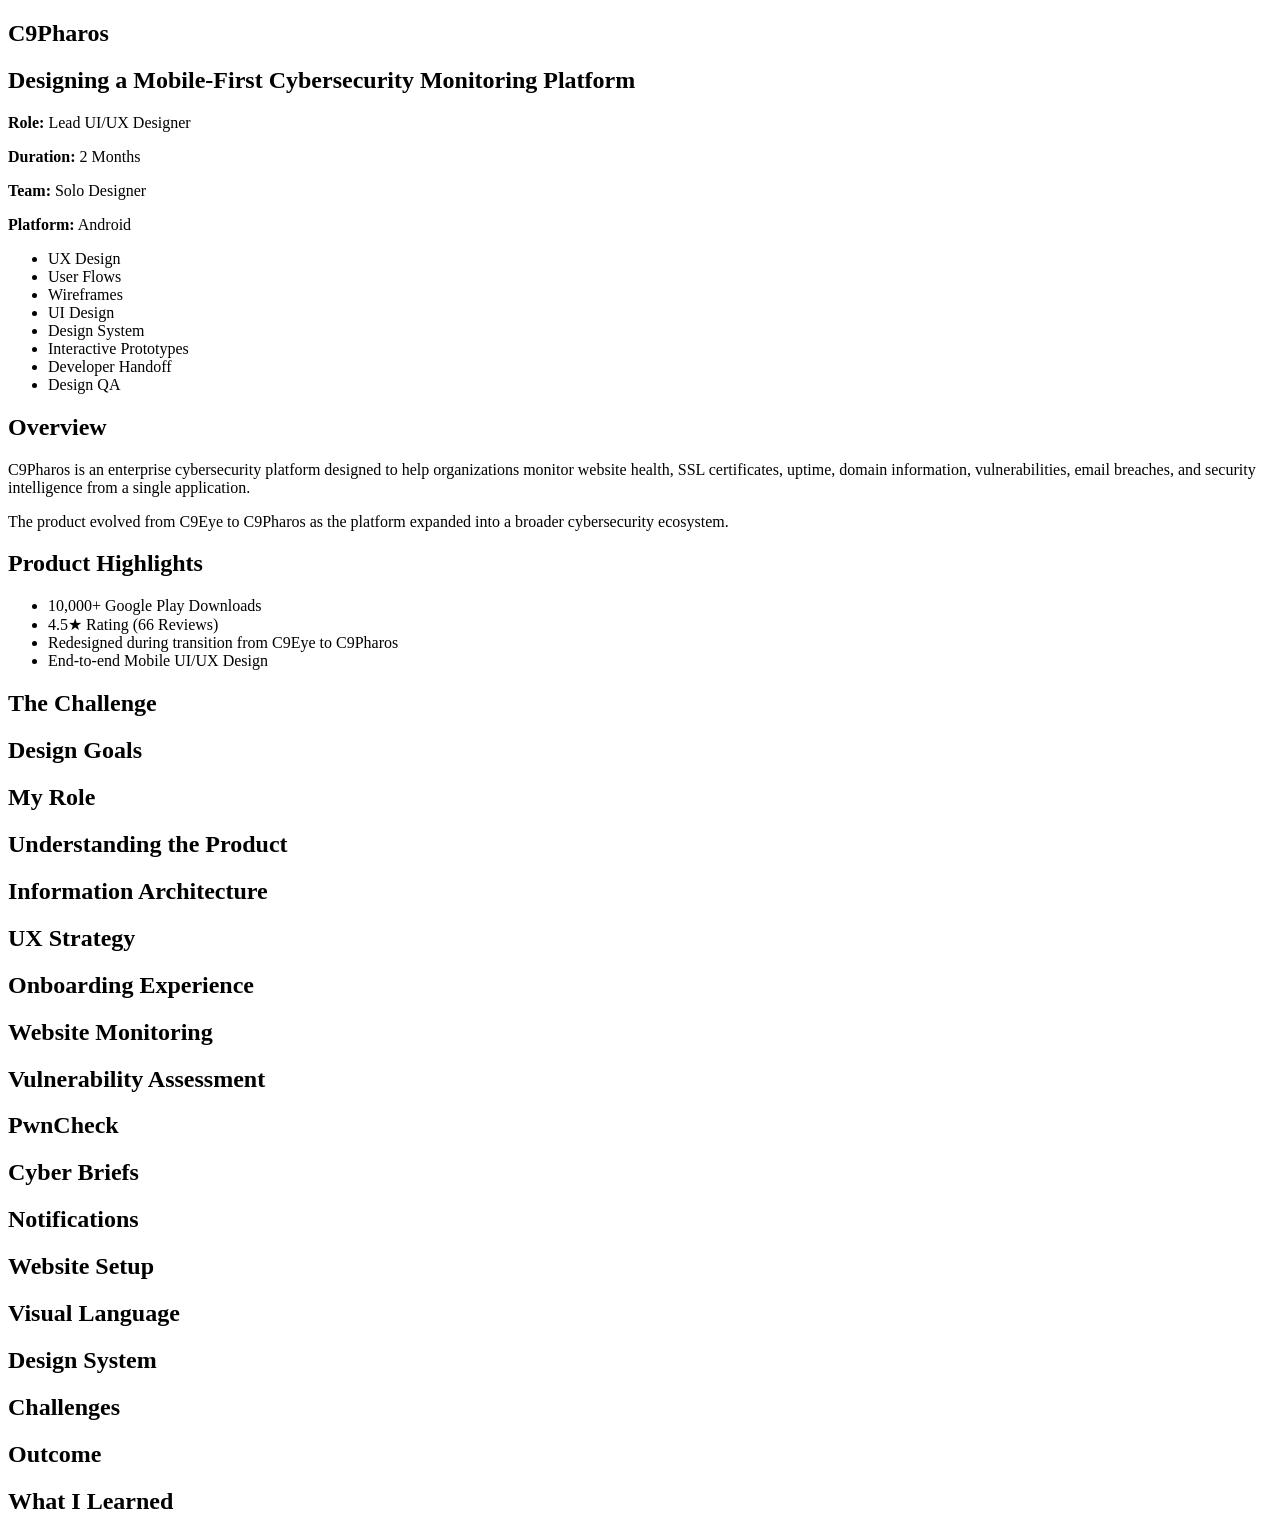
<file: project-c9pharos.html>
<!DOCTYPE html>
<html lang="en">
<head>
<meta charset="UTF-8">
<meta name="viewport" content="width=device-width, initial-scale=1.0">
<title>C9Pharos Case Study</title>
</head>
<body>

<!--
NOTE:
This is the content scaffold for the C9Pharos case study.
Replace this file with your Ashley Project 6 layout and insert
the sections below into the template.
-->

<section id="hero">
<h1>C9Pharos</h1>
<h2>Designing a Mobile-First Cybersecurity Monitoring Platform</h2>

<p><strong>Role:</strong> Lead UI/UX Designer</p>
<p><strong>Duration:</strong> 2 Months</p>
<p><strong>Team:</strong> Solo Designer</p>
<p><strong>Platform:</strong> Android</p>

<ul>
<li>UX Design</li>
<li>User Flows</li>
<li>Wireframes</li>
<li>UI Design</li>
<li>Design System</li>
<li>Interactive Prototypes</li>
<li>Developer Handoff</li>
<li>Design QA</li>
</ul>
</section>

<section id="overview">
<h2>Overview</h2>
<p>C9Pharos is an enterprise cybersecurity platform designed to help organizations monitor website health, SSL certificates, uptime, domain information, vulnerabilities, email breaches, and security intelligence from a single application.</p>
<p>The product evolved from C9Eye to C9Pharos as the platform expanded into a broader cybersecurity ecosystem.</p>
</section>

<section id="highlights">
<h2>Product Highlights</h2>
<ul>
<li>10,000+ Google Play Downloads</li>
<li>4.5★ Rating (66 Reviews)</li>
<li>Redesigned during transition from C9Eye to C9Pharos</li>
<li>End-to-end Mobile UI/UX Design</li>
</ul>
</section>

<section id="challenge"><h2>The Challenge</h2></section>
<section id="goals"><h2>Design Goals</h2></section>
<section id="role"><h2>My Role</h2></section>
<section id="product-understanding"><h2>Understanding the Product</h2></section>
<section id="ia"><h2>Information Architecture</h2></section>
<section id="ux"><h2>UX Strategy</h2></section>
<section id="onboarding"><h2>Onboarding Experience</h2></section>
<section id="website-monitoring"><h2>Website Monitoring</h2></section>
<section id="vulnerability"><h2>Vulnerability Assessment</h2></section>
<section id="pwncheck"><h2>PwnCheck</h2></section>
<section id="cyber-briefs"><h2>Cyber Briefs</h2></section>
<section id="notifications"><h2>Notifications</h2></section>
<section id="website-setup"><h2>Website Setup</h2></section>
<section id="visual-language"><h2>Visual Language</h2></section>
<section id="design-system"><h2>Design System</h2></section>
<section id="challenges"><h2>Challenges</h2></section>
<section id="outcome"><h2>Outcome</h2></section>
<section id="learnings"><h2>What I Learned</h2></section>

</body>
</html>
</file>
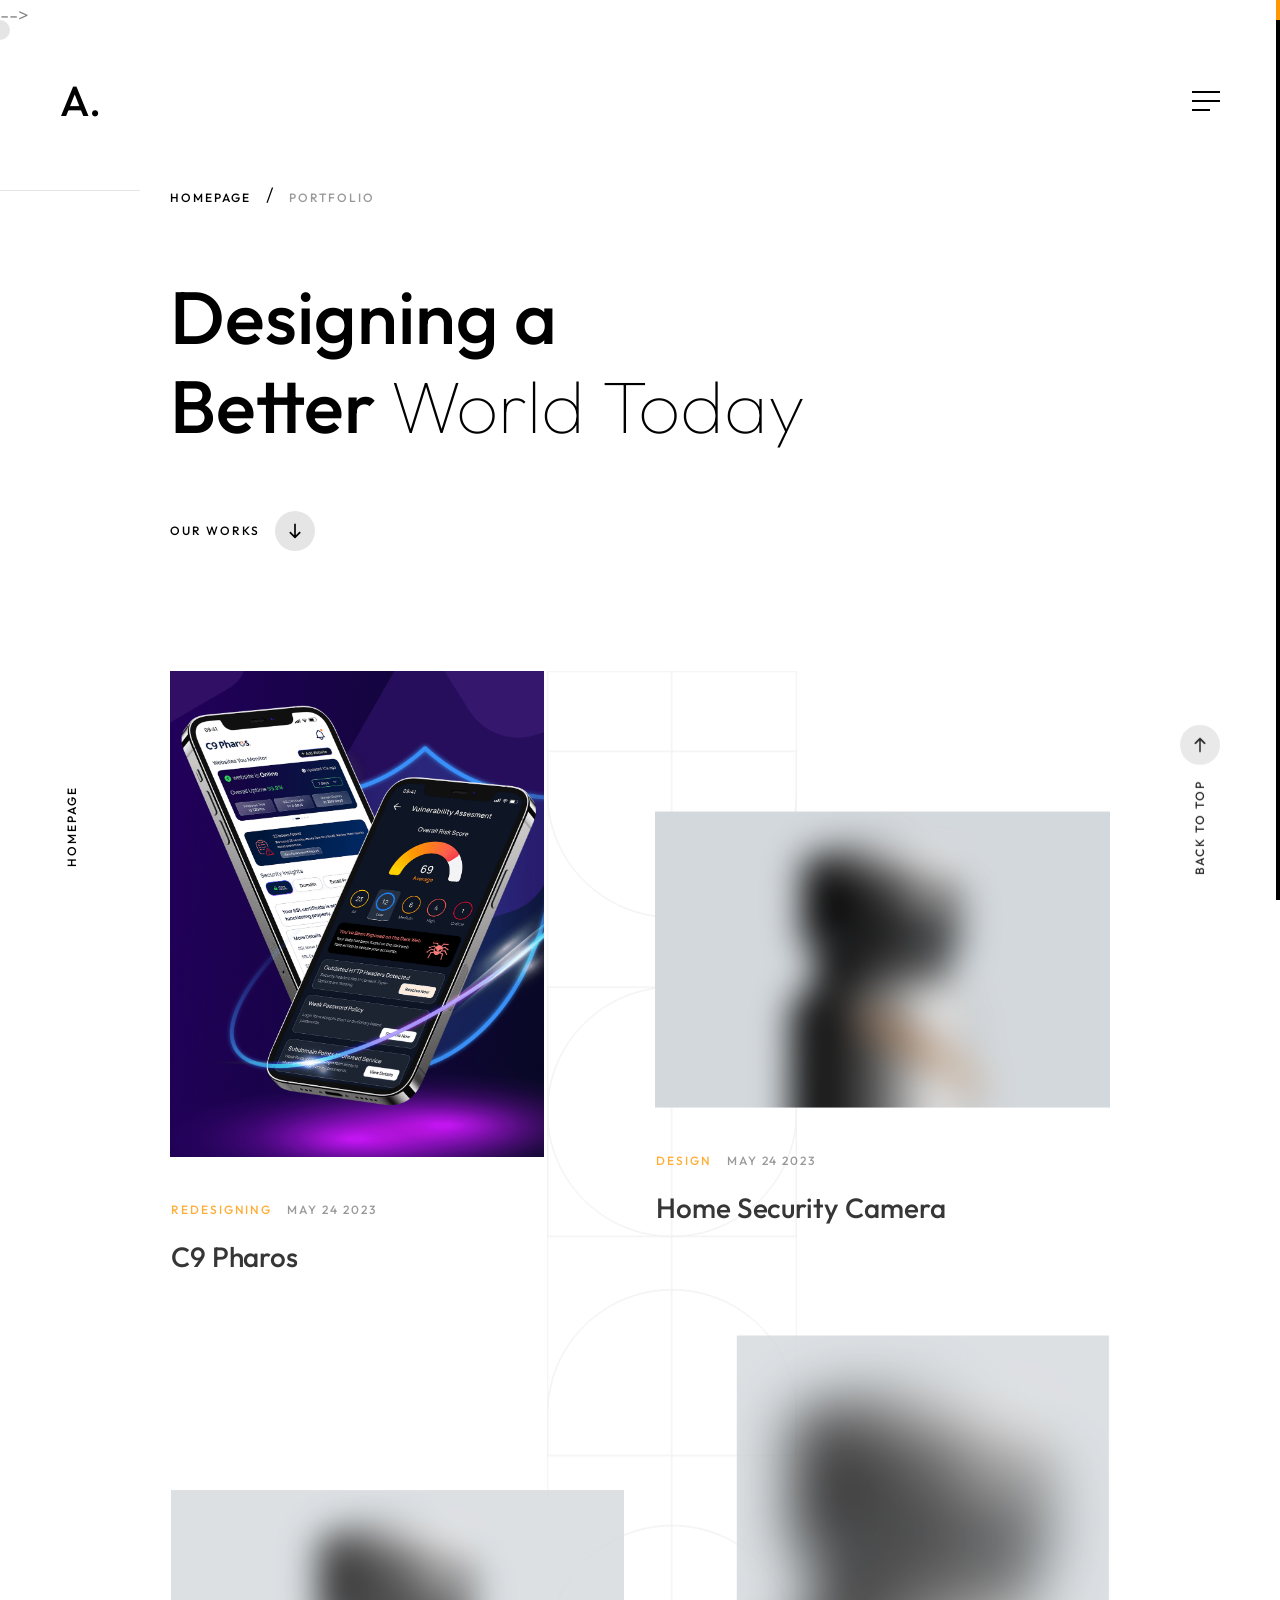
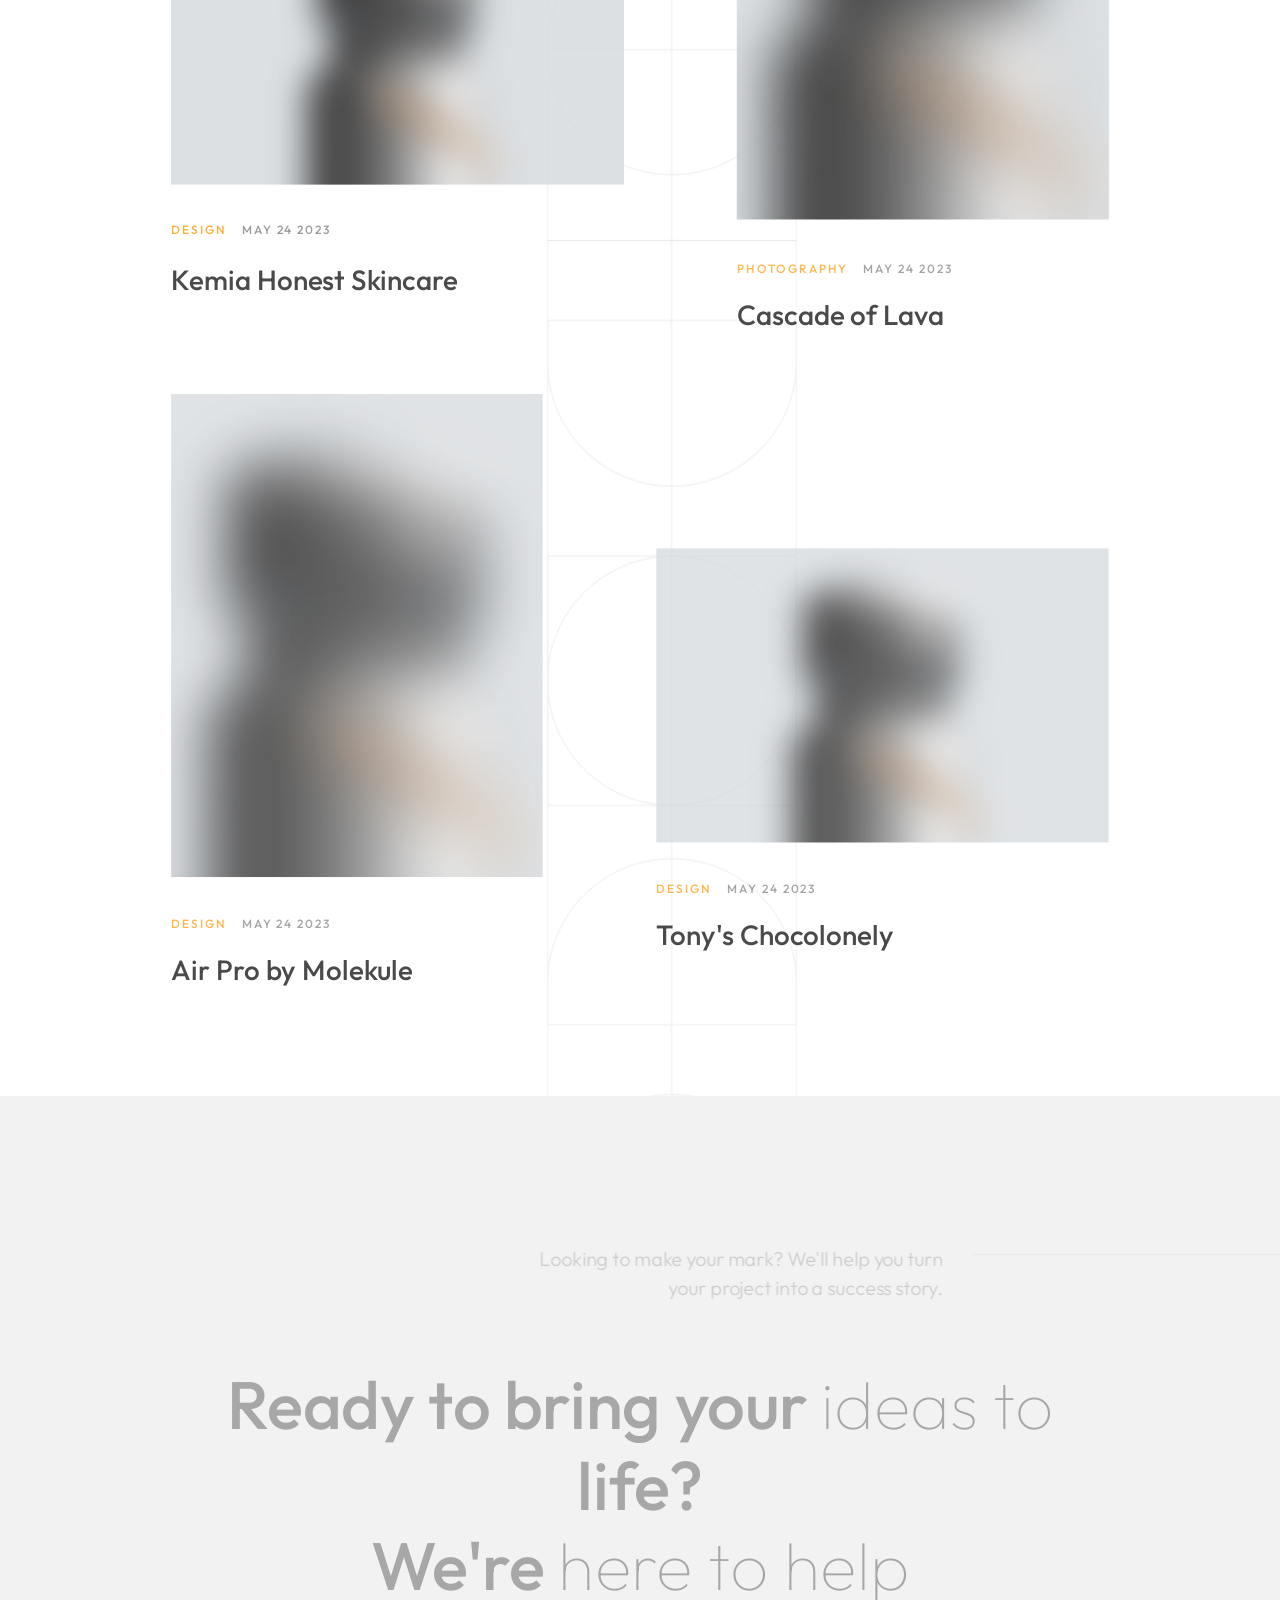
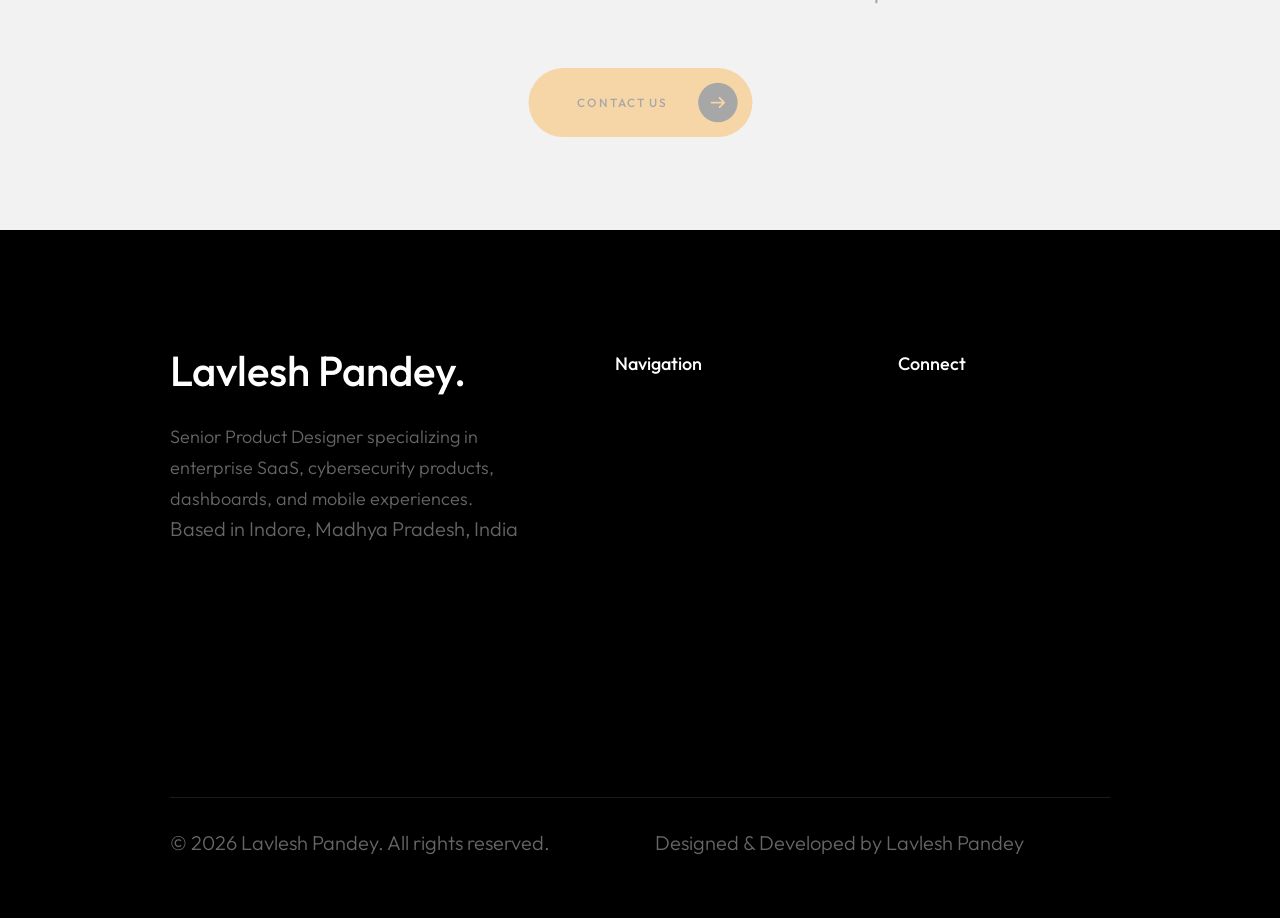
<file: projects.html>
<!DOCTYPE html>
<html lang="zxx">

<head>

    <meta charset="UTF-8">
    <meta name="viewport" content="width=device-width, initial-scale=1.0">
    <meta http-equiv="X-UA-Compatible" content="ie=edge">

    <!-- bootstrap grid css -->
    <link rel="stylesheet" href="css/plugins/bootstrap-grid.css">
    <!-- font awesome css -->
    <link rel="stylesheet" href="css/plugins/font-awesome.min.css">
    <!-- swiper css -->
    <link rel="stylesheet" href="css/plugins/swiper.min.css">
    <!-- fancybox css -->
    <link rel="stylesheet" href="css/plugins/fancybox.min.css">
    <!-- ashley scss -->
    <link rel="stylesheet" href="css/style.css">
    <!-- page name -->
    <title>Ashley</title>

</head>

<body>

    <!-- wrapper -->
    <div class="mil-wrapper" id="top">

        <!-- cursor -->
        <div class="mil-ball">
            <span class="mil-icon-1">
                <svg viewBox="0 0 128 128">
                    <path d="M106.1,41.9c-1.2-1.2-3.1-1.2-4.2,0c-1.2,1.2-1.2,3.1,0,4.2L116.8,61H11.2l14.9-14.9c1.2-1.2,1.2-3.1,0-4.2	c-1.2-1.2-3.1-1.2-4.2,0l-20,20c-1.2,1.2-1.2,3.1,0,4.2l20,20c0.6,0.6,1.4,0.9,2.1,0.9s1.5-0.3,2.1-0.9c1.2-1.2,1.2-3.1,0-4.2	L11.2,67h105.5l-14.9,14.9c-1.2,1.2-1.2,3.1,0,4.2c0.6,0.6,1.4,0.9,2.1,0.9s1.5-0.3,2.1-0.9l20-20c1.2-1.2,1.2-3.1,0-4.2L106.1,41.9	z" />
                </svg>
            </span>
            <div class="mil-more-text">More</div>
            <div class="mil-choose-text">Сhoose</div>
        </div>
        <!-- cursor end -->
<!-- 
        preloader --> -->
        <!-- <div class="mil-preloader">
            <div class="mil-preloader-animation">
                <div class="mil-pos-abs mil-animation-1">
                    <p class="mil-h3 mil-muted mil-thin">Pioneering</p>
                    <p class="mil-h3 mil-muted">Creative</p>
                    <p class="mil-h3 mil-muted mil-thin">Excellence</p>
                </div>
                <div class="mil-pos-abs mil-animation-2">
                    <div class="mil-reveal-frame">
                        <p class="mil-reveal-box"></p>
                        <p class="mil-h3 mil-muted mil-thin">ashley.com</p>
                    </div>
                </div>
            </div>
        </div> -->
        <!-- preloader end

        <!-- scrollbar progress -->
        <div class="mil-progress-track">
            <div class="mil-progress"></div>
        </div>
        <!-- scrollbar progress end -->

              <!-- menu -->
        <div class="mil-menu-frame">
            <!-- frame clone -->
            <div class="mil-frame-top">
                <a href="index.html" class="mil-logo">LP.</a>
                <div class="mil-menu-btn" role="button" tabindex="0" aria-label="Open menu">
                    <span></span>
                </div>
            </div>
            <!-- frame clone end -->
            <div class="container">
                <div class="mil-menu-content">
                    <div class="row">
                        <div class="col-xl-5">

                            <nav class="mil-main-menu" id="swupMenu" aria-label="Primary">
                                <ul>
                                    <li class="mil-active">
                                        <a href="#top">Homepage</a>
                                    </li>
                                    <li>
                                        <a href="portfolio-1.html">Portfolio</a>
                                    </li>
                                    <li>
                                        <a href="services.html">See What I Do</a>
                                    </li>
                                    <li class="mil-has-children">
                                        <a href="#.">Newsletter</a>
                                        <ul>
                                            <li><a href="blog.html">Blog List</a></li>
                                            <li><a href="publication.html">Publication</a></li>
                                        </ul>
                                    </li>
                                    <li>
                                        <a href="#contact">Contact</a>
                                    </li>
                                </ul>
                            </nav>

                        </div>
                        <div class="col-xl-7">

                            <div class="mil-menu-right-frame">
                                <div class="mil-animation-in">
                                    <div class="mil-animation-frame">
                                        <div class="mil-animation mil-position-1 mil-scale" data-value-1="2" data-value-2="2"></div>
                                    </div>
                                </div>
                                <div class="mil-menu-right">
                                    <div class="row">
                                        <div class="col-lg-8 mil-mb-60">

                                            <h6 class="mil-muted mil-mb-30">Projects</h6>

                                            <ul class="mil-menu-list">
                                                <li><a href="project-1.html" class="mil-light-soft">Interior design studio</a></li>
                                                <li><a href="project-2.html" class="mil-light-soft">Home Security Camera</a></li>
                                                <li><a href="project-3.html" class="mil-light-soft">Kemia Honest Skincare</a></li>
                                                <li><a href="project-4.html" class="mil-light-soft">Cascade of Lava</a></li>
                                                <li><a href="project-5.html" class="mil-light-soft">Air Pro by Molekule</a></li>
                                                <li><a href="project-6.html" class="mil-light-soft">Tony's Chocolonely</a></li>
                                            </ul>

                                        </div>
                                        <div class="col-lg-4 mil-mb-60">

                                            <h6 class="mil-muted mil-mb-30">Useful links</h6>

                                            <ul class="mil-menu-list">
                                                <li><a href="#." class="mil-light-soft">Privacy Policy</a></li>
                                                <li><a href="#." class="mil-light-soft">Terms and conditions</a></li>
                                                <li><a href="#." class="mil-light-soft">Cookie Policy</a></li>
                                                <li><a href="#." class="mil-light-soft">Careers</a></li>
                                            </ul>

                                        </div>
                                    </div>
                                    <div class="mil-divider mil-mb-60"></div>
                                    <div class="row justify-content-between">

                                        <div class="col-lg-4 mil-mb-60">

                                            <h6 class="mil-muted mil-mb-30">Canada</h6>

                                            <p class="mil-light-soft mil-up">71 South Los Carneros Road, California <span class="mil-no-wrap">+51 174 705 812</span></p>

                                        </div>
                                        <div class="col-lg-4 mil-mb-60">

                                            <h6 class="mil-muted mil-mb-30">Germany</h6>

                                            <p class="mil-light-soft">Leehove 40, 2678 MC De Lier, Netherlands <span class="mil-no-wrap">+31 174 705 811</span></p>

                                        </div>
                                    </div>
                                </div>
                            </div>

                        </div>
                    </div>
                </div>
            </div>
        </div>
        <!-- menu -->

        <!-- curtain -->
        <div class="mil-curtain"></div>
        <!-- curtain end -->

        <!-- frame -->
        <div class="mil-frame">
            <div class="mil-frame-top">
                <a href="home-1.html" class="mil-logo">A.</a>
                <div class="mil-menu-btn">
                    <span></span>
                </div>
            </div>
            <div class="mil-frame-bottom">
                <div class="mil-current-page"></div>
                <div class="mil-back-to-top">
                    <a href="#top" class="mil-link mil-dark mil-arrow-place">
                        <span>Back to top</span>
                    </a>
                </div>
            </div>
        </div>
        <!-- frame end -->

        <!-- content -->
        <div class="mil-content">
            <div id="swupMain" class="mil-main-transition">

                <!-- banner -->
                <div class="mil-inner-banner">
                    <div class="mil-banner-content mil-up">
                        <div class="mil-animation-frame">
                            <div class="mil-animation mil-position-4 mil-dark mil-scale" data-value-1="6" data-value-2="1.4"></div>
                        </div>
                        <div class="container">
                            <ul class="mil-breadcrumbs mil-mb-60">
                                <li><a href="home-1.html">Homepage</a></li>
                                <li><a href="portfolio-1.html">Portfolio</a></li>
                            </ul>
                            <h1 class="mil-mb-60">Designing a <br> Better <span class="mil-thin">World Today</span></h1>
                            <a href="#portfolio" class="mil-link mil-dark mil-arrow-place mil-down-arrow">
                                <span>Our works</span>
                            </a>
                        </div>
                    </div>
                </div>
                <!-- banner end -->

                <!-- portfolio -->
                <section id="portfolio">
                    <div class="container mil-portfolio mil-p-120-60">

                        <div class="mil-lines-place"></div>
                        <div class="mil-lines-place mil-lines-long"></div>

                        <div class="row justify-content-between align-items-center">
                            <div class="col-lg-5">

                                <a href="Casestudy-C9Pharos.html" class="mil-portfolio-item mil-more mil-mb-60">
                                    <div class="mil-cover-frame mil-vert mil-up">
                                        <div class="mil-cover">
                                            <img src="img/photo/pharos1.jpg" alt="cover">
                                        </div>
                                    </div>
                                    <div class="mil-descr">
                                        <div class="mil-labels mil-up mil-mb-15">
                                            <div class="mil-label mil-upper mil-accent">Redesigning</div>
                                            <div class="mil-label mil-upper">may 24 2023</div>
                                        </div>
                                        <h4 class="mil-up">C9 Pharos</h4>
                                    </div>
                                </a>

                            </div>
                            <div class="col-lg-6">

                                <a href="project-2.html" class="mil-portfolio-item mil-more mil-parallax mil-mb-60" data-value-1="60" data-value-2="-60">
                                    <div class="mil-cover-frame mil-hori mil-up">
                                        <div class="mil-cover">
                                            <img src="img/works/2.jpg" alt="cover">
                                        </div>
                                    </div>
                                    <div class="mil-descr">
                                        <div class="mil-labels mil-up mil-mb-15">
                                            <div class="mil-label mil-upper mil-accent">Design</div>
                                            <div class="mil-label mil-upper">may 24 2023</div>
                                        </div>
                                        <h4 class="mil-up">Home Security Camera</h4>
                                    </div>
                                </a>

                            </div>
                            <div class="col-lg-6">

                                <a href="project-3.html" class="mil-portfolio-item mil-more mil-parallax mil-mb-60" data-value-1="60" data-value-2="-60">
                                    <div class="mil-cover-frame mil-hori mil-up">
                                        <div class="mil-cover">
                                            <img src="img/works/3.jpg" alt="cover">
                                        </div>
                                    </div>
                                    <div class="mil-descr">
                                        <div class="mil-labels mil-up mil-mb-15">
                                            <div class="mil-label mil-upper mil-accent">Design</div>
                                            <div class="mil-label mil-upper">may 24 2023</div>
                                        </div>
                                        <h4 class="mil-up">Kemia Honest Skincare</h4>
                                    </div>
                                </a>

                            </div>
                            <div class="col-lg-5">

                                <a href="project-4.html" class="mil-portfolio-item mil-more mil-mb-60">
                                    <div class="mil-cover-frame mil-vert mil-up">
                                        <div class="mil-cover">
                                            <img src="img/works/4.jpg" alt="cover">
                                        </div>
                                    </div>
                                    <div class="mil-descr">
                                        <div class="mil-labels mil-up mil-mb-15">
                                            <div class="mil-label mil-upper mil-accent">Photography</div>
                                            <div class="mil-label mil-upper">may 24 2023</div>
                                        </div>
                                        <h4 class="mil-up">Cascade of Lava</h4>
                                    </div>
                                </a>

                            </div>
                            <div class="col-lg-5">

                                <a href="project-5.html" class="mil-portfolio-item mil-more mil-mb-60">
                                    <div class="mil-cover-frame mil-vert mil-up">
                                        <div class="mil-cover">
                                            <img src="img/works/5.jpg" alt="cover">
                                        </div>
                                    </div>
                                    <div class="mil-descr">
                                        <div class="mil-labels mil-up mil-mb-15">
                                            <div class="mil-label mil-upper mil-accent">Design</div>
                                            <div class="mil-label mil-upper">may 24 2023</div>
                                        </div>
                                        <h4 class="mil-up">Air Pro by Molekule</h4>
                                    </div>
                                </a>

                            </div>
                            <div class="col-lg-6">

                                <a href="project-6.html" class="mil-portfolio-item mil-more mil-parallax mil-mb-60" data-value-1="60" data-value-2="-60">
                                    <div class="mil-cover-frame mil-hori mil-up">
                                        <div class="mil-cover">
                                            <img src="img/works/6.jpg" alt="cover">
                                        </div>
                                    </div>
                                    <div class="mil-descr">
                                        <div class="mil-labels mil-up mil-mb-15">
                                            <div class="mil-label mil-upper mil-accent">Design</div>
                                            <div class="mil-label mil-upper">may 24 2023</div>
                                        </div>
                                        <h4 class="mil-up">Tony's Chocolonely</h4>
                                    </div>
                                </a>

                            </div>
                        </div>
                    </div>
                </section>
                <!-- portfolio end -->

                <!-- call to action -->
                <section class="mil-soft-bg">
                    <div class="container mil-p-120-120">
                        <div class="row">
                            <div class="col-lg-10">

                                <span class="mil-suptitle mil-suptitle-right mil-suptitle-dark mil-up">Looking to make your mark? We'll help you turn <br> your project into a success story.</span>

                            </div>
                        </div>
                        <div class="mil-center">
                            <h2 class="mil-up mil-mb-60">Ready to bring your <span class="mil-thin">ideas to</span> life? <br> We're <span class="mil-thin">here to help</span></h2>
                            <div class="mil-up"><a href="contact.html" class="mil-button mil-arrow-place"><span>Contact us</span></a></div>
                        </div>
                    </div>
                </section>
                <!-- call to action end -->

                <!-- footer -->
                <footer class="mil-dark-bg">
                    <div class="mi-invert-fix">

                        <div class="container mil-p-120-60">

                            <div class="row justify-content-between">

                                <!-- left -->
                                <div class="col-lg-5 mil-mb-60">

                                    <div class="mil-logo mil-light mil-mb-30">
                                        Lavlesh Pandey.
                                    </div>

                                    <p class="mil-light-soft mil-text-lg mil-mb-40">
                                        Senior Product Designer specializing in enterprise SaaS,
                                        cybersecurity products, dashboards, and mobile experiences.
                                    </p>

                                    <p class="mil-light-soft">
                                        Based in Indore, Madhya Pradesh, India
                                    </p>

                                </div>

                                <!-- navigation -->
                                <div class="col-lg-3 mil-mb-60">

                                    <h6 class="mil-light mil-mb-30">
                                        Navigation
                                    </h6>

                                    <nav class="mil-footer-menu" aria-label="Footer">

                                        <ul>

                                            <li class="mil-up">
                                                <a href="index.html">Home</a>
                                            </li>

                                            <li class="mil-up">
                                                <a href="projects.html">See My Projects</a>
                                            </li>

                                            <li class="mil-up">
                                                <a href="#about">About</a>
                                            </li>

                                            <li class="mil-up">
                                                <a href="#contact">Contact</a>
                                            </li>

                                        </ul>

                                    </nav>

                                </div>

                                <!-- connect -->
                                <div class="col-lg-3 mil-mb-60">

                                    <h6 class="mil-light mil-mb-30">
                                        Connect
                                    </h6>

                                    <ul class="mil-menu-list">

                                        <li class="mil-up">
                                            <!-- TODO: replace with actual LinkedIn profile URL -->
                                            <a href="https://www.linkedin.com/in/lavleshpandey" data-no-swup class="mil-light-soft">
                                                LinkedIn
                                            </a>
                                        </li>

                                        <li class="mil-up">
                                            <a href="mailto:lavleshpandey2024@gmail.com" data-no-swup class="mil-light-soft">
                                                Email
                                            </a>
                                        </li>

                                        <li class="mil-up">
                                            <a href="assets/pdf/Lavlesh_Pandey UI UX Designer Resume.pdf" download="Lavlesh-Pandey-Resume.pdf" rel="noopener" class="mil-light-soft">
                                                Resume
                                            </a>
                                        </li>

                                        <li class="mil-up">
                                            <!-- TODO: replace with actual WhatsApp number -->
                                            <a href="https://wa.me/917000790745" data-no-swup class="mil-light-soft">
                                                WhatsApp
                                            </a>
                                        </li>

                                    </ul>

                                </div>

                            </div>

                            <div class="mil-divider mil-mb-30"></div>

                            <div class="row align-items-center">

                                <div class="col-lg-6">

                                    <p class="mil-light-soft">
                                        © 2026 Lavlesh Pandey. All rights reserved.
                                    </p>

                                </div>

                                <div class="col-lg-6 text-lg-end">

                                    <p class="mil-light-soft">
                                        Designed &amp; Developed by Lavlesh Pandey
                                    </p>

                                </div>

                            </div>

                        </div>

                    </div>
                </footer>
                <!-- footer end -->

                <!-- hidden elements -->
                <div class="mil-hidden-elements">
                    <div class="mil-dodecahedron">
                        <div class="mil-pentagon">
                            <div></div>
                            <div></div>
                            <div></div>
                            <div></div>
                            <div></div>
                        </div>
                        <div class="mil-pentagon">
                            <div></div>
                            <div></div>
                            <div></div>
                            <div></div>
                            <div></div>
                        </div>
                        <div class="mil-pentagon">
                            <div></div>
                            <div></div>
                            <div></div>
                            <div></div>
                            <div></div>
                        </div>
                        <div class="mil-pentagon">
                            <div></div>
                            <div></div>
                            <div></div>
                            <div></div>
                            <div></div>
                        </div>
                        <div class="mil-pentagon">
                            <div></div>
                            <div></div>
                            <div></div>
                            <div></div>
                            <div></div>
                        </div>
                        <div class="mil-pentagon">
                            <div></div>
                            <div></div>
                            <div></div>
                            <div></div>
                            <div></div>
                        </div>
                        <div class="mil-pentagon">
                            <div></div>
                            <div></div>
                            <div></div>
                            <div></div>
                            <div></div>
                        </div>
                        <div class="mil-pentagon">
                            <div></div>
                            <div></div>
                            <div></div>
                            <div></div>
                            <div></div>
                        </div>
                        <div class="mil-pentagon">
                            <div></div>
                            <div></div>
                            <div></div>
                            <div></div>
                            <div></div>
                        </div>
                        <div class="mil-pentagon">
                            <div></div>
                            <div></div>
                            <div></div>
                            <div></div>
                            <div></div>
                        </div>
                        <div class="mil-pentagon">
                            <div></div>
                            <div></div>
                            <div></div>
                            <div></div>
                            <div></div>
                        </div>
                        <div class="mil-pentagon">
                            <div></div>
                            <div></div>
                            <div></div>
                            <div></div>
                            <div></div>
                        </div>
                    </div>

                    <svg xmlns="http://www.w3.org/2000/svg" viewBox="0 0 24 24" class="mil-arrow">
                        <path d="M 14 5.3417969 C 13.744125 5.3417969 13.487969 5.4412187 13.292969 5.6367188 L 13.207031 5.7226562 C 12.816031 6.1136563 12.816031 6.7467188 13.207031 7.1367188 L 17.070312 11 L 4 11 C 3.448 11 3 11.448 3 12 C 3 12.552 3.448 13 4 13 L 17.070312 13 L 13.207031 16.863281 C 12.816031 17.254281 12.816031 17.887344 13.207031 18.277344 L 13.292969 18.363281 C 13.683969 18.754281 14.317031 18.754281 14.707031 18.363281 L 20.363281 12.707031 C 20.754281 12.316031 20.754281 11.682969 20.363281 11.292969 L 14.707031 5.6367188 C 14.511531 5.4412187 14.255875 5.3417969 14 5.3417969 z" />
                    </svg>

                    <svg width="250" viewBox="0 0 300 1404" fill="none" xmlns="http://www.w3.org/2000/svg" class="mil-lines">
                        <path fill-rule="evenodd" clip-rule="evenodd" d="M1 892L1 941H299V892C299 809.71 232.29 743 150 743C67.7096 743 1 809.71 1 892ZM0 942H300V892C300 809.157 232.843 742 150 742C67.1573 742 0 809.157 0 892L0 942Z" class="mil-move" />
                        <path fill-rule="evenodd" clip-rule="evenodd" d="M299 146V97L1 97V146C1 228.29 67.7096 295 150 295C232.29 295 299 228.29 299 146ZM300 96L0 96V146C0 228.843 67.1573 296 150 296C232.843 296 300 228.843 300 146V96Z" class="mil-move" />
                        <path fill-rule="evenodd" clip-rule="evenodd" d="M299 1H1V1403H299V1ZM0 0V1404H300V0H0Z" />
                        <path fill-rule="evenodd" clip-rule="evenodd" d="M150 -4.37115e-08L150 1404L149 1404L149 0L150 -4.37115e-08Z" />
                        <path fill-rule="evenodd" clip-rule="evenodd" d="M150 1324C232.29 1324 299 1257.29 299 1175C299 1092.71 232.29 1026 150 1026C67.7096 1026 1 1092.71 1 1175C1 1257.29 67.7096 1324 150 1324ZM150 1325C232.843 1325 300 1257.84 300 1175C300 1092.16 232.843 1025 150 1025C67.1573 1025 0 1092.16 0 1175C0 1257.84 67.1573 1325 150 1325Z" class="mil-move" />
                        <path fill-rule="evenodd" clip-rule="evenodd" d="M300 1175H0V1174H300V1175Z" class="mil-move" />
                        <path fill-rule="evenodd" clip-rule="evenodd" d="M150 678C232.29 678 299 611.29 299 529C299 446.71 232.29 380 150 380C67.7096 380 1 446.71 1 529C1 611.29 67.7096 678 150 678ZM150 679C232.843 679 300 611.843 300 529C300 446.157 232.843 379 150 379C67.1573 379 0 446.157 0 529C0 611.843 67.1573 679 150 679Z" class="mil-move" />
                        <path fill-rule="evenodd" clip-rule="evenodd" d="M299 380H1V678H299V380ZM0 379V679H300V379H0Z" class="mil-move" />
                    </svg>
                </div>
                <!-- hidden elements end -->

            </div>
        </div>
        <!-- content -->
    </div>
    <!-- wrapper end -->

    <!-- jQuery js -->
    <script src="js/plugins/jquery.min.js"></script>
    <!-- swup js -->
    <script src="js/plugins/swup.min.js"></script>
    <!-- swiper js -->
    <script src="js/plugins/swiper.min.js"></script>
    <!-- fancybox js -->
    <script src="js/plugins/fancybox.min.js"></script>
    <!-- gsap js -->
    <script src="js/plugins/gsap.min.js"></script>
    <!-- scroll smoother -->
    <script src="js/plugins/smooth-scroll.js"></script>
    <!-- scroll trigger js -->
    <script src="js/plugins/ScrollTrigger.min.js"></script>
    <!-- scroll to js -->
    <script src="js/plugins/ScrollTo.min.js"></script>
    <!-- ashley js -->
    <script src="js/main.js"></script>

</body>

</html>
</file>
<file: css/style.css>
/* -------------------------------------------

Name: 		Ruizarch
Version:    1.0
Developer:	Nazar Miller (millerDigitalDesign)
Portfolio:  https://themeforest.net/user/millerdigitaldesign/portfolio?ref=MillerDigitalDesign

p.s. I am available for Freelance hire (UI design, web development). email: miller.themes@gmail.com

------------------------------------------- */
/*--------------------------------------------

1. common
    - main
    - typography
    - link
    - button
    - form
    - breadcrumbs
    - backgrounds
    - spaces
2. components
    - preloader
    - cursor
    - hidden elements
    - scrollbar
    - frame
    - menu button
    - menu 
    - banner
    - circle text
    - lines
    - dodecahedron
    - about
    - partners
    - services
    - team
    - social icons
    - revievs
    - blog
    - footer
    - portfolio
    - map
    - accordion
    - price
    - 404
    - images
    - page transitions


--------------------------------------------*/
@import url("https://fonts.googleapis.com/css2?family=Outfit:wght@100;200;300;400;500;600;700;800;900&display=swap");
@import url(https://cdnjs.cloudflare.com/ajax/libs/font-awesome/5.15.0/css/all.min.css);
/* -------------------------------------------

main

------------------------------------------- */
*,
*:before,
*:after {
  -webkit-box-sizing: border-box;
          box-sizing: border-box;
  padding: 0;
  margin: 0;
}

html,
body {
  padding: 0;
  margin: 0;
  font-family: "Outfit", sans-serif;
  font-size: 20px;
  font-weight: 300;
  color: rgba(0, 0, 0, 0.5);
  line-height: 150%;
  -ms-scroll-chaining: none;
      overscroll-behavior: none;
}
@media screen and (max-width: 768px) {
  html,
body {
    font-size: 15px;
  }
}

*::-moz-selection {
  color: inherit;
  background-color: transparent;
}

*::selection {
  color: inherit;
  background-color: transparent;
}

.mil-wrapper {
  position: relative;
  overflow: hidden;
  max-width: 100%;
}

.container {
  pointer-events: all;
}

.mil-relative {
  position: relative;
}

.mil-o-hidden {
  overflow: hidden;
}

.mil-flex {
  display: -webkit-box;
  display: -ms-flexbox;
  display: flex;
}

.mil-vert-between {
  display: -webkit-box;
  display: -ms-flexbox;
  display: flex;
  -webkit-box-orient: vertical;
  -webkit-box-direction: normal;
      -ms-flex-direction: column;
          flex-direction: column;
  -webkit-box-pack: justify;
      -ms-flex-pack: justify;
          justify-content: space-between;
  height: 100%;
}

@media screen and (max-width: 992px) {
  .mil-mobile-hidden {
    display: none;
  }
}

section {
  position: relative;
  overflow: hidden;
}

/* -------------------------------------------

typography

------------------------------------------- */
h1,
.mil-h1,
h2,
.mil-h12,
h3,
.mil-h3,
h4,
.mil-h4,
h5,
.mil-h5,
h6,
.mil-h6 {
  font-family: "Outfit", sans-serif;
  color: rgb(0, 0, 0);
  font-weight: 500;
  line-height: 120%;
}
@media screen and (max-width: 768px) {
  h1 br,
.mil-h1 br,
h2 br,
.mil-h12 br,
h3 br,
.mil-h3 br,
h4 br,
.mil-h4 br,
h5 br,
.mil-h5 br,
h6 br,
.mil-h6 br {
    display: none;
  }
}

h1,
.mil-h1 {
  font-size: 86px;
}
@media screen and (max-width: 1400px) {
  h1,
.mil-h1 {
    font-size: 74px;
  }
}
@media screen and (max-width: 1200px) {
  h1,
.mil-h1 {
    font-size: 72px;
  }
}
@media screen and (max-width: 992px) {
  h1,
.mil-h1 {
    font-size: 58px;
  }
}
@media screen and (max-width: 768px) {
  h1,
.mil-h1 {
    font-size: 34px;
  }
}

h2,
.mil-h2 {
  font-size: 68px;
  line-height: 120%;
}
@media screen and (max-width: 1200px) {
  h2,
.mil-h2 {
    font-size: 56px;
  }
}
@media screen and (max-width: 992px) {
  h2,
.mil-h2 {
    font-size: 44px;
  }
}
@media screen and (max-width: 768px) {
  h2,
.mil-h2 {
    font-size: 36px;
  }
}

h3,
.mil-h3 {
  font-size: 42px;
}
@media screen and (max-width: 1200px) {
  h3,
.mil-h3 {
    font-size: 39px;
  }
}
@media screen and (max-width: 992px) {
  h3,
.mil-h3 {
    font-size: 36px;
  }
}
@media screen and (max-width: 768px) {
  h3,
.mil-h3 {
    font-size: 30px;
  }
}

h4,
.mil-h4 {
  font-size: 28px;
}
@media screen and (max-width: 1200px) {
  h4,
.mil-h4 {
    font-size: 26px;
  }
}
@media screen and (max-width: 992px) {
  h4,
.mil-h4 {
    font-size: 24px;
  }
}
@media screen and (max-width: 768px) {
  h4,
.mil-h4 {
    font-size: 22px;
  }
}

h5,
.mil-h5 {
  font-size: 20px;
  line-height: 150%;
}
@media screen and (max-width: 768px) {
  h5,
.mil-h5 {
    font-size: 18px;
  }
}

h6,
.mil-h6 {
  font-size: 18px;
  line-height: 150%;
}
@media screen and (max-width: 1200px) {
  h6,
.mil-h6 {
    font-size: 17px;
  }
}
@media screen and (max-width: 992px) {
  h6,
.mil-h6 {
    font-size: 16px;
  }
}
@media screen and (max-width: 768px) {
  h6,
.mil-h6 {
    font-size: 21px;
  }
}

.mil-no-wrap {
  white-space: nowrap;
}

blockquote {
  padding: 60px;
  background-color: rgba(0, 0, 0, 0.05);
  font-size: 18px;
  color: rgb(0, 0, 0);
  font-style: italic;
  border-left: solid 4px rgb(255, 152, 0);
}
@media screen and (max-width: 768px) {
  blockquote {
    padding: 30px;
    font-size: 16px;
  }
}

.mil-text-sm {
  font-size: 15px;
}

.mil-text-lg {
  font-size: 18px;
  line-height: 170%;
}

.mil-text-xl {
  font-size: 22px;
  line-height: 180%;
}
@media screen and (max-width: 768px) {
  .mil-text-xl {
    font-size: 20px;
  }
}

.mil-upper {
  text-transform: uppercase;
  font-size: 12px;
  font-weight: 500;
  letter-spacing: 2px;
}

.mil-bold {
  font-weight: 500;
}

.mil-thin {
  font-weight: 100;
}

a {
  color: inherit;
  text-decoration: none;
}

.mil-complex-title {
  line-height: normal;
}

.mil-accent {
  color: rgb(255, 152, 0);
}

.mil-light {
  color: rgb(255, 255, 255) !important;
}
.mil-light a {
  color: rgb(255, 255, 255) !important;
}

.mil-muted {
  color: rgba(255, 255, 255, 0.9);
}

.mil-dark {
  color: rgb(0, 0, 0);
}

.mil-light-soft {
  color: rgba(255, 255, 255, 0.4);
}

.mil-dark-soft {
  color: rgba(0, 0, 0, 0.5);
}

.mil-marker {
  background-color: rgb(255, 152, 0);
  padding: 0 5px;
}

.mil-center {
  text-align: center;
}

.mil-left {
  text-align: left;
}

.mil-right {
  text-align: right;
}

@media screen and (max-width: 576px) {
  .mil-sm-center {
    text-align: center;
  }
}

.mil-suptitle {
  position: relative;
  display: block;
  margin-bottom: 60px;
}
.mil-suptitle:before {
  content: "";
  position: absolute;
  right: calc(100% + 30px);
  top: 10px;
  width: 600px;
  height: 1px;
  background-color: rgb(255, 255, 255);
  opacity: 0.2;
}
.mil-suptitle.mil-suptitle-right {
  text-align: right;
}
.mil-suptitle.mil-suptitle-right:before {
  left: calc(100% + 30px);
}
@media screen and (max-width: 768px) {
  .mil-suptitle.mil-suptitle-right {
    text-align: center;
  }
  .mil-suptitle.mil-suptitle-right:before {
    display: none;
  }
}
.mil-suptitle.mil-suptitle-dark:before {
  background-color: rgb(0, 0, 0);
  opacity: 0.1;
}
@media screen and (max-width: 768px) {
  .mil-suptitle {
    margin-bottom: 60px;
  }
}

.mil-divider {
  width: 100%;
  height: 1px;
  background-color: rgba(255, 255, 255, 0.1);
}

.mil-img-frame {
  position: relative;
  overflow: hidden;
  width: 100%;
  padding-bottom: 140%;
}
.mil-img-frame img {
  position: absolute;
  top: 0;
  left: 0;
  width: 100%;
  height: 100%;
  -o-object-fit: cover;
     object-fit: cover;
  -o-object-position: center;
     object-position: center;
}

/* -------------------------------------------

link

------------------------------------------- */
.mil-link {
  cursor: pointer;
  display: -webkit-inline-box;
  display: -ms-inline-flexbox;
  display: inline-flex;
  -webkit-box-align: center;
      -ms-flex-align: center;
          align-items: center;
  font-weight: 500;
  text-transform: uppercase;
  letter-spacing: 2px;
  font-size: 12px;
}
.mil-link svg {
  margin-left: 15px;
  border-radius: 50%;
  width: 40px;
  height: 40px;
  padding: 10px;
  background-color: rgba(255, 255, 255, 0.1);
  -webkit-transition: 0.4s cubic-bezier(0, 0, 0.3642, 1);
  transition: 0.4s cubic-bezier(0, 0, 0.3642, 1);
}
.mil-link svg path {
  fill: rgb(255, 255, 255);
}
.mil-link.mil-accent svg {
  background-color: rgba(255, 255, 255, 0.1);
  -webkit-transition: 0.4s cubic-bezier(0, 0, 0.3642, 1);
  transition: 0.4s cubic-bezier(0, 0, 0.3642, 1);
}
.mil-link.mil-accent svg path {
  fill: rgb(255, 152, 0);
}
.mil-link.mil-dark svg {
  background-color: rgba(0, 0, 0, 0.1);
  -webkit-transition: 0.4s cubic-bezier(0, 0, 0.3642, 1);
  transition: 0.4s cubic-bezier(0, 0, 0.3642, 1);
}
.mil-link.mil-dark svg path {
  fill: rgb(0, 0, 0);
}
.mil-link:hover svg {
  -webkit-transform: scale(1.15);
          transform: scale(1.15);
}
.mil-link.mil-down-arrow svg {
  -webkit-transform: rotate(90deg);
          transform: rotate(90deg);
}
.mil-link.mil-down-arrow:hover svg {
  -webkit-transform: scale(1.15) rotate(90deg);
          transform: scale(1.15) rotate(90deg);
}
.mil-link.mil-icon-left {
  display: -webkit-box;
  display: -ms-flexbox;
  display: flex;
  -webkit-box-orient: horizontal;
  -webkit-box-direction: reverse;
      -ms-flex-direction: row-reverse;
          flex-direction: row-reverse;
}
.mil-link.mil-icon-left svg {
  margin-left: 0;
  margin-right: 15px;
  -webkit-transform: rotate(180deg);
          transform: rotate(180deg);
}
.mil-link.mil-icon-left:hover svg {
  -webkit-transform: scale(1.15) rotate(180deg);
          transform: scale(1.15) rotate(180deg);
}

/* -------------------------------------------

button

------------------------------------------- */
.mil-button {
  cursor: pointer;
  display: -webkit-inline-box;
  display: -ms-inline-flexbox;
  display: inline-flex;
  -webkit-box-align: center;
      -ms-flex-align: center;
          align-items: center;
  -webkit-box-pack: center;
      -ms-flex-pack: center;
          justify-content: center;
  border: none;
  letter-spacing: 2px;
  font-size: 12px;
  background-color: rgb(255, 152, 0);
  color: rgb(0, 0, 0);
  border-radius: 70px;
  padding: 0 15px 0 50px;
  height: 70px;
  text-transform: uppercase;
  font-weight: 500;
  -webkit-transition: 0.4s cubic-bezier(0, 0, 0.3642, 1);
  transition: 0.4s cubic-bezier(0, 0, 0.3642, 1);
}
.mil-button span {
  white-space: nowrap;
}
.mil-button svg {
  margin-left: 30px;
  border-radius: 50%;
  width: 40px;
  height: 40px;
  padding: 10px;
  background-color: rgb(0, 0, 0);
  -webkit-transition: 0.4s cubic-bezier(0, 0, 0.3642, 1);
  transition: 0.4s cubic-bezier(0, 0, 0.3642, 1);
}
.mil-button svg path {
  fill: rgb(255, 152, 0);
}
.mil-button.mil-icon-button {
  padding: 15px;
}
.mil-button.mil-icon-button svg {
  margin-left: 0;
}
.mil-button.mil-icon-button-sm {
  padding: 0;
  height: 40px;
}
.mil-button.mil-icon-button-sm svg {
  margin-left: 0;
  background-color: rgb(255, 152, 0);
}
.mil-button.mil-icon-button-sm svg path {
  fill: rgb(0, 0, 0);
}
.mil-button:hover {
  -webkit-transform: scale(1.015);
          transform: scale(1.015);
  -webkit-filter: brightness(110%);
          filter: brightness(110%);
}
.mil-button:hover svg {
  -webkit-transform: scale(1.15);
          transform: scale(1.15);
}
.mil-button.mil-arrow-down svg {
  -webkit-transform: rotate(90deg);
          transform: rotate(90deg);
}
.mil-button.mil-arrow-down:hover {
  -webkit-transform: scale(1.015);
          transform: scale(1.015);
  -webkit-filter: brightness(110%);
          filter: brightness(110%);
}
.mil-button.mil-arrow-down:hover svg {
  -webkit-transform: scale(1.15) rotate(90deg);
          transform: scale(1.15) rotate(90deg);
}
@media screen and (max-width: 992px) {
  .mil-button {
    height: 60px;
    padding: 0 10px 0 40px;
  }
  .mil-button svg {
    margin-left: 25px;
  }
}

/* -------------------------------------------

form

------------------------------------------- */
input,
textarea {
  position: relative;
  height: 70px;
  padding: 0 30px;
  width: 100%;
  font-size: 12px;
  text-transform: uppercase;
  letter-spacing: 2px;
  font-weight: 500;
  font-family: "Outfit", sans-serif;
  color: rgb(0, 0, 0);
  border: none;
  border-bottom: solid 1px rgba(0, 0, 0, 0.2);
  margin-bottom: 30px;
}
input:focus,
textarea:focus {
  outline: inherit;
}
input::-webkit-input-placeholder, textarea::-webkit-input-placeholder {
  font-size: 12px;
  text-transform: uppercase;
  letter-spacing: 2px;
  font-weight: 500;
  color: rgba(0, 0, 0, 0.5);
}
input::-moz-placeholder, textarea::-moz-placeholder {
  font-size: 12px;
  text-transform: uppercase;
  letter-spacing: 2px;
  font-weight: 500;
  color: rgba(0, 0, 0, 0.5);
}
input:-ms-input-placeholder, textarea:-ms-input-placeholder {
  font-size: 12px;
  text-transform: uppercase;
  letter-spacing: 2px;
  font-weight: 500;
  color: rgba(0, 0, 0, 0.5);
}
input::-ms-input-placeholder, textarea::-ms-input-placeholder {
  font-size: 12px;
  text-transform: uppercase;
  letter-spacing: 2px;
  font-weight: 500;
  color: rgba(0, 0, 0, 0.5);
}
input::placeholder,
textarea::placeholder {
  font-size: 12px;
  text-transform: uppercase;
  letter-spacing: 2px;
  font-weight: 500;
  color: rgba(0, 0, 0, 0.5);
}

textarea {
  padding: 15px 30px;
  height: 300px;
}

/* -------------------------------------------

breadcrumbs

------------------------------------------- */
.mil-breadcrumbs {
  display: -webkit-inline-box;
  display: -ms-inline-flexbox;
  display: inline-flex;
  -webkit-box-align: center;
      -ms-flex-align: center;
          align-items: center;
  position: relative;
}
.mil-breadcrumbs:before {
  content: "";
  position: absolute;
  right: calc(100% + 30px);
  top: 10px;
  width: 100vw;
  height: 1px;
  background-color: rgba(0, 0, 0, 0.1);
}
.mil-breadcrumbs li {
  list-style-type: none;
}
.mil-breadcrumbs li:after {
  content: "/";
  margin: 0 15px;
  color: rgb(0, 0, 0);
}
.mil-breadcrumbs li a {
  color: rgb(0, 0, 0);
  text-transform: uppercase;
  letter-spacing: 2px;
  font-weight: 500;
  font-size: 12px;
  white-space: nowrap;
  -webkit-transition: 0.2s cubic-bezier(0, 0, 0.3642, 1);
  transition: 0.2s cubic-bezier(0, 0, 0.3642, 1);
}
.mil-breadcrumbs li a:hover {
  color: rgb(255, 152, 0);
}
.mil-breadcrumbs li:last-child {
  margin-right: 0;
  cursor: not-allowed;
}
.mil-breadcrumbs li:last-child a {
  opacity: 0.4;
  pointer-events: none;
}
.mil-breadcrumbs li:last-child:after {
  display: none;
}
.mil-breadcrumbs.mil-light:before {
  background-color: rgba(255, 255, 255, 0.1);
}
.mil-breadcrumbs.mil-light li:after {
  color: rgba(255, 255, 255, 0.9);
}
.mil-breadcrumbs.mil-light li a:hover {
  color: rgb(255, 152, 0) !important;
}
.mil-breadcrumbs.mil-center {
  -webkit-box-pack: center;
      -ms-flex-pack: center;
          justify-content: center;
}

/* -------------------------------------------

backgrounds

------------------------------------------- */
.mil-dark-bg {
  position: relative;
}
.mil-dark-bg:before {
  content: "";
  width: 100%;
  height: 100%;
  position: absolute;
  pointer-events: none;
  z-index: 2;
  -webkit-backdrop-filter: invert(100%);
          backdrop-filter: invert(100%);
}
.mil-dark-bg .mi-invert-fix {
  height: 100%;
  position: relative;
  pointer-events: none;
  z-index: 3;
}
.mil-dark-bg .mi-invert-fix .container {
  pointer-events: all;
}

.mil-soft-bg {
  background-color: rgb(242, 242, 242);
}

/* -------------------------------------------

spaces

------------------------------------------- */
.mil-mr-30 {
  margin-right: 30px;
}

.mil-mb-5 {
  margin-bottom: 5px;
}

.mil-mb-10 {
  margin-bottom: 10px;
}

.mil-mb-15 {
  margin-bottom: 15px;
}

.mil-mb-20 {
  margin-bottom: 15px;
}

.mil-mb-30 {
  margin-bottom: 30px;
}

.mil-mb-60 {
  margin-bottom: 60px;
}

.mil-mb-90 {
  margin-bottom: 90px;
}

.mil-mb-120 {
  margin-bottom: 120px;
}
@media screen and (max-width: 992px) {
  .mil-mb-120 {
    margin-bottom: 90px;
  }
}

.mil-mt-suptitle-offset {
  margin-top: 70px;
}
@media screen and (max-width: 992px) {
  .mil-mt-suptitle-offset {
    margin-top: 30px;
  }
}

.mil-p-120-120 {
  padding-top: 120px;
  padding-bottom: 120px;
}
@media screen and (max-width: 992px) {
  .mil-p-120-120 {
    padding-top: 90px;
    padding-bottom: 90px;
  }
}

.mil-p-120-90 {
  padding-top: 120px;
  padding-bottom: 90px;
}
@media screen and (max-width: 992px) {
  .mil-p-120-90 {
    padding-top: 90px;
    padding-bottom: 60px;
  }
}

.mil-p-0-120 {
  padding-bottom: 120px;
}
@media screen and (max-width: 992px) {
  .mil-p-0-120 {
    padding-bottom: 90px;
  }
}

.mil-p-120-0 {
  padding-top: 120px;
}
@media screen and (max-width: 992px) {
  .mil-p-120-0 {
    padding-top: 90px;
  }
}

.mil-p-120-60 {
  padding-top: 120px;
  padding-bottom: 60px;
}
@media screen and (max-width: 992px) {
  .mil-p-120-60 {
    padding-top: 90px;
    padding-bottom: 30px;
  }
}

.mil-p-90-90 {
  padding-top: 90px;
  padding-bottom: 90px;
}
@media screen and (max-width: 992px) {
  .mil-p-90-90 {
    padding-top: 60px;
    padding-bottom: 60px;
  }
}

.mil-p-90-120 {
  padding-top: 90px;
  padding-bottom: 120px;
}
@media screen and (max-width: 992px) {
  .mil-p-90-120 {
    padding-top: 60px;
    padding-bottom: 90px;
  }
}

.mil-p-0-90 {
  padding-bottom: 90px;
}
@media screen and (max-width: 992px) {
  .mil-p-0-90 {
    padding-bottom: 60px;
  }
}

.mil-p-0-30 {
  padding-bottom: 30px;
}
@media screen and (max-width: 992px) {
  .mil-p-0-30 {
    padding-bottom: 0;
  }
}

.mil-p-120-30 {
  padding-top: 120px;
  padding-bottom: 30px;
}
@media screen and (max-width: 992px) {
  .mil-p-120-30 {
    padding-top: 90px;
    padding-bottom: 0;
  }
}

.mil-adaptive-right {
  width: 100%;
  display: -webkit-box;
  display: -ms-flexbox;
  display: flex;
  -webkit-box-pack: end;
      -ms-flex-pack: end;
          justify-content: flex-end;
}
@media screen and (max-width: 992px) {
  .mil-adaptive-right {
    -webkit-box-pack: start;
        -ms-flex-pack: start;
            justify-content: flex-start;
  }
}

.mil-btn-space {
  margin-right: 30px;
}
@media screen and (max-width: 500px) {
  .mil-btn-space {
    margin-right: 50px;
    margin-bottom: 30px;
  }
}

/* -------------------------------------------

preloader

------------------------------------------- */
.mil-preloader {
  position: fixed;
  z-index: 9;
  top: 0;
  left: 0;
  width: 100%;
  height: 100vh;
  background-color: rgb(0, 0, 0);
}
.mil-preloader .mil-preloader-animation {
  opacity: 0;
  position: relative;
  height: 100vh;
  color: rgb(255, 255, 255);
}
.mil-preloader .mil-preloader-animation .mil-pos-abs {
  position: absolute;
  height: 100vh;
  width: 100%;
  display: -webkit-box;
  display: -ms-flexbox;
  display: flex;
  -webkit-box-pack: center;
      -ms-flex-pack: center;
          justify-content: center;
  -webkit-box-align: center;
      -ms-flex-align: center;
          align-items: center;
}
.mil-preloader .mil-preloader-animation .mil-pos-abs p {
  opacity: 0;
  margin-right: 15px;
}
@media screen and (max-width: 992px) {
  .mil-preloader .mil-preloader-animation .mil-pos-abs {
    -webkit-box-orient: vertical;
    -webkit-box-direction: normal;
        -ms-flex-direction: column;
            flex-direction: column;
  }
  .mil-preloader .mil-preloader-animation .mil-pos-abs p {
    margin-right: 0;
    margin-bottom: 10px;
  }
}
.mil-preloader .mil-preloader-animation .mil-pos-abs .mil-reveal-frame {
  position: relative;
  padding: 0 30px;
}
.mil-preloader .mil-preloader-animation .mil-pos-abs .mil-reveal-frame .mil-reveal-box {
  z-index: 4;
  position: absolute;
  opacity: 0;
  height: 100%;
  background-color: rgb(255, 152, 0);
}
.mil-preloader.mil-hidden {
  pointer-events: none;
}

/* -------------------------------------------

cursor

------------------------------------------- */
.mil-ball {
  width: 20px;
  height: 20px;
  position: fixed;
  z-index: 10;
  background-color: rgb(0, 0, 0);
  border-radius: 50%;
  pointer-events: none;
  display: -webkit-box;
  display: -ms-flexbox;
  display: flex;
  -webkit-box-pack: center;
      -ms-flex-pack: center;
          justify-content: center;
  -webkit-box-align: center;
      -ms-flex-align: center;
          align-items: center;
  opacity: 0.1;
}
.mil-ball .mil-icon-1 {
  position: absolute;
  width: 40px;
  height: 40px;
  -webkit-transform: scale(0);
          transform: scale(0);
}
.mil-ball .mil-icon-1 svg {
  fill: rgba(255, 255, 255, 0.9);
}
.mil-ball .mil-more-text, .mil-ball .mil-choose-text {
  position: absolute;
  width: 100%;
  text-align: center;
  display: block;
  color: rgba(255, 255, 255, 0.9);
  font-size: 12px;
  font-weight: 500;
  letter-spacing: 2px;
  text-transform: uppercase;
  -webkit-transform: scale(0);
          transform: scale(0);
}
.mil-ball.mil-accent .mil-icon-1 svg {
  fill: rgb(0, 0, 0);
}
.mil-ball.mil-accent .mil-more-text, .mil-ball.mil-accent .mil-choose-text {
  color: rgb(0, 0, 0);
}
@media screen and (max-width: 1200px) {
  .mil-ball {
    display: none;
  }
}

/* -------------------------------------------

hidden elements

------------------------------------------- */
.mil-hidden-elements .mil-dodecahedron, .mil-hidden-elements .mil-lines, .mil-hidden-elements .mil-arrow {
  display: none;
}

/* -------------------------------------------

scrollbar

------------------------------------------- */
::-webkit-scrollbar {
  display: none;
}

.mil-progress-track {
  position: fixed;
  z-index: 10;
  top: 0;
  right: 0;
  width: 4px;
  height: 100%;
  background-color: rgb(0, 0, 0);
}
.mil-progress-track .mil-progress {
  width: 4px;
  height: 0;
  background-color: rgb(255, 152, 0);
}
@media screen and (max-width: 992px) {
  .mil-progress-track {
    display: none;
  }
}

/* -------------------------------------------

frame

------------------------------------------- */
.mil-logo {
  font-size: 42px;
  font-weight: 500;
  line-height: 100%;
}
@media screen and (max-width: 992px) {
  .mil-logo {
    font-size: 36px;
  }
}

.mil-frame {
  padding: 50px 60px 60px 60px;
  position: fixed;
  z-index: 2;
  pointer-events: none;
  display: -webkit-box;
  display: -ms-flexbox;
  display: flex;
  -webkit-box-orient: vertical;
  -webkit-box-direction: normal;
      -ms-flex-direction: column;
          flex-direction: column;
  -webkit-box-pack: justify;
      -ms-flex-pack: justify;
          justify-content: space-between;
  width: 100%;
  height: 100%;
}
@media screen and (max-width: 1200px) {
  .mil-frame {
    padding: 30px;
  }
}
@media screen and (max-width: 1200px) {
  .mil-frame {
    padding: 0;
    z-index: 999;
    height: 90px;
  }
}
@media screen and (max-width: 1200px) {
  .mil-frame .mil-frame-top {
    height: 90px;
    background-color: rgba(0, 0, 0, 0.95);
    border-bottom: solid 1px rgba(255, 255, 255, 0.1);
    padding: 0 30px;
    -webkit-backdrop-filter: blur(8px);
            backdrop-filter: blur(8px);
  }
  .mil-frame .mil-frame-top .mil-logo {
    color: rgb(255, 255, 255);
  }
  .mil-frame .mil-frame-top .mil-menu-btn span, .mil-frame .mil-frame-top .mil-menu-btn span:after, .mil-frame .mil-frame-top .mil-menu-btn span:before {
    background: rgb(255, 255, 255);
  }
}
.mil-frame .mil-frame-bottom {
  width: 100%;
  display: -webkit-box;
  display: -ms-flexbox;
  display: flex;
  -webkit-box-pack: justify;
      -ms-flex-pack: justify;
          justify-content: space-between;
  -webkit-box-align: end;
      -ms-flex-align: end;
          align-items: flex-end;
}
@media screen and (max-width: 1200px) {
  .mil-frame .mil-frame-bottom {
    display: none;
  }
}
.mil-frame .mil-frame-bottom .mil-current-page {
  pointer-events: none;
  font-weight: 500;
  text-transform: uppercase;
  letter-spacing: 2px;
  font-size: 12px;
  width: 300px;
  color: rgb(0, 0, 0);
  -webkit-transform: rotate(-90deg) translateX(138px) translateY(-138px);
          transform: rotate(-90deg) translateX(138px) translateY(-138px);
}
.mil-frame .mil-frame-bottom .mil-back-to-top {
  width: 300px;
  -webkit-transform: rotate(-90deg) translateX(130px) translateY(130px);
          transform: rotate(-90deg) translateX(130px) translateY(130px);
  pointer-events: all;
}

.mil-frame-top {
  display: -webkit-box;
  display: -ms-flexbox;
  display: flex;
  -webkit-box-pack: justify;
      -ms-flex-pack: justify;
          justify-content: space-between;
  -webkit-box-align: center;
      -ms-flex-align: center;
          align-items: center;
}
.mil-frame-top .mil-logo {
  pointer-events: all;
  color: rgb(0, 0, 0);
}

/* -------------------------------------------

menu button

------------------------------------------- */
.mil-menu-btn {
  pointer-events: all;
  height: 28px;
  cursor: pointer;
  display: -webkit-box;
  display: -ms-flexbox;
  display: flex;
  -webkit-box-pack: center;
      -ms-flex-pack: center;
          justify-content: center;
  -webkit-box-align: center;
      -ms-flex-align: center;
          align-items: center;
  -webkit-transition: 0.4s cubic-bezier(0, 0, 0.3642, 1);
  transition: 0.4s cubic-bezier(0, 0, 0.3642, 1);
}
@media screen and (max-width: 992px) {
  .mil-menu-btn {
    -webkit-transform: scale(0.85);
            transform: scale(0.85);
  }
}
.mil-menu-btn span, .mil-menu-btn span:after, .mil-menu-btn span:before {
  content: "";
  display: block;
  width: 28px;
  height: 2.5px;
  background: rgb(0, 0, 0);
  -webkit-backface-visibility: hidden;
          backface-visibility: hidden;
  -webkit-transition: inherit;
  transition: inherit;
}
.mil-menu-btn span {
  position: relative;
}
.mil-menu-btn span:after, .mil-menu-btn span:before {
  position: absolute;
}
.mil-menu-btn span:before {
  top: -9px;
}
.mil-menu-btn span:after {
  width: 18px;
  top: 9px;
}
.mil-menu-btn.mil-active span {
  -webkit-transform: rotate(45deg);
          transform: rotate(45deg);
}
.mil-menu-btn.mil-active span:before {
  -webkit-transform: translate(0px, 9px) rotate(-90deg);
          transform: translate(0px, 9px) rotate(-90deg);
}
.mil-menu-btn.mil-active span:after {
  opacity: 0;
  width: 24px;
  -webkit-transform: translate(0px, -9px) rotate(-90deg);
          transform: translate(0px, -9px) rotate(-90deg);
}

/* -------------------------------------------

menu

------------------------------------------- */
.mil-menu-frame {
  position: fixed;
  z-index: 9;
  width: 100%;
  height: 100vh;
  background-color: rgb(0, 0, 0);
  opacity: 0;
  pointer-events: none;
  -webkit-transition: 0.4s cubic-bezier(0, 0, 0.3642, 1);
  transition: 0.4s cubic-bezier(0, 0, 0.3642, 1);
}
.mil-menu-frame .container {
  pointer-events: none;
}
.mil-menu-frame .mil-frame-top {
  position: absolute;
  top: 0;
  left: 0;
  width: 100%;
  padding: 50px 60px;
}
@media screen and (max-width: 1200px) {
  .mil-menu-frame .mil-frame-top {
    display: none;
  }
}
.mil-menu-frame .mil-frame-top .mil-logo {
  color: rgb(255, 255, 255);
}
.mil-menu-frame .mil-frame-top .mil-menu-btn span, .mil-menu-frame .mil-frame-top .mil-menu-btn span:after, .mil-menu-frame .mil-frame-top .mil-menu-btn span:before {
  background-color: rgb(255, 255, 255);
}
.mil-menu-frame .mil-main-menu {
  -webkit-transform: translateX(-30px);
          transform: translateX(-30px);
  opacity: 0;
  -webkit-transition: 0.4s cubic-bezier(0, 0, 0.3642, 1);
  transition: 0.4s cubic-bezier(0, 0, 0.3642, 1);
}
@media screen and (max-width: 1200px) {
  .mil-menu-frame .mil-main-menu {
    -webkit-transform: translateY(30px);
            transform: translateY(30px);
  }
}
.mil-menu-frame .mil-menu-right-frame {
  padding-left: 60px;
  position: relative;
  height: 100vh;
  display: -webkit-box;
  display: -ms-flexbox;
  display: flex;
  -webkit-box-align: end;
      -ms-flex-align: end;
          align-items: flex-end;
  border-left: solid 1px rgba(255, 255, 255, 0.1);
  opacity: 0;
  -webkit-transform: translateY(30px);
          transform: translateY(30px);
  -webkit-transition: 0.4s cubic-bezier(0, 0, 0.3642, 1);
  transition: 0.4s cubic-bezier(0, 0, 0.3642, 1);
}
.mil-menu-frame .mil-menu-right-frame .mil-menu-right {
  padding-bottom: 60px;
}
.mil-menu-frame .mil-menu-right-frame .mil-animation-in {
  position: absolute;
  top: -320px;
  right: 0;
  opacity: 0;
  -webkit-transform: translateY(-60px);
          transform: translateY(-60px);
  -webkit-transition: 0.4s cubic-bezier(0, 0, 0.3642, 1);
  transition: 0.4s cubic-bezier(0, 0, 0.3642, 1);
}
@media screen and (max-width: 1200px) {
  .mil-menu-frame .mil-menu-right-frame {
    display: none;
  }
}
@media screen and (max-height: 800px) {
  .mil-menu-frame .mil-menu-right-frame {
    display: none;
  }
}
.mil-menu-frame.mil-active {
  opacity: 1;
  pointer-events: all;
}
.mil-menu-frame.mil-active .container {
  pointer-events: all;
}
.mil-menu-frame.mil-active .mil-main-menu {
  -webkit-transform: translateX(0);
          transform: translateX(0);
  -webkit-transform: translateY(0);
          transform: translateY(0);
  opacity: 1;
  -webkit-transition-delay: 0.4s;
          transition-delay: 0.4s;
}
.mil-menu-frame.mil-active .mil-menu-right-frame {
  opacity: 1;
  -webkit-transform: translateY(0);
          transform: translateY(0);
  -webkit-transition-delay: 0.6s;
          transition-delay: 0.6s;
}
.mil-menu-frame.mil-active .mil-menu-right-frame .mil-animation-in {
  opacity: 1;
  -webkit-transform: translateY(0);
          transform: translateY(0);
  -webkit-transition-delay: 0.8s;
          transition-delay: 0.8s;
}

.mil-menu-list li {
  list-style-type: none;
  margin-bottom: 15px;
}
.mil-menu-list li:last-child {
  margin-bottom: 0;
}
.mil-menu-list li a {
  display: block;
  -webkit-transition: 0.2s cubic-bezier(0, 0, 0.3642, 1);
  transition: 0.2s cubic-bezier(0, 0, 0.3642, 1);
}
.mil-menu-list li a:hover {
  -webkit-transform: translateX(5px);
          transform: translateX(5px);
  color: rgb(255, 255, 255);
}
.mil-menu-list.mil-hori-list {
  display: -webkit-box;
  display: -ms-flexbox;
  display: flex;
}
.mil-menu-list.mil-hori-list li {
  margin-bottom: 0;
  margin-right: 30px;
}
.mil-menu-list.mil-dark li a {
  color: rgb(0, 0, 0);
}

.mil-main-menu {
  height: 100vh;
  display: -webkit-box;
  display: -ms-flexbox;
  display: flex;
  -webkit-box-align: center;
      -ms-flex-align: center;
          align-items: center;
}
.mil-main-menu ul {
  padding: 0;
  margin: 0;
}
.mil-main-menu ul li {
  margin-bottom: 40px;
}
.mil-main-menu ul li:last-child {
  margin-bottom: 0;
}
.mil-main-menu ul li a {
  position: relative;
  display: -webkit-box;
  display: -ms-flexbox;
  display: flex;
  -webkit-box-align: center;
      -ms-flex-align: center;
          align-items: center;
  font-weight: 500;
  color: rgba(255, 255, 255, 0.8);
  font-size: 34px;
  -webkit-transition: 0.4s cubic-bezier(0, 0, 0.3642, 1);
  transition: 0.4s cubic-bezier(0, 0, 0.3642, 1);
}
@media screen and (max-width: 992px) {
  .mil-main-menu ul li a {
    font-size: 26px;
  }
}
.mil-main-menu ul li a:before {
  content: "";
  position: absolute;
  left: 0;
  width: 10px;
  height: 10px;
  border-radius: 50%;
  background-color: rgba(255, 255, 255, 0.4);
  -webkit-transform: scale(0);
          transform: scale(0);
  -webkit-transition: 0.4s cubic-bezier(0, 0, 0.3642, 1);
  transition: 0.4s cubic-bezier(0, 0, 0.3642, 1);
}
.mil-main-menu ul li a:hover {
  color: rgb(255, 255, 255);
}
.mil-main-menu ul li a.mil-active {
  padding-left: 25px;
}
.mil-main-menu ul li a.mil-active:before {
  -webkit-transform: scale(1);
          transform: scale(1);
  background-color: rgb(255, 152, 0);
}
.mil-main-menu ul li.mil-active > a {
  color: rgb(255, 152, 0);
}
.mil-main-menu ul li.mil-active > a:hover {
  color: rgb(255, 152, 0) !important;
  -webkit-filter: brightness(110%);
          filter: brightness(110%);
}
.mil-main-menu ul li.mil-has-children > a:hover {
  color: rgb(255, 255, 255);
  padding-left: 25px;
}
.mil-main-menu ul li.mil-has-children > a:hover:before {
  -webkit-transform: scale(1);
          transform: scale(1);
}
.mil-main-menu ul li.mil-has-children ul {
  padding-left: 25px;
  overflow: hidden;
  max-height: 0;
  -webkit-transition: 0.6s cubic-bezier(0, 0, 0.3642, 1);
  transition: 0.6s cubic-bezier(0, 0, 0.3642, 1);
}
.mil-main-menu ul li.mil-has-children ul li {
  margin-bottom: 5px;
}
.mil-main-menu ul li.mil-has-children ul li:first-child {
  margin-top: 40px;
}
.mil-main-menu ul li.mil-has-children ul li a {
  display: block;
  font-size: 12px;
  color: rgba(255, 255, 255, 0.4);
  letter-spacing: 2px;
  font-weight: 500;
  text-transform: uppercase;
}
.mil-main-menu ul li.mil-has-children ul li a:before {
  display: none;
}
.mil-main-menu ul li.mil-has-children ul li a:hover {
  color: rgba(255, 255, 255, 0.8);
  -webkit-transform: translateX(5px);
          transform: translateX(5px);
}
.mil-main-menu ul li.mil-has-children ul.mil-active {
  max-height: 200px;
}
@media screen and (max-width: 1200px) {
  .mil-main-menu {
    -webkit-box-pack: center;
        -ms-flex-pack: center;
            justify-content: center;
  }
  .mil-main-menu ul {
    display: -webkit-box;
    display: -ms-flexbox;
    display: flex;
    -webkit-box-orient: vertical;
    -webkit-box-direction: normal;
        -ms-flex-direction: column;
            flex-direction: column;
    -webkit-box-align: center;
        -ms-flex-align: center;
            align-items: center;
  }
  .mil-main-menu ul li {
    margin-bottom: 30px;
  }
  .mil-main-menu ul li a {
    -webkit-box-pack: center;
        -ms-flex-pack: center;
            justify-content: center;
  }
  .mil-main-menu ul li a:before {
    display: none;
  }
  .mil-main-menu ul li a.mil-active {
    padding-left: 0 !important;
  }
  .mil-main-menu ul li.mil-has-children ul {
    padding-left: 0;
  }
  .mil-main-menu ul li.mil-has-children ul li:first-child {
    margin-top: 30px;
  }
}

/* -------------------------------------------

banner

------------------------------------------- */
.mil-banner {
  height: 100vh;
}
.mil-banner .container {
  height: 100%;
  display: -webkit-box;
  display: -ms-flexbox;
  display: flex;
  -webkit-box-align: end;
      -ms-flex-align: end;
          align-items: flex-end;
}
.mil-banner .mil-banner-content {
  width: 100%;
  padding-bottom: 120px;
  position: relative;
}
@media screen and (max-width: 992px) {
  .mil-banner .mil-banner-content {
    padding-bottom: 90px;
  }
}
.mil-banner .mil-lines-place {
  position: absolute;
  left: 0;
  bottom: calc(100% + 120px);
}

.mil-inner-banner .mil-banner-content {
  padding: 150px 0 0 0;
}
@media screen and (max-width: 1200px) {
  .mil-inner-banner .mil-banner-content {
    padding: 180px 0 0 0;
  }
}

.mil-banner-personal {
  height: 100vh;
  background-color: rgba(0, 0, 0, 0.1);
}
.mil-banner-personal .mil-banner-content {
  position: relative;
  padding-top: 90px;
}
@media screen and (max-width: 992px) {
  .mil-banner-personal .mil-banner-content {
    padding-top: 180px;
  }
}
.mil-banner-personal .mil-banner-content .mil-personal-text {
  margin-bottom: 300px;
}
@media screen and (max-width: 992px) {
  .mil-banner-personal .mil-banner-content .mil-personal-text {
    margin-bottom: 80px;
    text-align: center;
  }
}
.mil-banner-personal .mil-banner-content .mil-banner-panel {
  display: -webkit-box;
  display: -ms-flexbox;
  display: flex;
  -webkit-box-align: center;
      -ms-flex-align: center;
          align-items: center;
  -webkit-box-pack: justify;
      -ms-flex-pack: justify;
          justify-content: space-between;
  padding: 0 60px 0 90px;
  background-color: rgb(255, 255, 255);
  height: 180px;
  position: absolute;
  top: calc(100vh - 180px);
  left: 0;
  width: 100%;
}
@media screen and (max-width: 992px) {
  .mil-banner-personal .mil-banner-content .mil-banner-panel {
    -webkit-box-orient: vertical;
    -webkit-box-direction: normal;
        -ms-flex-direction: column;
            flex-direction: column;
    height: auto;
    padding: 60px 30px;
  }
  .mil-banner-personal .mil-banner-content .mil-banner-panel h5 {
    margin-bottom: 60px;
    text-align: center;
    width: 80%;
  }
}
.mil-banner-personal .mil-banner-content .mil-banner-panel .mil-right {
  display: -webkit-box;
  display: -ms-flexbox;
  display: flex;
}
.mil-banner-personal .mil-banner-content .mil-banner-panel .mil-right .mil-social-frame {
  display: -webkit-box;
  display: -ms-flexbox;
  display: flex;
  -webkit-box-pack: center;
      -ms-flex-pack: center;
          justify-content: center;
  -webkit-box-align: center;
      -ms-flex-align: center;
          align-items: center;
  margin-right: 30px;
  padding: 0 50px;
  background-color: rgba(0, 0, 0, 0.1);
  height: 70px;
  border-radius: 70px;
  -webkit-transition: 0.4s cubic-bezier(0, 0, 0.3642, 1);
  transition: 0.4s cubic-bezier(0, 0, 0.3642, 1);
}
.mil-banner-personal .mil-banner-content .mil-banner-panel .mil-right .mil-social-frame:hover {
  -webkit-transform: scale(1.015);
          transform: scale(1.015);
}
@media screen and (max-width: 992px) {
  .mil-banner-personal .mil-banner-content .mil-banner-panel .mil-right {
    -webkit-box-orient: vertical;
    -webkit-box-direction: normal;
        -ms-flex-direction: column;
            flex-direction: column;
  }
  .mil-banner-personal .mil-banner-content .mil-banner-panel .mil-right .mil-social-frame {
    margin-right: 0;
    margin-bottom: 30px;
    height: 60px;
  }
}
.mil-banner-personal .mil-banner-content .mil-banner-panel .mil-button {
  margin: 0 !important;
}
@media screen and (max-width: 992px) {
  .mil-banner-personal .mil-banner-content .mil-banner-panel {
    bottom: 0;
    top: auto;
  }
}
@media screen and (max-width: 768px) {
  .mil-banner-personal .mil-banner-content .mil-banner-panel {
    position: static;
    margin-bottom: 90px;
  }
}
@media screen and (max-width: 992px) {
  .mil-banner-personal {
    height: auto;
  }
}

.mil-portrait-frame {
  position: relative;
}
.mil-portrait-frame img {
  position: relative;
  bottom: 0;
  width: 100%;
  height: 100%;
  -o-object-fit: contain;
     object-fit: contain;
}
.mil-portrait-frame .mil-nimbus {
  background: radial-gradient(50% 50% at 50% 50%, rgb(255, 152, 0) 0%, rgba(250, 168, 69, 0) 100%);
  width: 100%;
  padding-bottom: 100%;
  position: absolute;
  opacity: 0.6;
}
@media screen and (max-width: 768px) {
  .mil-portrait-frame {
    height: 400px;
  }
  .mil-portrait-frame img {
    -o-object-fit: cover;
       object-fit: cover;
    -o-object-position: top;
       object-position: top;
  }
}

/* -------------------------------------------

circle text

------------------------------------------- */
.mil-circle-text {
  position: absolute;
  right: 0;
  bottom: 90px;
  display: -webkit-box;
  display: -ms-flexbox;
  display: flex;
  -webkit-box-pack: center;
      -ms-flex-pack: center;
          justify-content: center;
  -webkit-box-align: center;
      -ms-flex-align: center;
          align-items: center;
  width: 140px;
  height: 140px;
}
.mil-circle-text .mil-ct-svg {
  -webkit-transform: scale(2);
          transform: scale(2);
  width: 140px;
  height: 140px;
}
.mil-circle-text .mil-ct-svg text {
  fill: rgba(255, 255, 255, 0.4);
  text-transform: uppercase;
  font-size: 12px;
  font-weight: 500;
  -webkit-transition: 0.4s cubic-bezier(0, 0, 0.3642, 1);
  transition: 0.4s cubic-bezier(0, 0, 0.3642, 1);
}
.mil-circle-text .mil-button {
  position: absolute;
}
.mil-circle-text:hover svg text {
  fill: rgb(255, 255, 255);
}
@media screen and (max-width: 992px) {
  .mil-circle-text {
    display: none;
  }
}

/* -------------------------------------------

lines

------------------------------------------- */
@-webkit-keyframes move {
  from {
    -webkit-transform: translateY(-75px);
            transform: translateY(-75px);
  }
  50% {
    -webkit-transform: translateY(75px);
            transform: translateY(75px);
  }
  to {
    -webkit-transform: translateY(-75px);
            transform: translateY(-75px);
  }
}
@keyframes move {
  from {
    -webkit-transform: translateY(-75px);
            transform: translateY(-75px);
  }
  50% {
    -webkit-transform: translateY(75px);
            transform: translateY(75px);
  }
  to {
    -webkit-transform: translateY(-75px);
            transform: translateY(-75px);
  }
}
.mil-lines-place .mil-lines {
  opacity: 0.05;
  pointer-events: none;
}
@media screen and (max-width: 992px) {
  .mil-lines-place .mil-lines {
    display: none;
  }
}
.mil-lines-place .mil-lines path, .mil-lines-place .mil-lines rect, .mil-lines-place .mil-lines line {
  stroke: rgb(0, 0, 0);
}
.mil-lines-place .mil-lines .mil-move {
  -webkit-animation: move 10s linear infinite;
          animation: move 10s linear infinite;
}
.mil-lines-place.mil-light .mil-lines {
  opacity: 0.2;
}
.mil-lines-place.mil-light .mil-lines path, .mil-lines-place.mil-light .mil-lines rect, .mil-lines-place.mil-light .mil-lines line {
  stroke: rgb(255, 255, 255);
}

/* -------------------------------------------

dodecahedron

------------------------------------------- */
.mil-animation-frame {
  width: 100%;
  height: 100vh;
  position: absolute;
  top: 0;
  -webkit-animation: jump 10s linear infinite;
          animation: jump 10s linear infinite;
  pointer-events: none;
}

.mil-animation {
  position: absolute;
  display: inline-block;
  width: 300px;
  height: 300px;
  opacity: 0.2;
  pointer-events: none;
}

.mil-position-1 {
  top: 100px;
  right: 100px;
}
.mil-position-1 .mil-pentagon div {
  border-top: 0.1px solid rgb(255, 255, 255);
}

.mil-position-2 {
  top: -60px;
  left: 15%;
}
.mil-position-2 .mil-pentagon div {
  border-top: 1px solid rgb(255, 255, 255);
}
.mil-position-2 .mil-dodecahedron {
  -webkit-animation-delay: 0.5s;
          animation-delay: 0.5s;
}
@media screen and (max-width: 1400px) {
  .mil-position-2 {
    display: none;
  }
}

.mil-position-3 {
  bottom: -100px;
  right: 35%;
}
.mil-position-3 .mil-pentagon div {
  border-top: 1px solid rgb(255, 255, 255);
}
.mil-position-3 .mil-dodecahedron {
  -webkit-animation-delay: 1s;
          animation-delay: 1s;
}
@media screen and (max-width: 1400px) {
  .mil-position-3 {
    display: none;
  }
}

.mil-position-4 {
  top: -60px;
  right: 20%;
}
.mil-position-4 .mil-pentagon div {
  border-top: 0.1px solid rgb(255, 255, 255);
}
.mil-position-4 .mil-dodecahedron {
  -webkit-animation-delay: 0.5s;
          animation-delay: 0.5s;
}
@media screen and (max-width: 1400px) {
  .mil-position-4 {
    display: none;
  }
}
.mil-position-4.mil-dark .mil-pentagon div {
  border-top: 0.1px solid rgb(0, 0, 0);
}

.mil-dodecahedron {
  position: relative;
  left: 100px;
  top: 40px;
  width: 100px;
  height: 223px;
  -webkit-transform-style: preserve-3d;
          transform-style: preserve-3d;
  -webkit-animation: rotate 100s infinite linear;
          animation: rotate 100s infinite linear;
}
@-webkit-keyframes rotate {
  from {
    -webkit-transform: rotateX(0deg) rotateY(360deg) rotateZ(360deg);
            transform: rotateX(0deg) rotateY(360deg) rotateZ(360deg);
  }
  to {
    -webkit-transform: rotateX(360deg) rotateY(0deg) rotateZ(-360deg);
            transform: rotateX(360deg) rotateY(0deg) rotateZ(-360deg);
  }
}
@keyframes rotate {
  from {
    -webkit-transform: rotateX(0deg) rotateY(360deg) rotateZ(360deg);
            transform: rotateX(0deg) rotateY(360deg) rotateZ(360deg);
  }
  to {
    -webkit-transform: rotateX(360deg) rotateY(0deg) rotateZ(-360deg);
            transform: rotateX(360deg) rotateY(0deg) rotateZ(-360deg);
  }
}

.mil-pentagon {
  position: absolute;
  width: 100px;
}
.mil-pentagon:nth-child(1) {
  -webkit-transform: rotateY(0.2turn) translateZ(69px) rotateX(26.5deg);
          transform: rotateY(0.2turn) translateZ(69px) rotateX(26.5deg);
}
.mil-pentagon:nth-child(6) {
  bottom: 0;
  -webkit-transform: rotateY(0.2turn) translateZ(-69px) rotateX(206.5deg);
          transform: rotateY(0.2turn) translateZ(-69px) rotateX(206.5deg);
}
.mil-pentagon:nth-child(2) {
  -webkit-transform: rotateY(0.4turn) translateZ(69px) rotateX(26.5deg);
          transform: rotateY(0.4turn) translateZ(69px) rotateX(26.5deg);
}
.mil-pentagon:nth-child(7) {
  bottom: 0;
  -webkit-transform: rotateY(0.4turn) translateZ(-69px) rotateX(206.5deg);
          transform: rotateY(0.4turn) translateZ(-69px) rotateX(206.5deg);
}
.mil-pentagon:nth-child(3) {
  -webkit-transform: rotateY(0.6turn) translateZ(69px) rotateX(26.5deg);
          transform: rotateY(0.6turn) translateZ(69px) rotateX(26.5deg);
}
.mil-pentagon:nth-child(8) {
  bottom: 0;
  -webkit-transform: rotateY(0.6turn) translateZ(-69px) rotateX(206.5deg);
          transform: rotateY(0.6turn) translateZ(-69px) rotateX(206.5deg);
}
.mil-pentagon:nth-child(4) {
  -webkit-transform: rotateY(0.8turn) translateZ(69px) rotateX(26.5deg);
          transform: rotateY(0.8turn) translateZ(69px) rotateX(26.5deg);
}
.mil-pentagon:nth-child(9) {
  bottom: 0;
  -webkit-transform: rotateY(0.8turn) translateZ(-69px) rotateX(206.5deg);
          transform: rotateY(0.8turn) translateZ(-69px) rotateX(206.5deg);
}
.mil-pentagon:nth-child(5) {
  -webkit-transform: rotateY(1turn) translateZ(69px) rotateX(26.5deg);
          transform: rotateY(1turn) translateZ(69px) rotateX(26.5deg);
}
.mil-pentagon:nth-child(10) {
  bottom: 0;
  -webkit-transform: rotateY(1turn) translateZ(-69px) rotateX(206.5deg);
          transform: rotateY(1turn) translateZ(-69px) rotateX(206.5deg);
}
.mil-pentagon:nth-child(11) {
  -webkit-transform: translateZ(69px) rotateX(-90deg);
          transform: translateZ(69px) rotateX(-90deg);
}
.mil-pentagon:nth-child(12) {
  bottom: 0;
  -webkit-transform: translateZ(-69px) rotateX(90deg);
          transform: translateZ(-69px) rotateX(90deg);
}
.mil-pentagon div {
  position: absolute;
  width: 100px;
  height: 69px;
  -webkit-transform-origin: bottom;
          transform-origin: bottom;
}
.mil-pentagon div:nth-child(1) {
  -webkit-transform: rotate(0.2turn);
          transform: rotate(0.2turn);
}
.mil-pentagon div:nth-child(2) {
  -webkit-transform: rotate(0.4turn);
          transform: rotate(0.4turn);
}
.mil-pentagon div:nth-child(3) {
  -webkit-transform: rotate(0.6turn);
          transform: rotate(0.6turn);
}
.mil-pentagon div:nth-child(4) {
  -webkit-transform: rotate(0.8turn);
          transform: rotate(0.8turn);
}
.mil-pentagon div:nth-child(5) {
  -webkit-transform: rotate(1turn);
          transform: rotate(1turn);
}

@-webkit-keyframes jump {
  0% {
    -webkit-transform: translateY(-30px);
            transform: translateY(-30px);
  }
  50% {
    -webkit-transform: translateY(30px);
            transform: translateY(30px);
  }
  100% {
    -webkit-transform: translateY(-30px);
            transform: translateY(-30px);
  }
}

@keyframes jump {
  0% {
    -webkit-transform: translateY(-30px);
            transform: translateY(-30px);
  }
  50% {
    -webkit-transform: translateY(30px);
            transform: translateY(30px);
  }
  100% {
    -webkit-transform: translateY(-30px);
            transform: translateY(-30px);
  }
}
/* -------------------------------------------

about

------------------------------------------- */
.mil-about-quote {
  display: -webkit-box;
  display: -ms-flexbox;
  display: flex;
  -webkit-box-pack: justify;
      -ms-flex-pack: justify;
          justify-content: space-between;
  -webkit-box-align: center;
      -ms-flex-align: center;
          align-items: center;
}
.mil-about-quote .mil-avatar {
  width: 90px;
  height: 90px;
  border-radius: 50%;
  position: relative;
}
.mil-about-quote .mil-avatar:after {
  content: ' " ';
  color: rgb(0, 0, 0);
  width: 30px;
  height: 30px;
  border-radius: 50%;
  background-color: rgb(255, 152, 0);
  position: absolute;
  bottom: 0;
  right: 0;
  display: -webkit-box;
  display: -ms-flexbox;
  display: flex;
  padding-top: 12px;
  -webkit-box-pack: center;
      -ms-flex-pack: center;
          justify-content: center;
  font-size: 36px;
}
.mil-about-quote .mil-avatar img {
  border-radius: 50%;
  width: 100%;
  height: 100%;
  -o-object-fit: cover;
     object-fit: cover;
  -o-object-position: top;
     object-position: top;
}
.mil-about-quote .mil-quote {
  padding-left: 30px;
  width: calc(100% - 90px);
}
@media screen and (max-width: 992px) {
  .mil-about-quote .mil-avatar {
    width: 70px;
    height: 70px;
  }
  .mil-about-quote .mil-avatar:after {
    padding-top: 7px;
    width: 25px;
    height: 25px;
    font-size: 24px;
  }
  .mil-about-quote .mil-quote {
    font-size: 16px;
    padding-left: 30px;
    width: calc(100% - 70px);
  }
}

.mil-about-photo {
  position: relative;
}
.mil-about-photo .mil-lines-place {
  position: absolute;
  top: -120px;
  left: -27%;
}

/* -------------------------------------------

partners

------------------------------------------- */
.mil-infinite-show .swiper-wrapper {
  -webkit-transition-timing-function: linear;
          transition-timing-function: linear;
}

.mil-partner-frame {
  display: block;
}
.mil-partner-frame img {
  width: 100%;
}

/* -------------------------------------------

services

------------------------------------------- */
.mil-complex-text {
  display: -webkit-box;
  display: -ms-flexbox;
  display: flex;
  -webkit-box-align: center;
      -ms-flex-align: center;
          align-items: center;
}
.mil-complex-text .mil-button {
  margin-left: 30px;
}
@media screen and (max-width: 768px) {
  .mil-complex-text {
    -webkit-box-orient: vertical;
    -webkit-box-direction: normal;
        -ms-flex-direction: column;
            flex-direction: column;
  }
  .mil-complex-text .mil-button {
    margin-left: 0;
    margin-top: 60px;
  }
}

.mil-text-image {
  height: 80px;
  width: 250px;
  display: inline-block;
  overflow: hidden;
  border-radius: 70px;
  margin-right: 30px;
}
.mil-text-image img {
  width: 100%;
  height: 100%;
  -o-object-fit: cover;
     object-fit: cover;
  -o-object-position: top;
     object-position: top;
  -webkit-transition: 0.4s cubic-bezier(0, 0, 0.3642, 1);
  transition: 0.4s cubic-bezier(0, 0, 0.3642, 1);
}
.mil-text-image:hover img {
  -webkit-transform: scale(1.05);
          transform: scale(1.05);
}
@media screen and (max-width: 768px) {
  .mil-text-image {
    display: none;
  }
}

.mil-service-card-sm {
  position: relative;
  display: block;
  padding: 60px 30px;
}
.mil-service-card-sm p {
  opacity: 0;
  -webkit-transform: translateY(10px);
          transform: translateY(10px);
  overflow: hidden;
  display: -webkit-box;
  -webkit-line-clamp: 3;
  line-clamp: 3;
  -webkit-box-orient: vertical;
  -webkit-transition: 0.4s cubic-bezier(0, 0, 0.3642, 1);
  transition: 0.4s cubic-bezier(0, 0, 0.3642, 1);
}
.mil-service-card-sm .mil-button {
  -webkit-transform: scale(0.3);
          transform: scale(0.3);
  -webkit-filter: grayscale(100%);
          filter: grayscale(100%);
  opacity: 0.4;
}
.mil-service-card-sm:before {
  content: "";
  position: absolute;
  top: 0;
  left: 0;
  height: 4px;
  width: 0;
  background-color: rgb(255, 152, 0);
  -webkit-transition: 0.6s cubic-bezier(0, 0, 0.3642, 1);
  transition: 0.6s cubic-bezier(0, 0, 0.3642, 1);
}
.mil-service-card-sm:hover p {
  opacity: 1;
  -webkit-transform: translateY(0);
          transform: translateY(0);
}
.mil-service-card-sm:hover .mil-button {
  -webkit-transform: scale(1);
          transform: scale(1);
  -webkit-filter: grayscale(0);
          filter: grayscale(0);
  opacity: 1;
}
.mil-service-card-sm:hover:before {
  width: 100%;
}
@media screen and (max-width: 992px) {
  .mil-service-card-sm p {
    opacity: 1;
    -webkit-transform: translateY(0);
            transform: translateY(0);
  }
  .mil-service-card-sm .mil-button {
    -webkit-transform: scale(1);
            transform: scale(1);
    -webkit-filter: grayscale(0);
            filter: grayscale(0);
    opacity: 1;
  }
}

.mil-services-grid {
  border-top: solid 1px rgba(255, 255, 255, 0.1);
}
.mil-services-grid .mil-services-grid-item {
  border-right: solid 1px rgba(255, 255, 255, 0.1);
}
.mil-services-grid .mil-services-grid-item:first-child {
  border-left: solid 1px rgba(255, 255, 255, 0.1);
}
@media screen and (max-width: 992px) {
  .mil-services-grid {
    padding-bottom: 90px;
  }
  .mil-services-grid .mil-services-grid-item {
    border-bottom: solid 1px rgba(255, 255, 255, 0.1);
  }
  .mil-services-grid .mil-services-grid-item:nth-child(3) {
    border-left: solid 1px rgba(255, 255, 255, 0.1);
  }
}
@media screen and (max-width: 768px) {
  .mil-services-grid {
    padding-bottom: 90px;
  }
  .mil-services-grid .mil-services-grid-item {
    border-left: solid 1px rgba(255, 255, 255, 0.1);
    border-bottom: solid 1px rgba(255, 255, 255, 0.1);
  }
}

.mil-service-card-lg {
  display: block;
}
.mil-service-card-lg .mil-descr {
  padding-right: 30px;
}
.mil-service-card-lg.mil-offset {
  margin-top: 60px;
  margin-bottom: 60px;
}
@media screen and (max-width: 992px) {
  .mil-service-card-lg.mil-offset {
    margin-top: 0;
  }
}
@media screen and (max-width: 992px) {
  .mil-service-card-lg {
    margin-bottom: 60px;
  }
}
.mil-service-card-lg.mil-other-card {
  overflow: hidden;
  position: relative;
  border: solid 1px rgb(229, 229, 229);
  padding: 60px;
  -webkit-transition: 0.4s cubic-bezier(0, 0, 0.3642, 1);
  transition: 0.4s cubic-bezier(0, 0, 0.3642, 1);
}
.mil-service-card-lg.mil-other-card .mil-descr {
  padding-right: 0;
}
.mil-service-card-lg.mil-other-card:hover {
  background-color: rgb(255, 152, 0);
}
.mil-service-card-lg.mil-other-card:hover .mil-link svg {
  background-color: rgb(0, 0, 0);
}
.mil-service-card-lg.mil-other-card:hover .mil-link svg path {
  fill: rgb(255, 152, 0);
}
@media screen and (max-width: 1200px) {
  .mil-service-card-lg.mil-other-card {
    padding: 30px;
  }
}

.mil-service-list li {
  border-bottom: solid 1px rgba(255, 255, 255, 0.1);
  list-style-type: none;
  padding: 15px 0;
  text-transform: uppercase;
  letter-spacing: 2px;
  font-weight: 500;
  font-size: 12px;
}
.mil-service-list li:first-child {
  border-top: solid 1px rgba(255, 255, 255, 0.1);
}
.mil-service-list.mil-light li {
  color: rgba(255, 255, 255, 0.6);
}
.mil-service-list.mil-dark li {
  border-bottom: solid 1px rgba(0, 0, 0, 0.1);
}
.mil-service-list.mil-dark li:first-child {
  border-top: solid 1px rgba(0, 0, 0, 0.1);
}

/* -------------------------------------------

team

------------------------------------------- */
.mil-team-card {
  position: relative;
  overflow: hidden;
  padding-bottom: 130%;
}
.mil-team-card:after {
  content: "";
  position: absolute;
  bottom: 0;
  left: 0;
  height: 4px;
  width: 0;
  background-color: rgb(255, 152, 0);
  -webkit-transition: 0.6s cubic-bezier(0, 0, 0.3642, 1);
  transition: 0.6s cubic-bezier(0, 0, 0.3642, 1);
}
.mil-team-card img {
  position: absolute;
  top: 0;
  left: 0;
  width: 100%;
  height: 100%;
  -o-object-fit: cover;
     object-fit: cover;
  -o-object-position: top;
     object-position: top;
  -webkit-transform: scale(1.05);
          transform: scale(1.05);
  -webkit-transition: 0.4s cubic-bezier(0, 0, 0.3642, 1);
  transition: 0.4s cubic-bezier(0, 0, 0.3642, 1);
}
.mil-team-card.mil-offset-card {
  -webkit-transform: translateY(60px);
          transform: translateY(60px);
}
@media screen and (max-width: 992px) {
  .mil-team-card.mil-offset-card {
    -webkit-transform: none;
            transform: none;
  }
}
.mil-team-card .mil-description {
  opacity: 0;
  text-align: center;
  background-color: rgba(0, 0, 0, 0.8);
  position: absolute;
  top: 0;
  left: 0;
  width: 100%;
  height: 100%;
  padding: 60px 30px;
  display: -webkit-box;
  display: -ms-flexbox;
  display: flex;
  -webkit-box-orient: vertical;
  -webkit-box-direction: normal;
      -ms-flex-direction: column;
          flex-direction: column;
  -webkit-box-pack: end;
      -ms-flex-pack: end;
          justify-content: flex-end;
  pointer-events: none;
  -webkit-transition: 0.6s cubic-bezier(0, 0, 0.3642, 1);
  transition: 0.6s cubic-bezier(0, 0, 0.3642, 1);
}
.mil-team-card .mil-description .mil-secrc-text {
  opacity: 0;
  -webkit-transform: translateY(15px);
          transform: translateY(15px);
  -webkit-transition: 0.4s cubic-bezier(0, 0, 0.3642, 1);
  transition: 0.4s cubic-bezier(0, 0, 0.3642, 1);
  -webkit-transition-delay: 0s;
          transition-delay: 0s;
}
.mil-team-card .mil-description .mil-secrc-text a {
  color: rgb(255, 255, 255);
  -webkit-transition: 0.2s cubic-bezier(0, 0, 0.3642, 1);
  transition: 0.2s cubic-bezier(0, 0, 0.3642, 1);
}
.mil-team-card .mil-description .mil-secrc-text a:hover {
  color: rgb(255, 152, 0);
}
.mil-team-card:hover img {
  -webkit-transform: scale(1);
          transform: scale(1);
}
.mil-team-card:hover:after {
  width: 100%;
}
.mil-team-card:hover .mil-description {
  opacity: 1;
  pointer-events: all;
}
.mil-team-card:hover .mil-description .mil-secrc-text {
  opacity: 1;
  -webkit-transform: translateY(0);
          transform: translateY(0);
  -webkit-transition-delay: 0.1s;
          transition-delay: 0.1s;
}

.mil-team-list {
  position: relative;
}
.mil-team-list .mil-lines-place {
  position: absolute;
  top: -120px;
  left: -22.5%;
}

/* -------------------------------------------

social icons

------------------------------------------- */
.mil-social-icons {
  padding: 0;
  margin: 0;
  display: -webkit-box;
  display: -ms-flexbox;
  display: flex;
}
.mil-social-icons.mil-center {
  -webkit-box-pack: center;
      -ms-flex-pack: center;
          justify-content: center;
}
.mil-social-icons li {
  list-style-type: none;
  margin-right: 15px;
}
.mil-social-icons li:last-child {
  margin-right: 0;
}
.mil-social-icons li a {
  color: rgb(255, 255, 255);
  font-size: 18px;
  -webkit-transition: 0.4s cubic-bezier(0, 0, 0.3642, 1);
  transition: 0.4s cubic-bezier(0, 0, 0.3642, 1);
}
.mil-social-icons li a:hover {
  color: rgb(255, 152, 0);
}
.mil-social-icons.mil-dark li a {
  color: rgb(0, 0, 0);
}
.mil-social-icons.mil-dark li a:hover {
  color: rgb(255, 152, 0);
}

/* -------------------------------------------

revievs

------------------------------------------- */
.mil-revi-pagination {
  display: -webkit-box;
  display: -ms-flexbox;
  display: flex;
  -webkit-box-pack: center;
      -ms-flex-pack: center;
          justify-content: center;
}
@media screen and (max-width: 992px) {
  .mil-revi-pagination {
    -ms-flex-wrap: wrap;
        flex-wrap: wrap;
  }
}
.mil-revi-pagination .swiper-pagination-bullet {
  padding: 0;
  width: 110px;
  height: 110px;
  padding: 10px;
  opacity: 1;
  border: none;
  background-color: transparent;
  margin: 0 !important;
  -webkit-transition: 0.4s cubic-bezier(0, 0, 0.3642, 1) !important;
  transition: 0.4s cubic-bezier(0, 0, 0.3642, 1) !important;
}
@media screen and (max-width: 992px) {
  .mil-revi-pagination .swiper-pagination-bullet {
    width: 90px;
    height: 90px;
  }
}
.mil-revi-pagination .swiper-pagination-bullet:nth-child(2n) {
  margin-top: 30px !important;
}
@media screen and (max-width: 992px) {
  .mil-revi-pagination .swiper-pagination-bullet:nth-child(2n) {
    margin-top: 0 !important;
  }
}
.mil-revi-pagination .swiper-pagination-bullet:hover {
  -webkit-box-shadow: inset 0 0 0 4px rgb(255, 255, 255);
          box-shadow: inset 0 0 0 4px rgb(255, 255, 255);
}
.mil-revi-pagination .swiper-pagination-bullet .mil-custom-dot {
  background-color: red;
  width: 90px;
  height: 90px;
  border-radius: 50%;
  background-size: cover;
  background-position: top;
  -webkit-transition: 0.4s cubic-bezier(0, 0, 0.3642, 1) !important;
  transition: 0.4s cubic-bezier(0, 0, 0.3642, 1) !important;
}
@media screen and (max-width: 992px) {
  .mil-revi-pagination .swiper-pagination-bullet .mil-custom-dot {
    width: 70px;
    height: 70px;
  }
}
.mil-revi-pagination .swiper-pagination-bullet .mil-custom-dot.mil-slide-1 {
  background-image: url(../img/faces/customers/1.jpg);
}
.mil-revi-pagination .swiper-pagination-bullet .mil-custom-dot.mil-slide-2 {
  background-image: url(../img/faces/customers/2.jpg);
}
.mil-revi-pagination .swiper-pagination-bullet .mil-custom-dot.mil-slide-3 {
  background-image: url(../img/faces/customers/3.jpg);
}
.mil-revi-pagination .swiper-pagination-bullet .mil-custom-dot.mil-slide-4 {
  background-image: url(../img/faces/customers/4.jpg);
}
.mil-revi-pagination .swiper-pagination-bullet .mil-custom-dot.mil-slide-5 {
  background-image: url(../img/faces/customers/5.jpg);
}
.mil-revi-pagination .swiper-pagination-bullet .mil-custom-dot.mil-slide-6 {
  background-image: url(../img/faces/customers/6.jpg);
}
.mil-revi-pagination .swiper-pagination-bullet .mil-custom-dot.mil-slide-7 {
  background-image: url(../img/faces/customers/7.jpg);
}
.mil-revi-pagination .swiper-pagination-bullet .mil-custom-dot.mil-slide-8 {
    background-image: url(../img/faces/customers/8.jpg);
}
.mil-revi-pagination .swiper-pagination-bullet.swiper-pagination-bullet-active {
  -webkit-box-shadow: inset 0 0 0 4px rgb(255, 152, 0);
          box-shadow: inset 0 0 0 4px rgb(255, 152, 0);
}

.mil-quote-icon {
  display: block;
  margin: 0 auto;
  width: 40px;
  height: 40px;
  margin-bottom: 15px;
}
.mil-quote-icon path {
  fill: rgb(255, 152, 0);
}

.mil-slider-nav {
  display: -webkit-box;
  display: -ms-flexbox;
  display: flex;
}
.mil-slider-nav .mil-slider-arrow {
  width: 40px;
  height: 40px;
  padding: 10px;
  background-color: rgb(0, 0, 0);
  border-radius: 50%;
  cursor: pointer;
  -webkit-transition: 0.4s cubic-bezier(0, 0, 0.3642, 1);
  transition: 0.4s cubic-bezier(0, 0, 0.3642, 1);
}
.mil-slider-nav .mil-slider-arrow svg path {
  fill: rgb(255, 152, 0);
}
.mil-slider-nav .mil-slider-arrow.mil-prev {
  margin-right: 10px;
  -webkit-transform: rotate(180deg);
          transform: rotate(180deg);
}
.mil-slider-nav .mil-slider-arrow.swiper-button-disabled {
  opacity: 0.1;
  cursor: not-allowed;
}
.mil-slider-nav .mil-slider-arrow:hover {
  -webkit-transform: scale(1.15);
          transform: scale(1.15);
}
.mil-slider-nav .mil-slider-arrow:hover.mil-prev {
  -webkit-transform: rotate(180deg) scale(1.15);
          transform: rotate(180deg) scale(1.15);
}
.mil-slider-nav.mil-reviews-nav {
  position: absolute;
  top: 160px;
  left: 0;
  width: 100%;
  -webkit-box-pack: justify;
      -ms-flex-pack: justify;
          justify-content: space-between;
}
@media screen and (max-width: 992px) {
  .mil-slider-nav.mil-reviews-nav {
    top: 0;
  }
}
.mil-slider-nav.mil-soft .mil-slider-arrow {
  background-color: rgb(229, 229, 229);
}
.mil-slider-nav.mil-soft .mil-slider-arrow svg path {
  fill: rgb(0, 0, 0);
}

/* -------------------------------------------

blog

------------------------------------------- */
.mil-blog-card {
  display: block;
}
.mil-blog-card .mil-cover-frame {
  position: relative;
  overflow: hidden;
  padding-bottom: 65%;
  margin-bottom: 30px;
}
.mil-blog-card .mil-cover-frame img {
  width: 100%;
  height: 100%;
  -o-object-fit: cover;
     object-fit: cover;
  -o-object-position: center;
     object-position: center;
  position: absolute;
  top: 0;
  left: 0;
  -webkit-transition: 0.4s cubic-bezier(0, 0, 0.3642, 1);
  transition: 0.4s cubic-bezier(0, 0, 0.3642, 1);
}
.mil-blog-card .mil-post-descr {
  padding: 30px 30px 0 0;
}
.mil-blog-card .mil-post-descr .mil-post-text {
  text-overflow: ellipsis;
  display: -webkit-box;
  -webkit-line-clamp: 2;
  -webkit-box-orient: vertical;
  overflow: hidden;
}
.mil-blog-card:hover .mil-cover-frame img {
  -webkit-transform: scale(1.05);
          transform: scale(1.05);
}
.mil-blog-card.mil-blog-card-hori {
  padding-top: 60px;
  border-top: solid 1px rgb(229, 229, 229);
  display: -webkit-box;
  display: -ms-flexbox;
  display: flex;
  -webkit-box-align: center;
      -ms-flex-align: center;
          align-items: center;
}
.mil-blog-card.mil-blog-card-hori .mil-cover-frame {
  margin-bottom: 0;
  width: 450px;
  padding-bottom: 27%;
}
.mil-blog-card.mil-blog-card-hori .mil-post-descr {
  width: calc(100% - 450px);
  padding: 0;
  padding-left: 60px;
}
@media screen and (max-width: 992px) {
  .mil-blog-card.mil-blog-card-hori {
    display: block;
    padding-top: 0;
    border: none;
  }
  .mil-blog-card.mil-blog-card-hori .mil-cover-frame {
    width: 100%;
    padding-bottom: 65%;
    margin-bottom: 30px;
  }
  .mil-blog-card.mil-blog-card-hori .mil-post-descr {
    width: 100%;
    padding: 30px 30px 0 0;
  }
}

.mil-labels {
  display: -webkit-box;
  display: -ms-flexbox;
  display: flex;
  -webkit-box-align: center;
      -ms-flex-align: center;
          align-items: center;
  padding: 0;
}
.mil-labels .mil-label {
  margin-right: 15px;
}
.mil-labels .mil-label:last-child {
  margin-right: 0;
}

.mil-pagination {
  padding-top: 60px;
  border-top: solid 1px rgba(0, 0, 0, 0.1);
  display: -webkit-box;
  display: -ms-flexbox;
  display: flex;
  -webkit-box-pack: center;
      -ms-flex-pack: center;
          justify-content: center;
  margin-top: 20px;
}

.mil-pagination-btn {
  display: inline-block;
  width: 40px;
  height: 40px;
  font-size: 12px;
  font-weight: 500;
  border-radius: 50%;
  background-color: rgba(0, 0, 0, 0.1);
  color: rgb(0, 0, 0);
  text-align: center;
  line-height: 40px;
  text-decoration: none;
  margin-right: 10px;
}

.mil-pagination-btn.mil-active {
  background-color: rgb(255, 152, 0);
}

.mil-category-list {
  display: -webkit-box;
  display: -ms-flexbox;
  display: flex;
}
.mil-category-list li {
  list-style-type: none;
  margin-right: 10px;
}
.mil-category-list li:last-child {
  margin-right: 0;
}
.mil-category-list li a {
  height: 40px;
  display: -webkit-inline-box;
  display: -ms-inline-flexbox;
  display: inline-flex;
  -webkit-box-pack: center;
      -ms-flex-pack: center;
          justify-content: center;
  -webkit-box-align: center;
      -ms-flex-align: center;
          align-items: center;
  background-color: transparent;
  padding: 0 20px;
  border-radius: 40px;
  color: rgb(0, 0, 0);
  text-transform: uppercase;
  font-size: 12px;
  font-weight: 500;
  letter-spacing: 2px;
  -webkit-transition: 0.4s cubic-bezier(0, 0, 0.3642, 1);
  transition: 0.4s cubic-bezier(0, 0, 0.3642, 1);
}
.mil-category-list li a:hover {
  background-color: rgb(229, 229, 229);
}
.mil-category-list li a.mil-active {
  background-color: rgb(255, 152, 0);
}
@media screen and (max-width: 768px) {
  .mil-category-list {
    -webkit-box-orient: vertical;
    -webkit-box-direction: normal;
        -ms-flex-direction: column;
            flex-direction: column;
  }
  .mil-category-list li {
    margin-right: 0;
    margin-bottom: 10px;
    -webkit-box-align: start;
        -ms-flex-align: start;
            align-items: flex-start;
  }
  .mil-category-list li:last-child {
    margin-bottom: 0;
  }
  .mil-category-list li a {
    -webkit-box-pack: start;
        -ms-flex-pack: start;
            justify-content: flex-start;
  }
}

/* -------------------------------------------

footer

------------------------------------------- */
.mil-footer-menu {
  margin-bottom: 120px;
}
.mil-footer-menu ul li {
  list-style-type: none;
  margin-bottom: 30px;
}
.mil-footer-menu ul li a {
  display: block;
  font-weight: 500;
  font-size: 28px;
  color: rgba(255, 255, 255, 0.9);
  -webkit-transition: 0.4s cubic-bezier(0, 0, 0.3642, 1);
  transition: 0.4s cubic-bezier(0, 0, 0.3642, 1);
}
.mil-footer-menu ul li a:hover {
  -webkit-transform: translateX(10px);
          transform: translateX(10px);
  color: rgb(255, 152, 0);
}
@media screen and (max-width: 768px) {
  .mil-footer-menu ul li a {
    font-size: 22px;
  }
}
.mil-footer-menu ul li.mil-active a {
  color: rgb(255, 152, 0);
}
.mil-footer-menu ul li.mil-active a:hover {
  -webkit-transform: none;
          transform: none;
}
@media screen and (max-width: 768px) {
  .mil-footer-menu {
    margin-bottom: 60px;
  }
}

.mil-subscribe-form {
  position: relative;
  height: 70px;
  width: 100%;
}
.mil-subscribe-form input {
  height: 100%;
  width: 100%;
  background-color: rgba(255, 255, 255, 0.1);
  color: rgb(0, 0, 0);
  font-size: 12px;
  font-weight: 500;
  text-transform: uppercase;
  letter-spacing: 2px;
  border: none;
  border-radius: 70px;
  padding: 0 0 0 50px;
  -webkit-transition: 0.4s cubic-bezier(0, 0, 0.3642, 1);
  transition: 0.4s cubic-bezier(0, 0, 0.3642, 1);
}
.mil-subscribe-form input::-webkit-input-placeholder {
  color: rgb(128, 128, 128);
  font-family: "Outfit", sans-serif;
  font-size: 12px;
  font-weight: 500;
  text-transform: uppercase;
  letter-spacing: 2px;
}
.mil-subscribe-form input::-moz-placeholder {
  color: rgb(128, 128, 128);
  font-family: "Outfit", sans-serif;
  font-size: 12px;
  font-weight: 500;
  text-transform: uppercase;
  letter-spacing: 2px;
}
.mil-subscribe-form input:-ms-input-placeholder {
  color: rgb(128, 128, 128);
  font-family: "Outfit", sans-serif;
  font-size: 12px;
  font-weight: 500;
  text-transform: uppercase;
  letter-spacing: 2px;
}
.mil-subscribe-form input::-ms-input-placeholder {
  color: rgb(128, 128, 128);
  font-family: "Outfit", sans-serif;
  font-size: 12px;
  font-weight: 500;
  text-transform: uppercase;
  letter-spacing: 2px;
}
.mil-subscribe-form input::placeholder {
  color: rgb(128, 128, 128);
  font-family: "Outfit", sans-serif;
  font-size: 12px;
  font-weight: 500;
  text-transform: uppercase;
  letter-spacing: 2px;
}
.mil-subscribe-form input:focus {
  background-color: rgb(255, 255, 255);
  outline: inherit;
}
.mil-subscribe-form input:hover {
  background-color: rgb(255, 255, 255);
}
.mil-subscribe-form .mil-button {
  position: absolute;
  top: 15px;
  right: 15px;
}
.mil-subscribe-form.mil-subscribe-form-2 input {
  height: 100%;
  width: 100%;
  background-color: rgba(0, 0, 0, 0.1);
}

/* -------------------------------------------

portfolio

------------------------------------------- */
.mil-portfolio-item {
  display: block;
}
.mil-portfolio-item .mil-cover-frame {
  position: relative;
  overflow: hidden;
  margin-bottom: 30px;
}
.mil-portfolio-item .mil-cover-frame .mil-cover {
  position: absolute;
  top: 0;
  left: 0;
  width: 100%;
  height: 100%;
}
.mil-portfolio-item .mil-cover-frame .mil-cover img {
  width: 100%;
  height: 100%;
  -o-object-fit: cover;
     object-fit: cover;
  -o-object-position: center;
     object-position: center;
  -webkit-transition: 0.4s cubic-bezier(0, 0, 0.3642, 1);
  transition: 0.4s cubic-bezier(0, 0, 0.3642, 1);
}
.mil-portfolio-item .mil-cover-frame.mil-vert {
  padding-bottom: 130%;
}
.mil-portfolio-item .mil-cover-frame.mil-hori {
  padding-bottom: 65%;
}
.mil-portfolio-item:hover .mil-cover-frame .mil-cover img {
  -webkit-transform: scale(1.05);
          transform: scale(1.05);
}
.mil-portfolio-item.mil-slider-item .mil-cover-frame {
  margin-bottom: 30px;
  height: calc(100vh - 360px);
}
@media screen and (max-width: 992px) {
  .mil-portfolio-item.mil-slider-item .mil-cover-frame {
    height: auto;
    padding-bottom: 100%;
  }
}
.mil-portfolio-item.mil-slider-item .mil-descr {
  overflow: hidden;
  display: -webkit-box;
  display: -ms-flexbox;
  display: flex;
  -webkit-box-pack: justify;
      -ms-flex-pack: justify;
          justify-content: space-between;
  -webkit-box-align: center;
      -ms-flex-align: center;
          align-items: center;
  height: 180px;
  background-color: rgb(242, 242, 242);
  padding: 0 60px;
}
@media screen and (max-width: 992px) {
  .mil-portfolio-item.mil-slider-item .mil-descr {
    padding: 30px;
    -webkit-box-orient: vertical;
    -webkit-box-direction: normal;
        -ms-flex-direction: column;
            flex-direction: column;
    -webkit-box-align: start;
        -ms-flex-align: start;
            align-items: flex-start;
    height: auto;
  }
  .mil-portfolio-item.mil-slider-item .mil-descr .mil-descr-text {
    margin-bottom: 30px;
  }
}
.mil-portfolio-item.mil-slider-item:hover .mil-cover-frame .mil-cover img {
  -webkit-transform: none;
          transform: none;
}

.swiper-slide .mil-portfolio-item .mil-descr {
  pointer-events: none;
}
.swiper-slide.swiper-slide-active .mil-portfolio-item .mil-descr {
  pointer-events: all;
}

.mil-portfolio {
  position: relative;
}
.mil-portfolio .mil-lines-place {
  position: absolute;
  left: 40.7%;
}
.mil-portfolio .mil-lines-place.mil-lines-long {
  top: 1289px;
}

.mil-portfolio-slider-frame {
  z-index: 0;
  padding-top: 150px;
}
@media screen and (max-width: 992px) {
  .mil-portfolio-slider-frame {
    padding-top: 180px;
  }
}

.mil-portfolio-nav {
  background-color: rgb(242, 242, 242);
  width: 100%;
  padding: 0 60px;
  height: 180px;
  position: absolute;
  bottom: 0;
  display: -webkit-box;
  display: -ms-flexbox;
  display: flex;
  -webkit-box-align: center;
      -ms-flex-align: center;
          align-items: center;
  -webkit-box-pack: center;
      -ms-flex-pack: center;
          justify-content: center;
}
.mil-portfolio-nav .mil-portfolio-btns-frame {
  display: -webkit-box;
  display: -ms-flexbox;
  display: flex;
  -webkit-box-align: center;
      -ms-flex-align: center;
          align-items: center;
  -webkit-box-pack: center;
      -ms-flex-pack: center;
          justify-content: center;
  padding: 0 15px;
  height: 70px;
  border-radius: 70px;
  background-color: rgb(255, 255, 255);
}
@media screen and (max-width: 992px) {
  .mil-portfolio-nav {
    position: static;
    height: auto;
    padding: 30px 0 90px;
    -webkit-box-pack: start;
        -ms-flex-pack: start;
            justify-content: flex-start;
    background-color: rgb(255, 255, 255);
  }
  .mil-portfolio-nav .mil-portfolio-btns-frame {
    width: 100%;
    height: auto;
    padding: 0;
  }
}

.swiper-portfolio-pagination {
  white-space: nowrap;
  font-size: 12px;
  font-weight: 500;
  letter-spacing: 2px;
  text-transform: uppercase;
  padding: 0 15px;
}

.mil-info {
  display: -webkit-box;
  display: -ms-flexbox;
  display: flex;
  -webkit-box-pack: justify;
      -ms-flex-pack: justify;
          justify-content: space-between;
  width: 100%;
  height: 120px;
  -webkit-box-align: center;
      -ms-flex-align: center;
          align-items: center;
  border-bottom: solid 1px rgba(0, 0, 0, 0.1);
  text-transform: uppercase;
  font-size: 12px;
  letter-spacing: 2px;
  font-weight: 500;
}
@media screen and (max-width: 768px) {
  .mil-info {
    -webkit-box-orient: vertical;
    -webkit-box-direction: normal;
        -ms-flex-direction: column;
            flex-direction: column;
    height: auto;
    padding: 30px;
  }
}

.mil-works-nav {
  padding-top: 60px;
  border-top: solid 1px rgba(0, 0, 0, 0.1);
  display: -webkit-box;
  display: -ms-flexbox;
  display: flex;
  -webkit-box-pack: justify;
      -ms-flex-pack: justify;
          justify-content: space-between;
  -webkit-box-align: center;
      -ms-flex-align: center;
          align-items: center;
}
.mil-works-nav .mil-disabled {
  opacity: 0.2;
  cursor: not-allowed;
}
@media screen and (max-width: 768px) {
  .mil-works-nav {
    padding-top: 0;
    border-top: none;
    -webkit-box-pack: center;
        -ms-flex-pack: center;
            justify-content: center;
  }
  .mil-works-nav .mil-link {
    display: none;
  }
  .mil-works-nav .mil-link:last-child {
    display: -webkit-box;
    display: -ms-flexbox;
    display: flex;
  }
}

/***************************

map

***************************/
.mil-map-frame {
  background-color: rgb(229, 229, 229);
  pointer-events: all;
  height: 600px;
  position: relative;
  overflow: hidden;
}
.mil-map-frame .mil-map {
  position: absolute;
  top: -25%;
  left: -25%;
  width: 150%;
  height: 150%;
  -webkit-transition: 0.4s cubic-bezier(0, 0, 0.3642, 1);
  transition: 0.4s cubic-bezier(0, 0, 0.3642, 1);
}
.mil-map-frame .mil-map iframe {
  width: 100%;
  height: 100%;
}
/* -------------------------------------------

accordion

------------------------------------------- */
.mil-accordion-group {
  border-bottom: solid 1px rgba(0, 0, 0, 0.2);
  margin-bottom: 30px;
}
.mil-accordion-group .mil-accordion-menu {
  display: -webkit-box;
  display: -ms-flexbox;
  display: flex;
  -webkit-box-align: center;
      -ms-flex-align: center;
          align-items: center;
  -webkit-box-pack: justify;
      -ms-flex-pack: justify;
          justify-content: space-between;
  cursor: pointer;
  margin-bottom: 30px;
}
.mil-accordion-group .mil-accordion-menu .mil-symbol {
  border-radius: 50%;
  width: 40px;
  height: 40px;
  color: rgb(0, 0, 0);
  background-color: rgb(229, 229, 229);
  font-size: 16px;
  display: -webkit-box;
  display: -ms-flexbox;
  display: flex;
  -webkit-box-align: center;
      -ms-flex-align: center;
          align-items: center;
  -webkit-box-pack: center;
      -ms-flex-pack: center;
          justify-content: center;
  position: relative;
}
.mil-accordion-group .mil-accordion-menu .mil-symbol .mil-plus, .mil-accordion-group .mil-accordion-menu .mil-symbol .mil-minus {
  position: absolute;
}
.mil-accordion-group .mil-accordion-menu .mil-symbol .mil-minus {
  -webkit-transform: translateY(-2px);
          transform: translateY(-2px);
}
.mil-accordion-group .mil-accordion-menu .mil-accordion-head {
  font-size: 12px;
  text-transform: uppercase;
  letter-spacing: 2px;
  font-weight: 500;
  color: rgb(0, 0, 0);
}

.mil-accordion-content {
  height: 0;
  overflow: hidden;
}

/***************************

price

***************************/
.mil-price-card {
  display: block;
  width: 100%;
  border-top: solid 1px rgba(255, 255, 255, 0.1);
  border-bottom: solid 1px rgba(255, 255, 255, 0.1);
  padding: 60px 0 30px;
}
.mil-price-card .mil-price-number {
  padding-top: 10px;
  line-height: 70%;
  font-size: 54px;
  font-weight: 500;
}
.mil-price-card .mil-price-number .mil-thin {
  font-weight: 200;
  font-size: 18px;
}

/***************************

404

***************************/
.mil-404-banner .mil-animation-frame {
  z-index: 2;
}

.mil-404-frame {
  padding-top: 100px;
  height: 100vh;
  width: 100%;
  display: -webkit-box;
  display: -ms-flexbox;
  display: flex;
  -webkit-box-pack: center;
      -ms-flex-pack: center;
          justify-content: center;
  -webkit-box-orient: vertical;
  -webkit-box-direction: normal;
      -ms-flex-direction: column;
          flex-direction: column;
  -webkit-box-align: center;
      -ms-flex-align: center;
          align-items: center;
}

.mil-404-text {
  display: block;
  text-align: center;
  color: rgb(255, 255, 255);
}

.mil-scale-frame {
  -webkit-transform: scale(2.3);
          transform: scale(2.3);
  text-align: center;
  margin-bottom: 90px;
}
@media screen and (max-width: 530px) {
  .mil-scale-frame {
    -webkit-transform: scale(1.3);
            transform: scale(1.3);
    margin-bottom: 50px;
  }
}

.mil-404 {
  position: relative;
  color: rgb(255, 255, 255);
  font-size: 6em;
  font-weight: 500;
  animation: glitch-skew 1s infinite linear alternate-reverse;
}
.mil-404::before {
  content: attr(data-text);
  position: absolute;
  top: 0;
  left: 0;
  width: 100%;
  height: 100%;
  left: 2px;
  text-shadow: -2px 0 rgb(255, 152, 0);
  clip: rect(44px, 450px, 56px, 0);
  animation: glitch-anim 5s infinite linear alternate-reverse;
}
.mil-404::after {
  content: attr(data-text);
  position: absolute;
  top: 0;
  left: 0;
  width: 100%;
  height: 100%;
  left: -2px;
  text-shadow: -2px 0 rgb(153, 153, 153), 2px 2px rgb(229, 229, 229);
  animation: glitch-anim2 1s infinite linear alternate-reverse;
}

@-webkit-keyframes glitch-anim {
  0% {
    clip: rect(49px, 9999px, 31px, 0);
    -webkit-transform: skew(0.04deg);
            transform: skew(0.04deg);
  }
  5% {
    clip: rect(63px, 9999px, 92px, 0);
    -webkit-transform: skew(0.18deg);
            transform: skew(0.18deg);
  }
  10% {
    clip: rect(86px, 9999px, 74px, 0);
    -webkit-transform: skew(0.4deg);
            transform: skew(0.4deg);
  }
  15% {
    clip: rect(85px, 9999px, 19px, 0);
    -webkit-transform: skew(0.57deg);
            transform: skew(0.57deg);
  }
  20% {
    clip: rect(64px, 9999px, 75px, 0);
    -webkit-transform: skew(0.96deg);
            transform: skew(0.96deg);
  }
  25% {
    clip: rect(77px, 9999px, 17px, 0);
    -webkit-transform: skew(0.61deg);
            transform: skew(0.61deg);
  }
  30% {
    clip: rect(16px, 9999px, 76px, 0);
    -webkit-transform: skew(0.81deg);
            transform: skew(0.81deg);
  }
  35% {
    clip: rect(5px, 9999px, 61px, 0);
    -webkit-transform: skew(0.56deg);
            transform: skew(0.56deg);
  }
  40% {
    clip: rect(79px, 9999px, 81px, 0);
    -webkit-transform: skew(0.05deg);
            transform: skew(0.05deg);
  }
  45% {
    clip: rect(20px, 9999px, 97px, 0);
    -webkit-transform: skew(0.56deg);
            transform: skew(0.56deg);
  }
  50% {
    clip: rect(33px, 9999px, 100px, 0);
    -webkit-transform: skew(0.16deg);
            transform: skew(0.16deg);
  }
  55% {
    clip: rect(19px, 9999px, 76px, 0);
    -webkit-transform: skew(0.93deg);
            transform: skew(0.93deg);
  }
  60% {
    clip: rect(29px, 9999px, 59px, 0);
    -webkit-transform: skew(0.58deg);
            transform: skew(0.58deg);
  }
  65% {
    clip: rect(19px, 9999px, 95px, 0);
    -webkit-transform: skew(0.83deg);
            transform: skew(0.83deg);
  }
  70% {
    clip: rect(88px, 9999px, 30px, 0);
    -webkit-transform: skew(0.39deg);
            transform: skew(0.39deg);
  }
  75% {
    clip: rect(43px, 9999px, 45px, 0);
    -webkit-transform: skew(0.6deg);
            transform: skew(0.6deg);
  }
  80% {
    clip: rect(30px, 9999px, 4px, 0);
    -webkit-transform: skew(0.89deg);
            transform: skew(0.89deg);
  }
  85% {
    clip: rect(4px, 9999px, 96px, 0);
    -webkit-transform: skew(1deg);
            transform: skew(1deg);
  }
  90% {
    clip: rect(4px, 9999px, 91px, 0);
    -webkit-transform: skew(0.2deg);
            transform: skew(0.2deg);
  }
  95% {
    clip: rect(48px, 9999px, 80px, 0);
    -webkit-transform: skew(0.41deg);
            transform: skew(0.41deg);
  }
  100% {
    clip: rect(10px, 9999px, 58px, 0);
    -webkit-transform: skew(0.91deg);
            transform: skew(0.91deg);
  }
}

@keyframes glitch-anim {
  0% {
    clip: rect(49px, 9999px, 31px, 0);
    -webkit-transform: skew(0.04deg);
            transform: skew(0.04deg);
  }
  5% {
    clip: rect(63px, 9999px, 92px, 0);
    -webkit-transform: skew(0.18deg);
            transform: skew(0.18deg);
  }
  10% {
    clip: rect(86px, 9999px, 74px, 0);
    -webkit-transform: skew(0.4deg);
            transform: skew(0.4deg);
  }
  15% {
    clip: rect(85px, 9999px, 19px, 0);
    -webkit-transform: skew(0.57deg);
            transform: skew(0.57deg);
  }
  20% {
    clip: rect(64px, 9999px, 75px, 0);
    -webkit-transform: skew(0.96deg);
            transform: skew(0.96deg);
  }
  25% {
    clip: rect(77px, 9999px, 17px, 0);
    -webkit-transform: skew(0.61deg);
            transform: skew(0.61deg);
  }
  30% {
    clip: rect(16px, 9999px, 76px, 0);
    -webkit-transform: skew(0.81deg);
            transform: skew(0.81deg);
  }
  35% {
    clip: rect(5px, 9999px, 61px, 0);
    -webkit-transform: skew(0.56deg);
            transform: skew(0.56deg);
  }
  40% {
    clip: rect(79px, 9999px, 81px, 0);
    -webkit-transform: skew(0.05deg);
            transform: skew(0.05deg);
  }
  45% {
    clip: rect(20px, 9999px, 97px, 0);
    -webkit-transform: skew(0.56deg);
            transform: skew(0.56deg);
  }
  50% {
    clip: rect(33px, 9999px, 100px, 0);
    -webkit-transform: skew(0.16deg);
            transform: skew(0.16deg);
  }
  55% {
    clip: rect(19px, 9999px, 76px, 0);
    -webkit-transform: skew(0.93deg);
            transform: skew(0.93deg);
  }
  60% {
    clip: rect(29px, 9999px, 59px, 0);
    -webkit-transform: skew(0.58deg);
            transform: skew(0.58deg);
  }
  65% {
    clip: rect(19px, 9999px, 95px, 0);
    -webkit-transform: skew(0.83deg);
            transform: skew(0.83deg);
  }
  70% {
    clip: rect(88px, 9999px, 30px, 0);
    -webkit-transform: skew(0.39deg);
            transform: skew(0.39deg);
  }
  75% {
    clip: rect(43px, 9999px, 45px, 0);
    -webkit-transform: skew(0.6deg);
            transform: skew(0.6deg);
  }
  80% {
    clip: rect(30px, 9999px, 4px, 0);
    -webkit-transform: skew(0.89deg);
            transform: skew(0.89deg);
  }
  85% {
    clip: rect(4px, 9999px, 96px, 0);
    -webkit-transform: skew(1deg);
            transform: skew(1deg);
  }
  90% {
    clip: rect(4px, 9999px, 91px, 0);
    -webkit-transform: skew(0.2deg);
            transform: skew(0.2deg);
  }
  95% {
    clip: rect(48px, 9999px, 80px, 0);
    -webkit-transform: skew(0.41deg);
            transform: skew(0.41deg);
  }
  100% {
    clip: rect(10px, 9999px, 58px, 0);
    -webkit-transform: skew(0.91deg);
            transform: skew(0.91deg);
  }
}
@-webkit-keyframes glitch-anim2 {
  0% {
    clip: rect(97px, 9999px, 84px, 0);
    -webkit-transform: skew(0.55deg);
            transform: skew(0.55deg);
  }
  5% {
    clip: rect(82px, 9999px, 21px, 0);
    -webkit-transform: skew(0.04deg);
            transform: skew(0.04deg);
  }
  10% {
    clip: rect(51px, 9999px, 99px, 0);
    -webkit-transform: skew(0.93deg);
            transform: skew(0.93deg);
  }
  15% {
    clip: rect(42px, 9999px, 97px, 0);
    -webkit-transform: skew(0.03deg);
            transform: skew(0.03deg);
  }
  20% {
    clip: rect(27px, 9999px, 25px, 0);
    -webkit-transform: skew(0.86deg);
            transform: skew(0.86deg);
  }
  25% {
    clip: rect(69px, 9999px, 5px, 0);
    -webkit-transform: skew(0.95deg);
            transform: skew(0.95deg);
  }
  30% {
    clip: rect(38px, 9999px, 67px, 0);
    -webkit-transform: skew(0.33deg);
            transform: skew(0.33deg);
  }
  35% {
    clip: rect(8px, 9999px, 90px, 0);
    -webkit-transform: skew(0.67deg);
            transform: skew(0.67deg);
  }
  40% {
    clip: rect(34px, 9999px, 31px, 0);
    -webkit-transform: skew(0.33deg);
            transform: skew(0.33deg);
  }
  45% {
    clip: rect(1px, 9999px, 25px, 0);
    -webkit-transform: skew(0.71deg);
            transform: skew(0.71deg);
  }
  50% {
    clip: rect(45px, 9999px, 40px, 0);
    -webkit-transform: skew(0.38deg);
            transform: skew(0.38deg);
  }
  55% {
    clip: rect(84px, 9999px, 96px, 0);
    -webkit-transform: skew(0.3deg);
            transform: skew(0.3deg);
  }
  60% {
    clip: rect(68px, 9999px, 59px, 0);
    -webkit-transform: skew(0.35deg);
            transform: skew(0.35deg);
  }
  65% {
    clip: rect(93px, 9999px, 48px, 0);
    -webkit-transform: skew(0.25deg);
            transform: skew(0.25deg);
  }
  70% {
    clip: rect(19px, 9999px, 40px, 0);
    -webkit-transform: skew(0.97deg);
            transform: skew(0.97deg);
  }
  75% {
    clip: rect(76px, 9999px, 56px, 0);
    -webkit-transform: skew(0.79deg);
            transform: skew(0.79deg);
  }
  80% {
    clip: rect(22px, 9999px, 82px, 0);
    -webkit-transform: skew(0.48deg);
            transform: skew(0.48deg);
  }
  85% {
    clip: rect(30px, 9999px, 63px, 0);
    -webkit-transform: skew(0.91deg);
            transform: skew(0.91deg);
  }
  90% {
    clip: rect(68px, 9999px, 44px, 0);
    -webkit-transform: skew(0.4deg);
            transform: skew(0.4deg);
  }
  95% {
    clip: rect(12px, 9999px, 36px, 0);
    -webkit-transform: skew(0.61deg);
            transform: skew(0.61deg);
  }
  100% {
    clip: rect(24px, 9999px, 5px, 0);
    -webkit-transform: skew(0.96deg);
            transform: skew(0.96deg);
  }
}
@keyframes glitch-anim2 {
  0% {
    clip: rect(97px, 9999px, 84px, 0);
    -webkit-transform: skew(0.55deg);
            transform: skew(0.55deg);
  }
  5% {
    clip: rect(82px, 9999px, 21px, 0);
    -webkit-transform: skew(0.04deg);
            transform: skew(0.04deg);
  }
  10% {
    clip: rect(51px, 9999px, 99px, 0);
    -webkit-transform: skew(0.93deg);
            transform: skew(0.93deg);
  }
  15% {
    clip: rect(42px, 9999px, 97px, 0);
    -webkit-transform: skew(0.03deg);
            transform: skew(0.03deg);
  }
  20% {
    clip: rect(27px, 9999px, 25px, 0);
    -webkit-transform: skew(0.86deg);
            transform: skew(0.86deg);
  }
  25% {
    clip: rect(69px, 9999px, 5px, 0);
    -webkit-transform: skew(0.95deg);
            transform: skew(0.95deg);
  }
  30% {
    clip: rect(38px, 9999px, 67px, 0);
    -webkit-transform: skew(0.33deg);
            transform: skew(0.33deg);
  }
  35% {
    clip: rect(8px, 9999px, 90px, 0);
    -webkit-transform: skew(0.67deg);
            transform: skew(0.67deg);
  }
  40% {
    clip: rect(34px, 9999px, 31px, 0);
    -webkit-transform: skew(0.33deg);
            transform: skew(0.33deg);
  }
  45% {
    clip: rect(1px, 9999px, 25px, 0);
    -webkit-transform: skew(0.71deg);
            transform: skew(0.71deg);
  }
  50% {
    clip: rect(45px, 9999px, 40px, 0);
    -webkit-transform: skew(0.38deg);
            transform: skew(0.38deg);
  }
  55% {
    clip: rect(84px, 9999px, 96px, 0);
    -webkit-transform: skew(0.3deg);
            transform: skew(0.3deg);
  }
  60% {
    clip: rect(68px, 9999px, 59px, 0);
    -webkit-transform: skew(0.35deg);
            transform: skew(0.35deg);
  }
  65% {
    clip: rect(93px, 9999px, 48px, 0);
    -webkit-transform: skew(0.25deg);
            transform: skew(0.25deg);
  }
  70% {
    clip: rect(19px, 9999px, 40px, 0);
    -webkit-transform: skew(0.97deg);
            transform: skew(0.97deg);
  }
  75% {
    clip: rect(76px, 9999px, 56px, 0);
    -webkit-transform: skew(0.79deg);
            transform: skew(0.79deg);
  }
  80% {
    clip: rect(22px, 9999px, 82px, 0);
    -webkit-transform: skew(0.48deg);
            transform: skew(0.48deg);
  }
  85% {
    clip: rect(30px, 9999px, 63px, 0);
    -webkit-transform: skew(0.91deg);
            transform: skew(0.91deg);
  }
  90% {
    clip: rect(68px, 9999px, 44px, 0);
    -webkit-transform: skew(0.4deg);
            transform: skew(0.4deg);
  }
  95% {
    clip: rect(12px, 9999px, 36px, 0);
    -webkit-transform: skew(0.61deg);
            transform: skew(0.61deg);
  }
  100% {
    clip: rect(24px, 9999px, 5px, 0);
    -webkit-transform: skew(0.96deg);
            transform: skew(0.96deg);
  }
}
@-webkit-keyframes glitch-skew {
  0% {
    -webkit-transform: skew(3deg);
            transform: skew(3deg);
  }
  10% {
    -webkit-transform: skew(2deg);
            transform: skew(2deg);
  }
  20% {
    -webkit-transform: skew(0deg);
            transform: skew(0deg);
  }
  30% {
    -webkit-transform: skew(0deg);
            transform: skew(0deg);
  }
  40% {
    -webkit-transform: skew(2deg);
            transform: skew(2deg);
  }
  50% {
    -webkit-transform: skew(-1deg);
            transform: skew(-1deg);
  }
  60% {
    -webkit-transform: skew(-3deg);
            transform: skew(-3deg);
  }
  70% {
    -webkit-transform: skew(-1deg);
            transform: skew(-1deg);
  }
  80% {
    -webkit-transform: skew(-1deg);
            transform: skew(-1deg);
  }
  90% {
    -webkit-transform: skew(4deg);
            transform: skew(4deg);
  }
  100% {
    -webkit-transform: skew(-3deg);
            transform: skew(-3deg);
  }
}
@keyframes glitch-skew {
  0% {
    -webkit-transform: skew(3deg);
            transform: skew(3deg);
  }
  10% {
    -webkit-transform: skew(2deg);
            transform: skew(2deg);
  }
  20% {
    -webkit-transform: skew(0deg);
            transform: skew(0deg);
  }
  30% {
    -webkit-transform: skew(0deg);
            transform: skew(0deg);
  }
  40% {
    -webkit-transform: skew(2deg);
            transform: skew(2deg);
  }
  50% {
    -webkit-transform: skew(-1deg);
            transform: skew(-1deg);
  }
  60% {
    -webkit-transform: skew(-3deg);
            transform: skew(-3deg);
  }
  70% {
    -webkit-transform: skew(-1deg);
            transform: skew(-1deg);
  }
  80% {
    -webkit-transform: skew(-1deg);
            transform: skew(-1deg);
  }
  90% {
    -webkit-transform: skew(4deg);
            transform: skew(4deg);
  }
  100% {
    -webkit-transform: skew(-3deg);
            transform: skew(-3deg);
  }
}
/***************************

images

***************************/
.mil-image-frame {
  position: relative;
  overflow: hidden;
}
.mil-image-frame > img {
  position: absolute;
  top: 0;
  left: 0;
  width: 100%;
  height: 100%;
  -o-object-fit: cover;
     object-fit: cover;
  -o-object-position: center;
     object-position: center;
}
.mil-image-frame.mil-horizontal {
  padding-bottom: 65%;
}
.mil-image-frame.mil-vertical {
  padding-bottom: 140%;
}
.mil-image-frame.mil-square {
  padding-bottom: 100%;
}
.mil-image-frame.mil-fw {
  padding-bottom: 50%;
}
.mil-image-frame .mil-zoom-btn {
  opacity: 0;
  -webkit-transform: translateY(15px);
          transform: translateY(15px);
  position: absolute;
  top: 30px;
  right: 30px;
  width: 40px;
  height: 40px;
  border-radius: 50%;
  display: -webkit-box;
  display: -ms-flexbox;
  display: flex;
  -webkit-box-pack: center;
      -ms-flex-pack: center;
          justify-content: center;
  -webkit-box-align: center;
      -ms-flex-align: center;
          align-items: center;
  background-color: rgba(255, 255, 255, 0.8);
  -webkit-transition: 0.4s cubic-bezier(0, 0, 0.3642, 1);
  transition: 0.4s cubic-bezier(0, 0, 0.3642, 1);
}
.mil-image-frame .mil-zoom-btn:hover {
  background-color: rgb(255, 255, 255);
}
.mil-image-frame .mil-zoom-btn img {
  height: 17px;
  width: 17px;
}
.mil-image-frame:hover .mil-zoom-btn {
  opacity: 1;
  -webkit-transform: translateY(0);
          transform: translateY(0);
  z-index: 2;
}

/***************************

page transitions

***************************/
.mil-frame {
  opacity: 1;
  -webkit-transform: scale(1);
          transform: scale(1);
  -webkit-transition: 0.6s;
  transition: 0.6s;
}

.mil-curtain {
  position: fixed;
  pointer-events: none;
  z-index: 4;
  background-color: rgb(0, 0, 0);
  opacity: 0;
  width: 100%;
  height: 100vh;
  -webkit-transition: 0.6s;
  transition: 0.6s;
}

.mil-main-transition {
  -webkit-transition: 0.6s;
  transition: 0.6s;
  margin-top: 0;
  -webkit-transition-delay: 0.3s;
          transition-delay: 0.3s;
}
.mil-main-transition .mil-animation-frame {
  opacity: 1;
  margin-top: 0;
  -webkit-transition: 0.6s;
  transition: 0.6s;
  -webkit-transition-delay: 0.3s;
          transition-delay: 0.3s;
}
.mil-main-transition .mil-lines-place {
  opacity: 1;
  margin-top: 0;
  -webkit-transition: 0.6s;
  transition: 0.6s;
  -webkit-transition-delay: 0.3s;
          transition-delay: 0.3s;
}

html.is-animating .mil-frame {
  opacity: 0;
  -webkit-transition-delay: 0.5s;
          transition-delay: 0.5s;
  -webkit-transform: scale(0.9);
          transform: scale(0.9);
}
@media screen and (max-width: 1200px) {
  html.is-animating .mil-frame {
    -webkit-transform: scale(1);
            transform: scale(1);
    opacity: 1;
  }
}
html.is-animating .mil-curtain {
  opacity: 1;
  pointer-events: all;
}
html.is-animating .mil-main-transition {
  margin-top: 0.1px;
}
html.is-animating .mil-main-transition .mil-animation-frame {
  opacity: 0;
  margin-top: -90px;
  -webkit-transition-delay: 0s;
          transition-delay: 0s;
}
html.is-animating .mil-main-transition .mil-lines-place {
  opacity: 0;
  margin-top: 90px;
  -webkit-transition-delay: 0s;
          transition-delay: 0s;
}

html.is-animating .mil-menu-frame {
  opacity: 0;
  -webkit-transition-delay: 0.3s;
          transition-delay: 0.3s;
}
.mil-review-link{
    color: inherit;
    text-decoration: none;
    display: block;
    transition: .25s ease;
}

.mil-review-link:hover{
    opacity: .75;
    cursor: pointer;
}
.hero-description{
    color:#B8B8B8;
}
/*==================================================

CONTACT SECTION

==================================================*/

.mil-contact-card{
    display:block;
    height:100%;
    padding:48px;
    background:#111111;
    border:1px solid rgba(255,255,255,.08);
    border-radius:26px;
    text-decoration:none;
    transition:.35s ease;
}

.mil-contact-card:hover{

    transform:translateY(-8px);

    border-color:#F7A000;

    background:#181818;

}

.mil-contact-icon{

    width:64px;
    height:64px;

    border-radius:18px;

    background:#1B1B1B;

    display:flex;

    align-items:center;

    justify-content:center;

    margin-bottom:30px;

    transition:.35s;

}

.mil-contact-icon svg{

    width:28px;

    height:28px;

    fill:#F7A000;

    transition:.35s;

}

.mil-contact-card:hover .mil-contact-icon{

    background:#F7A000;

}

.mil-contact-card:hover .mil-contact-icon svg{

    fill:#000;

}

.mil-contact-card h4{

    margin-bottom:14px;

}

.mil-contact-card p{

    margin:0;

    line-height:1.8;

}

@media(max-width:991px){

    .mil-contact-card{

        padding:36px;

    }

}

.c9-case-image{
    position:relative;
    overflow:hidden;
    border-radius:20px;
}

.c9-case-image img{
    display:block;
    width:100%;
    height:auto;
    object-fit:contain;
    max-width:100%;
}
</file>
